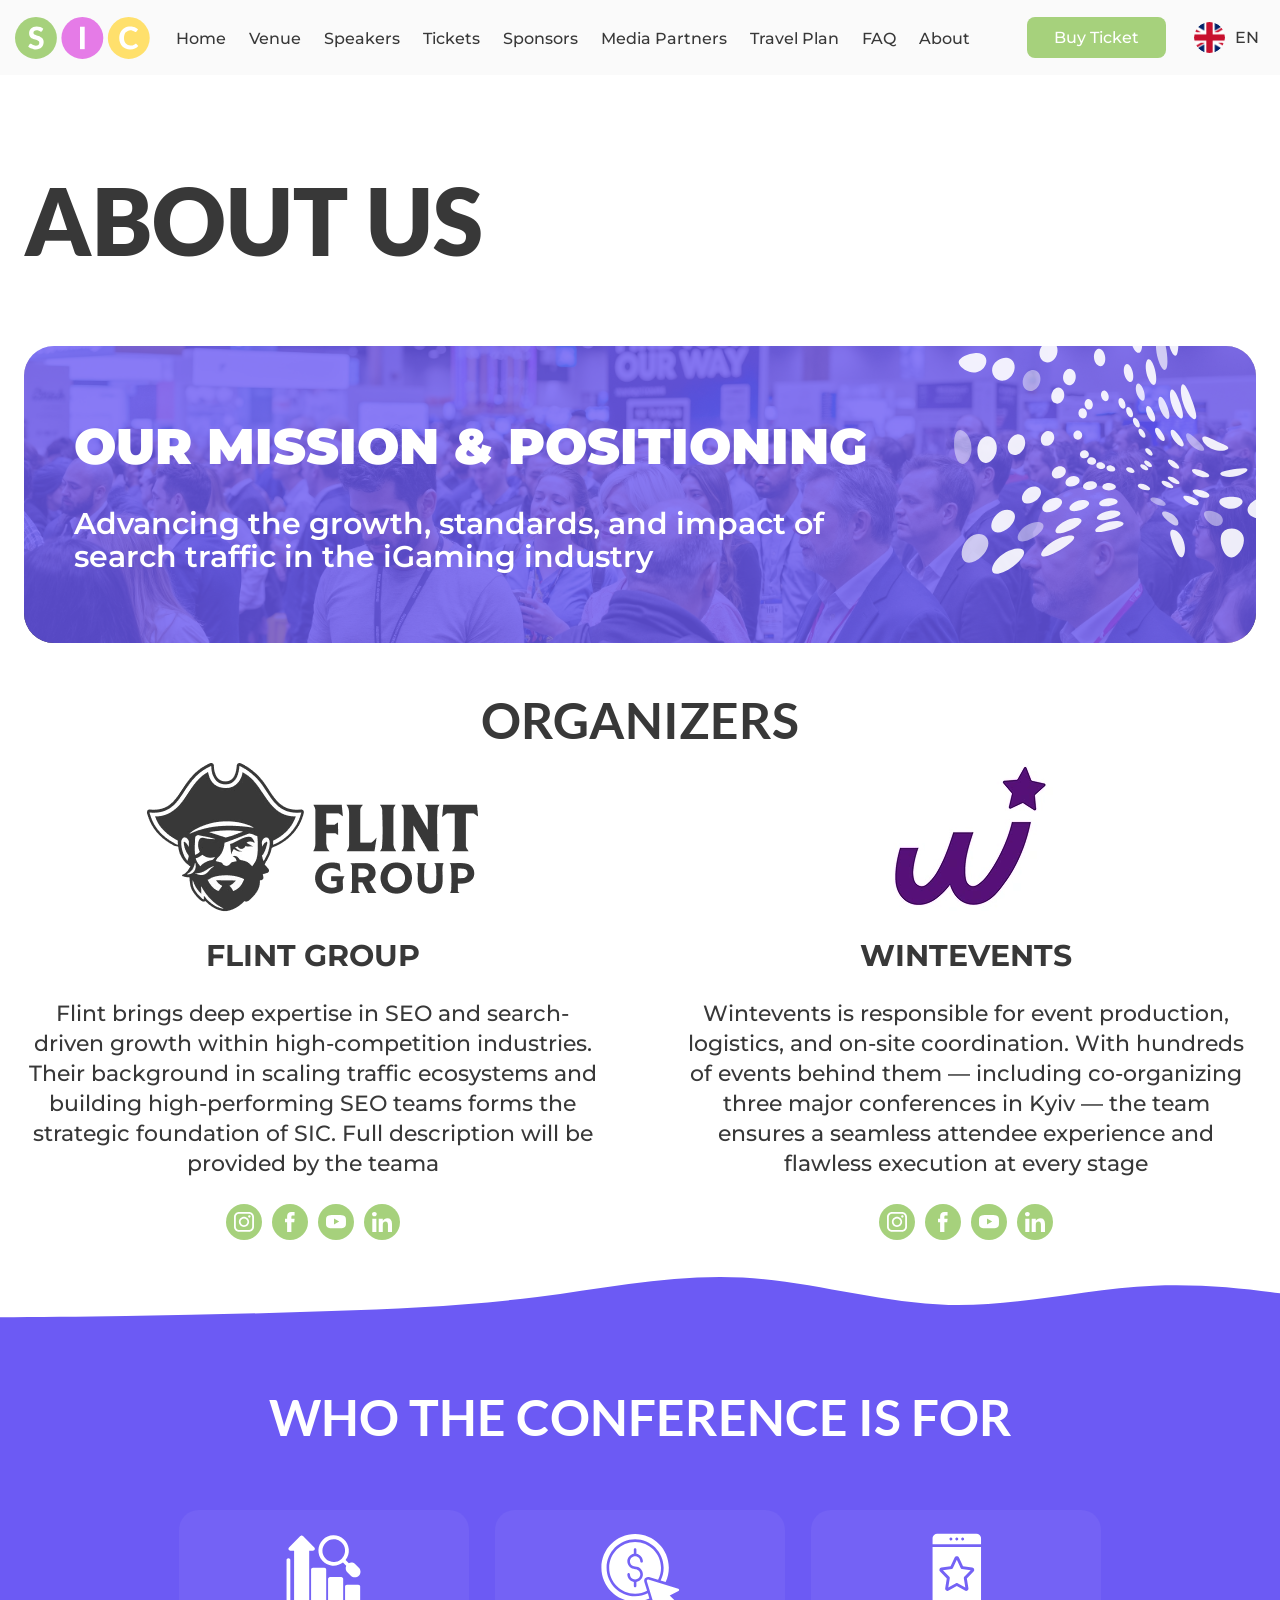
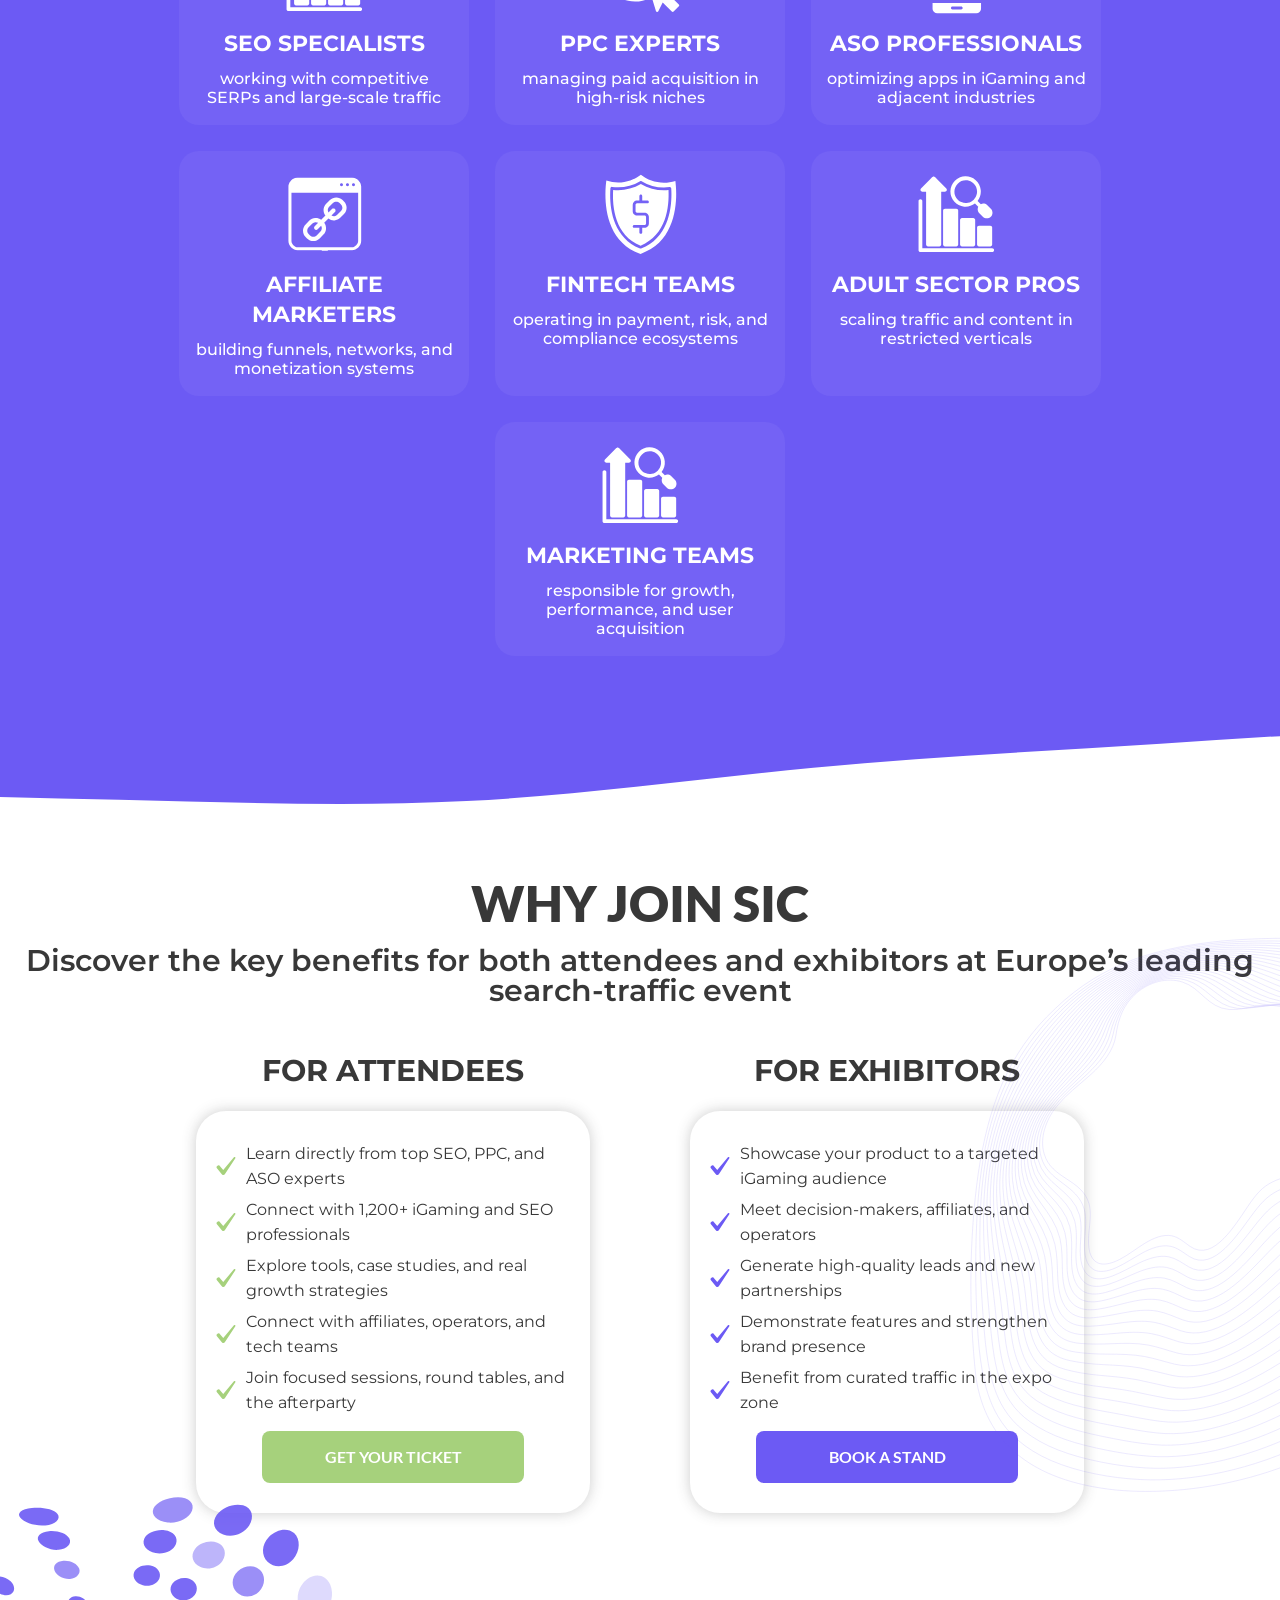
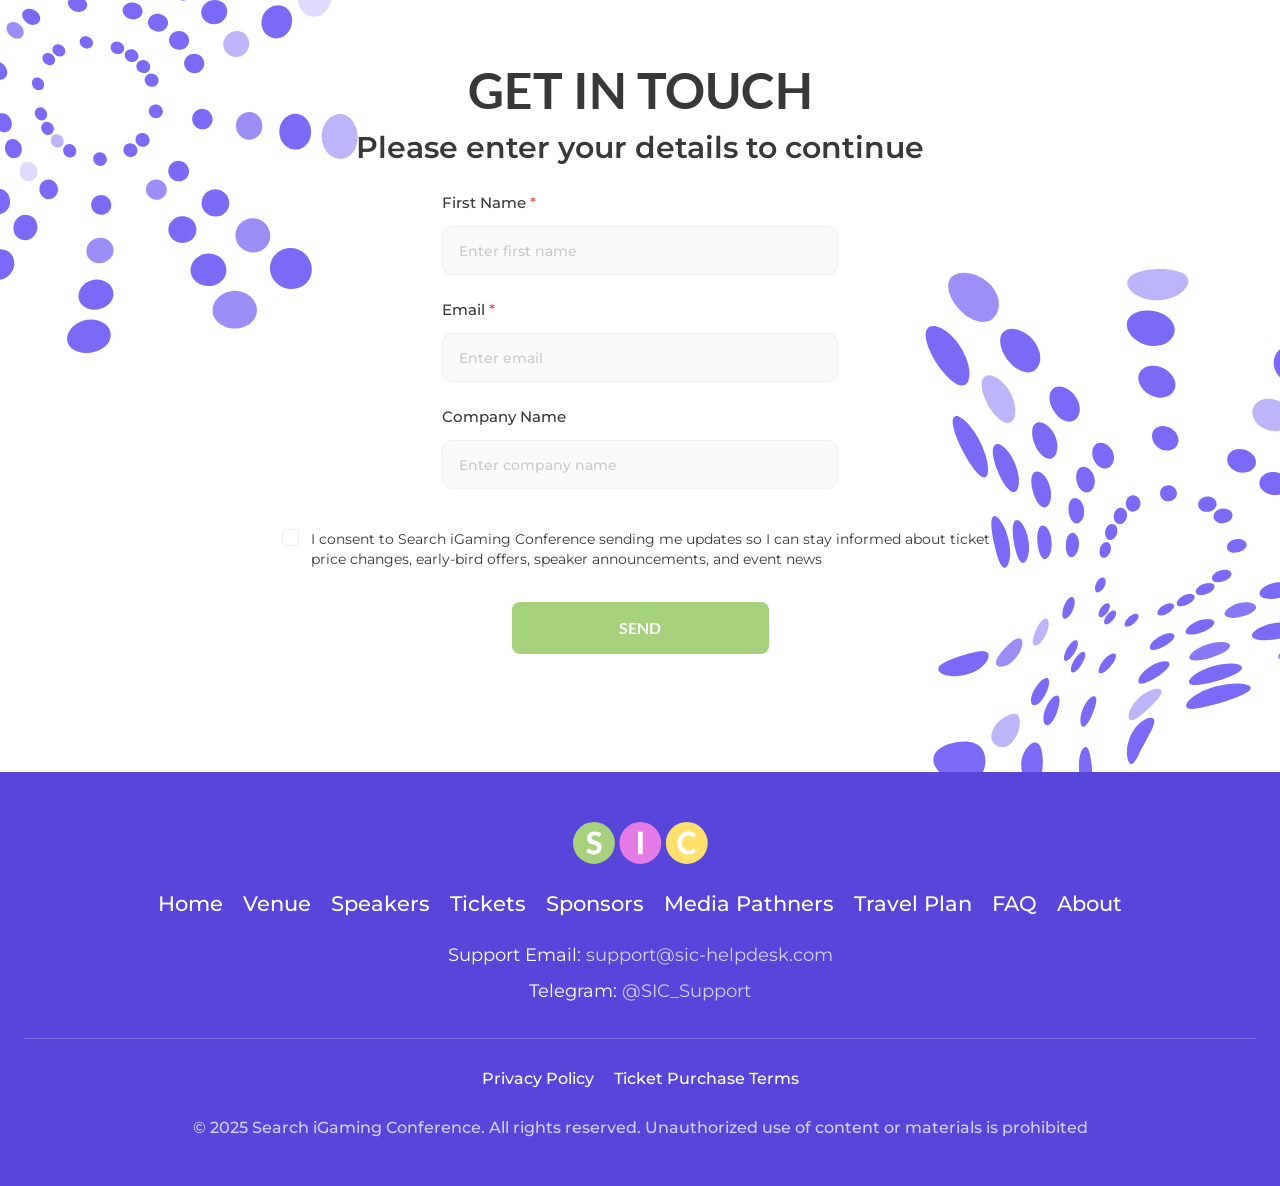
<file: about-us.html>
<!DOCTYPE html>
<html lang="en">

<head>
    <title>About Us - Conference-SIC</title>
    <meta charset="UTF-8">
    <meta name="keywords" content="">
    <meta name="description" content="">
    <meta name="viewport" content="width=device-width, initial-scale=1.0">
    <link href="css/style.css" rel="stylesheet">
    <link href="css/swiper-bundle.min.css" rel="stylesheet">
</head>

<body>
    <div class="page-content">
        <header class="top-line" id="main-bar">
            <div class="full-size">
                <a href="/" class="brand">
                    <img src="img/logo.svg" alt="">
                </a>
        
                <a href="" class="btn register mobileBtn">Buy Ticket</a>
                <div class="ml-auto">
                    <div class="overlap">
                        <ul id="menu-home-en" class="menu">
                            <li class="menu-item" bis_skin_checked="1">
                                <a href="/">Home</a>
                            </li>
                            <li class="menu-item" bis_skin_checked="1">
                                <a href="venue.html">Venue</a>
                            </li>
                            <li class="menu-item" bis_skin_checked="1">
                                <a href="speakers.html">Speakers</a>
                            </li>
                            <li class="menu-item" bis_skin_checked="1">
                                <a href="ticket.html">Tickets</a>
                            </li>
                            <li class="menu-item" bis_skin_checked="1">
                                <a href="sponsors.html">Sponsors</a>
                            </li>
                            <li class="menu-item" bis_skin_checked="1">
                                <a href="media-parthners.html">Media Partners</a>
                            </li>
                            <li class="menu-item" bis_skin_checked="1">
                                <a href="travel-plan.html">Travel Plan</a>
                            </li>
                            <li class="menu-item" bis_skin_checked="1">
                                <a href="faq.html">FAQ</a>
                            </li>
                            <li class="menu-item" bis_skin_checked="1">
                                <a href="about-us.html">About</a>
                            </li>
                        </ul>
                        <a href="ticket.html" class="btn register deskBtn">Buy Ticket</a>
        
                        <div class="scroll-is">
                            <div class="languages">
                                <span class="locale-but" id="option-choice"><img src="img/flag.svg" alt="flag">EN</span>
                                <ul>
                                    <li class="active"><a href="#"><img src="img/flag1.svg" alt="flag">UA</a></li>
                                </ul>
                            </div>
                        </div>
                    </div>
                    <div role="navigation" id="menu-toggle">
                        <div id="hamburger">
                            <span class="trait"></span>
                            <span class="trait"></span>
                            <span class="trait"></span>
                        </div>
                    </div>
                </div>
            </div>
        </header>
        <div class="primary-area">

            <section class="about-section">
                <div class="container">
                    <h1 class="mainTitle">About Us</h1>

                    <div class="bannerWrapper">
                        <img src="img/about-banner.webp" alt="banner" class="bannerImage">
                        <div class="bannerInner">
                            <div class="banner-title">Our Mission &amp; Positioning</div>
                            <p>
                                Advancing the growth, standards, and impact of search traffic in the iGaming industry
                            </p>
                        </div>
                    </div>
                </div>
            </section>

            <section class="organizers-section">
                <div class="container">
                    <h2 class="bigTitle">Organizers</h2>

                    <div class="organizers-grid">
                        <div class="teamBlock">
                            <img src="img/organizer-1.webp" alt="">
                            <div class="teamName">
                                Flint Group
                            </div>
                            <div class="description">
                                Flint brings deep expertise in SEO and search-driven growth within high-competition industries. Their background in
                                scaling traffic ecosystems and building high-performing SEO teams forms the strategic foundation of SIC. Full
                                description will be provided by the teama
                            </div>
                            <div class="socialsBlock">
                                <a href="#" target="_blank" title="Instagram">
                                    <img src="img/ico-instagram.svg" alt="Instagram">
                                </a>
                                <a href="#" target="_blank" title="Facebook">
                                    <img src="img/ico-facebook.svg" alt="Facebook">
                                </a>
                                <a href="#" target="_blank" title="YouTube">
                                    <img src="img/ico-youtube.svg" alt="YouTube">
                                </a>
                                <a href="#" target="_blank" title="LinkedIn">
                                    <img src="img/ico-linked.svg" alt="LinkedIn">
                                </a>
                            </div>
                        </div>
                        <div class="teamBlock">
                            <img src="img/organizer-2.webp" alt="">
                            <div class="teamName">
                                wintevents
                            </div>
                            <div class="description">
                                Wintevents is responsible for event production, logistics, and on-site coordination. With hundreds of events behind them
                                — including co-organizing three major conferences in Kyiv — the team ensures a seamless attendee experience and flawless
                                execution at every stage
                            </div>
                            <div class="socialsBlock">
                                <a href="#" target="_blank" title="Instagram">
                                    <img src="img/ico-instagram.svg" alt="Instagram">
                                </a>
                                <a href="#" target="_blank" title="Facebook">
                                    <img src="img/ico-facebook.svg" alt="Facebook">
                                </a>
                                <a href="#" target="_blank" title="YouTube">
                                    <img src="img/ico-youtube.svg" alt="YouTube">
                                </a>
                                <a href="#" target="_blank" title="LinkedIn">
                                    <img src="img/ico-linked.svg" alt="LinkedIn">
                                </a>
                            </div>
                        </div>
                    </div>
                </div>
            </section>

            <section class="conferenceBlock">
                <div class="container">
                    <h2 class="bigTitle">Who the Conference Is For</h2>
                    <div class="conferenceList">
                        <div class="conferenceItem">
                            <img src="img/ico-conf-1.svg" alt="ico-conf">
                            <div class="itemTitle">SEO Specialists</div>
                            <div class="itemText">working with competitive SERPs and large-scale traffic</div>
                        </div>
                        <div class="conferenceItem">
                            <img src="img/ico-conf-2.svg" alt="">
                            <div class="itemTitle">PPC Experts</div>
                            <div class="itemText">managing paid acquisition
                                in high-risk niches</div>
                        </div>
                        <div class="conferenceItem">
                            <img src="img/ico-conf-3.svg" alt="">
                            <div class="itemTitle">ASO Professionals</div>
                            <div class="itemText">optimizing apps in iGaming
                                and adjacent industries</div>
                        </div>
                        <div class="conferenceItem">
                            <img src="img/ico-conf-4.svg" alt="">
                            <div class="itemTitle">Affiliate Marketers</div>
                            <div class="itemText">building funnels, networks,
                                and monetization systems</div>
                        </div>
                        <div class="conferenceItem">
                            <img src="img/ico-conf-5.svg" alt="">
                            <div class="itemTitle">Fintech Teams</div>
                            <div class="itemText">operating in payment, risk,
                                and compliance ecosystems</div>
                        </div>
                        <div class="conferenceItem">
                            <img src="img/ico-conf-1.svg" alt="">
                            <div class="itemTitle">Adult Sector Pros</div>
                            <div class="itemText">scaling traffic and content
                                in restricted verticals</div>
                        </div>
                        <div class="conferenceItem">
                            <img src="img/ico-conf-1.svg" alt="">
                            <div class="itemTitle">Marketing Teams</div>
                            <div class="itemText">responsible for growth, performance, and user acquisition</div>
                        </div>
                    </div>
                </div>
            </section>

            <section class="joinBlock">
                <div class="container">
                    <h2 class="bigTitle">Why Join SIC</h2>
                    <div class="joinDescr">
                        Discover the key benefits for both attendees and exhibitors at Europe’s leading search-traffic event
                    </div>
                    <div class="joinWrapper">
                        <div class="joinInner">
                            <div class="joinTitle">For Attendees</div>
                            <div class="joinItem">
                                <ul class="joinList">
                                    <li><img src="img/check-green.svg" alt="check">Learn directly from top SEO, PPC, and ASO experts</li>
                                    <li><img src="img/check-green.svg" alt="check">Connect with 1,200+ iGaming and SEO professionals</li>
                                    <li><img src="img/check-green.svg" alt="check">Explore tools, case studies, and real growth strategies</li>
                                    <li><img src="img/check-green.svg" alt="check">Connect with affiliates, operators, and tech teams</li>
                                    <li><img src="img/check-green.svg" alt="check">Join focused sessions, round tables, and the afterparty</li>
                                </ul>
                                <a class="button bg-green" href="#">Get Your Ticket</a>
                            </div>
                        </div>
                        <div class="joinInner">
                            <div class="joinTitle">For Exhibitors</div>
                            <div class="joinItem">
                                <ul class="joinList">
                                    <li><img src="img/check-purple.svg" alt="check">Showcase your product to a targeted iGaming audience</li>
                                    <li><img src="img/check-purple.svg" alt="check">Meet decision-makers, affiliates, and operators</li>
                                    <li><img src="img/check-purple.svg" alt="check">Generate high-quality leads and new partnerships</li>
                                    <li><img src="img/check-purple.svg" alt="check">Demonstrate features and strengthen brand presence</li>
                                    <li><img src="img/check-purple.svg" alt="check">Benefit from curated traffic in the expo zone</li>
                                </ul>
                                <a class="button bg-purple" href="#">Book a stand</a>
                            </div>
                        </div>
                    </div>
                </div>
            </section>

            <section class="contactForm">
                <div class="container">
                    <h2 class="bigTitle">Get in Touch</h2>
                    <div class="subtitle">Please enter your details to continue</div>
                    <div class="formWrapper">
                        <form id="signupForm" class="formBlock" novalidate>
                            <div class="formField">
                                <label for="firstName">
                                    First Name <span class="required">*</span>
                                </label>
                                <input id="firstName" name="firstName" type="text" placeholder="Enter first name" required>
                                <div class="error" id="firstNameError"></div>
                            </div>
                            <div class="formField">
                                <label for="email">
                                    Email <span class="required">*</span>
                                </label>
                                <input id="email" name="email" type="email" placeholder="Enter email" required>
                                <div class="error" id="emailError"></div>
                            </div>
                            <div class="formField">
                                <label for="company">Company Name</label>
                                <input id="company" name="company" type="text" placeholder="Enter company name">
                            </div>
                            <div class="consent">
                                <input id="consent" name="consent" type="checkbox">
                                <p>
                                    <label for="consent">
                                        I consent to Search iGaming Conference sending me updates so I can stay informed about ticket price
                                        changes, early-bird offers, speaker announcements, and event news
                                    </label>
                                </p>
                            </div>
                            <div class="actions">
                                <button class="button bg-green" type="submit">SEND</button>
                            </div>
                            <div id="formMessage" class="success"></div>
                        </form>
                    </div>
                </div>
            </section>

        </div>
        <footer class="base-bottom">
            <div class="container">
                <div class="foot">
                    <div class="symbol">
                        <img src="img/logo.svg" alt="logo">
                    </div>
                    <ul class="end-navigation">
                        <li><a href="/">Home</a></li>
                        <li><a href="venue.html">Venue</a></li>
                        <li><a href="speakers.html">Speakers</a></li>
                        <li><a href="ticket.html">Tickets</a></li>
                        <li><a href="sponsors.html">Sponsors</a></li>
                        <li><a href="media-parthners.html">Media Pathners</a></li>
                        <li><a href="travel-plan.html">Travel Plan</a></li>
                        <li><a href="faq.html">FAQ</a></li>
                        <li><a href="about-us.html">About</a></li>
                    </ul>
                    <div class="contacts">
                        <p>Support Email: <a href="mailto:support@sic-helpdesk.com">support@sic-helpdesk.com</a></p>
                        <p>Telegram: <a href="https://t.me/SIC_Support">@SIC_Support</a></p>
                    </div>
                    <div class="footBottom">
                        <div class="footMenu">
                            <a href="privacy-policy.html">Privacy Policy</a>
                            <a href="/">Ticket Purchase Terms</a>
                        </div>
                        <div class="copyright">© 2025 Search iGaming Conference. All rights reserved. Unauthorized use of
                            content or
                            materials is prohibited</div>
                    </div>
                </div>
            </div>
        </footer>
    </div>

    <script src="js/jquery.min.js"></script>
    <script src="js/main.js"></script>
    <script src="js/swiper-bundle.min.js"></script>
</body>

</html>
</file>
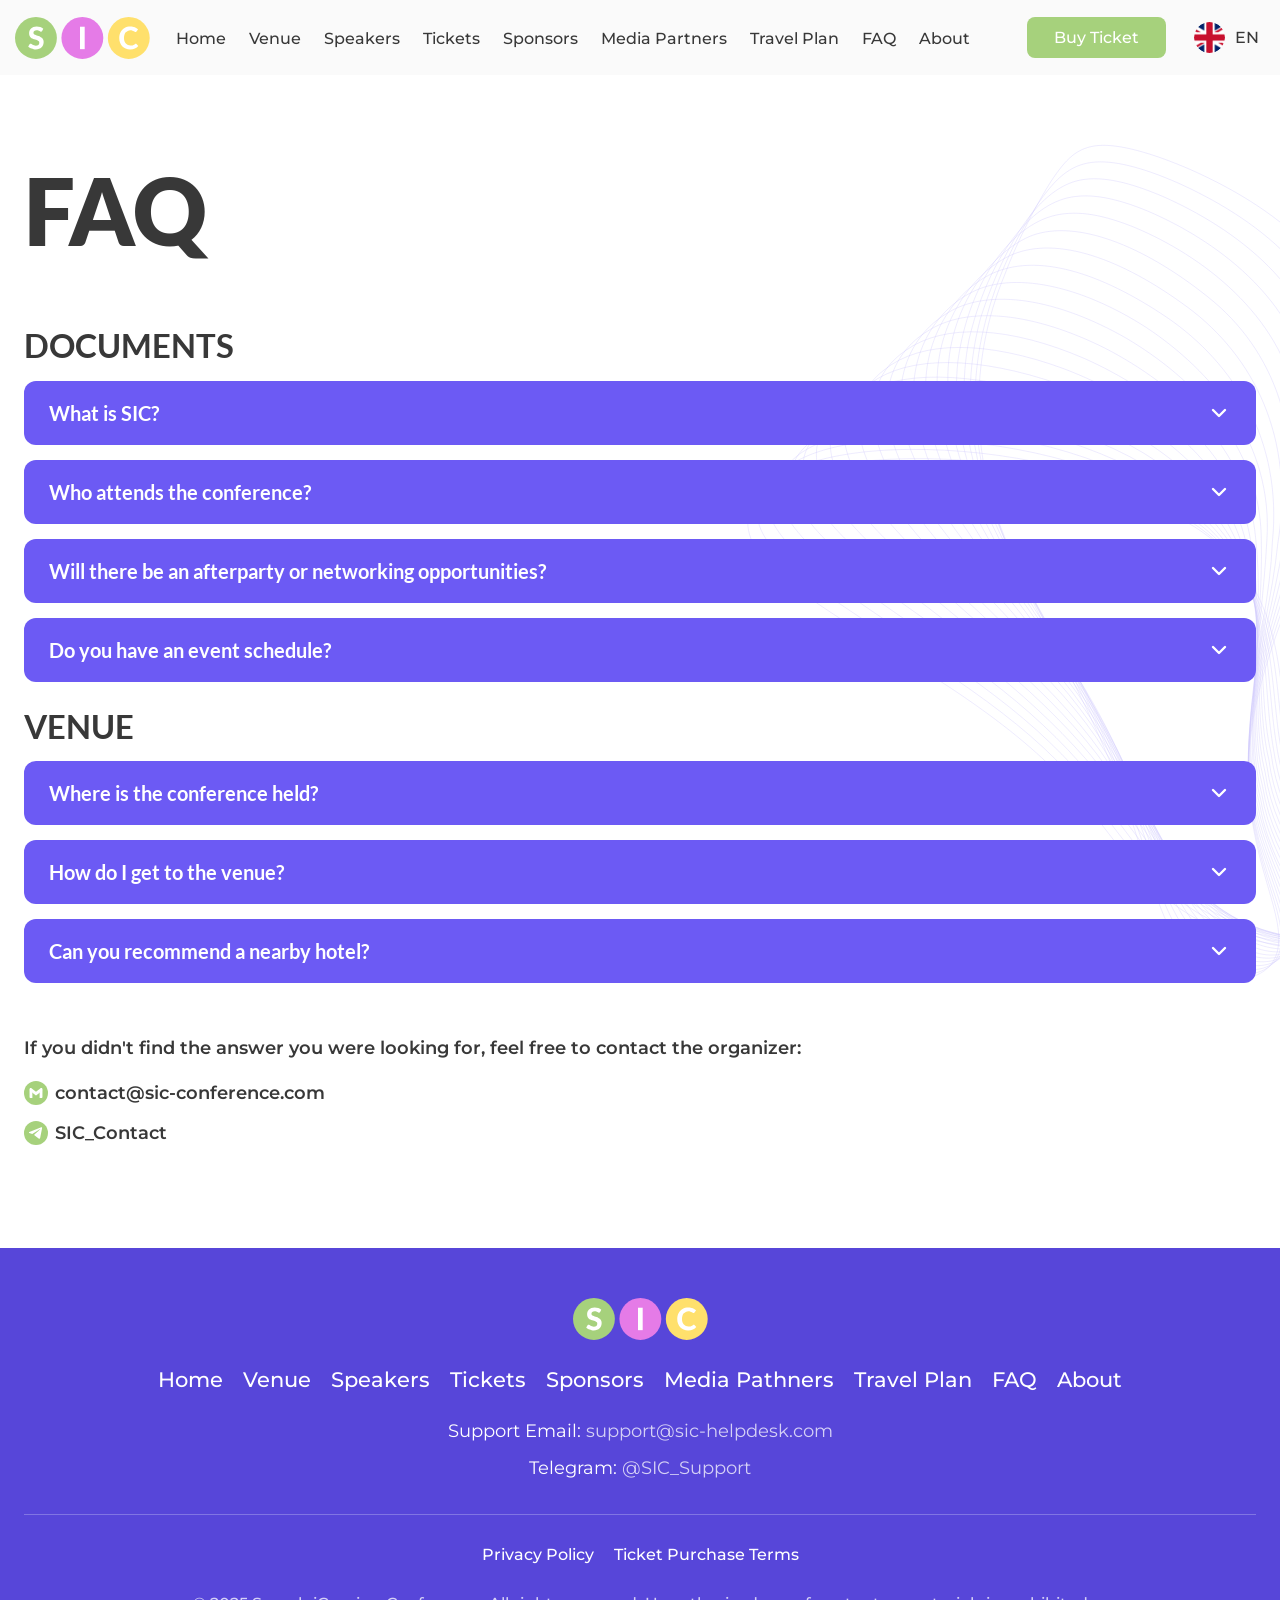
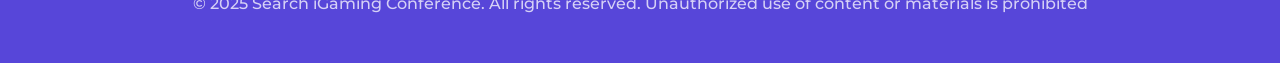
<file: faq.html>
<!DOCTYPE html>
<html lang="en">

<head>
    <title>FAQ - Conference-SIC</title>
    <meta charset="UTF-8">
    <meta name="keywords" content="">
    <meta name="description" content="">
    <meta name="viewport" content="width=device-width, initial-scale=1.0">
    <link href="css/style.css" rel="stylesheet">
    <link href="css/swiper-bundle.min.css" rel="stylesheet">
</head>

<body>
    <div class="page-content">
        <header class="top-line" id="main-bar">
            <div class="full-size">
                <a href="/" class="brand">
                    <img src="img/logo.svg" alt="">
                </a>
        
                <a href="" class="btn register mobileBtn">Buy Ticket</a>
                <div class="ml-auto">
                    <div class="overlap">
                        <ul id="menu-home-en" class="menu">
                            <li class="menu-item" bis_skin_checked="1">
                                <a href="/">Home</a>
                            </li>
                            <li class="menu-item" bis_skin_checked="1">
                                <a href="venue.html">Venue</a>
                            </li>
                            <li class="menu-item" bis_skin_checked="1">
                                <a href="speakers.html">Speakers</a>
                            </li>
                            <li class="menu-item" bis_skin_checked="1">
                                <a href="ticket.html">Tickets</a>
                            </li>
                            <li class="menu-item" bis_skin_checked="1">
                                <a href="sponsors.html">Sponsors</a>
                            </li>
                            <li class="menu-item" bis_skin_checked="1">
                                <a href="media-parthners.html">Media Partners</a>
                            </li>
                            <li class="menu-item" bis_skin_checked="1">
                                <a href="travel-plan.html">Travel Plan</a>
                            </li>
                            <li class="menu-item" bis_skin_checked="1">
                                <a href="faq.html">FAQ</a>
                            </li>
                            <li class="menu-item" bis_skin_checked="1">
                                <a href="about-us.html">About</a>
                            </li>
                        </ul>
                        <a href="ticket.html" class="btn register deskBtn">Buy Ticket</a>
        
                        <div class="scroll-is">
                            <div class="languages">
                                <span class="locale-but" id="option-choice"><img src="img/flag.svg" alt="flag">EN</span>
                                <ul>
                                    <li class="active"><a href="#"><img src="img/flag1.svg" alt="flag">UA</a></li>
                                </ul>
                            </div>
                        </div>
                    </div>
                    <div role="navigation" id="menu-toggle">
                        <div id="hamburger">
                            <span class="trait"></span>
                            <span class="trait"></span>
                            <span class="trait"></span>
                        </div>
                    </div>
                </div>
            </div>
        </header>
        <div class="primary-area">
            <section class="faq-section">
                <div class="container">
                    <h1 class="mainTitle">FAQ</h1>

                    <div class="faq-content">
                        <div class="faq-category">
                            <h2 class="faq-category-title">DOCUMENTS</h2>
                            <div class="faq-items">
                                <div class="faq-item">
                                    <button class="faq-question" type="button">
                                        <span>What is SIC?</span>
                                        <span class="faq-icon">
                                            <svg width="20" height="20" viewBox="0 0 20 20" fill="none" xmlns="http://www.w3.org/2000/svg">
                                                <path d="M5 7.5L10 12.5L15 7.5" stroke="currentColor" stroke-width="2" stroke-linecap="round" stroke-linejoin="round"/>
                                            </svg>
                                        </span>
                                    </button>
                                    <div class="faq-answer">
                                        <p>SIC (Search iGaming Conference) is a premier conference focused on SEO, traffic, content monetization, and affiliate strategies for the iGaming industry.</p>
                                    </div>
                                </div>

                                <div class="faq-item">
                                    <button class="faq-question" type="button">
                                        <span>Who attends the conference?</span>
                                        <span class="faq-icon">
                                            <svg width="20" height="20" viewBox="0 0 20 20" fill="none" xmlns="http://www.w3.org/2000/svg">
                                                <path d="M5 7.5L10 12.5L15 7.5" stroke="currentColor" stroke-width="2" stroke-linecap="round" stroke-linejoin="round"/>
                                            </svg>
                                        </span>
                                    </button>
                                    <div class="faq-answer">
                                        <p>The conference attracts over 1,200+ iGaming &amp; SEO professionals, including marketers, affiliate managers, content creators, and industry leaders.</p>
                                    </div>
                                </div>

                                <div class="faq-item">
                                    <button class="faq-question" type="button">
                                        <span>Will there be an afterparty or networking opportunities?</span>
                                        <span class="faq-icon">
                                            <svg width="20" height="20" viewBox="0 0 20 20" fill="none" xmlns="http://www.w3.org/2000/svg">
                                                <path d="M5 7.5L10 12.5L15 7.5" stroke="currentColor" stroke-width="2" stroke-linecap="round" stroke-linejoin="round"/>
                                            </svg>
                                        </span>
                                    </button>
                                    <div class="faq-answer">
                                        <p>Yes! The conference includes networking events and an afterparty where attendees can connect, share ideas, and build valuable business relationships.</p>
                                    </div>
                                </div>

                                <div class="faq-item">
                                    <button class="faq-question" type="button">
                                        <span>Do you have an event schedule?</span>
                                        <span class="faq-icon">
                                            <svg width="20" height="20" viewBox="0 0 20 20" fill="none" xmlns="http://www.w3.org/2000/svg">
                                                <path d="M5 7.5L10 12.5L15 7.5" stroke="currentColor" stroke-width="2" stroke-linecap="round" stroke-linejoin="round"/>
                                            </svg>
                                        </span>
                                    </button>
                                    <div class="faq-answer">
                                        <p>The detailed event schedule will be available closer to the conference date. Registered attendees will receive the schedule via email.</p>
                                    </div>
                                </div>
                            </div>
                        </div>

                        <div class="faq-category">
                            <h2 class="faq-category-title">VENUE</h2>
                            <div class="faq-items">
                                <div class="faq-item">
                                    <button class="faq-question" type="button">
                                        <span>Where is the conference held?</span>
                                        <span class="faq-icon">
                                            <svg width="20" height="20" viewBox="0 0 20 20" fill="none" xmlns="http://www.w3.org/2000/svg">
                                                <path d="M5 7.5L10 12.5L15 7.5" stroke="currentColor" stroke-width="2" stroke-linecap="round" stroke-linejoin="round"/>
                                            </svg>
                                        </span>
                                    </button>
                                    <div class="faq-answer">
                                        <p>The conference is held in Cyprus. The exact venue details will be provided to registered attendees.</p>
                                    </div>
                                </div>

                                <div class="faq-item">
                                    <button class="faq-question" type="button">
                                        <span>How do I get to the venue?</span>
                                        <span class="faq-icon">
                                            <svg width="20" height="20" viewBox="0 0 20 20" fill="none" xmlns="http://www.w3.org/2000/svg">
                                                <path d="M5 7.5L10 12.5L15 7.5" stroke="currentColor" stroke-width="2" stroke-linecap="round" stroke-linejoin="round"/>
                                            </svg>
                                        </span>
                                    </button>
                                    <div class="faq-answer">
                                        <p>Detailed transportation information, including airport transfers and local directions, will be provided in your registration confirmation email.</p>
                                    </div>
                                </div>

                                <div class="faq-item">
                                    <button class="faq-question" type="button">
                                        <span>Can you recommend a nearby hotel?</span>
                                        <span class="faq-icon">
                                            <svg width="20" height="20" viewBox="0 0 20 20" fill="none" xmlns="http://www.w3.org/2000/svg">
                                                <path d="M5 7.5L10 12.5L15 7.5" stroke="currentColor" stroke-width="2" stroke-linecap="round" stroke-linejoin="round"/>
                                            </svg>
                                        </span>
                                    </button>
                                    <div class="faq-answer">
                                        <p>We have partnered with several hotels near the venue. Check the Travel Plan section for recommended accommodations and special rates for conference attendees.</p>
                                    </div>
                                </div>
                            </div>
                        </div>
                    </div>

                    <div class="faq-contact">
                        <p class="faq-contact-text">If you didn't find the answer you were looking for, feel free to contact the organizer:</p>
                        <div class="faq-contact-items">
                            <a href="mailto:contact@sic-conference.com" class="faq-contact-item">
                                <img class="faq-contact-icon" src="img/faq-email.svg" alt="">
                                <span>contact@sic-conference.com</span>
                            </a>
                            <a href="https://t.me/SIC_Contact" class="faq-contact-item">
                                <img class="faq-contact-icon" src="img/faq-telegram.svg" alt="">
                                <span>SIC_Contact</span>
                            </a>
                        </div>
                    </div>
                </div>
            </section>
        </div>
        <footer class="base-bottom">
            <div class="container">
                <div class="foot">
                    <div class="symbol">
                        <img src="img/logo.svg" alt="logo">
                    </div>
                    <ul class="end-navigation">
                        <li><a href="/">Home</a></li>
                        <li><a href="venue.html">Venue</a></li>
                        <li><a href="speakers.html">Speakers</a></li>
                        <li><a href="ticket.html">Tickets</a></li>
                        <li><a href="sponsors.html">Sponsors</a></li>
                        <li><a href="media-parthners.html">Media Pathners</a></li>
                        <li><a href="travel-plan.html">Travel Plan</a></li>
                        <li><a href="faq.html">FAQ</a></li>
                        <li><a href="about-us.html">About</a></li>
                    </ul>
                    <div class="contacts">
                        <p>Support Email: <a href="mailto:support@sic-helpdesk.com">support@sic-helpdesk.com</a></p>
                        <p>Telegram: <a href="https://t.me/SIC_Support">@SIC_Support</a></p>
                    </div>
                    <div class="footBottom">
                        <div class="footMenu">
                            <a href="privacy-policy.html">Privacy Policy</a>
                            <a href="/">Ticket Purchase Terms</a>
                        </div>
                        <div class="copyright">© 2025 Search iGaming Conference. All rights reserved. Unauthorized use of
                            content or
                            materials is prohibited</div>
                    </div>
                </div>
            </div>
        </footer>
    </div>

    <script src="js/jquery.min.js"></script>
    <script src="js/main.js"></script>
    <script src="js/swiper-bundle.min.js"></script>
</body>

</html>
</file>
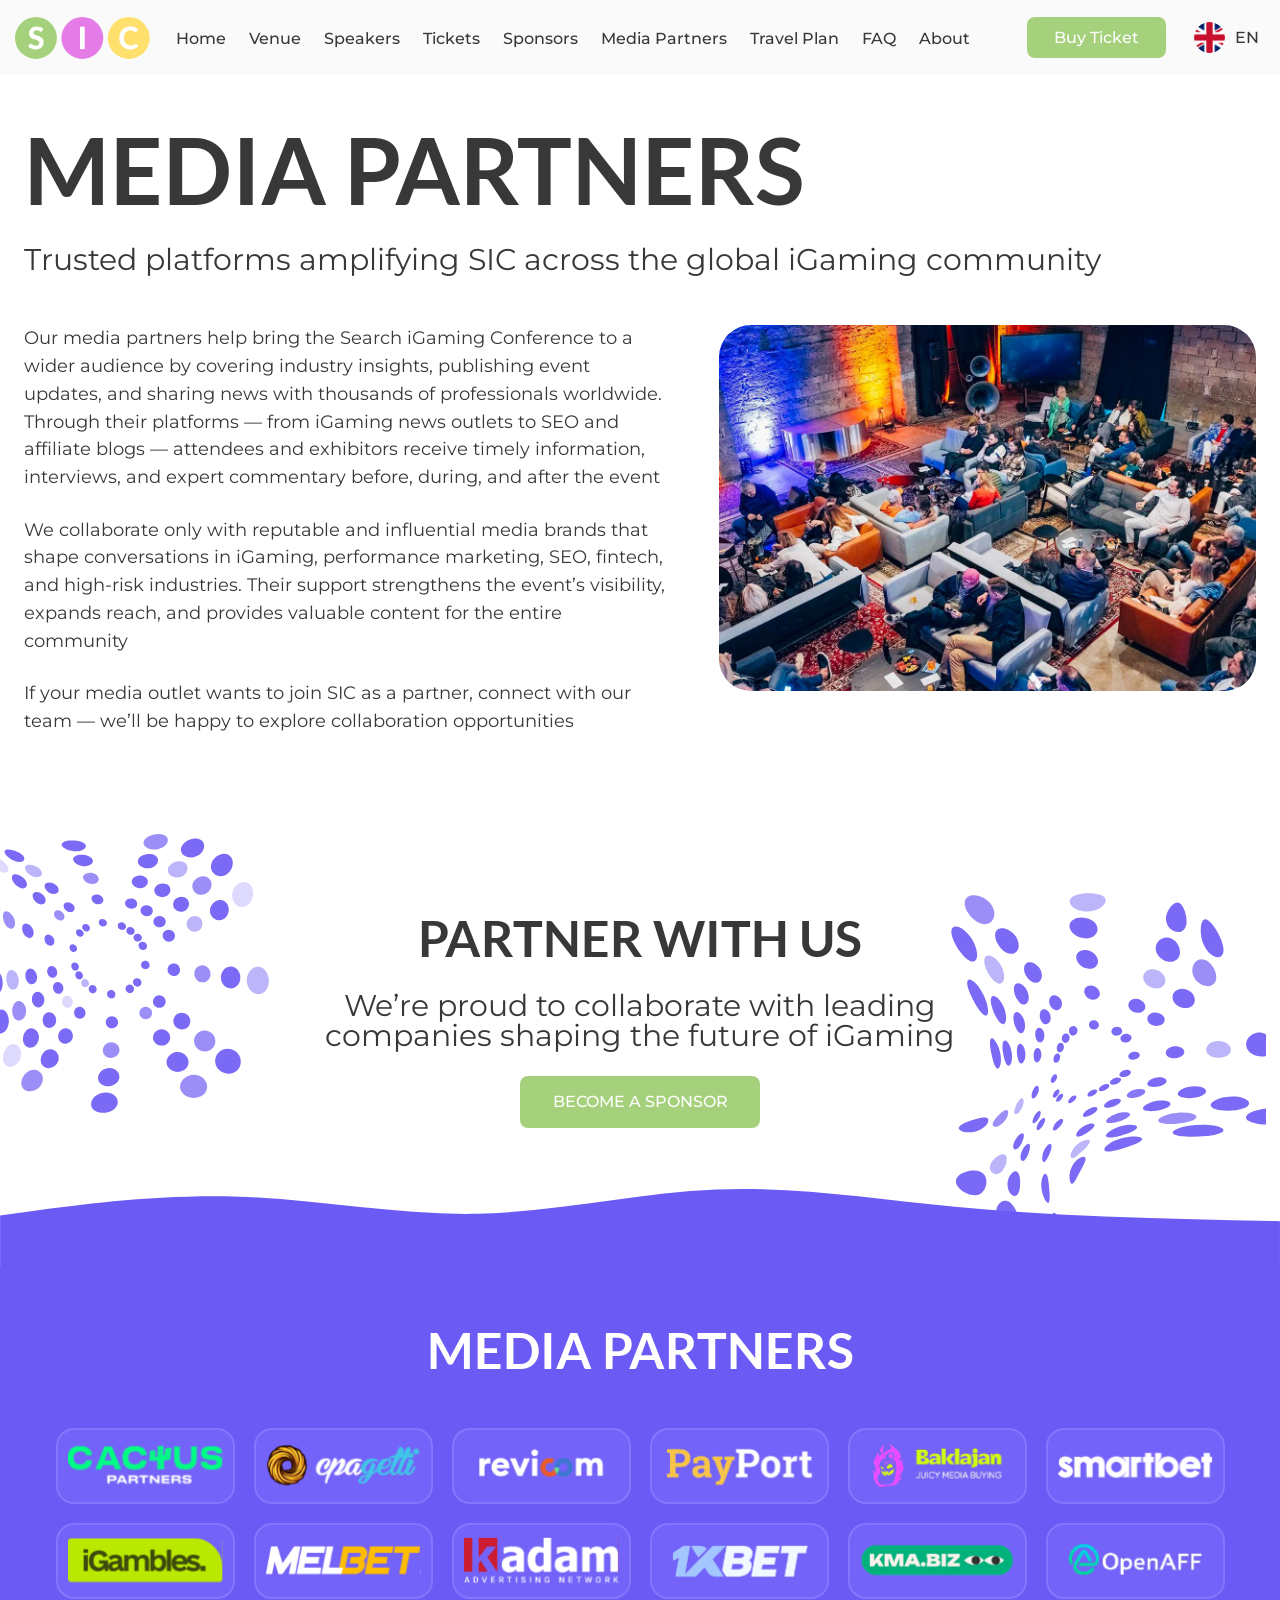
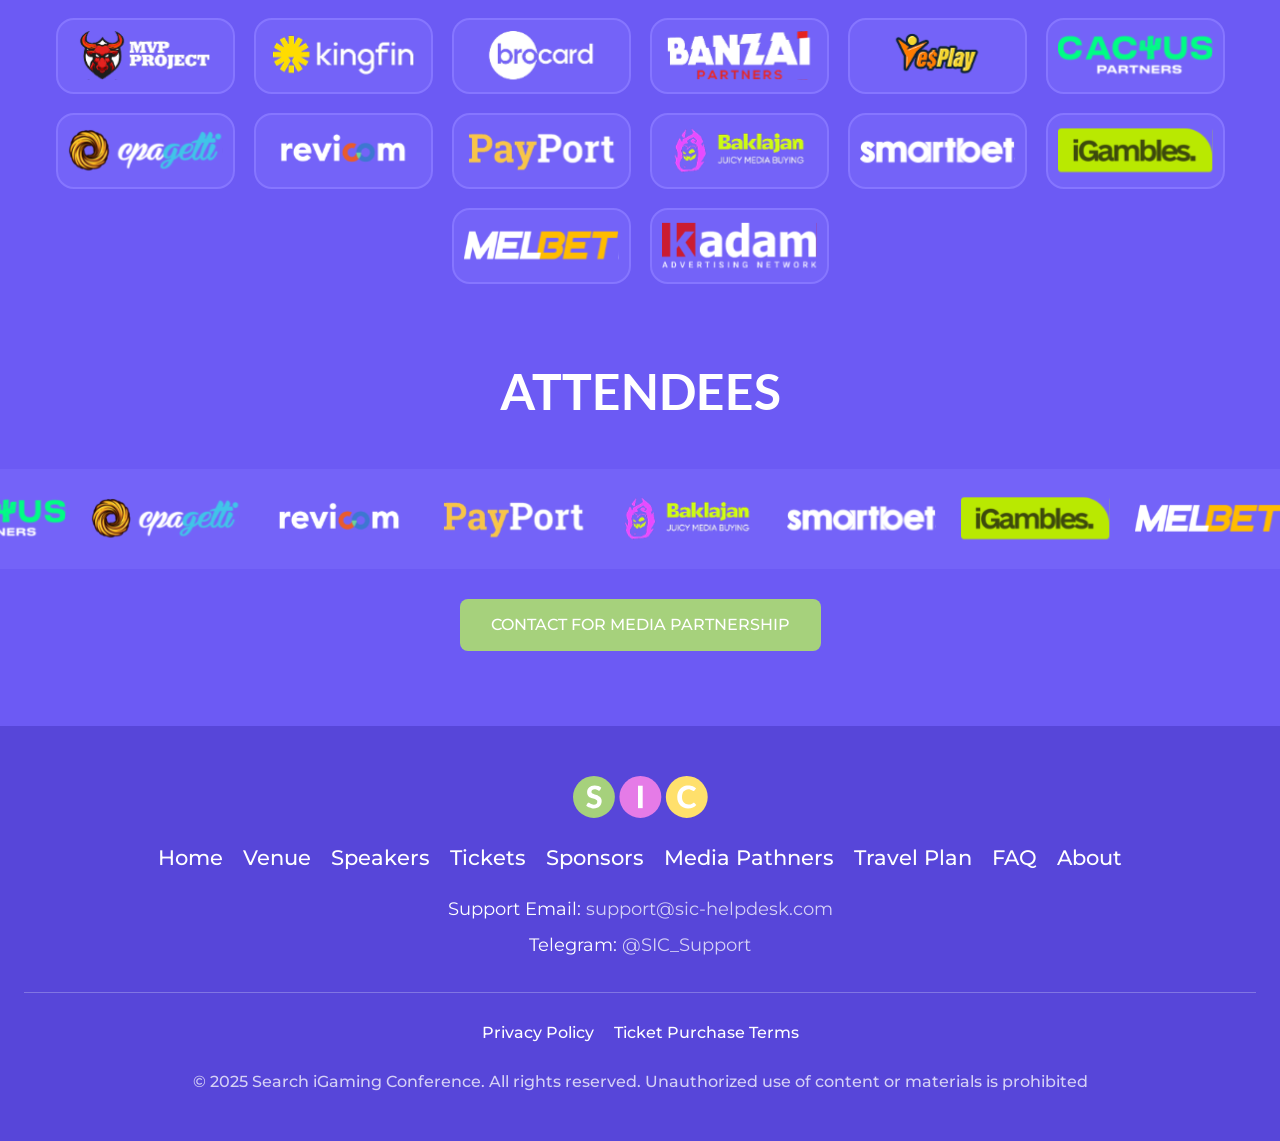
<file: media-parthners.html>
<!DOCTYPE html>
<html lang="en">

<head>
  <title>Media Parthners</title>
  <meta charset="UTF-8">
  <meta name="keywords" content="">
  <meta name="description" content="">
  <meta name="viewport" content="width=device-width, initial-scale=1.0">
  <link href="css/style.css" rel="stylesheet">
  <link href="css/swiper-bundle.min.css" rel="stylesheet">
</head>

<body>
  <div class="page-content">
    <header class="top-line" id="main-bar">
      <div class="full-size">
        <a href="/" class="brand">
          <img src="img/logo.svg" alt="">
        </a>

        <a href="" class="btn register mobileBtn">Buy Ticket</a>
        <div class="ml-auto">
          <div class="overlap">
            <ul id="menu-home-en" class="menu">
              <li class="menu-item" bis_skin_checked="1">
                <a href="/">Home</a>
              </li>
              <li class="menu-item" bis_skin_checked="1">
                <a href="venue.html">Venue</a>
              </li>
              <li class="menu-item" bis_skin_checked="1">
                <a href="speakers.html">Speakers</a>
              </li>
              <li class="menu-item" bis_skin_checked="1">
                <a href="ticket.html">Tickets</a>
              </li>
              <li class="menu-item" bis_skin_checked="1">
                <a href="sponsors.html">Sponsors</a>
              </li>
              <li class="menu-item" bis_skin_checked="1">
                <a href="media-parthners.html">Media Partners</a>
              </li>
              <li class="menu-item" bis_skin_checked="1">
                <a href="travel-plan.html">Travel Plan</a>
              </li>
              <li class="menu-item" bis_skin_checked="1">
                <a href="faq.html">FAQ</a>
              </li>
              <li class="menu-item" bis_skin_checked="1">
                <a href="about-us.html">About</a>
              </li>
            </ul>
            <a href="ticket.html" class="btn register deskBtn">Buy Ticket</a>

            <div class="scroll-is">
              <div class="languages">
                <span class="locale-but" id="option-choice"><img src="img/flag.svg" alt="flag">EN</span>
                <ul>
                  <li class="active"><a href="#"><img src="img/flag1.svg" alt="flag">UA</a></li>
                </ul>
              </div>
            </div>
          </div>
          <div role="navigation" id="menu-toggle">
            <div id="hamburger">
              <span class="trait"></span>
              <span class="trait"></span>
              <span class="trait"></span>
            </div>
          </div>
        </div>
      </div>
    </header>
    <div class="primary-area">
      <div class="container">
      <h1>Media Partners</h1>
      <div class="subTitle fullWidth">Trusted platforms amplifying SIC across the global iGaming community</div>
      </div>
      <section class="mediaSection">
        <div class="container">
          <div class="mediaWrap">
            <div class="mediaLeft">
            <p>Our media partners help bring the Search iGaming Conference to a wider audience by covering industry insights, publishing event updates, and sharing news with thousands of professionals worldwide. Through their platforms — from iGaming news outlets to SEO and affiliate blogs — attendees and exhibitors receive timely information, interviews, and expert commentary before, during, and after the event</p>
            <p>We collaborate only with reputable and influential media brands that shape conversations in iGaming, performance marketing, SEO, fintech, and high-risk industries. Their support strengthens the event’s visibility, expands reach, and provides valuable content for the entire community</p>
            <p>If your media outlet wants to join SIC as a partner, connect with our team — we’ll be happy to explore collaboration opportunities</p>
           </div>
           <div class="mediaRight">
            <img src="img/media.webp" alt="">
          </div>
          </div>
        </div>
      </section>
      <section class="contactSection">
        <div class="container">
        <div class="contactUs">
        <h2 class="bigTitle">Partner With Us</h2>
        <div class="subTitle">We’re proud to collaborate with leading companies shaping the future of iGaming</div>
        <a href="sponsors.html" class="expoBtn greenBt contBt">Become a Sponsor</a>
       </div>
       </div>
      </section>
      <section class="sponsors">
        <div class="innerContainer">
          <div class="partnersWrap">
            <div class="bigTitle">Media Partners</div>
            <div class="sponsorsGrid">
              <div class="sponsorItem">
                <img src="img/partner.svg" alt="">
              </div>
              <div class="sponsorItem">
                <img src="img/partner1.svg" alt="">
              </div>
              <div class="sponsorItem">
                <img src="img/partner2.svg" alt="">
              </div>
              <div class="sponsorItem">
                <img src="img/partner3.svg" alt="">
              </div>
              <div class="sponsorItem">
                <img src="img/partner4.svg" alt="">
              </div>
              <div class="sponsorItem">
                <img src="img/partner5.svg" alt="">
              </div>
              <div class="sponsorItem">
                <img src="img/partner6.svg" alt="">
              </div>
              <div class="sponsorItem">
                <img src="img/partner7.svg" alt="">
              </div>
              <div class="sponsorItem">
                <img src="img/partner8.svg" alt="">
              </div>
              <div class="sponsorItem">
                <img src="img/partner9.svg" alt="">
              </div>
              <div class="sponsorItem">
                <img src="img/partner10.svg" alt="">
              </div>
              <div class="sponsorItem">
                <img src="img/partner11.svg" alt="">
              </div>
              <div class="sponsorItem">
                <img src="img/partner12.svg" alt="">
              </div>
              <div class="sponsorItem">
                <img src="img/partner13.svg" alt="">
              </div>
              <div class="sponsorItem">
                <img src="img/partner14.svg" alt="">
              </div>
              <div class="sponsorItem">
                <img src="img/partner15.svg" alt="">
              </div>
              <div class="sponsorItem">
                <img src="img/partner16.svg" alt="">
              </div>
              <div class="sponsorItem">
                <img src="img/partner.svg" alt="">
              </div>
              <div class="sponsorItem">
                <img src="img/partner1.svg" alt="">
              </div>
              <div class="sponsorItem">
                <img src="img/partner2.svg" alt="">
              </div>
              <div class="sponsorItem">
                <img src="img/partner3.svg" alt="">
              </div>
              <div class="sponsorItem">
                <img src="img/partner4.svg" alt="">
              </div>
              <div class="sponsorItem">
                <img src="img/partner5.svg" alt="">
              </div>
              <div class="sponsorItem">
                <img src="img/partner6.svg" alt="">
              </div>
              <div class="sponsorItem">
                <img src="img/partner7.svg" alt="">
              </div>
              <div class="sponsorItem">
                <img src="img/partner8.svg" alt="">
              </div>
            </div>
          </div>
        </div>
      
        <div class="attendeesWrap">
          <div class="bigTitle">Attendees</div>
          <div class="partnersMarquee">
            <div class="marqueeWrapper">
              <div class="marqueeContent">
                <img src="img/partner.svg" alt="">
                <img src="img/partner1.svg" alt="">
                <img src="img/partner2.svg" alt="">
                <img src="img/partner3.svg" alt="">
                <img src="img/partner4.svg" alt="">
                <img src="img/partner5.svg" alt="">
                <img src="img/partner6.svg" alt="">
                <img src="img/partner7.svg" alt="">
                <img src="img/partner8.svg" alt="">
                <img src="img/partner9.svg" alt="">
              </div>
            </div>
          </div>
        </div>
          <a href="sponsors.html" class="expoBtn greenBt thickBtn">Contact for Media Partnership</a>
      </section>

    </div>
    <footer class="base-bottom">
      <div class="container">
        <div class="foot">
          <div class="symbol">
            <img src="img/logo.svg" alt="logo">
          </div>
          <ul class="end-navigation">
            <li><a href="/">Home</a></li>
            <li><a href="venue.html">Venue</a></li>
            <li><a href="speakers.html">Speakers</a></li>
            <li><a href="ticket.html">Tickets</a></li>
            <li><a href="sponsors.html">Sponsors</a></li>
            <li><a href="media-parthners.html">Media Pathners</a></li>
            <li><a href="travel-plan.html">Travel Plan</a></li>
            <li><a href="faq.html">FAQ</a></li>
            <li><a href="about-us.html">About</a></li>
          </ul>
          <div class="contacts">
            <p>Support Email: <a href="mailto:support@sic-helpdesk.com">support@sic-helpdesk.com</a></p>
            <p>Telegram: <a href="https://t.me/SIC_Support">@SIC_Support</a></p>
          </div>
          <div class="footBottom">
            <div class="footMenu">
              <a href="privacy-policy.html">Privacy Policy</a>
              <a href="/">Ticket Purchase Terms</a>
            </div>
            <div class="copyright">© 2025 Search iGaming Conference. All rights reserved. Unauthorized use of content or
              materials is prohibited</div>
          </div>
        </div>
      </div>
    </footer>
  </div>

  <script src="js/jquery.min.js"></script>
  <script src="js/main.js"></script>
  <script src="js/swiper-bundle.min.js"></script>
</body>

</html>
</file>
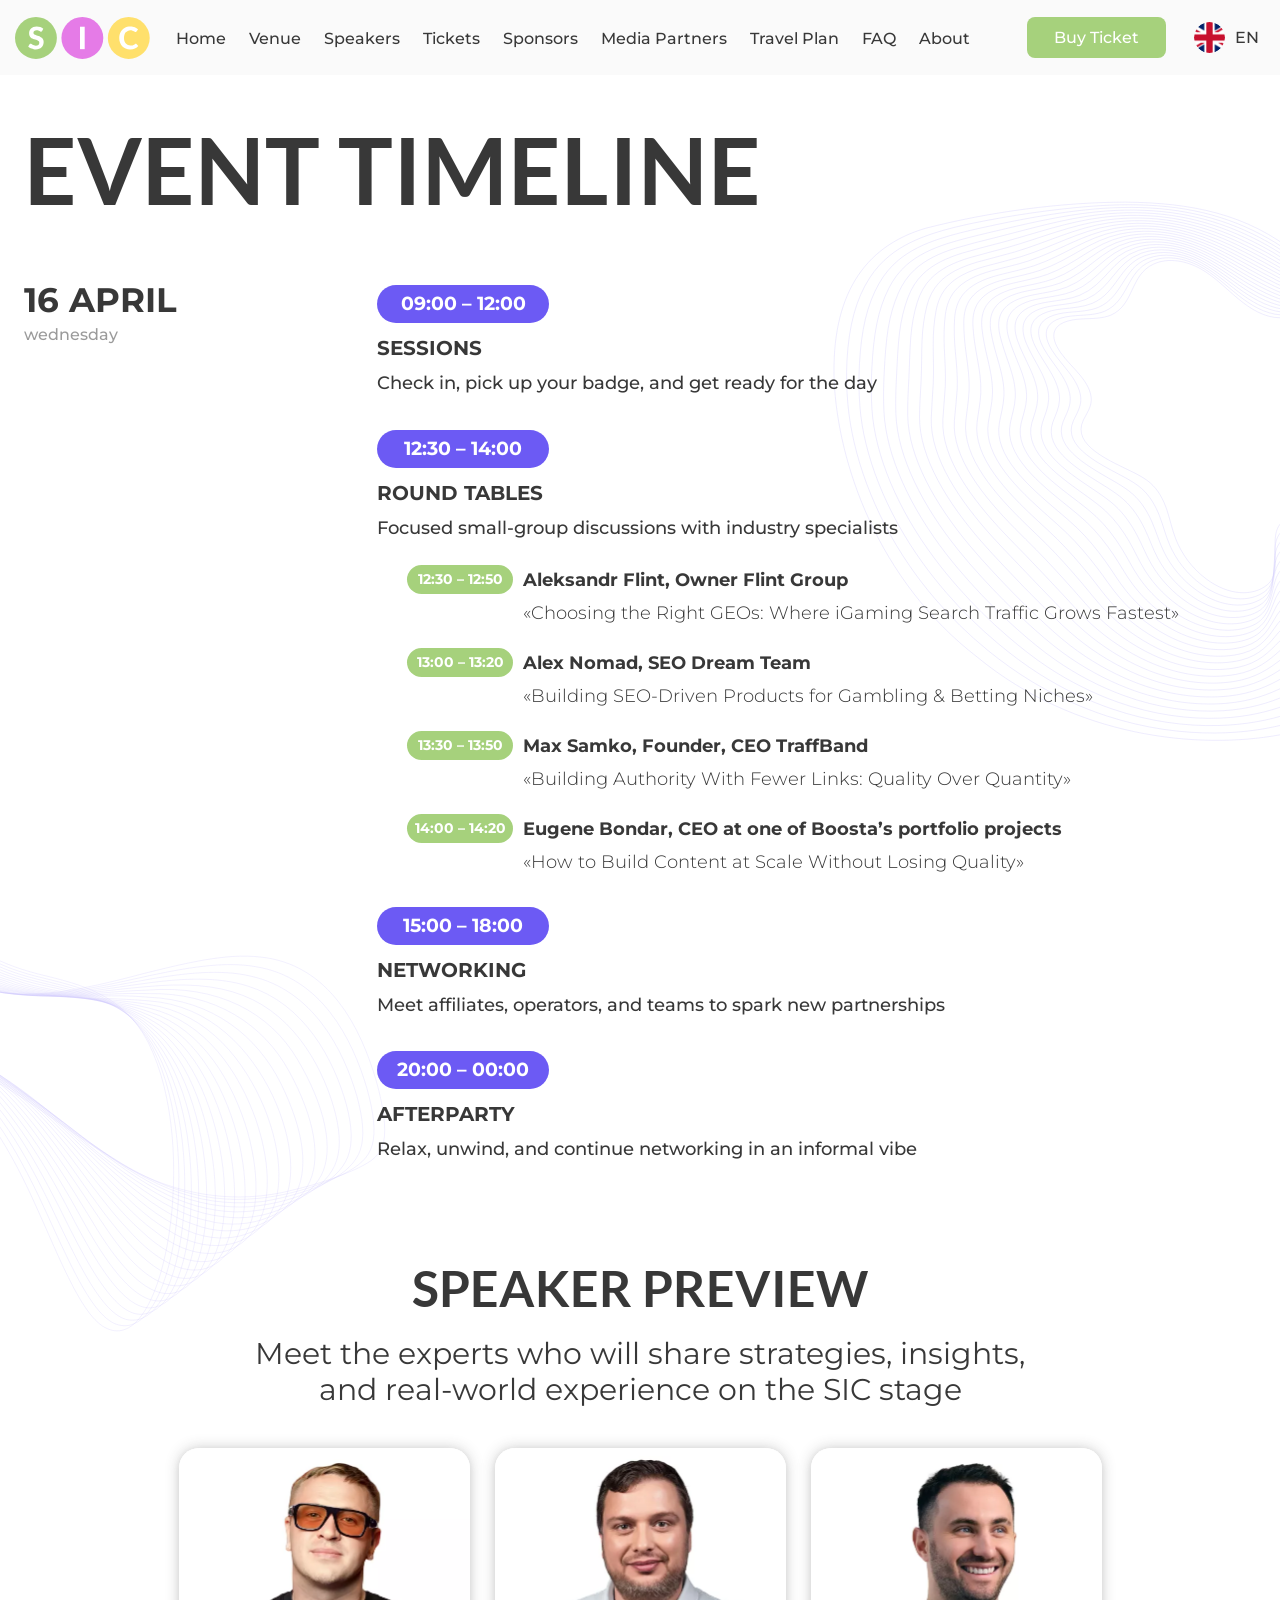
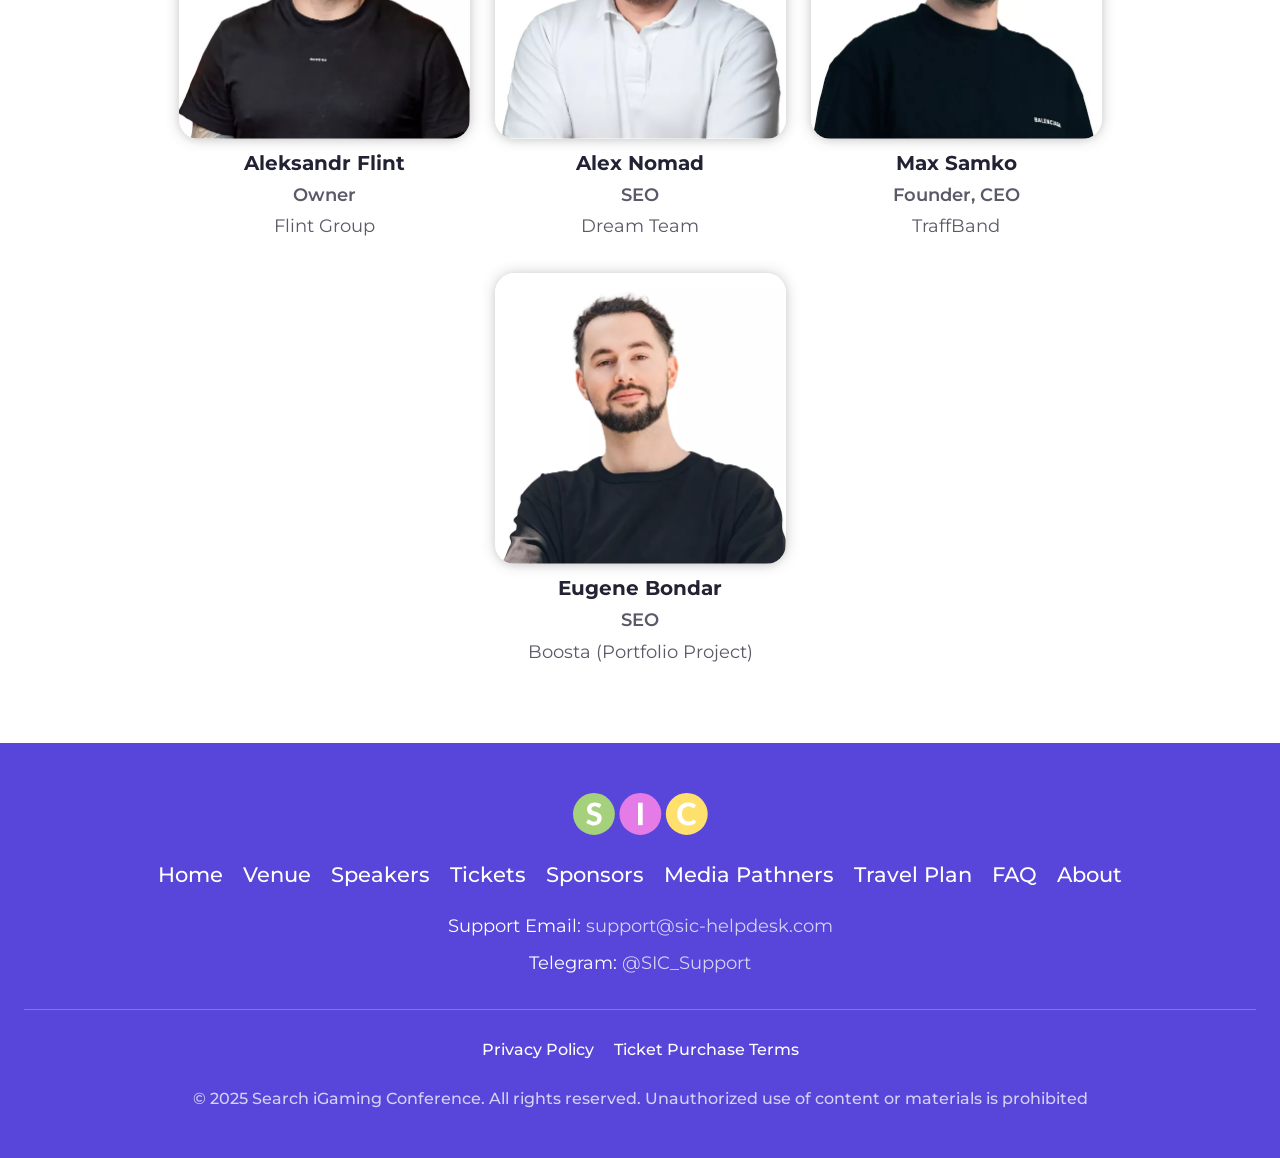
<file: speakers.html>
<!DOCTYPE html>
<html lang="en">
<head>
  <title>Speakers</title>
  <meta charset="UTF-8">
  <meta name="keywords" content="">
  <meta name="description" content="">
  <meta name="viewport" content="width=device-width, initial-scale=1.0">
  <link href="css/style.css" rel="stylesheet">
  <link href="css/swiper-bundle.min.css" rel="stylesheet">
</head>
<body>
<div class="page-content">
   <header class="top-line" id="main-bar">
      <div class="full-size">
        <a href="/" class="brand">
          <img src="img/logo.svg" alt="">
        </a>

        <a href="" class="btn register mobileBtn">Buy Ticket</a>
        <div class="ml-auto">
          <div class="overlap">
            <ul id="menu-home-en" class="menu">
              <li class="menu-item" bis_skin_checked="1">
                <a href="/">Home</a>
              </li>
              <li class="menu-item" bis_skin_checked="1">
                <a href="venue.html">Venue</a>
              </li>
              <li class="menu-item" bis_skin_checked="1">
                <a href="speakers.html">Speakers</a>
              </li>
              <li class="menu-item" bis_skin_checked="1">
                <a href="ticket.html">Tickets</a>
              </li>
              <li class="menu-item" bis_skin_checked="1">
                <a href="sponsors.html">Sponsors</a>
              </li>
              <li class="menu-item" bis_skin_checked="1">
                <a href="media-parthners.html">Media Partners</a>
              </li>
              <li class="menu-item" bis_skin_checked="1">
                <a href="travel-plan.html">Travel Plan</a>
              </li>
              <li class="menu-item" bis_skin_checked="1">
                <a href="faq.html">FAQ</a>
              </li>
              <li class="menu-item" bis_skin_checked="1">
                <a href="about-us.html">About</a>
              </li>
            </ul>
            <a href="ticket.html" class="btn register deskBtn">Buy Ticket</a>

            <div class="scroll-is">
              <div class="languages">
                <span class="locale-but" id="option-choice"><img src="img/flag.svg" alt="flag">EN</span>
                <ul>
                  <li class="active"><a href="#"><img src="img/flag1.svg" alt="flag">UA</a></li>
                </ul>
              </div>
            </div>
          </div>
          <div role="navigation" id="menu-toggle">
            <div id="hamburger">
              <span class="trait"></span>
              <span class="trait"></span>
              <span class="trait"></span>
            </div>
          </div>
        </div>
      </div>
    </header>
  <div class="primary-area">
  <div class="container"><h1>Event Timeline</h1></div>

  <section class="timeline">
  <div class="container">
    <div class="timelineWrap">
      <div class="timelineLeft">
        <div class="dayBig">16 APRIL</div>
        <div class="daySmall">wednesday</div>
      </div>
      <div class="timelineRight">
        <div class="timeWrap">
        <div class="timeBlock purple">09:00 – 12:00</div>
        <div class="timelineTitle">SESSIONS</div>
        <p class="timelineText">
          Check in, pick up your badge, and get ready for the day
        </p>
        </div>
        <div class="timeWrap">
        <div class="timeBlock purple">12:30 – 14:00</div>
        <div class="timelineTitle">ROUND TABLES</div>
        <p class="timelineText">Focused small-group discussions with industry specialists</p>
        <div class="timeWrapInside">
        <div class="speechItem">
          <div class="speechTime green">12:30 – 12:50</div>
          <div>
          <div class="speechName">Aleksandr Flint, Owner Flint Group</div>
          <div class="speechDesc">«Choosing the Right GEOs: Where iGaming Search Traffic Grows Fastest»</div>
        </div>
        </div>
        <div class="speechItem">
          <div class="speechTime green">13:00 – 13:20</div>
          <div>
          <div class="speechName">Alex Nomad, SEO Dream Team</div>
          <div class="speechDesc">«Building SEO-Driven Products for Gambling & Betting Niches»</div>
        </div>
        </div>
        <div class="speechItem">
          <div class="speechTime green">13:30 – 13:50</div>
          <div>
          <div class="speechName">Max Samko, Founder, CEO TraffBand</div>
          <div class="speechDesc">«Building Authority With Fewer Links: Quality Over Quantity»</div>
        </div>
        </div>
        <div class="speechItem">
          <div class="speechTime green">14:00 – 14:20</div>
          <div>
          <div class="speechName">Eugene Bondar, CEO at one of Boosta’s portfolio projects</div>
          <div class="speechDesc">«How to Build Content at Scale Without Losing Quality»</div>
        </div>
        </div>
      </div>
    </div>  
      <div class="timeWrap">
        <div class="timeBlock purple">15:00 – 18:00</div>
        <div class="timelineTitle">NETWORKING</div>
        <p class="timelineText">Meet affiliates, operators, and teams to spark new partnerships</p>
      </div>
      <div class="timeWrap">
        <div class="timeBlock purple">20:00 – 00:00</div>
        <div class="timelineTitle">AFTERPARTY</div>
        <p class="timelineText">Relax, unwind, and continue networking in an informal vibe</p>
     </div>
     </div>
    </div>
  </div>
</section>

  <section class="speakerPreview">
        <div class="container">
          <div class="bigTitle">SPEAKER PREVIEW</div>
          <p class="subTitle">
            Meet the experts who will share strategies, insights,<br>
            and real-world experience on the SIC stage
          </p>
          <div class="speakerCards">
            <div class="speakerCard">
              <div class="speakerImageWrapper">
                <img class="speakerPhoto" src="img/speaker.webp" alt="">
                <div class="speach btnPopup1">more info</div>
              </div>
              <p class="speakerName">Aleksandr Flint</p>
              <p class="speakerPosition">Owner</p>
              <p class="speakerCompany">Flint Group</p>
            </div>

            <div class="speakerCard">
              <div class="speakerImageWrapper">
                <img class="speakerPhoto" src="img/speaker1.webp" alt="">
                <div class="speach btnPopup2">more info</div>
              </div>
              <p class="speakerName">Alex Nomad</p>
              <p class="speakerPosition">SEO</p>
              <p class="speakerCompany">Dream Team</p>
            </div>

            <div class="speakerCard">
              <div class="speakerImageWrapper">
                <img class="speakerPhoto" src="img/speaker2.webp" alt="">
                <div class="speach btnPopup3">more info</div>
              </div>
              <p class="speakerName">Max Samko</p>
              <p class="speakerPosition">Founder, CEO</p>
              <p class="speakerCompany">TraffBand</p>
            </div>

            <div class="speakerCard">
              <div class="speakerImageWrapper">
                <img class="speakerPhoto" src="img/speaker3.webp" alt="">
                <div class="speach btnPopup4">more info</div>
              </div>
              <p class="speakerName">Eugene Bondar</p>
              <p class="speakerPosition">SEO</p>
              <p class="speakerCompany">Boosta (Portfolio Project)</p>
            </div>
          </div>
        </div>
      </section>

  </div>
  <footer class="base-bottom">
      <div class="container">
        <div class="foot">
          <div class="symbol">
            <img src="img/logo.svg" alt="logo">
          </div>
          <ul class="end-navigation">
            <li><a href="/">Home</a></li>
            <li><a href="venue.html">Venue</a></li>
            <li><a href="speakers.html">Speakers</a></li>
            <li><a href="ticket.html">Tickets</a></li>
            <li><a href="sponsors.html">Sponsors</a></li>
            <li><a href="media-parthners.html">Media Pathners</a></li>
            <li><a href="travel-plan.html">Travel Plan</a></li>
            <li><a href="faq.html">FAQ</a></li>
            <li><a href="about-us.html">About</a></li>
          </ul>
          <div class="contacts">
            <p>Support Email: <a href="mailto:support@sic-helpdesk.com">support@sic-helpdesk.com</a></p>
            <p>Telegram: <a href="https://t.me/SIC_Support">@SIC_Support</a></p>
          </div>
          <div class="footBottom">
            <div class="footMenu">
              <a href="privacy-policy.html">Privacy Policy</a>
              <a href="/">Ticket Purchase Terms</a>
            </div>
            <div class="copyright">© 2025 Search iGaming Conference. All rights reserved. Unauthorized use of content or
              materials is prohibited</div>
          </div>
        </div>
      </div>
    </footer>
</div>

<!-- POPUP 1 -->
<div class="popupOverlay popup1">
    <div class="popupWrap">
        <div class="popupCard">
            <div class="popupClose"><img src="img/close.svg" alt=""></div>
            <img class="popupImg" src="img/aleksandr_flint.webp" alt="speaker">
            <div class="popupContent">
                <div class="popupName">ALEKSANDR FLINT,<br>OWNER FLINT GROUP</div>
                <div class="popupTimeBox">
                    <span class="speechTime green">12:30 – 12:50</span>
                    <p class="popupTitle">CHOOSING THE RIGHT GEOS: WHERE IGAMING SEARCH TRAFFIC GROWS FASTEST</p>
                </div>
                <div class="popupAboutTitle">ABOUT</div>
                <p class="popupAboutText">
                    We are Flint Group, a team of SEO specialists in the Gambling, Adult, PDL, and Crypto niches.
                    We explain how SEO really works behind the scenes.
                </p>
                <div class="popupIcons">
                    <a href="#"><img src="img/youtube.svg" alt=""></a>
                    <a href="#"><img src="img/inst.svg" alt=""></a>
                    <a href="#"><img src="img/linkedin.svg" alt=""></a>
                    <a href="#"><img src="img/tg.svg" alt=""></a>
                </div>
            </div>
        </div>
    </div>
</div>

<!-- POPUP 2 -->
<div class="popupOverlay popup2">
    <div class="popupWrap">
       <div class="popupCard">
            <div class="popupClose"><img src="img/close.svg" alt=""></div>
            <img class="popupImg" src="img/speaker1.webp" alt="speaker">
            <div class="popupContent">
                <div class="popupName">Alex Nomad,<br>SEO Dream Team</div>
                <!-- <div class="popupTimeBox">
                    <span class="speechTime green"></span>
                    <p class="popupTitle"></p>
                </div>
                <div class="popupAboutTitle"></div>
                <p class="popupAboutText">
                    
                </p> -->
                <div class="popupIcons">
                    <a href="#"><img src="img/youtube.svg" alt=""></a>
                    <a href="#"><img src="img/inst.svg" alt=""></a>
                    <a href="#"><img src="img/linkedin.svg" alt=""></a>
                    <a href="#"><img src="img/tg.svg" alt=""></a>
                </div>
            </div>
        </div>
    </div>
</div>

<!-- POPUP 3 -->
<div class="popupOverlay popup3">
    <div class="popupWrap">
       <div class="popupCard">
            <div class="popupClose"><img src="img/close.svg" alt=""></div>
            <img class="popupImg" src="img/speaker2.webp" alt="speaker">
            <div class="popupContent">
                <div class="popupName">Max Samko,<br>Founder, CEOTraffBand</div>
                <!-- <div class="popupTimeBox">
                    <span class="speechTime green"></span>
                    <p class="popupTitle"></p>
                </div>
                <div class="popupAboutTitle"></div>
                <p class="popupAboutText">
                   
                </p> -->
                <div class="popupIcons">
                    <a href="#"><img src="img/youtube.svg" alt=""></a>
                    <a href="#"><img src="img/inst.svg" alt=""></a>
                    <a href="#"><img src="img/linkedin.svg" alt=""></a>
                    <a href="#"><img src="img/tg.svg" alt=""></a>
                </div>
            </div>
        </div>
    </div>
</div>

<!-- POPUP 4 -->
<div class="popupOverlay popup4">
    <div class="popupWrap">
        <div class="popupCard">
            <div class="popupClose"><img src="img/close.svg" alt=""></div>
            <img class="popupImg" src="img/speaker3.webp" alt="speaker">
            <div class="popupContent">
                <div class="popupName">Eugene Bondar,<br>SEO Boosta (Portfolio Project)</div>
              <!--   <div class="popupTimeBox">
                    <span class="speechTime green"></span>
                    <p class="popupTitle"></p>
                </div>
                <div class="popupAboutTitle"></div>
                <p class="popupAboutText">
                    
                </p> -->
                <div class="popupIcons">
                    <a href="#"><img src="img/youtube.svg" alt=""></a>
                    <a href="#"><img src="img/inst.svg" alt=""></a>
                    <a href="#"><img src="img/linkedin.svg" alt=""></a>
                    <a href="#"><img src="img/tg.svg" alt=""></a>
                </div>
            </div>
        </div>
    </div>
</div>

<script src="js/jquery.min.js"></script>
<script src="js/main.js"></script>
<script src="js/swiper-bundle.min.js"></script>
</body>
</html>
</file>
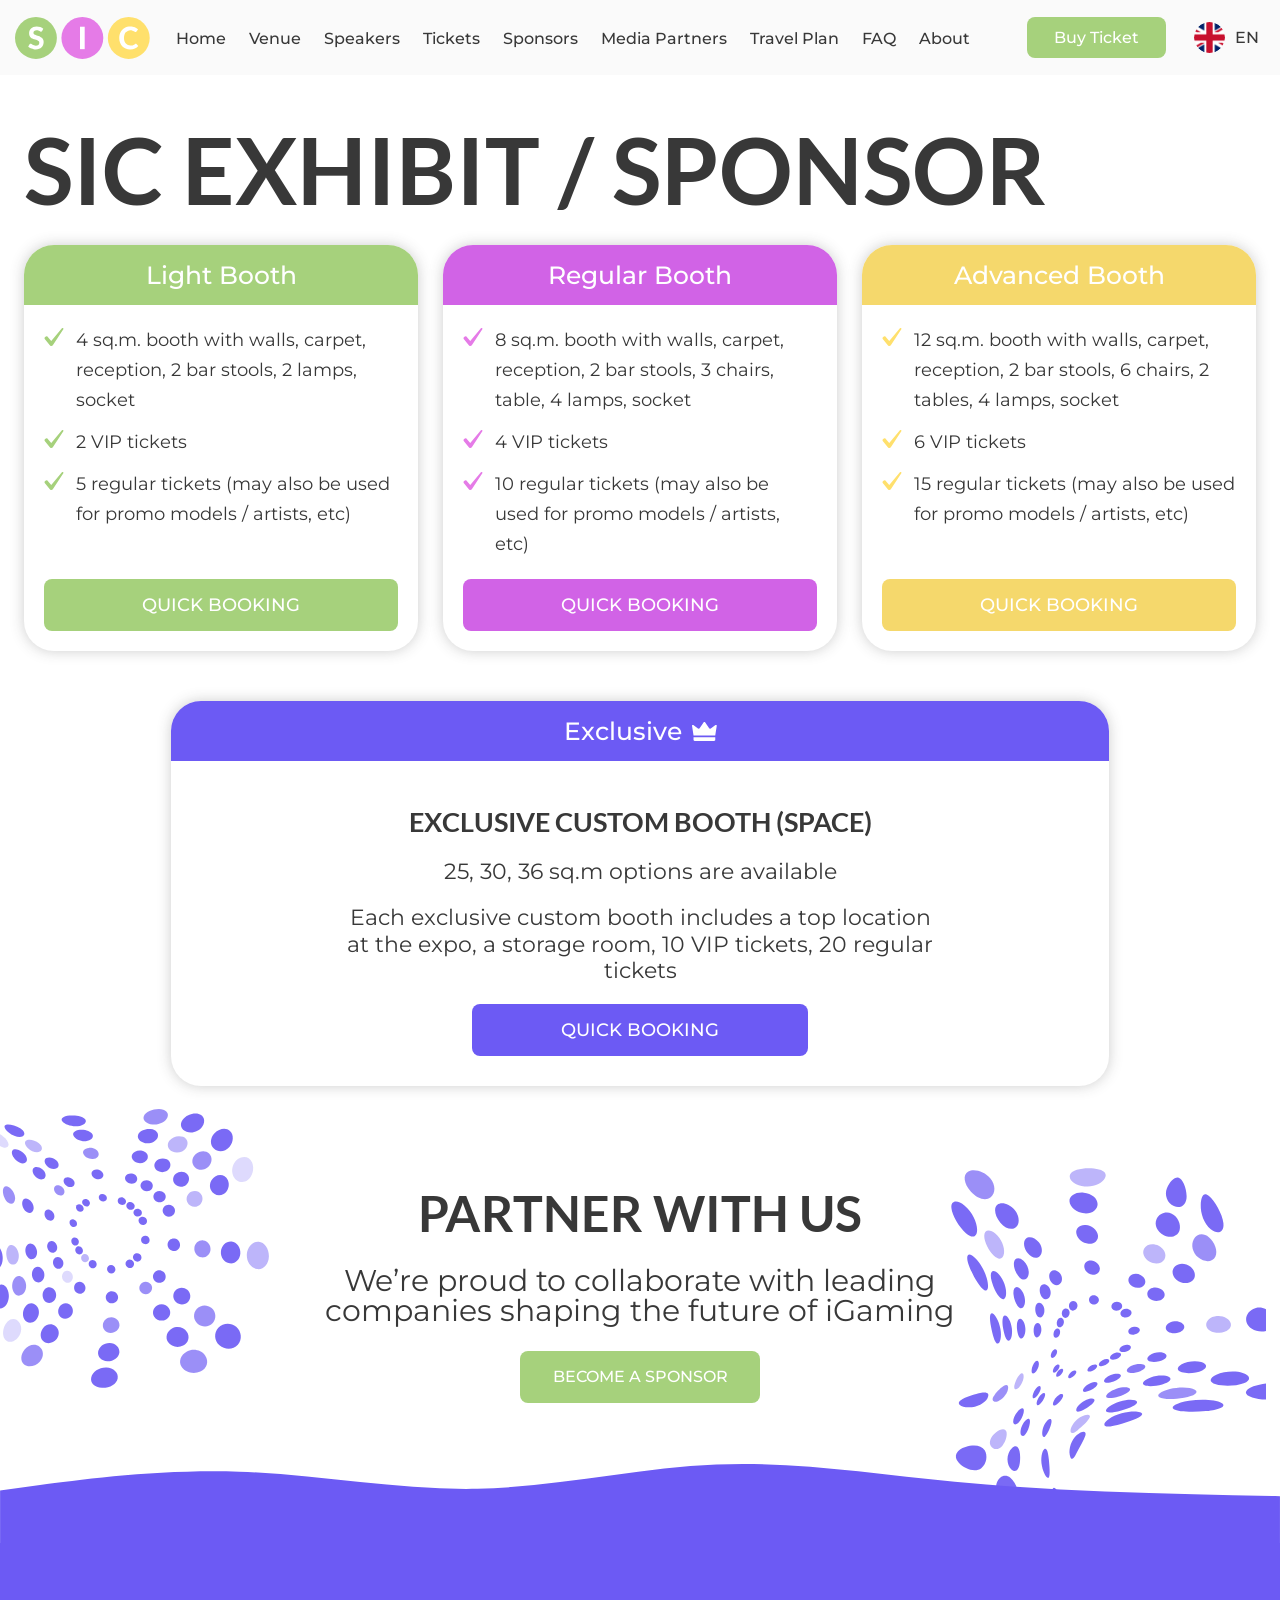
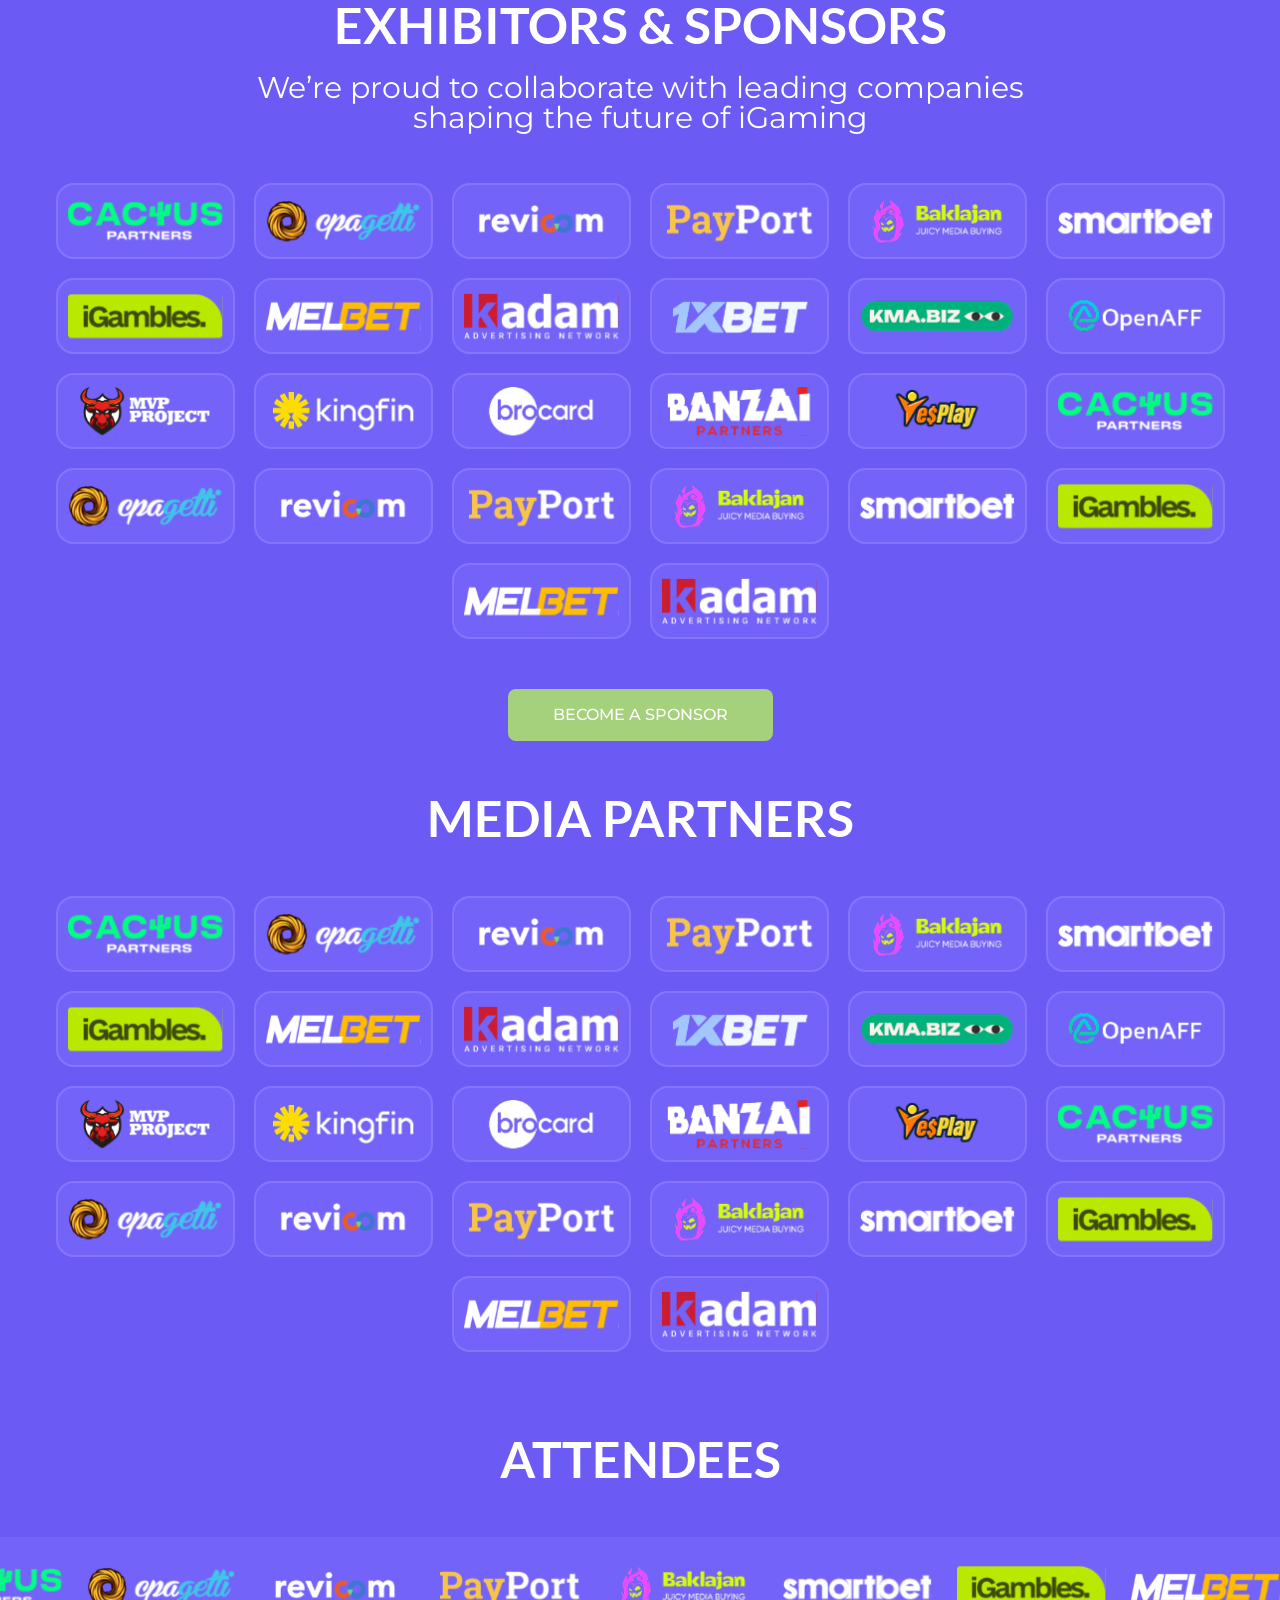
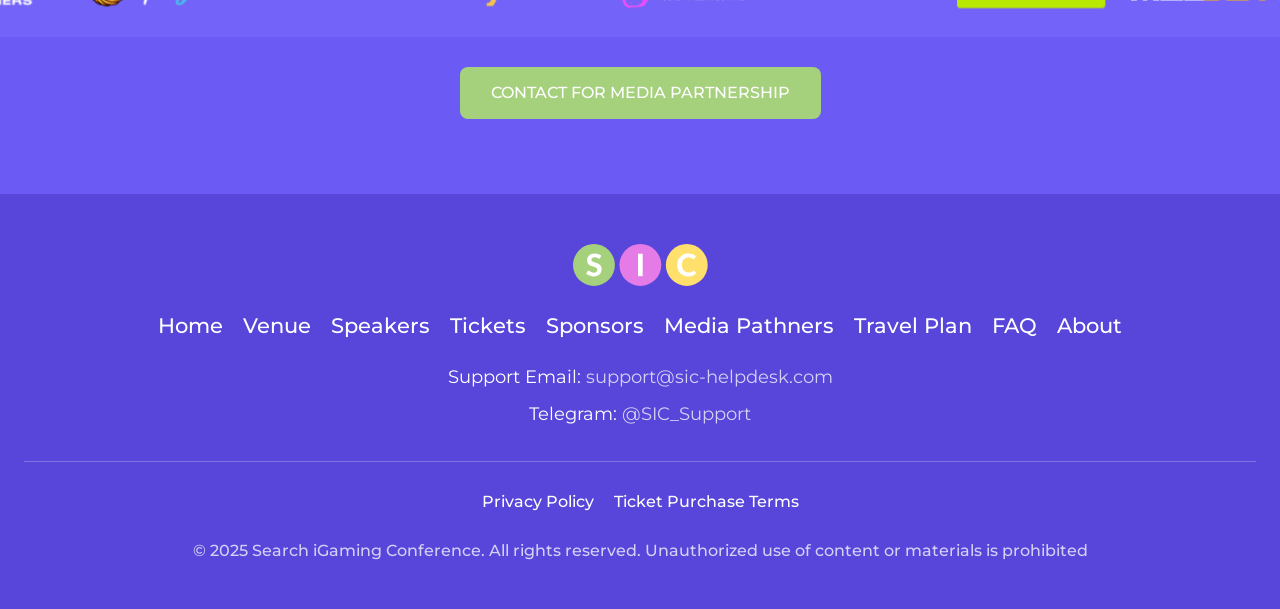
<file: sponsors.html>
<!DOCTYPE html>
<html lang="en">

<head>
  <title>Sponsors</title>
  <meta charset="UTF-8">
  <meta name="keywords" content="">
  <meta name="description" content="">
  <meta name="viewport" content="width=device-width, initial-scale=1.0">
  <link href="css/style.css" rel="stylesheet">
  <link href="css/swiper-bundle.min.css" rel="stylesheet">
</head>

<body>
  <div class="page-content">
     <header class="top-line" id="main-bar">
      <div class="full-size">
        <a href="/" class="brand">
          <img src="img/logo.svg" alt="">
        </a>

        <a href="" class="btn register mobileBtn">Buy Ticket</a>
        <div class="ml-auto">
          <div class="overlap">
            <ul id="menu-home-en" class="menu">
              <li class="menu-item" bis_skin_checked="1">
                <a href="/">Home</a>
              </li>
              <li class="menu-item" bis_skin_checked="1">
                <a href="venue.html">Venue</a>
              </li>
              <li class="menu-item" bis_skin_checked="1">
                <a href="speakers.html">Speakers</a>
              </li>
              <li class="menu-item" bis_skin_checked="1">
                <a href="ticket.html">Tickets</a>
              </li>
              <li class="menu-item" bis_skin_checked="1">
                <a href="sponsors.html">Sponsors</a>
              </li>
              <li class="menu-item" bis_skin_checked="1">
                <a href="media-parthners.html">Media Partners</a>
              </li>
              <li class="menu-item" bis_skin_checked="1">
                <a href="travel-plan.html">Travel Plan</a>
              </li>
              <li class="menu-item" bis_skin_checked="1">
                <a href="faq.html">FAQ</a>
              </li>
              <li class="menu-item" bis_skin_checked="1">
                <a href="about-us.html">About</a>
              </li>
            </ul>
            <a href="ticket.html" class="btn register deskBtn">Buy Ticket</a>

            <div class="scroll-is">
              <div class="languages">
                <span class="locale-but" id="option-choice"><img src="img/flag.svg" alt="flag">EN</span>
                <ul>
                  <li class="active"><a href="#"><img src="img/flag1.svg" alt="flag">UA</a></li>
                </ul>
              </div>
            </div>
          </div>
          <div role="navigation" id="menu-toggle">
            <div id="hamburger">
              <span class="trait"></span>
              <span class="trait"></span>
              <span class="trait"></span>
            </div>
          </div>
        </div>
      </div>
    </header>
    <div class="primary-area">
      <div class="container">
      <h1>SIC EXHIBIT / SPONSOR</h1>
      </div>
      <section class="exhibit">
        <div class="container">
          <div class="booths">
  <div class="booth light">
    <div class="top-bar">Light Booth</div>
    <div class="content">
      <ul>
        <li>4 sq.m. booth with walls, carpet, reception, 2 bar stools, 2 lamps, socket</li>
        <li>2 VIP tickets</li>
        <li>5 regular tickets (may also be used for promo models / artists, etc)</li>
      </ul>
      <a href="venue.html" class="boothBtn">QUICK BOOKING</a>
    </div>
  </div>

  <div class="booth regular">
    <div class="top-bar">Regular Booth</div>
    <div class="content">
      <ul>
        <li>8 sq.m. booth with walls, carpet, reception, 2 bar stools, 3 chairs, table, 4 lamps, socket</li>
        <li>4 VIP tickets</li>
        <li>10 regular tickets (may also be used for promo models / artists, etc)</li>
      </ul>
      <a href="venue.html" class="boothBtn">QUICK BOOKING</a>
    </div>
  </div>

  <div class="booth advanced">
    <div class="top-bar">Advanced Booth</div>
    <div class="content">
      <ul>
        <li>12 sq.m. booth with walls, carpet, reception, 2 bar stools, 6 chairs, 2 tables, 4 lamps, socket</li>
        <li>6 VIP tickets</li>
        <li>15 regular tickets (may also be used for promo models / artists, etc)</li>
      </ul>
      <a href="venue.html" class="boothBtn">QUICK BOOKING</a>
    </div>
  </div>

  <div class="booth exclusive">
    <div class="top-bar">Exclusive<img src="img/crown.svg" alt=""></div>
    <div class="content">
      <h3>EXCLUSIVE CUSTOM BOOTH (SPACE)</h3>
      <p>25, 30, 36 sq.m options are available</p>
      <p>Each exclusive custom booth includes a top location at the expo, a storage room,
         10 VIP tickets, 20 regular tickets</p>
      <a href="venue.html" class="boothBtn btn-small">QUICK BOOKING</a>
    </div>
  </div>
</div>

        </div>
      </section>
      <section class="contactSection">
        <div class="container">
        <div class="contactUs">
        <h2 class="bigTitle">Partner With Us</h2>
        <div class="subTitle">We’re proud to collaborate with leading companies shaping the future of iGaming</div>
        <a href="#" class="expoBtn greenBt contBt">Become a Sponsor</a>
       </div>
       </div>
      </section>
     <section class="sponsors">
        <div class="innerContainer">
          <div class="sponsorsWrap">
            <div class="bigTitle">Exhibitors &amp; Sponsors</div>
            <div class="subTitle">We’re proud to collaborate with leading companies shaping the future of iGaming</div>
            <div class="sponsorsGrid">
              <div class="sponsorItem">
                <img src="img/partner.svg" alt="">
              </div>
              <div class="sponsorItem">
                <img src="img/partner1.svg" alt="">
              </div>
              <div class="sponsorItem">
                <img src="img/partner2.svg" alt="">
              </div>
              <div class="sponsorItem">
                <img src="img/partner3.svg" alt="">
              </div>
              <div class="sponsorItem">
                <img src="img/partner4.svg" alt="">
              </div>
              <div class="sponsorItem">
                <img src="img/partner5.svg" alt="">
              </div>
              <div class="sponsorItem">
                <img src="img/partner6.svg" alt="">
              </div>
              <div class="sponsorItem">
                <img src="img/partner7.svg" alt="">
              </div>
              <div class="sponsorItem">
                <img src="img/partner8.svg" alt="">
              </div>
              <div class="sponsorItem">
                <img src="img/partner9.svg" alt="">
              </div>
              <div class="sponsorItem">
                <img src="img/partner10.svg" alt="">
              </div>
              <div class="sponsorItem">
                <img src="img/partner11.svg" alt="">
              </div>
              <div class="sponsorItem">
                <img src="img/partner12.svg" alt="">
              </div>
              <div class="sponsorItem">
                <img src="img/partner13.svg" alt="">
              </div>
              <div class="sponsorItem">
                <img src="img/partner14.svg" alt="">
              </div>
              <div class="sponsorItem">
                <img src="img/partner15.svg" alt="">
              </div>
              <div class="sponsorItem">
                <img src="img/partner16.svg" alt="">
              </div>
              <div class="sponsorItem">
                <img src="img/partner.svg" alt="">
              </div>
              <div class="sponsorItem">
                <img src="img/partner1.svg" alt="">
              </div>
              <div class="sponsorItem">
                <img src="img/partner2.svg" alt="">
              </div>
              <div class="sponsorItem">
                <img src="img/partner3.svg" alt="">
              </div>
              <div class="sponsorItem">
                <img src="img/partner4.svg" alt="">
              </div>
              <div class="sponsorItem">
                <img src="img/partner5.svg" alt="">
              </div>
              <div class="sponsorItem">
                <img src="img/partner6.svg" alt="">
              </div>
              <div class="sponsorItem">
                <img src="img/partner7.svg" alt="">
              </div>
              <div class="sponsorItem">
                <img src="img/partner8.svg" alt="">
              </div>
            </div>
            <a href="#" class="expoBtn greenBt">Become a Sponsor</a>
          </div>
          <div class="partnersWrap">
            <div class="bigTitle">Media Partners</div>
            <div class="sponsorsGrid">
              <div class="sponsorItem">
                <img src="img/partner.svg" alt="">
              </div>
              <div class="sponsorItem">
                <img src="img/partner1.svg" alt="">
              </div>
              <div class="sponsorItem">
                <img src="img/partner2.svg" alt="">
              </div>
              <div class="sponsorItem">
                <img src="img/partner3.svg" alt="">
              </div>
              <div class="sponsorItem">
                <img src="img/partner4.svg" alt="">
              </div>
              <div class="sponsorItem">
                <img src="img/partner5.svg" alt="">
              </div>
              <div class="sponsorItem">
                <img src="img/partner6.svg" alt="">
              </div>
              <div class="sponsorItem">
                <img src="img/partner7.svg" alt="">
              </div>
              <div class="sponsorItem">
                <img src="img/partner8.svg" alt="">
              </div>
              <div class="sponsorItem">
                <img src="img/partner9.svg" alt="">
              </div>
              <div class="sponsorItem">
                <img src="img/partner10.svg" alt="">
              </div>
              <div class="sponsorItem">
                <img src="img/partner11.svg" alt="">
              </div>
              <div class="sponsorItem">
                <img src="img/partner12.svg" alt="">
              </div>
              <div class="sponsorItem">
                <img src="img/partner13.svg" alt="">
              </div>
              <div class="sponsorItem">
                <img src="img/partner14.svg" alt="">
              </div>
              <div class="sponsorItem">
                <img src="img/partner15.svg" alt="">
              </div>
              <div class="sponsorItem">
                <img src="img/partner16.svg" alt="">
              </div>
              <div class="sponsorItem">
                <img src="img/partner.svg" alt="">
              </div>
              <div class="sponsorItem">
                <img src="img/partner1.svg" alt="">
              </div>
              <div class="sponsorItem">
                <img src="img/partner2.svg" alt="">
              </div>
              <div class="sponsorItem">
                <img src="img/partner3.svg" alt="">
              </div>
              <div class="sponsorItem">
                <img src="img/partner4.svg" alt="">
              </div>
              <div class="sponsorItem">
                <img src="img/partner5.svg" alt="">
              </div>
              <div class="sponsorItem">
                <img src="img/partner6.svg" alt="">
              </div>
              <div class="sponsorItem">
                <img src="img/partner7.svg" alt="">
              </div>
              <div class="sponsorItem">
                <img src="img/partner8.svg" alt="">
              </div>
            </div>
          </div>
        </div>
        <div class="attendeesWrap">
          <div class="bigTitle">Attendees</div>
          <div class="partnersMarquee">
            <div class="marqueeWrapper">
              <div class="marqueeContent" style="transform: translateX(-520px);">
                <img src="img/partner.svg" alt="">
                <img src="img/partner1.svg" alt="">
                <img src="img/partner2.svg" alt="">
                <img src="img/partner3.svg" alt="">
                <img src="img/partner4.svg" alt="">
                <img src="img/partner5.svg" alt="">
                <img src="img/partner6.svg" alt="">
                <img src="img/partner7.svg" alt="">
                <img src="img/partner8.svg" alt="">
                <img src="img/partner9.svg" alt="">         
                <img src="img/partner.svg" alt="">
                <img src="img/partner1.svg" alt="">
                <img src="img/partner2.svg" alt="">
                <img src="img/partner3.svg" alt="">
                <img src="img/partner4.svg" alt="">
                <img src="img/partner5.svg" alt="">
                <img src="img/partner6.svg" alt="">
                <img src="img/partner7.svg" alt="">
                <img src="img/partner8.svg" alt="">
                <img src="img/partner9.svg" alt="">
              </div>
            </div>
          </div>
        </div>
        <a href="#" class="expoBtn greenBt thickBtn">Contact for Media Partnership</a>
      </section>
    </div>
    <footer class="base-bottom">
      <div class="container">
        <div class="foot">
          <div class="symbol">
            <img src="img/logo.svg" alt="logo">
          </div>
          <ul class="end-navigation">
            <li><a href="/">Home</a></li>
            <li><a href="venue.html">Venue</a></li>
            <li><a href="speakers.html">Speakers</a></li>
            <li><a href="ticket.html">Tickets</a></li>
            <li><a href="sponsors.html">Sponsors</a></li>
            <li><a href="media-parthners.html">Media Pathners</a></li>
            <li><a href="travel-plan.html">Travel Plan</a></li>
            <li><a href="faq.html">FAQ</a></li>
            <li><a href="about-us.html">About</a></li>
          </ul>
          <div class="contacts">
            <p>Support Email: <a href="mailto:support@sic-helpdesk.com">support@sic-helpdesk.com</a></p>
            <p>Telegram: <a href="https://t.me/SIC_Support">@SIC_Support</a></p>
          </div>
          <div class="footBottom">
            <div class="footMenu">
              <a href="privacy-policy.html">Privacy Policy</a>
              <a href="/">Ticket Purchase Terms</a>
            </div>
            <div class="copyright">© 2025 Search iGaming Conference. All rights reserved. Unauthorized use of content or
              materials is prohibited</div>
          </div>
        </div>
      </div>
    </footer>
  </div>

  <script src="js/jquery.min.js"></script>
  <script src="js/main.js"></script>
  <script src="js/swiper-bundle.min.js"></script>
</body>

</html>
</file>
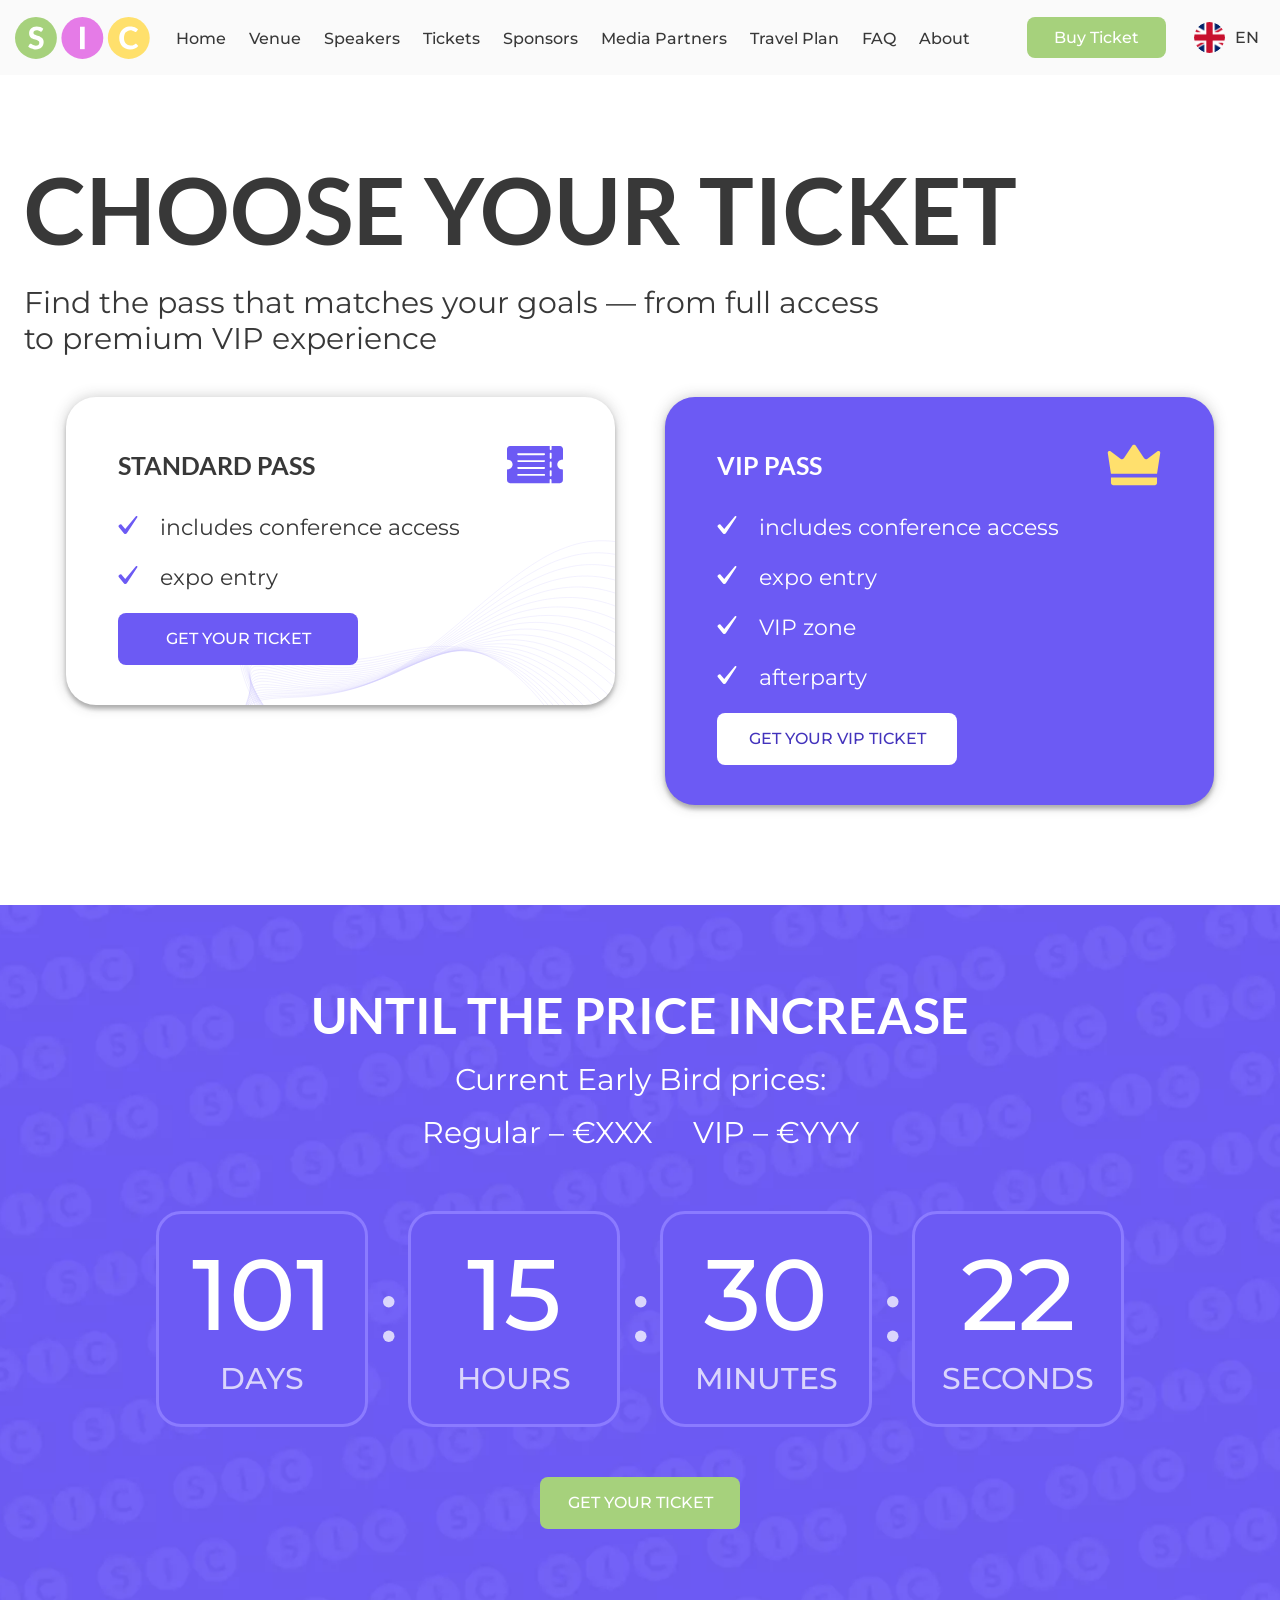
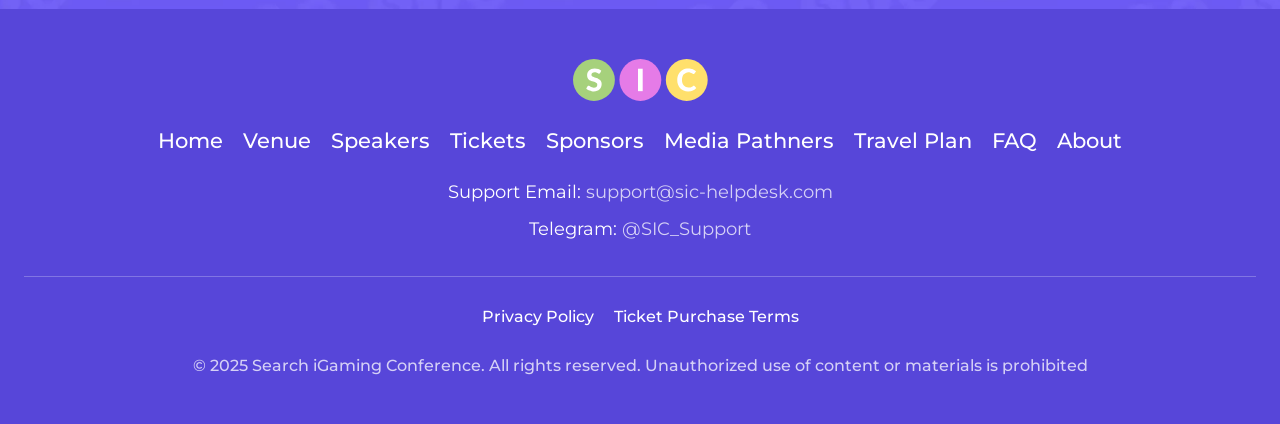
<file: ticket.html>
<!DOCTYPE html>
<html lang="en">

<head>
  <title>Ticket</title>
  <meta charset="UTF-8">
  <meta name="keywords" content="">
  <meta name="description" content="">
  <meta name="viewport" content="width=device-width, initial-scale=1.0">
  <link href="css/style.css" rel="stylesheet">
  <link href="css/swiper-bundle.min.css" rel="stylesheet">
</head>

<body>
  <div class="page-content">
     <header class="top-line" id="main-bar">
      <div class="full-size">
        <a href="/" class="brand">
          <img src="img/logo.svg" alt="">
        </a>

        <a href="" class="btn register mobileBtn">Buy Ticket</a>
        <div class="ml-auto">
          <div class="overlap">
            <ul id="menu-home-en" class="menu">
              <li class="menu-item" bis_skin_checked="1">
                <a href="/">Home</a>
              </li>
              <li class="menu-item" bis_skin_checked="1">
                <a href="venue.html">Venue</a>
              </li>
              <li class="menu-item" bis_skin_checked="1">
                <a href="speakers.html">Speakers</a>
              </li>
              <li class="menu-item" bis_skin_checked="1">
                <a href="ticket.html">Tickets</a>
              </li>
              <li class="menu-item" bis_skin_checked="1">
                <a href="sponsors.html">Sponsors</a>
              </li>
              <li class="menu-item" bis_skin_checked="1">
                <a href="media-parthners.html">Media Partners</a>
              </li>
              <li class="menu-item" bis_skin_checked="1">
                <a href="travel-plan.html">Travel Plan</a>
              </li>
              <li class="menu-item" bis_skin_checked="1">
                <a href="faq.html">FAQ</a>
              </li>
              <li class="menu-item" bis_skin_checked="1">
                <a href="about-us.html">About</a>
              </li>
            </ul>
            <a href="ticket.html" class="btn register deskBtn">Buy Ticket</a>

            <div class="scroll-is">
              <div class="languages">
                <span class="locale-but" id="option-choice"><img src="img/flag.svg" alt="flag">EN</span>
                <ul>
                  <li class="active"><a href="#"><img src="img/flag1.svg" alt="flag">UA</a></li>
                </ul>
              </div>
            </div>
          </div>
          <div role="navigation" id="menu-toggle">
            <div id="hamburger">
              <span class="trait"></span>
              <span class="trait"></span>
              <span class="trait"></span>
            </div>
          </div>
        </div>
      </div>
    </header>
    <div class="primary-area">

      <section class="ticketSection">
         <div class="container">
          <h1>Choose Your Ticket</h1>
          <p class="subTitle">Find the pass that matches your goals — from full access to premium VIP experience</p>
    <div class="ticketsWrap">
      <div class="ticketItem ticketLeft">
        <div class="ticketHeader">
          <h3>STANDARD PASS</h3>
          <img src="img/ticket.svg" alt="" class="ticketIcon">
        </div>
        <ul class="ticketList">
          <li>includes conference access</li>
          <li>expo entry</li>
        </ul>
        <a href="#" class="contBt ticketBtnLeft">GET YOUR TICKET</a>
      </div>
      <div class="ticketItem ticketRight">
        <div class="ticketHeader">
          <h3>VIP PASS</h3>
          <img src="img/ticket1.svg" alt="" class="ticketIcon">
        </div>
        <ul class="ticketList">
          <li>includes conference access</li>
          <li>expo entry</li>
          <li>VIP zone</li>
          <li>afterparty</li>
        </ul>
        <a href="#" class="contBt ticketBtnRight">GET YOUR VIP TICKET</a>
      </div>
    </div>
         </div>
      </section>

      <section class="promotion">
        <div class="container">
          <div class="promWrap">
            <div class="bigTitle promTitle">Until the price increase</div>
            <div class="subTitle promSubTitle">Current Early Bird prices:</div>
            <div class="price">
              <p>Regular – €XXX</p>
              <p>VIP – €YYY</p>
            </div>
            <div class="promDate">
              <div class="dateItem">
                <div class="number">101</div>
                <div class="dateSign">days</div>
              </div>

              <div class="dateItem">
                <div class="number">15</div>
                <div class="dateSign">hours</div>
              </div>

              <div class="dateItem">
                <div class="number">30</div>
                <div class="dateSign">minutes</div>
              </div>

              <div class="dateItem">
                <div class="number">22</div>
                <div class="dateSign">seconds</div>
              </div>
            </div>
            <a href="#" class="expoBtn greenBt">Get Your Ticket</a>
          </div>
        </div>
      </section>

    </div>
    <footer class="base-bottom">
      <div class="container">
        <div class="foot">
          <div class="symbol">
            <img src="img/logo.svg" alt="logo">
          </div>
          <ul class="end-navigation">
            <li><a href="/">Home</a></li>
            <li><a href="venue.html">Venue</a></li>
            <li><a href="speakers.html">Speakers</a></li>
            <li><a href="ticket.html">Tickets</a></li>
            <li><a href="sponsors.html">Sponsors</a></li>
            <li><a href="media-parthners.html">Media Pathners</a></li>
            <li><a href="travel-plan.html">Travel Plan</a></li>
            <li><a href="faq.html">FAQ</a></li>
            <li><a href="about-us.html">About</a></li>
          </ul>
          <div class="contacts">
            <p>Support Email: <a href="mailto:support@sic-helpdesk.com">support@sic-helpdesk.com</a></p>
            <p>Telegram: <a href="https://t.me/SIC_Support">@SIC_Support</a></p>
          </div>
          <div class="footBottom">
            <div class="footMenu">
              <a href="privacy-policy.html">Privacy Policy</a>
              <a href="/">Ticket Purchase Terms</a>
            </div>
            <div class="copyright">© 2025 Search iGaming Conference. All rights reserved. Unauthorized use of content or
              materials is prohibited</div>
          </div>
        </div>
      </div>
    </footer>
  </div>

  <script src="js/jquery.min.js"></script>
  <script src="js/main.js"></script>
  <script src="js/swiper-bundle.min.js"></script>
</body>

</html>
</file>
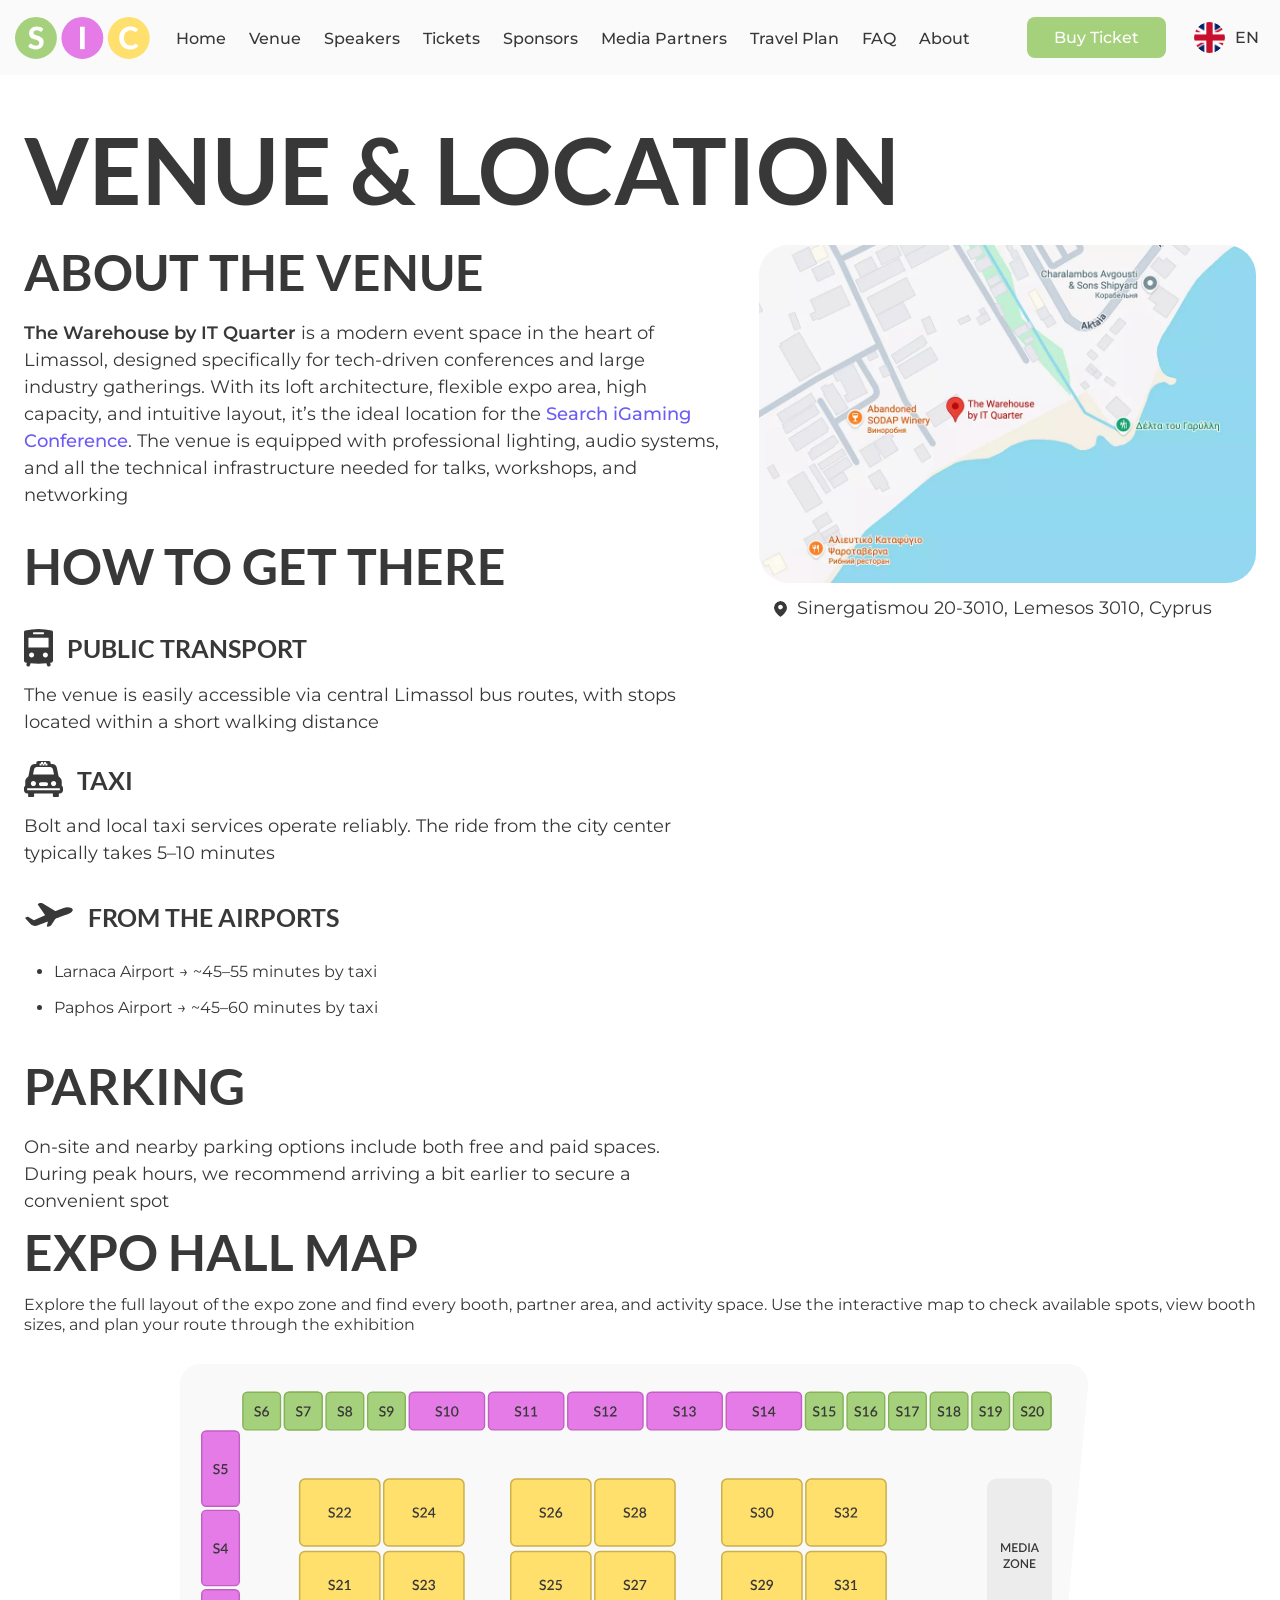
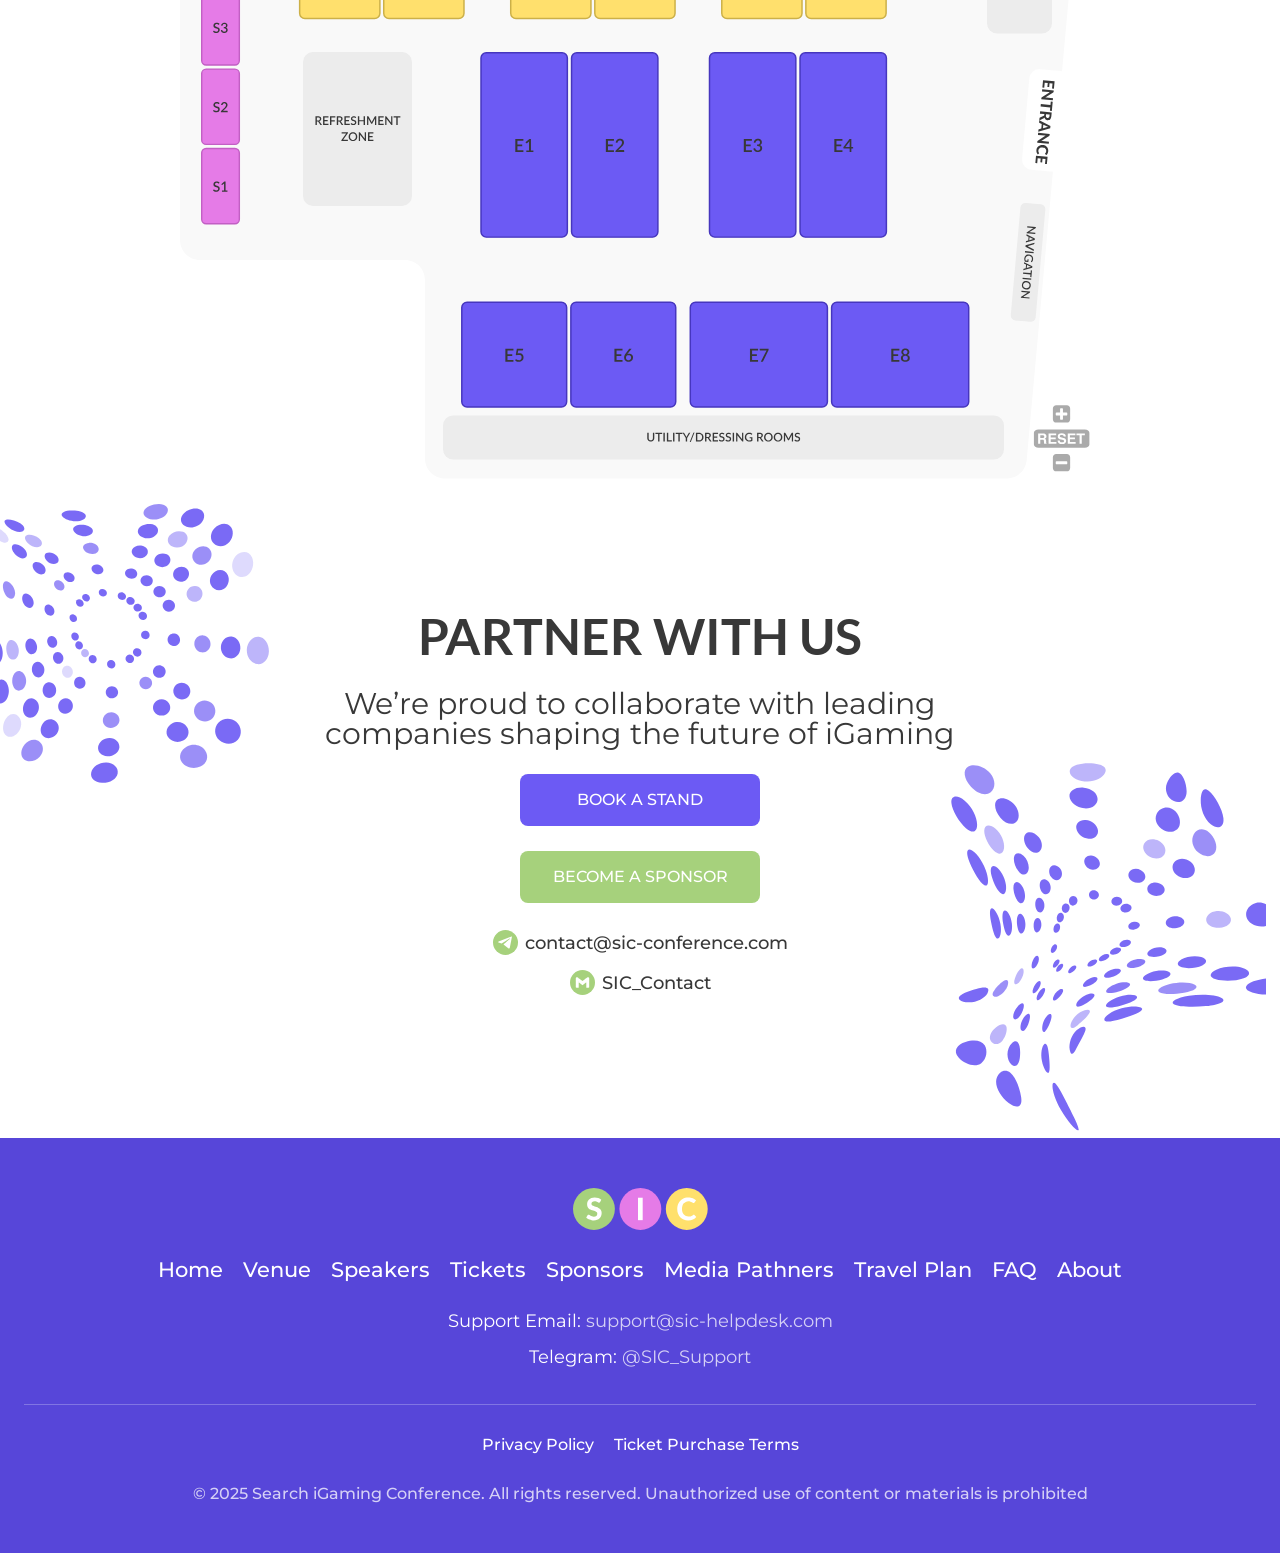
<file: venue.html>
<!DOCTYPE html>
<html lang="en">
<head>
  <title>Venue</title>
  <meta charset="UTF-8">
  <meta name="keywords" content="">
  <meta name="description" content="">
  <meta name="viewport" content="width=device-width, initial-scale=1.0">
  <link href="css/style.css" rel="stylesheet">
  <link href="css/swiper-bundle.min.css" rel="stylesheet">
</head>
<body>
<div class="page-content">
   <header class="top-line" id="main-bar">
      <div class="full-size">
        <a href="/" class="brand">
          <img src="img/logo.svg" alt="">
        </a>

        <a href="" class="btn register mobileBtn">Buy Ticket</a>
        <div class="ml-auto">
          <div class="overlap">
            <ul id="menu-home-en" class="menu">
              <li class="menu-item" bis_skin_checked="1">
                <a href="/">Home</a>
              </li>
              <li class="menu-item" bis_skin_checked="1">
                <a href="venue.html">Venue</a>
              </li>
              <li class="menu-item" bis_skin_checked="1">
                <a href="speakers.html">Speakers</a>
              </li>
              <li class="menu-item" bis_skin_checked="1">
                <a href="ticket.html">Tickets</a>
              </li>
              <li class="menu-item" bis_skin_checked="1">
                <a href="sponsors.html">Sponsors</a>
              </li>
              <li class="menu-item" bis_skin_checked="1">
                <a href="media-parthners.html">Media Partners</a>
              </li>
              <li class="menu-item" bis_skin_checked="1">
                <a href="travel-plan.html">Travel Plan</a>
              </li>
              <li class="menu-item" bis_skin_checked="1">
                <a href="faq.html">FAQ</a>
              </li>
              <li class="menu-item" bis_skin_checked="1">
                <a href="about-us.html">About</a>
              </li>
            </ul>
            <a href="ticket.html" class="btn register deskBtn">Buy Ticket</a>

            <div class="scroll-is">
              <div class="languages">
                <span class="locale-but" id="option-choice"><img src="img/flag.svg" alt="flag">EN</span>
                <ul>
                  <li class="active"><a href="#"><img src="img/flag1.svg" alt="flag">UA</a></li>
                </ul>
              </div>
            </div>
          </div>
          <div role="navigation" id="menu-toggle">
            <div id="hamburger">
              <span class="trait"></span>
              <span class="trait"></span>
              <span class="trait"></span>
            </div>
          </div>
        </div>
      </div>
    </header>
  <div class="primary-area">
  <div class="container"><h1>Venue & Location</h1></div>
  <section class="location">
    <div class="container">
    <div class="locWrap">
      <div class="locImage">
        <img src="img/map2.webp" alt="">
        <p class="signMap"><img src="img/nav.svg" alt="">Sinergatismou 20-3010, Lemesos 3010, Cyprus</p>
      </div>
      <div class="locText">
      <h2 class="bigTitle">About the Venue</h2>
      <p><span class="thick">The Warehouse by IT Quarter</span> is a modern event space in the heart of Limassol, designed specifically for tech-driven conferences and large industry gatherings. With its loft architecture, flexible expo area, high capacity, and intuitive layout, it’s the ideal location for the <span class="purpleText">Search iGaming Conference</span>. The venue is equipped with professional lighting, audio systems, and all the technical infrastructure needed for talks, workshops, and networking</p>
      <h2 class="bigTitle">How to get there</h2>
      <h3><img src="img/bus.svg" alt=""> Public Transport</h3>
      <p>The venue is easily accessible via central Limassol bus routes, with stops located within a short walking distance</p>
      <h3><img src="img/car.svg" alt=""> TAXI</h3>
      <p>Bolt and local taxi services operate reliably. The ride from the city center typically takes 5–10 minutes</p>
      <h3><img src="img/plane.svg" alt=""> From the Airports</h3>
      <ul>
        <li>Larnaca Airport → ~45–55 minutes by taxi</li>
        <li>Paphos Airport → ~45–60 minutes by taxi</li>
      </ul>
      <h2 class="bigTitle">Parking</h2>
      <p>On-site and nearby parking options include both free and paid spaces. During peak hours, we recommend arriving a bit earlier to secure a convenient spot</p>
      </div>
    </div>
    </div>
  </section>

<section class="map">
  <div class="container">
  <h2 class="bigTitle">Expo Hall Map</h2>
  <p> Explore the full layout of the expo zone and find every booth, partner area, and activity space. Use the interactive map to check available spots, view booth sizes, and plan your route through the exhibition</p>

<div class="mapWrap">
<svg id="mapSVG" width="920" height="715" viewBox="0 0 920 715" fill="none" xmlns="http://www.w3.org/2000/svg">
<path d="M245 516V694.5C245 705.546 253.954 714.5 265 714.5H826.737C837.08 714.5 845.717 706.613 846.655 696.312L908.016 21.812C909.081 10.0992 899.859 0 888.098 0H20C8.95431 0 0 8.95432 0 20V476C0 487.046 8.95431 496 20 496H225C236.046 496 245 504.954 245 516Z" fill="#F9F9F9"/>
<rect x="62.8642" y="28.1872" width="37.64" height="37.64" rx="4.445" fill="#A6D17C" id="s6"/>
<rect x="62.8642" y="28.1872" width="37.64" height="37.64" rx="4.445" stroke="#85B357" stroke-width="1.39"/>
<path d="M80.2704 44.1493C80.2191 44.2333 80.1654 44.2963 80.1094 44.3383C80.0534 44.3757 79.9834 44.3943 79.8994 44.3943C79.8107 44.3943 79.7104 44.357 79.5984 44.2823C79.4911 44.2077 79.3557 44.126 79.1924 44.0373C79.0337 43.944 78.8447 43.86 78.6254 43.7853C78.4061 43.706 78.1447 43.6663 77.8414 43.6663C77.5614 43.6663 77.3141 43.7013 77.0994 43.7713C76.8894 43.8413 76.7121 43.9393 76.5674 44.0653C76.4227 44.1913 76.3131 44.3407 76.2384 44.5133C76.1684 44.6813 76.1334 44.8657 76.1334 45.0663C76.1334 45.323 76.2011 45.5377 76.3364 45.7103C76.4717 45.8783 76.6491 46.023 76.8684 46.1443C77.0924 46.2657 77.3467 46.373 77.6314 46.4663C77.9161 46.555 78.2054 46.6507 78.4994 46.7533C78.7981 46.856 79.0897 46.9727 79.3744 47.1033C79.6591 47.234 79.9111 47.3997 80.1304 47.6003C80.3544 47.801 80.5341 48.046 80.6694 48.3353C80.8047 48.6247 80.8724 48.977 80.8724 49.3923C80.8724 49.8403 80.7954 50.2603 80.6414 50.6523C80.4874 51.0443 80.2634 51.3873 79.9694 51.6813C79.6801 51.9707 79.3207 52.1993 78.8914 52.3673C78.4667 52.5353 77.9814 52.6193 77.4354 52.6193C77.1134 52.6193 76.7984 52.5867 76.4904 52.5213C76.1871 52.4607 75.8954 52.3743 75.6154 52.2623C75.3401 52.1457 75.0811 52.0057 74.8384 51.8423C74.5957 51.679 74.3787 51.497 74.1874 51.2963L74.6634 50.5123C74.7054 50.447 74.7591 50.3957 74.8244 50.3583C74.8897 50.321 74.9621 50.3023 75.0414 50.3023C75.1487 50.3023 75.2677 50.3537 75.3984 50.4563C75.5291 50.5543 75.6854 50.664 75.8674 50.7853C76.0541 50.902 76.2781 51.0117 76.5394 51.1143C76.8007 51.2123 77.1134 51.2613 77.4774 51.2613C78.0701 51.2613 78.5274 51.1167 78.8494 50.8273C79.1761 50.538 79.3394 50.139 79.3394 49.6303C79.3394 49.3457 79.2717 49.1147 79.1364 48.9373C79.0011 48.7553 78.8214 48.6037 78.5974 48.4823C78.3781 48.361 78.1261 48.2583 77.8414 48.1743C77.5567 48.0903 77.2674 48.0017 76.9734 47.9083C76.6794 47.8103 76.3901 47.6983 76.1054 47.5723C75.8207 47.4417 75.5664 47.2737 75.3424 47.0683C75.1231 46.8583 74.9457 46.6017 74.8104 46.2983C74.6751 45.9903 74.6074 45.6077 74.6074 45.1503C74.6074 44.7863 74.6774 44.434 74.8174 44.0933C74.9621 43.7527 75.1697 43.4517 75.4404 43.1903C75.7157 42.9243 76.0541 42.712 76.4554 42.5533C76.8567 42.3947 77.3141 42.3153 77.8274 42.3153C78.4061 42.3153 78.9357 42.4063 79.4164 42.5883C79.9017 42.7703 80.3194 43.0293 80.6694 43.3653L80.2704 44.1493ZM85.491 51.3733C85.7943 51.3733 86.072 51.3243 86.324 51.2263C86.576 51.1237 86.7906 50.9837 86.968 50.8063C87.15 50.629 87.29 50.419 87.388 50.1763C87.486 49.9337 87.535 49.67 87.535 49.3853C87.535 49.0773 87.486 48.802 87.388 48.5593C87.2946 48.312 87.1593 48.1043 86.982 47.9363C86.8093 47.7683 86.5993 47.64 86.352 47.5513C86.1093 47.458 85.841 47.4113 85.547 47.4113C85.2436 47.4113 84.9683 47.4627 84.721 47.5653C84.4783 47.668 84.2706 47.808 84.098 47.9853C83.9253 48.1627 83.7923 48.3703 83.699 48.6083C83.6056 48.8463 83.559 49.0983 83.559 49.3643C83.559 49.663 83.601 49.936 83.685 50.1833C83.769 50.4307 83.8926 50.643 84.056 50.8203C84.2193 50.993 84.42 51.1283 84.658 51.2263C84.9006 51.3243 85.1783 51.3733 85.491 51.3733ZM84.938 46.1373C84.8633 46.2307 84.791 46.3193 84.721 46.4033C84.6556 46.4873 84.5903 46.5713 84.525 46.6553C84.7396 46.534 84.9753 46.4383 85.232 46.3683C85.4886 46.2983 85.764 46.2633 86.058 46.2633C86.45 46.2633 86.8256 46.3287 87.185 46.4593C87.5443 46.5853 87.8593 46.7767 88.13 47.0333C88.4053 47.2853 88.6246 47.6003 88.788 47.9783C88.9513 48.3517 89.033 48.7833 89.033 49.2733C89.033 49.74 88.9466 50.1763 88.774 50.5823C88.606 50.9883 88.368 51.343 88.06 51.6463C87.752 51.945 87.381 52.183 86.947 52.3603C86.5176 52.533 86.0416 52.6193 85.519 52.6193C84.9963 52.6193 84.525 52.5353 84.105 52.3673C83.685 52.1993 83.3256 51.9637 83.027 51.6603C82.733 51.3523 82.5066 50.9837 82.348 50.5543C82.1893 50.125 82.11 49.6467 82.11 49.1193C82.11 48.662 82.208 48.1837 82.404 47.6843C82.6 47.185 82.9033 46.66 83.314 46.1093L85.792 42.7843C85.8666 42.6863 85.974 42.6023 86.114 42.5323C86.2586 42.4623 86.4196 42.4273 86.597 42.4273H87.927L84.938 46.1373Z" fill="#383838"/>
<rect x="104.464" y="28.1892" width="37.6399" height="37.6399" rx="4.43901" fill="#A6D17C"/>
<rect x="104.464" y="28.1892" width="37.6399" height="37.6399" rx="4.43901" stroke="#85B357" stroke-width="1.39407"/>
<rect x="104.464" y="28.1891" width="37.64" height="37.64" rx="4.445" fill="#A6D17C" id="s7"/>
<rect x="104.464" y="28.1891" width="37.64" height="37.64" rx="4.445" stroke="#85B357" stroke-width="1.39"/>
<path d="M121.87 44.1513C121.819 44.2353 121.765 44.2983 121.709 44.3403C121.653 44.3776 121.583 44.3963 121.499 44.3963C121.411 44.3963 121.31 44.3589 121.198 44.2843C121.091 44.2096 120.956 44.1279 120.792 44.0393C120.634 43.9459 120.445 43.8619 120.225 43.7873C120.006 43.7079 119.745 43.6683 119.441 43.6683C119.161 43.6683 118.914 43.7033 118.699 43.7733C118.489 43.8433 118.312 43.9413 118.167 44.0673C118.023 44.1933 117.913 44.3426 117.838 44.5153C117.768 44.6833 117.733 44.8676 117.733 45.0683C117.733 45.3249 117.801 45.5396 117.936 45.7123C118.072 45.8803 118.249 46.0249 118.468 46.1463C118.692 46.2676 118.947 46.3749 119.231 46.4683C119.516 46.5569 119.805 46.6526 120.099 46.7553C120.398 46.8579 120.69 46.9746 120.974 47.1053C121.259 47.2359 121.511 47.4016 121.73 47.6023C121.954 47.8029 122.134 48.0479 122.269 48.3373C122.405 48.6266 122.472 48.9789 122.472 49.3943C122.472 49.8423 122.395 50.2623 122.241 50.6543C122.087 51.0463 121.863 51.3893 121.569 51.6833C121.28 51.9726 120.921 52.2013 120.491 52.3693C120.067 52.5373 119.581 52.6213 119.035 52.6213C118.713 52.6213 118.398 52.5886 118.09 52.5233C117.787 52.4626 117.495 52.3763 117.215 52.2643C116.94 52.1476 116.681 52.0076 116.438 51.8443C116.196 51.6809 115.979 51.4989 115.787 51.2983L116.263 50.5143C116.305 50.4489 116.359 50.3976 116.424 50.3603C116.49 50.3229 116.562 50.3043 116.641 50.3043C116.749 50.3043 116.868 50.3556 116.998 50.4583C117.129 50.5563 117.285 50.6659 117.467 50.7873C117.654 50.9039 117.878 51.0136 118.139 51.1163C118.401 51.2143 118.713 51.2633 119.077 51.2633C119.67 51.2633 120.127 51.1186 120.449 50.8293C120.776 50.5399 120.939 50.1409 120.939 49.6323C120.939 49.3476 120.872 49.1166 120.736 48.9393C120.601 48.7573 120.421 48.6056 120.197 48.4843C119.978 48.3629 119.726 48.2603 119.441 48.1763C119.157 48.0923 118.867 48.0036 118.573 47.9103C118.279 47.8123 117.99 47.7003 117.705 47.5743C117.421 47.4436 117.166 47.2756 116.942 47.0703C116.723 46.8603 116.546 46.6036 116.41 46.3003C116.275 45.9923 116.207 45.6096 116.207 45.1523C116.207 44.7883 116.277 44.4359 116.417 44.0953C116.562 43.7546 116.77 43.4536 117.04 43.1923C117.316 42.9263 117.654 42.7139 118.055 42.5553C118.457 42.3966 118.914 42.3173 119.427 42.3173C120.006 42.3173 120.536 42.4083 121.016 42.5903C121.502 42.7723 121.919 43.0313 122.269 43.3673L121.87 44.1513ZM130.654 42.4293V43.0943C130.654 43.2903 130.633 43.4489 130.591 43.5703C130.549 43.6916 130.507 43.7943 130.465 43.8783L126.482 51.9843C126.412 52.1336 126.312 52.2596 126.181 52.3623C126.055 52.4603 125.887 52.5093 125.677 52.5093H124.592L128.652 44.5363C128.727 44.3916 128.801 44.2609 128.876 44.1443C128.951 44.0276 129.035 43.9156 129.128 43.8083H124.095C124.002 43.8083 123.92 43.7733 123.85 43.7033C123.78 43.6286 123.745 43.5446 123.745 43.4513V42.4293H130.654Z" fill="#383838"/>
<rect x="146.064" y="28.1872" width="37.64" height="37.64" rx="4.445" fill="#A6D17C" id="s8"/>
<rect x="146.064" y="28.1872" width="37.64" height="37.64" rx="4.445" stroke="#85B357" stroke-width="1.39"/>
<path d="M163.47 44.1493C163.419 44.2333 163.365 44.2963 163.309 44.3383C163.253 44.3757 163.183 44.3943 163.099 44.3943C163.011 44.3943 162.91 44.357 162.798 44.2823C162.691 44.2077 162.556 44.126 162.392 44.0373C162.234 43.944 162.045 43.86 161.825 43.7853C161.606 43.706 161.345 43.6663 161.041 43.6663C160.761 43.6663 160.514 43.7013 160.299 43.7713C160.089 43.8413 159.912 43.9393 159.767 44.0653C159.623 44.1913 159.513 44.3407 159.438 44.5133C159.368 44.6813 159.333 44.8657 159.333 45.0663C159.333 45.323 159.401 45.5377 159.536 45.7103C159.672 45.8783 159.849 46.023 160.068 46.1443C160.292 46.2657 160.547 46.373 160.831 46.4663C161.116 46.555 161.405 46.6507 161.699 46.7533C161.998 46.856 162.29 46.9727 162.574 47.1033C162.859 47.234 163.111 47.3997 163.33 47.6003C163.554 47.801 163.734 48.046 163.869 48.3353C164.005 48.6247 164.072 48.977 164.072 49.3923C164.072 49.8403 163.995 50.2603 163.841 50.6523C163.687 51.0443 163.463 51.3873 163.169 51.6813C162.88 51.9707 162.521 52.1993 162.091 52.3673C161.667 52.5353 161.181 52.6193 160.635 52.6193C160.313 52.6193 159.998 52.5867 159.69 52.5213C159.387 52.4607 159.095 52.3743 158.815 52.2623C158.54 52.1457 158.281 52.0057 158.038 51.8423C157.796 51.679 157.579 51.497 157.387 51.2963L157.863 50.5123C157.905 50.447 157.959 50.3957 158.024 50.3583C158.09 50.321 158.162 50.3023 158.241 50.3023C158.349 50.3023 158.468 50.3537 158.598 50.4563C158.729 50.5543 158.885 50.664 159.067 50.7853C159.254 50.902 159.478 51.0117 159.739 51.1143C160.001 51.2123 160.313 51.2613 160.677 51.2613C161.27 51.2613 161.727 51.1167 162.049 50.8273C162.376 50.538 162.539 50.139 162.539 49.6303C162.539 49.3457 162.472 49.1147 162.336 48.9373C162.201 48.7553 162.021 48.6037 161.797 48.4823C161.578 48.361 161.326 48.2583 161.041 48.1743C160.757 48.0903 160.467 48.0017 160.173 47.9083C159.879 47.8103 159.59 47.6983 159.305 47.5723C159.021 47.4417 158.766 47.2737 158.542 47.0683C158.323 46.8583 158.146 46.6017 158.01 46.2983C157.875 45.9903 157.807 45.6077 157.807 45.1503C157.807 44.7863 157.877 44.434 158.017 44.0933C158.162 43.7527 158.37 43.4517 158.64 43.1903C158.916 42.9243 159.254 42.712 159.655 42.5533C160.057 42.3947 160.514 42.3153 161.027 42.3153C161.606 42.3153 162.136 42.4063 162.616 42.5883C163.102 42.7703 163.519 43.0293 163.869 43.3653L163.47 44.1493ZM168.705 51.4293C169.008 51.4293 169.279 51.3873 169.517 51.3033C169.755 51.2147 169.953 51.0933 170.112 50.9393C170.275 50.7807 170.399 50.594 170.483 50.3793C170.567 50.1647 170.609 49.9313 170.609 49.6793C170.609 49.3713 170.56 49.1053 170.462 48.8813C170.369 48.6573 170.236 48.473 170.063 48.3283C169.895 48.179 169.694 48.0693 169.461 47.9993C169.228 47.9247 168.976 47.8873 168.705 47.8873C168.434 47.8873 168.182 47.9247 167.949 47.9993C167.716 48.0693 167.513 48.179 167.34 48.3283C167.172 48.473 167.039 48.6573 166.941 48.8813C166.848 49.1053 166.801 49.3713 166.801 49.6793C166.801 49.9313 166.843 50.1647 166.927 50.3793C167.011 50.594 167.132 50.7807 167.291 50.9393C167.454 51.0933 167.655 51.2147 167.893 51.3033C168.131 51.3873 168.402 51.4293 168.705 51.4293ZM168.705 43.4703C168.43 43.4703 168.187 43.5123 167.977 43.5963C167.772 43.6803 167.601 43.7923 167.466 43.9323C167.331 44.0723 167.228 44.238 167.158 44.4293C167.093 44.616 167.06 44.8143 167.06 45.0243C167.06 45.2343 167.088 45.4397 167.144 45.6403C167.205 45.841 167.298 46.0207 167.424 46.1793C167.555 46.3333 167.725 46.457 167.935 46.5503C168.145 46.6437 168.402 46.6903 168.705 46.6903C169.008 46.6903 169.265 46.6437 169.475 46.5503C169.685 46.457 169.853 46.3333 169.979 46.1793C170.11 46.0207 170.203 45.841 170.259 45.6403C170.32 45.4397 170.35 45.2343 170.35 45.0243C170.35 44.8143 170.315 44.616 170.245 44.4293C170.18 44.238 170.077 44.0723 169.937 43.9323C169.802 43.7923 169.631 43.6803 169.426 43.5963C169.221 43.5123 168.98 43.4703 168.705 43.4703ZM170.294 47.2503C170.915 47.4417 171.379 47.745 171.687 48.1603C172 48.5757 172.156 49.0913 172.156 49.7073C172.156 50.1507 172.072 50.552 171.904 50.9113C171.736 51.2707 171.5 51.5763 171.197 51.8283C170.894 52.0803 170.53 52.2763 170.105 52.4163C169.685 52.5517 169.218 52.6193 168.705 52.6193C168.192 52.6193 167.723 52.5517 167.298 52.4163C166.878 52.2763 166.516 52.0803 166.213 51.8283C165.91 51.5763 165.674 51.2707 165.506 50.9113C165.338 50.552 165.254 50.1507 165.254 49.7073C165.254 49.0913 165.408 48.5757 165.716 48.1603C166.029 47.745 166.495 47.4417 167.116 47.2503C166.612 47.0497 166.232 46.758 165.975 46.3753C165.723 45.9927 165.597 45.533 165.597 44.9963C165.597 44.6183 165.672 44.266 165.821 43.9393C165.97 43.6127 166.18 43.3303 166.451 43.0923C166.726 42.8497 167.055 42.6607 167.438 42.5253C167.821 42.3853 168.243 42.3153 168.705 42.3153C169.167 42.3153 169.587 42.3853 169.965 42.5253C170.348 42.6607 170.674 42.8497 170.945 43.0923C171.22 43.3303 171.433 43.6127 171.582 43.9393C171.736 44.266 171.813 44.6183 171.813 44.9963C171.813 45.533 171.685 45.9927 171.428 46.3753C171.176 46.758 170.798 47.0497 170.294 47.2503Z" fill="#383838"/>
<rect x="187.662" y="28.1872" width="37.64" height="37.64" rx="4.445" fill="#A6D17C" id="s9"/>
<rect x="187.662" y="28.1872" width="37.64" height="37.64" rx="4.445" stroke="#85B357" stroke-width="1.39"/>
<path d="M205.068 44.1493C205.017 44.2333 204.963 44.2963 204.907 44.3383C204.851 44.3757 204.781 44.3943 204.697 44.3943C204.609 44.3943 204.508 44.357 204.396 44.2823C204.289 44.2077 204.154 44.126 203.99 44.0373C203.832 43.944 203.643 43.86 203.423 43.7853C203.204 43.706 202.943 43.6663 202.639 43.6663C202.359 43.6663 202.112 43.7013 201.897 43.7713C201.687 43.8413 201.51 43.9393 201.365 44.0653C201.221 44.1913 201.111 44.3407 201.036 44.5133C200.966 44.6813 200.931 44.8657 200.931 45.0663C200.931 45.323 200.999 45.5377 201.134 45.7103C201.27 45.8783 201.447 46.023 201.666 46.1443C201.89 46.2657 202.145 46.373 202.429 46.4663C202.714 46.555 203.003 46.6507 203.297 46.7533C203.596 46.856 203.888 46.9727 204.172 47.1033C204.457 47.234 204.709 47.3997 204.928 47.6003C205.152 47.801 205.332 48.046 205.467 48.3353C205.603 48.6247 205.67 48.977 205.67 49.3923C205.67 49.8403 205.593 50.2603 205.439 50.6523C205.285 51.0443 205.061 51.3873 204.767 51.6813C204.478 51.9707 204.119 52.1993 203.689 52.3673C203.265 52.5353 202.779 52.6193 202.233 52.6193C201.911 52.6193 201.596 52.5867 201.288 52.5213C200.985 52.4607 200.693 52.3743 200.413 52.2623C200.138 52.1457 199.879 52.0057 199.636 51.8423C199.394 51.679 199.177 51.497 198.985 51.2963L199.461 50.5123C199.503 50.447 199.557 50.3957 199.622 50.3583C199.688 50.321 199.76 50.3023 199.839 50.3023C199.947 50.3023 200.066 50.3537 200.196 50.4563C200.327 50.5543 200.483 50.664 200.665 50.7853C200.852 50.902 201.076 51.0117 201.337 51.1143C201.599 51.2123 201.911 51.2613 202.275 51.2613C202.868 51.2613 203.325 51.1167 203.647 50.8273C203.974 50.538 204.137 50.139 204.137 49.6303C204.137 49.3457 204.07 49.1147 203.934 48.9373C203.799 48.7553 203.619 48.6037 203.395 48.4823C203.176 48.361 202.924 48.2583 202.639 48.1743C202.355 48.0903 202.065 48.0017 201.771 47.9083C201.477 47.8103 201.188 47.6983 200.903 47.5723C200.619 47.4417 200.364 47.2737 200.14 47.0683C199.921 46.8583 199.744 46.6017 199.608 46.2983C199.473 45.9903 199.405 45.6077 199.405 45.1503C199.405 44.7863 199.475 44.434 199.615 44.0933C199.76 43.7527 199.968 43.4517 200.238 43.1903C200.514 42.9243 200.852 42.712 201.253 42.5533C201.655 42.3947 202.112 42.3153 202.625 42.3153C203.204 42.3153 203.734 42.4063 204.214 42.5883C204.7 42.7703 205.117 43.0293 205.467 43.3653L205.068 44.1493ZM208.399 45.4233C208.399 46.0207 208.558 46.4803 208.875 46.8023C209.197 47.1197 209.645 47.2783 210.219 47.2783C210.527 47.2783 210.798 47.2293 211.031 47.1313C211.269 47.0333 211.47 46.9027 211.633 46.7393C211.796 46.5713 211.92 46.3777 212.004 46.1583C212.088 45.9343 212.13 45.6963 212.13 45.4443C212.13 45.1503 212.083 44.889 211.99 44.6603C211.901 44.427 211.773 44.2287 211.605 44.0653C211.442 43.902 211.246 43.7783 211.017 43.6943C210.788 43.6057 210.539 43.5613 210.268 43.5613C209.983 43.5613 209.727 43.608 209.498 43.7013C209.269 43.7947 209.073 43.9253 208.91 44.0933C208.747 44.2567 208.621 44.4527 208.532 44.6813C208.443 44.9053 208.399 45.1527 208.399 45.4233ZM210.982 48.5523C211.075 48.4357 211.162 48.326 211.241 48.2233C211.32 48.116 211.395 48.0087 211.465 47.9013C211.222 48.074 210.952 48.207 210.653 48.3003C210.354 48.389 210.037 48.4333 209.701 48.4333C209.337 48.4333 208.987 48.3727 208.651 48.2513C208.315 48.1253 208.016 47.941 207.755 47.6983C207.494 47.451 207.284 47.1477 207.125 46.7883C206.971 46.4243 206.894 46.0067 206.894 45.5353C206.894 45.092 206.976 44.6743 207.139 44.2823C207.307 43.8903 207.54 43.5497 207.839 43.2603C208.138 42.9663 208.495 42.7353 208.91 42.5673C209.325 42.3993 209.785 42.3153 210.289 42.3153C210.788 42.3153 211.241 42.397 211.647 42.5603C212.053 42.719 212.398 42.9453 212.683 43.2393C212.968 43.5287 213.187 43.8763 213.341 44.2823C213.495 44.6837 213.572 45.127 213.572 45.6123C213.572 45.9157 213.544 46.2027 213.488 46.4733C213.437 46.744 213.36 47.0077 213.257 47.2643C213.159 47.5163 213.038 47.766 212.893 48.0133C212.753 48.256 212.594 48.5033 212.417 48.7553L210.044 52.1573C209.974 52.26 209.869 52.344 209.729 52.4093C209.594 52.4747 209.44 52.5073 209.267 52.5073H207.888L210.982 48.5523Z" fill="#383838"/>
<rect x="229.262" y="28.1892" width="75.2798" height="37.6399" rx="4.43901" fill="#E57BE7" id="s10"/>
<rect x="229.262" y="28.1892" width="75.2798" height="37.6399" rx="4.43901" stroke="#C25FC4" stroke-width="1.39407"/>
<path d="M261.428 44.1513C261.377 44.2353 261.323 44.2983 261.267 44.3403C261.211 44.3776 261.141 44.3963 261.057 44.3963C260.968 44.3963 260.868 44.3589 260.756 44.2843C260.649 44.2096 260.513 44.1279 260.35 44.0393C260.191 43.9459 260.002 43.8619 259.783 43.7873C259.564 43.7079 259.302 43.6683 258.999 43.6683C258.719 43.6683 258.472 43.7033 258.257 43.7733C258.047 43.8433 257.87 43.9413 257.725 44.0673C257.58 44.1933 257.471 44.3426 257.396 44.5153C257.326 44.6833 257.291 44.8676 257.291 45.0683C257.291 45.3249 257.359 45.5396 257.494 45.7123C257.629 45.8803 257.807 46.0249 258.026 46.1463C258.25 46.2676 258.504 46.3749 258.789 46.4683C259.074 46.5569 259.363 46.6526 259.657 46.7553C259.956 46.8579 260.247 46.9746 260.532 47.1053C260.817 47.2359 261.069 47.4016 261.288 47.6023C261.512 47.8029 261.692 48.0479 261.827 48.3373C261.962 48.6266 262.03 48.9789 262.03 49.3943C262.03 49.8423 261.953 50.2623 261.799 50.6543C261.645 51.0463 261.421 51.3893 261.127 51.6833C260.838 51.9726 260.478 52.2013 260.049 52.3693C259.624 52.5373 259.139 52.6213 258.593 52.6213C258.271 52.6213 257.956 52.5886 257.648 52.5233C257.345 52.4626 257.053 52.3763 256.773 52.2643C256.498 52.1476 256.239 52.0076 255.996 51.8443C255.753 51.6809 255.536 51.4989 255.345 51.2983L255.821 50.5143C255.863 50.4489 255.917 50.3976 255.982 50.3603C256.047 50.3229 256.12 50.3043 256.199 50.3043C256.306 50.3043 256.425 50.3556 256.556 50.4583C256.687 50.5563 256.843 50.6659 257.025 50.7873C257.212 50.9039 257.436 51.0136 257.697 51.1163C257.958 51.2143 258.271 51.2633 258.635 51.2633C259.228 51.2633 259.685 51.1186 260.007 50.8293C260.334 50.5399 260.497 50.1409 260.497 49.6323C260.497 49.3476 260.429 49.1166 260.294 48.9393C260.159 48.7573 259.979 48.6056 259.755 48.4843C259.536 48.3629 259.284 48.2603 258.999 48.1763C258.714 48.0923 258.425 48.0036 258.131 47.9103C257.837 47.8123 257.548 47.7003 257.263 47.5743C256.978 47.4436 256.724 47.2756 256.5 47.0703C256.281 46.8603 256.103 46.6036 255.968 46.3003C255.833 45.9923 255.765 45.6096 255.765 45.1523C255.765 44.7883 255.835 44.4359 255.975 44.0953C256.12 43.7546 256.327 43.4536 256.598 43.1923C256.873 42.9263 257.212 42.7139 257.613 42.5553C258.014 42.3966 258.472 42.3173 258.985 42.3173C259.564 42.3173 260.093 42.4083 260.574 42.5903C261.059 42.7723 261.477 43.0313 261.827 43.3673L261.428 44.1513ZM269.791 51.3683V52.5093H264.296V51.3683H266.396V45.0543C266.396 44.8303 266.403 44.6016 266.417 44.3683L264.8 45.7333C264.73 45.7893 264.658 45.8266 264.583 45.8453C264.513 45.8593 264.446 45.8593 264.38 45.8453C264.32 45.8313 264.264 45.8103 264.212 45.7823C264.166 45.7496 264.128 45.7146 264.1 45.6773L263.631 45.0193L266.669 42.4083H267.894V51.3683H269.791ZM278.459 47.4693C278.459 48.3513 278.363 49.1143 278.172 49.7583C277.985 50.4023 277.726 50.9366 277.395 51.3613C277.063 51.7859 276.674 52.1009 276.226 52.3063C275.778 52.5116 275.295 52.6143 274.777 52.6143C274.259 52.6143 273.776 52.5116 273.328 52.3063C272.88 52.1009 272.49 51.7859 272.159 51.3613C271.832 50.9366 271.575 50.4023 271.389 49.7583C271.202 49.1143 271.109 48.3513 271.109 47.4693C271.109 46.5873 271.202 45.8243 271.389 45.1803C271.575 44.5316 271.832 43.9973 272.159 43.5773C272.49 43.1526 272.88 42.8376 273.328 42.6323C273.776 42.4223 274.259 42.3173 274.777 42.3173C275.295 42.3173 275.778 42.4223 276.226 42.6323C276.674 42.8376 277.063 43.1526 277.395 43.5773C277.726 43.9973 277.985 44.5316 278.172 45.1803C278.363 45.8243 278.459 46.5873 278.459 47.4693ZM276.905 47.4693C276.905 46.7226 276.844 46.1019 276.723 45.6073C276.606 45.1079 276.45 44.7089 276.254 44.4103C276.058 44.1116 275.831 43.8993 275.575 43.7733C275.318 43.6473 275.052 43.5843 274.777 43.5843C274.497 43.5843 274.228 43.6473 273.972 43.7733C273.72 43.8993 273.496 44.1116 273.3 44.4103C273.104 44.7089 272.947 45.1079 272.831 45.6073C272.714 46.1019 272.656 46.7226 272.656 47.4693C272.656 48.2159 272.714 48.8389 272.831 49.3383C272.947 49.8329 273.104 50.2296 273.3 50.5283C273.496 50.8269 273.72 51.0393 273.972 51.1653C274.228 51.2913 274.497 51.3543 274.777 51.3543C275.052 51.3543 275.318 51.2913 275.575 51.1653C275.831 51.0393 276.058 50.8269 276.254 50.5283C276.45 50.2296 276.606 49.8329 276.723 49.3383C276.844 48.8389 276.905 48.2159 276.905 47.4693Z" fill="#383838"/>
<rect x="308.504" y="28.1892" width="75.2798" height="37.6399" rx="4.43901" fill="#E57BE7" id="s11"/>
<rect x="308.504" y="28.1892" width="75.2798" height="37.6399" rx="4.43901" stroke="#C25FC4" stroke-width="1.39407"/>
<path d="M340.67 44.1513C340.618 44.2353 340.565 44.2983 340.509 44.3403C340.453 44.3776 340.383 44.3963 340.299 44.3963C340.21 44.3963 340.11 44.3589 339.998 44.2843C339.89 44.2096 339.755 44.1279 339.592 44.0393C339.433 43.9459 339.244 43.8619 339.025 43.7873C338.805 43.7079 338.544 43.6683 338.241 43.6683C337.961 43.6683 337.713 43.7033 337.499 43.7733C337.289 43.8433 337.111 43.9413 336.967 44.0673C336.822 44.1933 336.712 44.3426 336.638 44.5153C336.568 44.6833 336.533 44.8676 336.533 45.0683C336.533 45.3249 336.6 45.5396 336.736 45.7123C336.871 45.8803 337.048 46.0249 337.268 46.1463C337.492 46.2676 337.746 46.3749 338.031 46.4683C338.315 46.5569 338.605 46.6526 338.899 46.7553C339.197 46.8579 339.489 46.9746 339.774 47.1053C340.058 47.2359 340.31 47.4016 340.53 47.6023C340.754 47.8029 340.933 48.0479 341.069 48.3373C341.204 48.6266 341.272 48.9789 341.272 49.3943C341.272 49.8423 341.195 50.2623 341.041 50.6543C340.887 51.0463 340.663 51.3893 340.369 51.6833C340.079 51.9726 339.72 52.2013 339.291 52.3693C338.866 52.5373 338.381 52.6213 337.835 52.6213C337.513 52.6213 337.198 52.5886 336.89 52.5233C336.586 52.4626 336.295 52.3763 336.015 52.2643C335.739 52.1476 335.48 52.0076 335.238 51.8443C334.995 51.6809 334.778 51.4989 334.587 51.2983L335.063 50.5143C335.105 50.4489 335.158 50.3976 335.224 50.3603C335.289 50.3229 335.361 50.3043 335.441 50.3043C335.548 50.3043 335.667 50.3556 335.798 50.4583C335.928 50.5563 336.085 50.6659 336.267 50.7873C336.453 50.9039 336.677 51.0136 336.939 51.1163C337.2 51.2143 337.513 51.2633 337.877 51.2633C338.469 51.2633 338.927 51.1186 339.249 50.8293C339.575 50.5399 339.739 50.1409 339.739 49.6323C339.739 49.3476 339.671 49.1166 339.536 48.9393C339.4 48.7573 339.221 48.6056 338.997 48.4843C338.777 48.3629 338.525 48.2603 338.241 48.1763C337.956 48.0923 337.667 48.0036 337.373 47.9103C337.079 47.8123 336.789 47.7003 336.505 47.5743C336.22 47.4436 335.966 47.2756 335.742 47.0703C335.522 46.8603 335.345 46.6036 335.21 46.3003C335.074 45.9923 335.007 45.6096 335.007 45.1523C335.007 44.7883 335.077 44.4359 335.217 44.0953C335.361 43.7546 335.569 43.4536 335.84 43.1923C336.115 42.9263 336.453 42.7139 336.855 42.5553C337.256 42.3966 337.713 42.3173 338.227 42.3173C338.805 42.3173 339.335 42.4083 339.816 42.5903C340.301 42.7723 340.719 43.0313 341.069 43.3673L340.67 44.1513ZM349.033 51.3683V52.5093H343.538V51.3683H345.638V45.0543C345.638 44.8303 345.645 44.6016 345.659 44.3683L344.042 45.7333C343.972 45.7893 343.9 45.8266 343.825 45.8453C343.755 45.8593 343.688 45.8593 343.622 45.8453C343.562 45.8313 343.506 45.8103 343.454 45.7823C343.408 45.7496 343.37 45.7146 343.342 45.6773L342.873 45.0193L345.911 42.4083H347.136V51.3683H349.033ZM357.154 51.3683V52.5093H351.659V51.3683H353.759V45.0543C353.759 44.8303 353.766 44.6016 353.78 44.3683L352.163 45.7333C352.093 45.7893 352.021 45.8266 351.946 45.8453C351.876 45.8593 351.809 45.8593 351.743 45.8453C351.683 45.8313 351.627 45.8103 351.575 45.7823C351.529 45.7496 351.491 45.7146 351.463 45.6773L350.994 45.0193L354.032 42.4083H355.257V51.3683H357.154Z" fill="#383838"/>
<rect x="387.746" y="28.1892" width="75.2798" height="37.6399" rx="4.43901" fill="#E57BE7" id="s12"/>
<rect x="387.746" y="28.1892" width="75.2798" height="37.6399" rx="4.43901" stroke="#C25FC4" stroke-width="1.39407"/>
<path d="M419.912 44.1513C419.86 44.2353 419.807 44.2983 419.751 44.3403C419.695 44.3776 419.625 44.3963 419.541 44.3963C419.452 44.3963 419.352 44.3589 419.24 44.2843C419.132 44.2096 418.997 44.1279 418.834 44.0393C418.675 43.9459 418.486 43.8619 418.267 43.7873C418.047 43.7079 417.786 43.6683 417.483 43.6683C417.203 43.6683 416.955 43.7033 416.741 43.7733C416.531 43.8433 416.353 43.9413 416.209 44.0673C416.064 44.1933 415.954 44.3426 415.88 44.5153C415.81 44.6833 415.775 44.8676 415.775 45.0683C415.775 45.3249 415.842 45.5396 415.978 45.7123C416.113 45.8803 416.29 46.0249 416.51 46.1463C416.734 46.2676 416.988 46.3749 417.273 46.4683C417.557 46.5569 417.847 46.6526 418.141 46.7553C418.439 46.8579 418.731 46.9746 419.016 47.1053C419.3 47.2359 419.552 47.4016 419.772 47.6023C419.996 47.8029 420.175 48.0479 420.311 48.3373C420.446 48.6266 420.514 48.9789 420.514 49.3943C420.514 49.8423 420.437 50.2623 420.283 50.6543C420.129 51.0463 419.905 51.3893 419.611 51.6833C419.321 51.9726 418.962 52.2013 418.533 52.3693C418.108 52.5373 417.623 52.6213 417.077 52.6213C416.755 52.6213 416.44 52.5886 416.132 52.5233C415.828 52.4626 415.537 52.3763 415.257 52.2643C414.981 52.1476 414.722 52.0076 414.48 51.8443C414.237 51.6809 414.02 51.4989 413.829 51.2983L414.305 50.5143C414.347 50.4489 414.4 50.3976 414.466 50.3603C414.531 50.3229 414.603 50.3043 414.683 50.3043C414.79 50.3043 414.909 50.3556 415.04 50.4583C415.17 50.5563 415.327 50.6659 415.509 50.7873C415.695 50.9039 415.919 51.0136 416.181 51.1163C416.442 51.2143 416.755 51.2633 417.119 51.2633C417.711 51.2633 418.169 51.1186 418.491 50.8293C418.817 50.5399 418.981 50.1409 418.981 49.6323C418.981 49.3476 418.913 49.1166 418.778 48.9393C418.642 48.7573 418.463 48.6056 418.239 48.4843C418.019 48.3629 417.767 48.2603 417.483 48.1763C417.198 48.0923 416.909 48.0036 416.615 47.9103C416.321 47.8123 416.031 47.7003 415.747 47.5743C415.462 47.4436 415.208 47.2756 414.984 47.0703C414.764 46.8603 414.587 46.6036 414.452 46.3003C414.316 45.9923 414.249 45.6096 414.249 45.1523C414.249 44.7883 414.319 44.4359 414.459 44.0953C414.603 43.7546 414.811 43.4536 415.082 43.1923C415.357 42.9263 415.695 42.7139 416.097 42.5553C416.498 42.3966 416.955 42.3173 417.469 42.3173C418.047 42.3173 418.577 42.4083 419.058 42.5903C419.543 42.7723 419.961 43.0313 420.311 43.3673L419.912 44.1513ZM428.275 51.3683V52.5093H422.78V51.3683H424.88V45.0543C424.88 44.8303 424.887 44.6016 424.901 44.3683L423.284 45.7333C423.214 45.7893 423.142 45.8266 423.067 45.8453C422.997 45.8593 422.93 45.8593 422.864 45.8453C422.804 45.8313 422.748 45.8103 422.696 45.7823C422.65 45.7496 422.612 45.7146 422.584 45.6773L422.115 45.0193L425.153 42.4083H426.378V51.3683H428.275ZM436.095 51.0883C436.259 51.0883 436.387 51.1373 436.48 51.2353C436.574 51.3286 436.62 51.4499 436.62 51.5993V52.5093H429.802V51.9983C429.802 51.8956 429.823 51.7883 429.865 51.6763C429.907 51.5643 429.975 51.4616 430.068 51.3683L433.204 48.2253C433.47 47.9593 433.706 47.7049 433.911 47.4623C434.121 47.2196 434.299 46.9769 434.443 46.7343C434.593 46.4916 434.705 46.2466 434.779 45.9993C434.859 45.7473 434.898 45.4836 434.898 45.2083C434.898 44.9423 434.856 44.7089 434.772 44.5083C434.693 44.3029 434.581 44.1349 434.436 44.0043C434.296 43.8689 434.126 43.7686 433.925 43.7033C433.729 43.6333 433.512 43.5983 433.274 43.5983C433.046 43.5983 432.833 43.6309 432.637 43.6963C432.446 43.7616 432.273 43.8526 432.119 43.9693C431.97 44.0859 431.844 44.2259 431.741 44.3893C431.643 44.5479 431.571 44.7229 431.524 44.9143C431.454 45.1056 431.363 45.2339 431.251 45.2993C431.144 45.3646 430.985 45.3786 430.775 45.3413L429.984 45.2013C430.054 44.7253 430.185 44.3076 430.376 43.9483C430.572 43.5889 430.817 43.2903 431.111 43.0523C431.405 42.8096 431.741 42.6276 432.119 42.5063C432.502 42.3803 432.915 42.3173 433.358 42.3173C433.806 42.3173 434.217 42.3849 434.59 42.5203C434.968 42.6509 435.293 42.8399 435.563 43.0873C435.839 43.3299 436.053 43.6263 436.207 43.9763C436.361 44.3263 436.438 44.7206 436.438 45.1593C436.438 45.5326 436.382 45.8779 436.27 46.1953C436.163 46.5126 436.016 46.8159 435.829 47.1053C435.643 47.3946 435.423 47.6769 435.171 47.9523C434.924 48.2229 434.663 48.4983 434.387 48.7783L431.951 51.2703C432.152 51.2143 432.353 51.1699 432.553 51.1373C432.759 51.1046 432.952 51.0883 433.134 51.0883H436.095Z" fill="#383838"/>
<rect x="466.988" y="28.1892" width="75.2798" height="37.6399" rx="4.43901" fill="#E57BE7" id="s13"/>
<rect x="466.988" y="28.1892" width="75.2798" height="37.6399" rx="4.43901" stroke="#C25FC4" stroke-width="1.39407"/>
<path d="M499.154 44.1513C499.102 44.2353 499.049 44.2983 498.993 44.3403C498.937 44.3776 498.867 44.3963 498.783 44.3963C498.694 44.3963 498.594 44.3589 498.482 44.2843C498.374 44.2096 498.239 44.1279 498.076 44.0393C497.917 43.9459 497.728 43.8619 497.509 43.7873C497.289 43.7079 497.028 43.6683 496.725 43.6683C496.445 43.6683 496.197 43.7033 495.983 43.7733C495.773 43.8433 495.595 43.9413 495.451 44.0673C495.306 44.1933 495.196 44.3426 495.122 44.5153C495.052 44.6833 495.017 44.8676 495.017 45.0683C495.017 45.3249 495.084 45.5396 495.22 45.7123C495.355 45.8803 495.532 46.0249 495.752 46.1463C495.976 46.2676 496.23 46.3749 496.515 46.4683C496.799 46.5569 497.089 46.6526 497.383 46.7553C497.681 46.8579 497.973 46.9746 498.258 47.1053C498.542 47.2359 498.794 47.4016 499.014 47.6023C499.238 47.8029 499.417 48.0479 499.553 48.3373C499.688 48.6266 499.756 48.9789 499.756 49.3943C499.756 49.8423 499.679 50.2623 499.525 50.6543C499.371 51.0463 499.147 51.3893 498.853 51.6833C498.563 51.9726 498.204 52.2013 497.775 52.3693C497.35 52.5373 496.865 52.6213 496.319 52.6213C495.997 52.6213 495.682 52.5886 495.374 52.5233C495.07 52.4626 494.779 52.3763 494.499 52.2643C494.223 52.1476 493.964 52.0076 493.722 51.8443C493.479 51.6809 493.262 51.4989 493.071 51.2983L493.547 50.5143C493.589 50.4489 493.642 50.3976 493.708 50.3603C493.773 50.3229 493.845 50.3043 493.925 50.3043C494.032 50.3043 494.151 50.3556 494.282 50.4583C494.412 50.5563 494.569 50.6659 494.751 50.7873C494.937 50.9039 495.161 51.0136 495.423 51.1163C495.684 51.2143 495.997 51.2633 496.361 51.2633C496.953 51.2633 497.411 51.1186 497.733 50.8293C498.059 50.5399 498.223 50.1409 498.223 49.6323C498.223 49.3476 498.155 49.1166 498.02 48.9393C497.884 48.7573 497.705 48.6056 497.481 48.4843C497.261 48.3629 497.009 48.2603 496.725 48.1763C496.44 48.0923 496.151 48.0036 495.857 47.9103C495.563 47.8123 495.273 47.7003 494.989 47.5743C494.704 47.4436 494.45 47.2756 494.226 47.0703C494.006 46.8603 493.829 46.6036 493.694 46.3003C493.558 45.9923 493.491 45.6096 493.491 45.1523C493.491 44.7883 493.561 44.4359 493.701 44.0953C493.845 43.7546 494.053 43.4536 494.324 43.1923C494.599 42.9263 494.937 42.7139 495.339 42.5553C495.74 42.3966 496.197 42.3173 496.711 42.3173C497.289 42.3173 497.819 42.4083 498.3 42.5903C498.785 42.7723 499.203 43.0313 499.553 43.3673L499.154 44.1513ZM507.517 51.3683V52.5093H502.022V51.3683H504.122V45.0543C504.122 44.8303 504.129 44.6016 504.143 44.3683L502.526 45.7333C502.456 45.7893 502.384 45.8266 502.309 45.8453C502.239 45.8593 502.171 45.8593 502.106 45.8453C502.045 45.8313 501.989 45.8103 501.938 45.7823C501.891 45.7496 501.854 45.7146 501.826 45.6773L501.357 45.0193L504.395 42.4083H505.62V51.3683H507.517ZM509.275 45.2013C509.345 44.7253 509.476 44.3076 509.667 43.9483C509.863 43.5889 510.108 43.2903 510.402 43.0523C510.696 42.8096 511.032 42.6276 511.41 42.5063C511.793 42.3803 512.206 42.3173 512.649 42.3173C513.097 42.3173 513.503 42.3826 513.867 42.5133C514.236 42.6393 514.551 42.8166 514.812 43.0453C515.078 43.2739 515.281 43.5469 515.421 43.8643C515.566 44.1816 515.638 44.5293 515.638 44.9073C515.638 45.2293 515.599 45.5139 515.519 45.7613C515.445 46.0039 515.335 46.2186 515.19 46.4053C515.05 46.5919 514.878 46.7483 514.672 46.8743C514.467 47.0003 514.236 47.1053 513.979 47.1893C514.605 47.3713 515.074 47.6629 515.386 48.0643C515.699 48.4609 515.855 48.9603 515.855 49.5623C515.855 50.0476 515.764 50.4793 515.582 50.8573C515.4 51.2353 515.153 51.5549 514.84 51.8163C514.532 52.0776 514.171 52.2783 513.755 52.4183C513.345 52.5536 512.908 52.6213 512.446 52.6213C511.928 52.6213 511.48 52.5606 511.102 52.4393C510.724 52.3133 510.398 52.1359 510.122 51.9073C509.852 51.6739 509.625 51.3939 509.443 51.0673C509.261 50.7406 509.107 50.3743 508.981 49.9683L509.632 49.6953C509.805 49.6206 509.968 49.5996 510.122 49.6323C510.281 49.6649 510.395 49.7513 510.465 49.8913C510.54 50.0406 510.624 50.2016 510.717 50.3743C510.811 50.5423 510.93 50.6986 511.074 50.8433C511.224 50.9833 511.406 51.1023 511.62 51.2003C511.84 51.2936 512.108 51.3403 512.425 51.3403C512.747 51.3403 513.027 51.2889 513.265 51.1863C513.508 51.0789 513.709 50.9436 513.867 50.7803C514.031 50.6123 514.152 50.4256 514.231 50.2203C514.311 50.0149 514.35 49.8119 514.35 49.6113C514.35 49.3593 514.32 49.1283 514.259 48.9183C514.199 48.7036 514.08 48.5216 513.902 48.3723C513.73 48.2229 513.482 48.1063 513.16 48.0223C512.843 47.9336 512.425 47.8893 511.907 47.8893V46.8043C512.332 46.7996 512.689 46.7576 512.978 46.6783C513.272 46.5943 513.506 46.4823 513.678 46.3423C513.856 46.1976 513.982 46.0249 514.056 45.8243C514.136 45.6236 514.175 45.4043 514.175 45.1663C514.175 44.9096 514.136 44.6833 514.056 44.4873C513.977 44.2913 513.865 44.1279 513.72 43.9973C513.58 43.8619 513.412 43.7616 513.216 43.6963C513.02 43.6309 512.803 43.5983 512.565 43.5983C512.337 43.5983 512.124 43.6309 511.928 43.6963C511.737 43.7616 511.564 43.8526 511.41 43.9693C511.261 44.0859 511.135 44.2259 511.032 44.3893C510.93 44.5479 510.855 44.7229 510.808 44.9143C510.743 45.1056 510.654 45.2339 510.542 45.2993C510.435 45.3646 510.276 45.3786 510.066 45.3413L509.275 45.2013Z" fill="#383838"/>
<rect x="546.23" y="28.1892" width="75.2798" height="37.6399" rx="4.43901" fill="#E57BE7" id="s14"/>
<rect x="546.23" y="28.1892" width="75.2798" height="37.6399" rx="4.43901" stroke="#C25FC4" stroke-width="1.39407"/>
<path d="M578.395 44.1513C578.344 44.2353 578.29 44.2983 578.234 44.3403C578.178 44.3776 578.108 44.3963 578.024 44.3963C577.936 44.3963 577.835 44.3589 577.723 44.2843C577.616 44.2096 577.481 44.1279 577.317 44.0393C577.159 43.9459 576.97 43.8619 576.75 43.7873C576.531 43.7079 576.27 43.6683 575.966 43.6683C575.686 43.6683 575.439 43.7033 575.224 43.7733C575.014 43.8433 574.837 43.9413 574.692 44.0673C574.548 44.1933 574.438 44.3426 574.363 44.5153C574.293 44.6833 574.258 44.8676 574.258 45.0683C574.258 45.3249 574.326 45.5396 574.461 45.7123C574.597 45.8803 574.774 46.0249 574.993 46.1463C575.217 46.2676 575.472 46.3749 575.756 46.4683C576.041 46.5569 576.33 46.6526 576.624 46.7553C576.923 46.8579 577.215 46.9746 577.499 47.1053C577.784 47.2359 578.036 47.4016 578.255 47.6023C578.479 47.8029 578.659 48.0479 578.794 48.3373C578.93 48.6266 578.997 48.9789 578.997 49.3943C578.997 49.8423 578.92 50.2623 578.766 50.6543C578.612 51.0463 578.388 51.3893 578.094 51.6833C577.805 51.9726 577.446 52.2013 577.016 52.3693C576.592 52.5373 576.106 52.6213 575.56 52.6213C575.238 52.6213 574.923 52.5886 574.615 52.5233C574.312 52.4626 574.02 52.3763 573.74 52.2643C573.465 52.1476 573.206 52.0076 572.963 51.8443C572.721 51.6809 572.504 51.4989 572.312 51.2983L572.788 50.5143C572.83 50.4489 572.884 50.3976 572.949 50.3603C573.015 50.3229 573.087 50.3043 573.166 50.3043C573.274 50.3043 573.393 50.3556 573.523 50.4583C573.654 50.5563 573.81 50.6659 573.992 50.7873C574.179 50.9039 574.403 51.0136 574.664 51.1163C574.926 51.2143 575.238 51.2633 575.602 51.2633C576.195 51.2633 576.652 51.1186 576.974 50.8293C577.301 50.5399 577.464 50.1409 577.464 49.6323C577.464 49.3476 577.397 49.1166 577.261 48.9393C577.126 48.7573 576.946 48.6056 576.722 48.4843C576.503 48.3629 576.251 48.2603 575.966 48.1763C575.682 48.0923 575.392 48.0036 575.098 47.9103C574.804 47.8123 574.515 47.7003 574.23 47.5743C573.946 47.4436 573.691 47.2756 573.467 47.0703C573.248 46.8603 573.071 46.6036 572.935 46.3003C572.8 45.9923 572.732 45.6096 572.732 45.1523C572.732 44.7883 572.802 44.4359 572.942 44.0953C573.087 43.7546 573.295 43.4536 573.565 43.1923C573.841 42.9263 574.179 42.7139 574.58 42.5553C574.982 42.3966 575.439 42.3173 575.952 42.3173C576.531 42.3173 577.061 42.4083 577.541 42.5903C578.027 42.7723 578.444 43.0313 578.794 43.3673L578.395 44.1513ZM586.759 51.3683V52.5093H581.264V51.3683H583.364V45.0543C583.364 44.8303 583.371 44.6016 583.385 44.3683L581.768 45.7333C581.698 45.7893 581.626 45.8266 581.551 45.8453C581.481 45.8593 581.413 45.8593 581.348 45.8453C581.287 45.8313 581.231 45.8103 581.18 45.7823C581.133 45.7496 581.096 45.7146 581.068 45.6773L580.599 45.0193L583.637 42.4083H584.862V51.3683H586.759ZM592.738 48.7853V45.1033C592.738 44.8093 592.759 44.4873 592.801 44.1373L589.413 48.7853H592.738ZM595.44 48.7853V49.6533C595.44 49.7373 595.412 49.8096 595.356 49.8703C595.305 49.9309 595.225 49.9613 595.118 49.9613H594.047V52.5093H592.738V49.9613H588.377C588.27 49.9613 588.176 49.9309 588.097 49.8703C588.022 49.8049 587.973 49.7256 587.95 49.6323L587.796 48.8623L592.633 42.4223H594.047V48.7853H595.44Z" fill="#383838"/>
<rect x="625.47" y="28.1872" width="37.64" height="37.64" rx="4.445" fill="#A6D17C" id="s15"/>
<rect x="625.47" y="28.1872" width="37.64" height="37.64" rx="4.445" stroke="#85B357" stroke-width="1.39"/>
<path d="M638.815 44.1493C638.764 44.2333 638.71 44.2963 638.654 44.3383C638.598 44.3757 638.528 44.3943 638.444 44.3943C638.356 44.3943 638.255 44.357 638.143 44.2823C638.036 44.2077 637.901 44.126 637.737 44.0373C637.579 43.944 637.39 43.86 637.17 43.7853C636.951 43.706 636.69 43.6663 636.386 43.6663C636.106 43.6663 635.859 43.7013 635.644 43.7713C635.434 43.8413 635.257 43.9393 635.112 44.0653C634.968 44.1913 634.858 44.3407 634.783 44.5133C634.713 44.6813 634.678 44.8657 634.678 45.0663C634.678 45.323 634.746 45.5377 634.881 45.7103C635.017 45.8783 635.194 46.023 635.413 46.1443C635.637 46.2657 635.892 46.373 636.176 46.4663C636.461 46.555 636.75 46.6507 637.044 46.7533C637.343 46.856 637.635 46.9727 637.919 47.1033C638.204 47.234 638.456 47.3997 638.675 47.6003C638.899 47.801 639.079 48.046 639.214 48.3353C639.35 48.6247 639.417 48.977 639.417 49.3923C639.417 49.8403 639.34 50.2603 639.186 50.6523C639.032 51.0443 638.808 51.3873 638.514 51.6813C638.225 51.9707 637.866 52.1993 637.436 52.3673C637.012 52.5353 636.526 52.6193 635.98 52.6193C635.658 52.6193 635.343 52.5867 635.035 52.5213C634.732 52.4607 634.44 52.3743 634.16 52.2623C633.885 52.1457 633.626 52.0057 633.383 51.8423C633.141 51.679 632.924 51.497 632.732 51.2963L633.208 50.5123C633.25 50.447 633.304 50.3957 633.369 50.3583C633.435 50.321 633.507 50.3023 633.586 50.3023C633.694 50.3023 633.813 50.3537 633.943 50.4563C634.074 50.5543 634.23 50.664 634.412 50.7853C634.599 50.902 634.823 51.0117 635.084 51.1143C635.346 51.2123 635.658 51.2613 636.022 51.2613C636.615 51.2613 637.072 51.1167 637.394 50.8273C637.721 50.538 637.884 50.139 637.884 49.6303C637.884 49.3457 637.817 49.1147 637.681 48.9373C637.546 48.7553 637.366 48.6037 637.142 48.4823C636.923 48.361 636.671 48.2583 636.386 48.1743C636.102 48.0903 635.812 48.0017 635.518 47.9083C635.224 47.8103 634.935 47.6983 634.65 47.5723C634.366 47.4417 634.111 47.2737 633.887 47.0683C633.668 46.8583 633.491 46.6017 633.355 46.2983C633.22 45.9903 633.152 45.6077 633.152 45.1503C633.152 44.7863 633.222 44.434 633.362 44.0933C633.507 43.7527 633.715 43.4517 633.985 43.1903C634.261 42.9243 634.599 42.712 635 42.5533C635.402 42.3947 635.859 42.3153 636.372 42.3153C636.951 42.3153 637.481 42.4063 637.961 42.5883C638.447 42.7703 638.864 43.0293 639.214 43.3653L638.815 44.1493ZM647.179 51.3663V52.5073H641.684V51.3663H643.784V45.0523C643.784 44.8283 643.791 44.5997 643.805 44.3663L642.188 45.7313C642.118 45.7873 642.046 45.8247 641.971 45.8433C641.901 45.8573 641.833 45.8573 641.768 45.8433C641.707 45.8293 641.651 45.8083 641.6 45.7803C641.553 45.7477 641.516 45.7127 641.488 45.6753L641.019 45.0173L644.057 42.4063H645.282V51.3663H647.179ZM650.806 46.1513C651.049 46.1 651.28 46.0627 651.499 46.0393C651.723 46.016 651.938 46.0043 652.143 46.0043C652.67 46.0043 653.135 46.0837 653.536 46.2423C653.942 46.3963 654.28 46.611 654.551 46.8863C654.826 47.1617 655.032 47.486 655.167 47.8593C655.307 48.228 655.377 48.6293 655.377 49.0633C655.377 49.6 655.284 50.0877 655.097 50.5263C654.91 50.965 654.651 51.3407 654.32 51.6533C653.989 51.9613 653.597 52.1993 653.144 52.3673C652.696 52.5353 652.211 52.6193 651.688 52.6193C651.38 52.6193 651.086 52.589 650.806 52.5283C650.531 52.4677 650.272 52.386 650.029 52.2833C649.786 52.176 649.562 52.0547 649.357 51.9193C649.152 51.7793 648.967 51.6347 648.804 51.4853L649.266 50.8413C649.364 50.7013 649.495 50.6313 649.658 50.6313C649.761 50.6313 649.873 50.6687 649.994 50.7433C650.115 50.818 650.255 50.8997 650.414 50.9883C650.577 51.0723 650.769 51.1517 650.988 51.2263C651.207 51.301 651.469 51.3383 651.772 51.3383C652.103 51.3383 652.4 51.2847 652.661 51.1773C652.922 51.07 653.142 50.9207 653.319 50.7293C653.501 50.5333 653.639 50.3 653.732 50.0293C653.825 49.7587 653.872 49.4623 653.872 49.1403C653.872 48.8463 653.828 48.5827 653.739 48.3493C653.655 48.116 653.527 47.9177 653.354 47.7543C653.186 47.591 652.974 47.4673 652.717 47.3833C652.46 47.2947 652.164 47.2503 651.828 47.2503C651.581 47.2503 651.326 47.2713 651.065 47.3133C650.808 47.3553 650.547 47.4207 650.281 47.5093L649.343 47.2433L650.169 42.4273H655.048V43.0783C655.048 43.293 654.98 43.468 654.845 43.6033C654.71 43.7387 654.483 43.8063 654.166 43.8063H651.212L650.806 46.1513Z" fill="#383838"/>
<rect x="667.068" y="28.1872" width="37.64" height="37.64" rx="4.445" fill="#A6D17C" id="s16"/>
<rect x="667.068" y="28.1872" width="37.64" height="37.64" rx="4.445" stroke="#85B357" stroke-width="1.39"/>
<path d="M680.413 44.1493C680.362 44.2333 680.308 44.2963 680.252 44.3383C680.196 44.3757 680.126 44.3943 680.042 44.3943C679.954 44.3943 679.853 44.357 679.741 44.2823C679.634 44.2077 679.499 44.126 679.335 44.0373C679.177 43.944 678.988 43.86 678.768 43.7853C678.549 43.706 678.288 43.6663 677.984 43.6663C677.704 43.6663 677.457 43.7013 677.242 43.7713C677.032 43.8413 676.855 43.9393 676.71 44.0653C676.566 44.1913 676.456 44.3407 676.381 44.5133C676.311 44.6813 676.276 44.8657 676.276 45.0663C676.276 45.323 676.344 45.5377 676.479 45.7103C676.615 45.8783 676.792 46.023 677.011 46.1443C677.235 46.2657 677.49 46.373 677.774 46.4663C678.059 46.555 678.348 46.6507 678.642 46.7533C678.941 46.856 679.233 46.9727 679.517 47.1033C679.802 47.234 680.054 47.3997 680.273 47.6003C680.497 47.801 680.677 48.046 680.812 48.3353C680.948 48.6247 681.015 48.977 681.015 49.3923C681.015 49.8403 680.938 50.2603 680.784 50.6523C680.63 51.0443 680.406 51.3873 680.112 51.6813C679.823 51.9707 679.464 52.1993 679.034 52.3673C678.61 52.5353 678.124 52.6193 677.578 52.6193C677.256 52.6193 676.941 52.5867 676.633 52.5213C676.33 52.4607 676.038 52.3743 675.758 52.2623C675.483 52.1457 675.224 52.0057 674.981 51.8423C674.739 51.679 674.522 51.497 674.33 51.2963L674.806 50.5123C674.848 50.447 674.902 50.3957 674.967 50.3583C675.033 50.321 675.105 50.3023 675.184 50.3023C675.292 50.3023 675.411 50.3537 675.541 50.4563C675.672 50.5543 675.828 50.664 676.01 50.7853C676.197 50.902 676.421 51.0117 676.682 51.1143C676.944 51.2123 677.256 51.2613 677.62 51.2613C678.213 51.2613 678.67 51.1167 678.992 50.8273C679.319 50.538 679.482 50.139 679.482 49.6303C679.482 49.3457 679.415 49.1147 679.279 48.9373C679.144 48.7553 678.964 48.6037 678.74 48.4823C678.521 48.361 678.269 48.2583 677.984 48.1743C677.7 48.0903 677.41 48.0017 677.116 47.9083C676.822 47.8103 676.533 47.6983 676.248 47.5723C675.964 47.4417 675.709 47.2737 675.485 47.0683C675.266 46.8583 675.089 46.6017 674.953 46.2983C674.818 45.9903 674.75 45.6077 674.75 45.1503C674.75 44.7863 674.82 44.434 674.96 44.0933C675.105 43.7527 675.313 43.4517 675.583 43.1903C675.859 42.9243 676.197 42.712 676.598 42.5533C677 42.3947 677.457 42.3153 677.97 42.3153C678.549 42.3153 679.079 42.4063 679.559 42.5883C680.045 42.7703 680.462 43.0293 680.812 43.3653L680.413 44.1493ZM688.777 51.3663V52.5073H683.282V51.3663H685.382V45.0523C685.382 44.8283 685.389 44.5997 685.403 44.3663L683.786 45.7313C683.716 45.7873 683.644 45.8247 683.569 45.8433C683.499 45.8573 683.431 45.8573 683.366 45.8433C683.305 45.8293 683.249 45.8083 683.198 45.7803C683.151 45.7477 683.114 45.7127 683.086 45.6753L682.617 45.0173L685.655 42.4063H686.88V51.3663H688.777ZM693.755 51.3733C694.059 51.3733 694.336 51.3243 694.588 51.2263C694.84 51.1237 695.055 50.9837 695.232 50.8063C695.414 50.629 695.554 50.419 695.652 50.1763C695.75 49.9337 695.799 49.67 695.799 49.3853C695.799 49.0773 695.75 48.802 695.652 48.5593C695.559 48.312 695.424 48.1043 695.246 47.9363C695.074 47.7683 694.864 47.64 694.616 47.5513C694.374 47.458 694.105 47.4113 693.811 47.4113C693.508 47.4113 693.233 47.4627 692.985 47.5653C692.743 47.668 692.535 47.808 692.362 47.9853C692.19 48.1627 692.057 48.3703 691.963 48.6083C691.87 48.8463 691.823 49.0983 691.823 49.3643C691.823 49.663 691.865 49.936 691.949 50.1833C692.033 50.4307 692.157 50.643 692.32 50.8203C692.484 50.993 692.684 51.1283 692.922 51.2263C693.165 51.3243 693.443 51.3733 693.755 51.3733ZM693.202 46.1373C693.128 46.2307 693.055 46.3193 692.985 46.4033C692.92 46.4873 692.855 46.5713 692.789 46.6553C693.004 46.534 693.24 46.4383 693.496 46.3683C693.753 46.2983 694.028 46.2633 694.322 46.2633C694.714 46.2633 695.09 46.3287 695.449 46.4593C695.809 46.5853 696.124 46.7767 696.394 47.0333C696.67 47.2853 696.889 47.6003 697.052 47.9783C697.216 48.3517 697.297 48.7833 697.297 49.2733C697.297 49.74 697.211 50.1763 697.038 50.5823C696.87 50.9883 696.632 51.343 696.324 51.6463C696.016 51.945 695.645 52.183 695.211 52.3603C694.782 52.533 694.306 52.6193 693.783 52.6193C693.261 52.6193 692.789 52.5353 692.369 52.3673C691.949 52.1993 691.59 51.9637 691.291 51.6603C690.997 51.3523 690.771 50.9837 690.612 50.5543C690.454 50.125 690.374 49.6467 690.374 49.1193C690.374 48.662 690.472 48.1837 690.668 47.6843C690.864 47.185 691.168 46.66 691.578 46.1093L694.056 42.7843C694.131 42.6863 694.238 42.6023 694.378 42.5323C694.523 42.4623 694.684 42.4273 694.861 42.4273H696.191L693.202 46.1373Z" fill="#383838"/>
<rect x="708.666" y="28.1872" width="37.64" height="37.64" rx="4.445" fill="#A6D17C" id="s17"/>
<rect x="708.666" y="28.1872" width="37.64" height="37.64" rx="4.445" stroke="#85B357" stroke-width="1.39"/>
<path d="M722.012 44.1493C721.96 44.2333 721.907 44.2963 721.851 44.3383C721.795 44.3757 721.725 44.3943 721.641 44.3943C721.552 44.3943 721.452 44.357 721.34 44.2823C721.232 44.2077 721.097 44.126 720.934 44.0373C720.775 43.944 720.586 43.86 720.367 43.7853C720.147 43.706 719.886 43.6663 719.583 43.6663C719.303 43.6663 719.055 43.7013 718.841 43.7713C718.631 43.8413 718.453 43.9393 718.309 44.0653C718.164 44.1913 718.054 44.3407 717.98 44.5133C717.91 44.6813 717.875 44.8657 717.875 45.0663C717.875 45.323 717.942 45.5377 718.078 45.7103C718.213 45.8783 718.39 46.023 718.61 46.1443C718.834 46.2657 719.088 46.373 719.373 46.4663C719.657 46.555 719.947 46.6507 720.241 46.7533C720.539 46.856 720.831 46.9727 721.116 47.1033C721.4 47.234 721.652 47.3997 721.872 47.6003C722.096 47.801 722.275 48.046 722.411 48.3353C722.546 48.6247 722.614 48.977 722.614 49.3923C722.614 49.8403 722.537 50.2603 722.383 50.6523C722.229 51.0443 722.005 51.3873 721.711 51.6813C721.421 51.9707 721.062 52.1993 720.633 52.3673C720.208 52.5353 719.723 52.6193 719.177 52.6193C718.855 52.6193 718.54 52.5867 718.232 52.5213C717.928 52.4607 717.637 52.3743 717.357 52.2623C717.081 52.1457 716.822 52.0057 716.58 51.8423C716.337 51.679 716.12 51.497 715.929 51.2963L716.405 50.5123C716.447 50.447 716.5 50.3957 716.566 50.3583C716.631 50.321 716.703 50.3023 716.783 50.3023C716.89 50.3023 717.009 50.3537 717.14 50.4563C717.27 50.5543 717.427 50.664 717.609 50.7853C717.795 50.902 718.019 51.0117 718.281 51.1143C718.542 51.2123 718.855 51.2613 719.219 51.2613C719.811 51.2613 720.269 51.1167 720.591 50.8273C720.917 50.538 721.081 50.139 721.081 49.6303C721.081 49.3457 721.013 49.1147 720.878 48.9373C720.742 48.7553 720.563 48.6037 720.339 48.4823C720.119 48.361 719.867 48.2583 719.583 48.1743C719.298 48.0903 719.009 48.0017 718.715 47.9083C718.421 47.8103 718.131 47.6983 717.847 47.5723C717.562 47.4417 717.308 47.2737 717.084 47.0683C716.864 46.8583 716.687 46.6017 716.552 46.2983C716.416 45.9903 716.349 45.6077 716.349 45.1503C716.349 44.7863 716.419 44.434 716.559 44.0933C716.703 43.7527 716.911 43.4517 717.182 43.1903C717.457 42.9243 717.795 42.712 718.197 42.5533C718.598 42.3947 719.055 42.3153 719.569 42.3153C720.147 42.3153 720.677 42.4063 721.158 42.5883C721.643 42.7703 722.061 43.0293 722.411 43.3653L722.012 44.1493ZM730.375 51.3663V52.5073H724.88V51.3663H726.98V45.0523C726.98 44.8283 726.987 44.5997 727.001 44.3663L725.384 45.7313C725.314 45.7873 725.242 45.8247 725.167 45.8433C725.097 45.8573 725.029 45.8573 724.964 45.8433C724.903 45.8293 724.847 45.8083 724.796 45.7803C724.749 45.7477 724.712 45.7127 724.684 45.6753L724.215 45.0173L727.253 42.4063H728.478V51.3663H730.375ZM738.916 42.4273V43.0923C738.916 43.2883 738.895 43.447 738.853 43.5683C738.811 43.6897 738.769 43.7923 738.727 43.8763L734.744 51.9823C734.674 52.1317 734.574 52.2577 734.443 52.3603C734.317 52.4583 734.149 52.5073 733.939 52.5073H732.854L736.914 44.5343C736.989 44.3897 737.064 44.259 737.138 44.1423C737.213 44.0257 737.297 43.9137 737.39 43.8063H732.357C732.264 43.8063 732.182 43.7713 732.112 43.7013C732.042 43.6267 732.007 43.5427 732.007 43.4493V42.4273H738.916Z" fill="#383838"/>
<rect x="750.264" y="28.1872" width="37.64" height="37.64" rx="4.445" fill="#A6D17C" id="s18"/>
<rect x="750.264" y="28.1872" width="37.64" height="37.64" rx="4.445" stroke="#85B357" stroke-width="1.39"/>
<path d="M763.61 44.1493C763.558 44.2333 763.505 44.2963 763.449 44.3383C763.393 44.3757 763.323 44.3943 763.239 44.3943C763.15 44.3943 763.05 44.357 762.938 44.2823C762.83 44.2077 762.695 44.126 762.532 44.0373C762.373 43.944 762.184 43.86 761.965 43.7853C761.745 43.706 761.484 43.6663 761.181 43.6663C760.901 43.6663 760.653 43.7013 760.439 43.7713C760.229 43.8413 760.051 43.9393 759.907 44.0653C759.762 44.1913 759.652 44.3407 759.578 44.5133C759.508 44.6813 759.473 44.8657 759.473 45.0663C759.473 45.323 759.54 45.5377 759.676 45.7103C759.811 45.8783 759.988 46.023 760.208 46.1443C760.432 46.2657 760.686 46.373 760.971 46.4663C761.255 46.555 761.545 46.6507 761.839 46.7533C762.137 46.856 762.429 46.9727 762.714 47.1033C762.998 47.234 763.25 47.3997 763.47 47.6003C763.694 47.801 763.873 48.046 764.009 48.3353C764.144 48.6247 764.212 48.977 764.212 49.3923C764.212 49.8403 764.135 50.2603 763.981 50.6523C763.827 51.0443 763.603 51.3873 763.309 51.6813C763.019 51.9707 762.66 52.1993 762.231 52.3673C761.806 52.5353 761.321 52.6193 760.775 52.6193C760.453 52.6193 760.138 52.5867 759.83 52.5213C759.526 52.4607 759.235 52.3743 758.955 52.2623C758.679 52.1457 758.42 52.0057 758.178 51.8423C757.935 51.679 757.718 51.497 757.527 51.2963L758.003 50.5123C758.045 50.447 758.098 50.3957 758.164 50.3583C758.229 50.321 758.301 50.3023 758.381 50.3023C758.488 50.3023 758.607 50.3537 758.738 50.4563C758.868 50.5543 759.025 50.664 759.207 50.7853C759.393 50.902 759.617 51.0117 759.879 51.1143C760.14 51.2123 760.453 51.2613 760.817 51.2613C761.409 51.2613 761.867 51.1167 762.189 50.8273C762.515 50.538 762.679 50.139 762.679 49.6303C762.679 49.3457 762.611 49.1147 762.476 48.9373C762.34 48.7553 762.161 48.6037 761.937 48.4823C761.717 48.361 761.465 48.2583 761.181 48.1743C760.896 48.0903 760.607 48.0017 760.313 47.9083C760.019 47.8103 759.729 47.6983 759.445 47.5723C759.16 47.4417 758.906 47.2737 758.682 47.0683C758.462 46.8583 758.285 46.6017 758.15 46.2983C758.014 45.9903 757.947 45.6077 757.947 45.1503C757.947 44.7863 758.017 44.434 758.157 44.0933C758.301 43.7527 758.509 43.4517 758.78 43.1903C759.055 42.9243 759.393 42.712 759.795 42.5533C760.196 42.3947 760.653 42.3153 761.167 42.3153C761.745 42.3153 762.275 42.4063 762.756 42.5883C763.241 42.7703 763.659 43.0293 764.009 43.3653L763.61 44.1493ZM771.973 51.3663V52.5073H766.478V51.3663H768.578V45.0523C768.578 44.8283 768.585 44.5997 768.599 44.3663L766.982 45.7313C766.912 45.7873 766.84 45.8247 766.765 45.8433C766.695 45.8573 766.627 45.8573 766.562 45.8433C766.501 45.8293 766.445 45.8083 766.394 45.7803C766.347 45.7477 766.31 45.7127 766.282 45.6753L765.813 45.0173L768.851 42.4063H770.076V51.3663H771.973ZM776.965 51.4293C777.269 51.4293 777.539 51.3873 777.777 51.3033C778.015 51.2147 778.214 51.0933 778.372 50.9393C778.536 50.7807 778.659 50.594 778.743 50.3793C778.827 50.1647 778.869 49.9313 778.869 49.6793C778.869 49.3713 778.82 49.1053 778.722 48.8813C778.629 48.6573 778.496 48.473 778.323 48.3283C778.155 48.179 777.955 48.0693 777.721 47.9993C777.488 47.9247 777.236 47.8873 776.965 47.8873C776.695 47.8873 776.443 47.9247 776.209 47.9993C775.976 48.0693 775.773 48.179 775.6 48.3283C775.432 48.473 775.299 48.6573 775.201 48.8813C775.108 49.1053 775.061 49.3713 775.061 49.6793C775.061 49.9313 775.103 50.1647 775.187 50.3793C775.271 50.594 775.393 50.7807 775.551 50.9393C775.715 51.0933 775.915 51.2147 776.153 51.3033C776.391 51.3873 776.662 51.4293 776.965 51.4293ZM776.965 43.4703C776.69 43.4703 776.447 43.5123 776.237 43.5963C776.032 43.6803 775.862 43.7923 775.726 43.9323C775.591 44.0723 775.488 44.238 775.418 44.4293C775.353 44.616 775.32 44.8143 775.32 45.0243C775.32 45.2343 775.348 45.4397 775.404 45.6403C775.465 45.841 775.558 46.0207 775.684 46.1793C775.815 46.3333 775.985 46.457 776.195 46.5503C776.405 46.6437 776.662 46.6903 776.965 46.6903C777.269 46.6903 777.525 46.6437 777.735 46.5503C777.945 46.457 778.113 46.3333 778.239 46.1793C778.37 46.0207 778.463 45.841 778.519 45.6403C778.58 45.4397 778.61 45.2343 778.61 45.0243C778.61 44.8143 778.575 44.616 778.505 44.4293C778.44 44.238 778.337 44.0723 778.197 43.9323C778.062 43.7923 777.892 43.6803 777.686 43.5963C777.481 43.5123 777.241 43.4703 776.965 43.4703ZM778.554 47.2503C779.175 47.4417 779.639 47.745 779.947 48.1603C780.26 48.5757 780.416 49.0913 780.416 49.7073C780.416 50.1507 780.332 50.552 780.164 50.9113C779.996 51.2707 779.761 51.5763 779.457 51.8283C779.154 52.0803 778.79 52.2763 778.365 52.4163C777.945 52.5517 777.479 52.6193 776.965 52.6193C776.452 52.6193 775.983 52.5517 775.558 52.4163C775.138 52.2763 774.777 52.0803 774.473 51.8283C774.17 51.5763 773.934 51.2707 773.766 50.9113C773.598 50.552 773.514 50.1507 773.514 49.7073C773.514 49.0913 773.668 48.5757 773.976 48.1603C774.289 47.745 774.756 47.4417 775.376 47.2503C774.872 47.0497 774.492 46.758 774.235 46.3753C773.983 45.9927 773.857 45.533 773.857 44.9963C773.857 44.6183 773.932 44.266 774.081 43.9393C774.231 43.6127 774.441 43.3303 774.711 43.0923C774.987 42.8497 775.316 42.6607 775.698 42.5253C776.081 42.3853 776.503 42.3153 776.965 42.3153C777.427 42.3153 777.847 42.3853 778.225 42.5253C778.608 42.6607 778.935 42.8497 779.205 43.0923C779.481 43.3303 779.693 43.6127 779.842 43.9393C779.996 44.266 780.073 44.6183 780.073 44.9963C780.073 45.533 779.945 45.9927 779.688 46.3753C779.436 46.758 779.058 47.0497 778.554 47.2503Z" fill="#383838"/>
<rect x="791.862" y="28.1872" width="37.64" height="37.64" rx="4.445" fill="#A6D17C" id="s19"/>
<rect x="791.862" y="28.1872" width="37.64" height="37.64" rx="4.445" stroke="#85B357" stroke-width="1.39"/>
<path d="M805.208 44.1493C805.156 44.2333 805.103 44.2963 805.047 44.3383C804.991 44.3757 804.921 44.3943 804.837 44.3943C804.748 44.3943 804.648 44.357 804.536 44.2823C804.428 44.2077 804.293 44.126 804.13 44.0373C803.971 43.944 803.782 43.86 803.563 43.7853C803.343 43.706 803.082 43.6663 802.779 43.6663C802.499 43.6663 802.251 43.7013 802.037 43.7713C801.827 43.8413 801.649 43.9393 801.505 44.0653C801.36 44.1913 801.25 44.3407 801.176 44.5133C801.106 44.6813 801.071 44.8657 801.071 45.0663C801.071 45.323 801.138 45.5377 801.274 45.7103C801.409 45.8783 801.586 46.023 801.806 46.1443C802.03 46.2657 802.284 46.373 802.569 46.4663C802.853 46.555 803.143 46.6507 803.437 46.7533C803.735 46.856 804.027 46.9727 804.312 47.1033C804.596 47.234 804.848 47.3997 805.068 47.6003C805.292 47.801 805.471 48.046 805.607 48.3353C805.742 48.6247 805.81 48.977 805.81 49.3923C805.81 49.8403 805.733 50.2603 805.579 50.6523C805.425 51.0443 805.201 51.3873 804.907 51.6813C804.617 51.9707 804.258 52.1993 803.829 52.3673C803.404 52.5353 802.919 52.6193 802.373 52.6193C802.051 52.6193 801.736 52.5867 801.428 52.5213C801.124 52.4607 800.833 52.3743 800.553 52.2623C800.277 52.1457 800.018 52.0057 799.776 51.8423C799.533 51.679 799.316 51.497 799.125 51.2963L799.601 50.5123C799.643 50.447 799.696 50.3957 799.762 50.3583C799.827 50.321 799.899 50.3023 799.979 50.3023C800.086 50.3023 800.205 50.3537 800.336 50.4563C800.466 50.5543 800.623 50.664 800.805 50.7853C800.991 50.902 801.215 51.0117 801.477 51.1143C801.738 51.2123 802.051 51.2613 802.415 51.2613C803.007 51.2613 803.465 51.1167 803.787 50.8273C804.113 50.538 804.277 50.139 804.277 49.6303C804.277 49.3457 804.209 49.1147 804.074 48.9373C803.938 48.7553 803.759 48.6037 803.535 48.4823C803.315 48.361 803.063 48.2583 802.779 48.1743C802.494 48.0903 802.205 48.0017 801.911 47.9083C801.617 47.8103 801.327 47.6983 801.043 47.5723C800.758 47.4417 800.504 47.2737 800.28 47.0683C800.06 46.8583 799.883 46.6017 799.748 46.2983C799.612 45.9903 799.545 45.6077 799.545 45.1503C799.545 44.7863 799.615 44.434 799.755 44.0933C799.899 43.7527 800.107 43.4517 800.378 43.1903C800.653 42.9243 800.991 42.712 801.393 42.5533C801.794 42.3947 802.251 42.3153 802.765 42.3153C803.343 42.3153 803.873 42.4063 804.354 42.5883C804.839 42.7703 805.257 43.0293 805.607 43.3653L805.208 44.1493ZM813.571 51.3663V52.5073H808.076V51.3663H810.176V45.0523C810.176 44.8283 810.183 44.5997 810.197 44.3663L808.58 45.7313C808.51 45.7873 808.438 45.8247 808.363 45.8433C808.293 45.8573 808.225 45.8573 808.16 45.8433C808.099 45.8293 808.043 45.8083 807.992 45.7803C807.945 45.7477 807.908 45.7127 807.88 45.6753L807.411 45.0173L810.449 42.4063H811.674V51.3663H813.571ZM816.659 45.4233C816.659 46.0207 816.818 46.4803 817.135 46.8023C817.457 47.1197 817.905 47.2783 818.479 47.2783C818.787 47.2783 819.058 47.2293 819.291 47.1313C819.529 47.0333 819.73 46.9027 819.893 46.7393C820.057 46.5713 820.18 46.3777 820.264 46.1583C820.348 45.9343 820.39 45.6963 820.39 45.4443C820.39 45.1503 820.344 44.889 820.25 44.6603C820.162 44.427 820.033 44.2287 819.865 44.0653C819.702 43.902 819.506 43.7783 819.277 43.6943C819.049 43.6057 818.799 43.5613 818.528 43.5613C818.244 43.5613 817.987 43.608 817.758 43.7013C817.53 43.7947 817.334 43.9253 817.17 44.0933C817.007 44.2567 816.881 44.4527 816.792 44.6813C816.704 44.9053 816.659 45.1527 816.659 45.4233ZM819.242 48.5523C819.336 48.4357 819.422 48.326 819.501 48.2233C819.581 48.116 819.655 48.0087 819.725 47.9013C819.483 48.074 819.212 48.207 818.913 48.3003C818.615 48.389 818.297 48.4333 817.961 48.4333C817.597 48.4333 817.247 48.3727 816.911 48.2513C816.575 48.1253 816.277 47.941 816.015 47.6983C815.754 47.451 815.544 47.1477 815.385 46.7883C815.231 46.4243 815.154 46.0067 815.154 45.5353C815.154 45.092 815.236 44.6743 815.399 44.2823C815.567 43.8903 815.801 43.5497 816.099 43.2603C816.398 42.9663 816.755 42.7353 817.17 42.5673C817.586 42.3993 818.045 42.3153 818.549 42.3153C819.049 42.3153 819.501 42.397 819.907 42.5603C820.313 42.719 820.659 42.9453 820.943 43.2393C821.228 43.5287 821.447 43.8763 821.601 44.2823C821.755 44.6837 821.832 45.127 821.832 45.6123C821.832 45.9157 821.804 46.2027 821.748 46.4733C821.697 46.744 821.62 47.0077 821.517 47.2643C821.419 47.5163 821.298 47.766 821.153 48.0133C821.013 48.256 820.855 48.5033 820.677 48.7553L818.304 52.1573C818.234 52.26 818.129 52.344 817.989 52.4093C817.854 52.4747 817.7 52.5073 817.527 52.5073H816.148L819.242 48.5523Z" fill="#383838"/>
<rect x="833.46" y="28.1872" width="37.64" height="37.64" rx="4.445" fill="#A6D17C" id="s20"/>
<rect x="833.46" y="28.1872" width="37.64" height="37.64" rx="4.445" stroke="#85B357" stroke-width="1.39"/>
<path d="M846.806 44.1493C846.754 44.2333 846.701 44.2963 846.645 44.3383C846.589 44.3757 846.519 44.3943 846.435 44.3943C846.346 44.3943 846.246 44.357 846.134 44.2823C846.026 44.2077 845.891 44.126 845.728 44.0373C845.569 43.944 845.38 43.86 845.161 43.7853C844.941 43.706 844.68 43.6663 844.377 43.6663C844.097 43.6663 843.849 43.7013 843.635 43.7713C843.425 43.8413 843.247 43.9393 843.103 44.0653C842.958 44.1913 842.848 44.3407 842.774 44.5133C842.704 44.6813 842.669 44.8657 842.669 45.0663C842.669 45.323 842.736 45.5377 842.872 45.7103C843.007 45.8783 843.184 46.023 843.404 46.1443C843.628 46.2657 843.882 46.373 844.167 46.4663C844.451 46.555 844.741 46.6507 845.035 46.7533C845.333 46.856 845.625 46.9727 845.91 47.1033C846.194 47.234 846.446 47.3997 846.666 47.6003C846.89 47.801 847.069 48.046 847.205 48.3353C847.34 48.6247 847.408 48.977 847.408 49.3923C847.408 49.8403 847.331 50.2603 847.177 50.6523C847.023 51.0443 846.799 51.3873 846.505 51.6813C846.215 51.9707 845.856 52.1993 845.427 52.3673C845.002 52.5353 844.517 52.6193 843.971 52.6193C843.649 52.6193 843.334 52.5867 843.026 52.5213C842.722 52.4607 842.431 52.3743 842.151 52.2623C841.875 52.1457 841.616 52.0057 841.374 51.8423C841.131 51.679 840.914 51.497 840.723 51.2963L841.199 50.5123C841.241 50.447 841.294 50.3957 841.36 50.3583C841.425 50.321 841.497 50.3023 841.577 50.3023C841.684 50.3023 841.803 50.3537 841.934 50.4563C842.064 50.5543 842.221 50.664 842.403 50.7853C842.589 50.902 842.813 51.0117 843.075 51.1143C843.336 51.2123 843.649 51.2613 844.013 51.2613C844.605 51.2613 845.063 51.1167 845.385 50.8273C845.711 50.538 845.875 50.139 845.875 49.6303C845.875 49.3457 845.807 49.1147 845.672 48.9373C845.536 48.7553 845.357 48.6037 845.133 48.4823C844.913 48.361 844.661 48.2583 844.377 48.1743C844.092 48.0903 843.803 48.0017 843.509 47.9083C843.215 47.8103 842.925 47.6983 842.641 47.5723C842.356 47.4417 842.102 47.2737 841.878 47.0683C841.658 46.8583 841.481 46.6017 841.346 46.2983C841.21 45.9903 841.143 45.6077 841.143 45.1503C841.143 44.7863 841.213 44.434 841.353 44.0933C841.497 43.7527 841.705 43.4517 841.976 43.1903C842.251 42.9243 842.589 42.712 842.991 42.5533C843.392 42.3947 843.849 42.3153 844.363 42.3153C844.941 42.3153 845.471 42.4063 845.952 42.5883C846.437 42.7703 846.855 43.0293 847.205 43.3653L846.806 44.1493ZM854.868 51.0863C855.031 51.0863 855.16 51.1353 855.253 51.2333C855.346 51.3267 855.393 51.448 855.393 51.5973V52.5073H848.575V51.9963C848.575 51.8937 848.596 51.7863 848.638 51.6743C848.68 51.5623 848.748 51.4597 848.841 51.3663L851.977 48.2233C852.243 47.9573 852.479 47.703 852.684 47.4603C852.894 47.2177 853.071 46.975 853.216 46.7323C853.365 46.4897 853.477 46.2447 853.552 45.9973C853.631 45.7453 853.671 45.4817 853.671 45.2063C853.671 44.9403 853.629 44.707 853.545 44.5063C853.466 44.301 853.354 44.133 853.209 44.0023C853.069 43.867 852.899 43.7667 852.698 43.7013C852.502 43.6313 852.285 43.5963 852.047 43.5963C851.818 43.5963 851.606 43.629 851.41 43.6943C851.219 43.7597 851.046 43.8507 850.892 43.9673C850.743 44.084 850.617 44.224 850.514 44.3873C850.416 44.546 850.344 44.721 850.297 44.9123C850.227 45.1037 850.136 45.232 850.024 45.2973C849.917 45.3627 849.758 45.3767 849.548 45.3393L848.757 45.1993C848.827 44.7233 848.958 44.3057 849.149 43.9463C849.345 43.587 849.59 43.2883 849.884 43.0503C850.178 42.8077 850.514 42.6257 850.892 42.5043C851.275 42.3783 851.688 42.3153 852.131 42.3153C852.579 42.3153 852.99 42.383 853.363 42.5183C853.741 42.649 854.065 42.838 854.336 43.0853C854.611 43.328 854.826 43.6243 854.98 43.9743C855.134 44.3243 855.211 44.7187 855.211 45.1573C855.211 45.5307 855.155 45.876 855.043 46.1933C854.936 46.5107 854.789 46.814 854.602 47.1033C854.415 47.3927 854.196 47.675 853.944 47.9503C853.697 48.221 853.435 48.4963 853.16 48.7763L850.724 51.2683C850.925 51.2123 851.125 51.168 851.326 51.1353C851.531 51.1027 851.725 51.0863 851.907 51.0863H854.868ZM863.836 47.4673C863.836 48.3493 863.741 49.1123 863.549 49.7563C863.363 50.4003 863.104 50.9347 862.772 51.3593C862.441 51.784 862.051 52.099 861.603 52.3043C861.155 52.5097 860.672 52.6123 860.154 52.6123C859.636 52.6123 859.153 52.5097 858.705 52.3043C858.257 52.099 857.868 51.784 857.536 51.3593C857.21 50.9347 856.953 50.4003 856.766 49.7563C856.58 49.1123 856.486 48.3493 856.486 47.4673C856.486 46.5853 856.58 45.8223 856.766 45.1783C856.953 44.5297 857.21 43.9953 857.536 43.5753C857.868 43.1507 858.257 42.8357 858.705 42.6303C859.153 42.4203 859.636 42.3153 860.154 42.3153C860.672 42.3153 861.155 42.4203 861.603 42.6303C862.051 42.8357 862.441 43.1507 862.772 43.5753C863.104 43.9953 863.363 44.5297 863.549 45.1783C863.741 45.8223 863.836 46.5853 863.836 47.4673ZM862.282 47.4673C862.282 46.7207 862.222 46.1 862.1 45.6053C861.984 45.106 861.827 44.707 861.631 44.4083C861.435 44.1097 861.209 43.8973 860.952 43.7713C860.696 43.6453 860.43 43.5823 860.154 43.5823C859.874 43.5823 859.606 43.6453 859.349 43.7713C859.097 43.8973 858.873 44.1097 858.677 44.4083C858.481 44.707 858.325 45.106 858.208 45.6053C858.092 46.1 858.033 46.7207 858.033 47.4673C858.033 48.214 858.092 48.837 858.208 49.3363C858.325 49.831 858.481 50.2277 858.677 50.5263C858.873 50.825 859.097 51.0373 859.349 51.1633C859.606 51.2893 859.874 51.3523 860.154 51.3523C860.43 51.3523 860.696 51.2893 860.952 51.1633C861.209 51.0373 861.435 50.825 861.631 50.5263C861.827 50.2277 861.984 49.831 862.1 49.3363C862.222 48.837 862.282 48.214 862.282 47.4673Z" fill="#383838"/>
<rect x="21.6971" y="142.276" width="75.2823" height="37.6412" rx="4.43916" transform="rotate(-90 21.6971 142.276)" fill="#E57BE7" id="s5"/>
<rect x="21.6971" y="142.276" width="75.2823" height="37.6412" rx="4.43916" transform="rotate(-90 21.6971 142.276)" stroke="#C25FC4" stroke-width="1.39412"/>
<path d="M39.1038 101.777C39.0525 101.861 38.9988 101.924 38.9428 101.966C38.8868 102.003 38.8168 102.022 38.7328 102.022C38.6442 102.022 38.5438 101.984 38.4318 101.91C38.3245 101.835 38.1892 101.753 38.0258 101.665C37.8672 101.571 37.6782 101.487 37.4588 101.413C37.2395 101.333 36.9782 101.294 36.6748 101.294C36.3948 101.294 36.1475 101.329 35.9328 101.399C35.7228 101.469 35.5455 101.567 35.4008 101.693C35.2562 101.819 35.1465 101.968 35.0718 102.141C35.0018 102.309 34.9668 102.493 34.9668 102.694C34.9668 102.95 35.0345 103.165 35.1698 103.338C35.3052 103.506 35.4825 103.65 35.7018 103.772C35.9258 103.893 36.1802 104 36.4648 104.094C36.7495 104.182 37.0388 104.278 37.3328 104.381C37.6315 104.483 37.9232 104.6 38.2078 104.731C38.4925 104.861 38.7445 105.027 38.9638 105.228C39.1878 105.428 39.3675 105.673 39.5028 105.963C39.6382 106.252 39.7058 106.604 39.7058 107.02C39.7058 107.468 39.6288 107.888 39.4748 108.28C39.3208 108.672 39.0968 109.015 38.8028 109.309C38.5135 109.598 38.1542 109.827 37.7248 109.995C37.3002 110.163 36.8148 110.247 36.2688 110.247C35.9468 110.247 35.6318 110.214 35.3238 110.149C35.0205 110.088 34.7288 110.002 34.4488 109.89C34.1735 109.773 33.9145 109.633 33.6718 109.47C33.4292 109.306 33.2122 109.124 33.0208 108.924L33.4968 108.14C33.5388 108.074 33.5925 108.023 33.6578 107.986C33.7232 107.948 33.7955 107.93 33.8748 107.93C33.9822 107.93 34.1012 107.981 34.2318 108.084C34.3625 108.182 34.5188 108.291 34.7008 108.413C34.8875 108.529 35.1115 108.639 35.3728 108.742C35.6342 108.84 35.9468 108.889 36.3108 108.889C36.9035 108.889 37.3608 108.744 37.6828 108.455C38.0095 108.165 38.1728 107.766 38.1728 107.258C38.1728 106.973 38.1052 106.742 37.9698 106.565C37.8345 106.383 37.6548 106.231 37.4308 106.11C37.2115 105.988 36.9595 105.886 36.6748 105.802C36.3902 105.718 36.1008 105.629 35.8068 105.536C35.5128 105.438 35.2235 105.326 34.9388 105.2C34.6542 105.069 34.3998 104.901 34.1758 104.696C33.9565 104.486 33.7792 104.229 33.6438 103.926C33.5085 103.618 33.4408 103.235 33.4408 102.778C33.4408 102.414 33.5108 102.061 33.6508 101.721C33.7955 101.38 34.0032 101.079 34.2738 100.818C34.5492 100.552 34.8875 100.339 35.2888 100.181C35.6902 100.022 36.1475 99.9428 36.6608 99.9428C37.2395 99.9428 37.7692 100.034 38.2498 100.216C38.7352 100.398 39.1528 100.657 39.5028 100.993L39.1038 101.777ZM42.9734 103.779C43.2161 103.727 43.4471 103.69 43.6664 103.667C43.8904 103.643 44.1051 103.632 44.3104 103.632C44.8377 103.632 45.3021 103.711 45.7034 103.87C46.1094 104.024 46.4477 104.238 46.7184 104.514C46.9937 104.789 47.1991 105.113 47.3344 105.487C47.4744 105.855 47.5444 106.257 47.5444 106.691C47.5444 107.227 47.4511 107.715 47.2644 108.154C47.0777 108.592 46.8187 108.968 46.4874 109.281C46.1561 109.589 45.7641 109.827 45.3114 109.995C44.8634 110.163 44.3781 110.247 43.8554 110.247C43.5474 110.247 43.2534 110.216 42.9734 110.156C42.6981 110.095 42.4391 110.013 42.1964 109.911C41.9537 109.803 41.7297 109.682 41.5244 109.547C41.3191 109.407 41.1347 109.262 40.9714 109.113L41.4334 108.469C41.5314 108.329 41.6621 108.259 41.8254 108.259C41.9281 108.259 42.0401 108.296 42.1614 108.371C42.2827 108.445 42.4227 108.527 42.5814 108.616C42.7447 108.7 42.9361 108.779 43.1554 108.854C43.3747 108.928 43.6361 108.966 43.9394 108.966C44.2707 108.966 44.5671 108.912 44.8284 108.805C45.0897 108.697 45.3091 108.548 45.4864 108.357C45.6684 108.161 45.8061 107.927 45.8994 107.657C45.9927 107.386 46.0394 107.09 46.0394 106.768C46.0394 106.474 45.9951 106.21 45.9064 105.977C45.8224 105.743 45.6941 105.545 45.5214 105.382C45.3534 105.218 45.1411 105.095 44.8844 105.011C44.6277 104.922 44.3314 104.878 43.9954 104.878C43.7481 104.878 43.4937 104.899 43.2324 104.941C42.9757 104.983 42.7144 105.048 42.4484 105.137L41.5104 104.871L42.3364 100.055H47.2154V100.706C47.2154 100.92 47.1477 101.095 47.0124 101.231C46.8771 101.366 46.6507 101.434 46.3334 101.434H43.3794L42.9734 103.779Z" fill="#383838"/>
<rect x="21.6971" y="221.649" width="75.2823" height="37.6412" rx="4.43916" transform="rotate(-90 21.6971 221.649)" fill="#E57BE7" id="s4"/>
<rect x="21.6971" y="221.649" width="75.2823" height="37.6412" rx="4.43916" transform="rotate(-90 21.6971 221.649)" stroke="#C25FC4" stroke-width="1.39412"/>
<path d="M39.1038 181.15C39.0525 181.234 38.9988 181.297 38.9428 181.339C38.8868 181.376 38.8168 181.395 38.7328 181.395C38.6442 181.395 38.5438 181.357 38.4318 181.283C38.3245 181.208 38.1892 181.126 38.0258 181.038C37.8672 180.944 37.6782 180.86 37.4588 180.786C37.2395 180.706 36.9782 180.667 36.6748 180.667C36.3948 180.667 36.1475 180.702 35.9328 180.772C35.7228 180.842 35.5455 180.94 35.4008 181.066C35.2562 181.192 35.1465 181.341 35.0718 181.514C35.0018 181.682 34.9668 181.866 34.9668 182.067C34.9668 182.323 35.0345 182.538 35.1698 182.711C35.3052 182.879 35.4825 183.023 35.7018 183.145C35.9258 183.266 36.1802 183.373 36.4648 183.467C36.7495 183.555 37.0388 183.651 37.3328 183.754C37.6315 183.856 37.9232 183.973 38.2078 184.104C38.4925 184.234 38.7445 184.4 38.9638 184.601C39.1878 184.801 39.3675 185.046 39.5028 185.336C39.6382 185.625 39.7058 185.977 39.7058 186.393C39.7058 186.841 39.6288 187.261 39.4748 187.653C39.3208 188.045 39.0968 188.388 38.8028 188.682C38.5135 188.971 38.1542 189.2 37.7248 189.368C37.3002 189.536 36.8148 189.62 36.2688 189.62C35.9468 189.62 35.6318 189.587 35.3238 189.522C35.0205 189.461 34.7288 189.375 34.4488 189.263C34.1735 189.146 33.9145 189.006 33.6718 188.843C33.4292 188.679 33.2122 188.497 33.0208 188.297L33.4968 187.513C33.5388 187.447 33.5925 187.396 33.6578 187.359C33.7232 187.321 33.7955 187.303 33.8748 187.303C33.9822 187.303 34.1012 187.354 34.2318 187.457C34.3625 187.555 34.5188 187.664 34.7008 187.786C34.8875 187.902 35.1115 188.012 35.3728 188.115C35.6342 188.213 35.9468 188.262 36.3108 188.262C36.9035 188.262 37.3608 188.117 37.6828 187.828C38.0095 187.538 38.1728 187.139 38.1728 186.631C38.1728 186.346 38.1052 186.115 37.9698 185.938C37.8345 185.756 37.6548 185.604 37.4308 185.483C37.2115 185.361 36.9595 185.259 36.6748 185.175C36.3902 185.091 36.1008 185.002 35.8068 184.909C35.5128 184.811 35.2235 184.699 34.9388 184.573C34.6542 184.442 34.3998 184.274 34.1758 184.069C33.9565 183.859 33.7792 183.602 33.6438 183.299C33.5085 182.991 33.4408 182.608 33.4408 182.151C33.4408 181.787 33.5108 181.434 33.6508 181.094C33.7955 180.753 34.0032 180.452 34.2738 180.191C34.5492 179.925 34.8875 179.712 35.2888 179.554C35.6902 179.395 36.1475 179.316 36.6608 179.316C37.2395 179.316 37.7692 179.407 38.2498 179.589C38.7352 179.771 39.1528 180.03 39.5028 180.366L39.1038 181.15ZM45.3254 185.784V182.102C45.3254 181.808 45.3464 181.486 45.3884 181.136L42.0004 185.784H45.3254ZM48.0274 185.784V186.652C48.0274 186.736 47.9994 186.808 47.9434 186.869C47.8921 186.929 47.8127 186.96 47.7054 186.96H46.6344V189.508H45.3254V186.96H40.9644C40.8571 186.96 40.7637 186.929 40.6844 186.869C40.6097 186.803 40.5607 186.724 40.5374 186.631L40.3834 185.861L45.2204 179.421H46.6344V185.784H48.0274Z" fill="#383838"/>
<rect x="21.6971" y="301.022" width="75.2823" height="37.6412" rx="4.43916" transform="rotate(-90 21.6971 301.022)" fill="#E57BE7" id="s3"/>
<rect x="21.6971" y="301.022" width="75.2823" height="37.6412" rx="4.43916" transform="rotate(-90 21.6971 301.022)" stroke="#C25FC4" stroke-width="1.39412"/>
<path d="M39.1038 260.523C39.0525 260.607 38.9988 260.67 38.9428 260.712C38.8868 260.749 38.8168 260.768 38.7328 260.768C38.6442 260.768 38.5438 260.731 38.4318 260.656C38.3245 260.581 38.1892 260.5 38.0258 260.411C37.8672 260.318 37.6782 260.234 37.4588 260.159C37.2395 260.08 36.9782 260.04 36.6748 260.04C36.3948 260.04 36.1475 260.075 35.9328 260.145C35.7228 260.215 35.5455 260.313 35.4008 260.439C35.2562 260.565 35.1465 260.714 35.0718 260.887C35.0018 261.055 34.9668 261.239 34.9668 261.44C34.9668 261.697 35.0345 261.911 35.1698 262.084C35.3052 262.252 35.4825 262.397 35.7018 262.518C35.9258 262.639 36.1802 262.747 36.4648 262.84C36.7495 262.929 37.0388 263.024 37.3328 263.127C37.6315 263.23 37.9232 263.346 38.2078 263.477C38.4925 263.608 38.7445 263.773 38.9638 263.974C39.1878 264.175 39.3675 264.42 39.5028 264.709C39.6382 264.998 39.7058 265.351 39.7058 265.766C39.7058 266.214 39.6288 266.634 39.4748 267.026C39.3208 267.418 39.0968 267.761 38.8028 268.055C38.5135 268.344 38.1542 268.573 37.7248 268.741C37.3002 268.909 36.8148 268.993 36.2688 268.993C35.9468 268.993 35.6318 268.96 35.3238 268.895C35.0205 268.834 34.7288 268.748 34.4488 268.636C34.1735 268.519 33.9145 268.379 33.6718 268.216C33.4292 268.053 33.2122 267.871 33.0208 267.67L33.4968 266.886C33.5388 266.821 33.5925 266.769 33.6578 266.732C33.7232 266.695 33.7955 266.676 33.8748 266.676C33.9822 266.676 34.1012 266.727 34.2318 266.83C34.3625 266.928 34.5188 267.038 34.7008 267.159C34.8875 267.276 35.1115 267.385 35.3728 267.488C35.6342 267.586 35.9468 267.635 36.3108 267.635C36.9035 267.635 37.3608 267.49 37.6828 267.201C38.0095 266.912 38.1728 266.513 38.1728 266.004C38.1728 265.719 38.1052 265.488 37.9698 265.311C37.8345 265.129 37.6548 264.977 37.4308 264.856C37.2115 264.735 36.9595 264.632 36.6748 264.548C36.3902 264.464 36.1008 264.375 35.8068 264.282C35.5128 264.184 35.2235 264.072 34.9388 263.946C34.6542 263.815 34.3998 263.647 34.1758 263.442C33.9565 263.232 33.7792 262.975 33.6438 262.672C33.5085 262.364 33.4408 261.981 33.4408 261.524C33.4408 261.16 33.5108 260.808 33.6508 260.467C33.7955 260.126 34.0032 259.825 34.2738 259.564C34.5492 259.298 34.8875 259.086 35.2888 258.927C35.6902 258.768 36.1475 258.689 36.6608 258.689C37.2395 258.689 37.7692 258.78 38.2498 258.962C38.7352 259.144 39.1528 259.403 39.5028 259.739L39.1038 260.523ZM41.1044 261.573C41.1744 261.097 41.3051 260.679 41.4964 260.32C41.6924 259.961 41.9374 259.662 42.2314 259.424C42.5254 259.181 42.8614 258.999 43.2394 258.878C43.6221 258.752 44.0351 258.689 44.4784 258.689C44.9264 258.689 45.3324 258.754 45.6964 258.885C46.0651 259.011 46.3801 259.188 46.6414 259.417C46.9074 259.646 47.1104 259.919 47.2504 260.236C47.3951 260.553 47.4674 260.901 47.4674 261.279C47.4674 261.601 47.4277 261.886 47.3484 262.133C47.2737 262.376 47.1641 262.59 47.0194 262.777C46.8794 262.964 46.7067 263.12 46.5014 263.246C46.2961 263.372 46.0651 263.477 45.8084 263.561C46.4337 263.743 46.9027 264.035 47.2154 264.436C47.5281 264.833 47.6844 265.332 47.6844 265.934C47.6844 266.419 47.5934 266.851 47.4114 267.229C47.2294 267.607 46.9821 267.927 46.6694 268.188C46.3614 268.449 45.9997 268.65 45.5844 268.79C45.1737 268.925 44.7374 268.993 44.2754 268.993C43.7574 268.993 43.3094 268.932 42.9314 268.811C42.5534 268.685 42.2267 268.508 41.9514 268.279C41.6807 268.046 41.4544 267.766 41.2724 267.439C41.0904 267.112 40.9364 266.746 40.8104 266.34L41.4614 266.067C41.6341 265.992 41.7974 265.971 41.9514 266.004C42.1101 266.037 42.2244 266.123 42.2944 266.263C42.3691 266.412 42.4531 266.573 42.5464 266.746C42.6397 266.914 42.7587 267.07 42.9034 267.215C43.0527 267.355 43.2347 267.474 43.4494 267.572C43.6687 267.665 43.9371 267.712 44.2544 267.712C44.5764 267.712 44.8564 267.661 45.0944 267.558C45.3371 267.451 45.5377 267.315 45.6964 267.152C45.8597 266.984 45.9811 266.797 46.0604 266.592C46.1397 266.387 46.1794 266.184 46.1794 265.983C46.1794 265.731 46.1491 265.5 46.0884 265.29C46.0277 265.075 45.9087 264.893 45.7314 264.744C45.5587 264.595 45.3114 264.478 44.9894 264.394C44.6721 264.305 44.2544 264.261 43.7364 264.261V263.176C44.1611 263.171 44.5181 263.129 44.8074 263.05C45.1014 262.966 45.3347 262.854 45.5074 262.714C45.6847 262.569 45.8107 262.397 45.8854 262.196C45.9647 261.995 46.0044 261.776 46.0044 261.538C46.0044 261.281 45.9647 261.055 45.8854 260.859C45.8061 260.663 45.6941 260.5 45.5494 260.369C45.4094 260.234 45.2414 260.133 45.0454 260.068C44.8494 260.003 44.6324 259.97 44.3944 259.97C44.1657 259.97 43.9534 260.003 43.7574 260.068C43.5661 260.133 43.3934 260.224 43.2394 260.341C43.0901 260.458 42.9641 260.598 42.8614 260.761C42.7587 260.92 42.6841 261.095 42.6374 261.286C42.5721 261.477 42.4834 261.606 42.3714 261.671C42.2641 261.736 42.1054 261.75 41.8954 261.713L41.1044 261.573Z" fill="#383838"/>
<rect x="21.6971" y="380.395" width="75.2823" height="37.6412" rx="4.43916" transform="rotate(-90 21.6971 380.395)" fill="#E57BE7" id="s2"/>
<rect x="21.6971" y="380.395" width="75.2823" height="37.6412" rx="4.43916" transform="rotate(-90 21.6971 380.395)" stroke="#C25FC4" stroke-width="1.39412"/>
<path d="M39.1038 339.896C39.0525 339.98 38.9988 340.043 38.9428 340.085C38.8868 340.122 38.8168 340.141 38.7328 340.141C38.6442 340.141 38.5438 340.104 38.4318 340.029C38.3245 339.954 38.1892 339.873 38.0258 339.784C37.8672 339.691 37.6782 339.607 37.4588 339.532C37.2395 339.453 36.9782 339.413 36.6748 339.413C36.3948 339.413 36.1475 339.448 35.9328 339.518C35.7228 339.588 35.5455 339.686 35.4008 339.812C35.2562 339.938 35.1465 340.087 35.0718 340.26C35.0018 340.428 34.9668 340.612 34.9668 340.813C34.9668 341.07 35.0345 341.284 35.1698 341.457C35.3052 341.625 35.4825 341.77 35.7018 341.891C35.9258 342.012 36.1802 342.12 36.4648 342.213C36.7495 342.302 37.0388 342.397 37.3328 342.5C37.6315 342.603 37.9232 342.719 38.2078 342.85C38.4925 342.981 38.7445 343.146 38.9638 343.347C39.1878 343.548 39.3675 343.793 39.5028 344.082C39.6382 344.371 39.7058 344.724 39.7058 345.139C39.7058 345.587 39.6288 346.007 39.4748 346.399C39.3208 346.791 39.0968 347.134 38.8028 347.428C38.5135 347.717 38.1542 347.946 37.7248 348.114C37.3002 348.282 36.8148 348.366 36.2688 348.366C35.9468 348.366 35.6318 348.333 35.3238 348.268C35.0205 348.207 34.7288 348.121 34.4488 348.009C34.1735 347.892 33.9145 347.752 33.6718 347.589C33.4292 347.426 33.2122 347.244 33.0208 347.043L33.4968 346.259C33.5388 346.194 33.5925 346.142 33.6578 346.105C33.7232 346.068 33.7955 346.049 33.8748 346.049C33.9822 346.049 34.1012 346.1 34.2318 346.203C34.3625 346.301 34.5188 346.411 34.7008 346.532C34.8875 346.649 35.1115 346.758 35.3728 346.861C35.6342 346.959 35.9468 347.008 36.3108 347.008C36.9035 347.008 37.3608 346.863 37.6828 346.574C38.0095 346.285 38.1728 345.886 38.1728 345.377C38.1728 345.092 38.1052 344.861 37.9698 344.684C37.8345 344.502 37.6548 344.35 37.4308 344.229C37.2115 344.108 36.9595 344.005 36.6748 343.921C36.3902 343.837 36.1008 343.748 35.8068 343.655C35.5128 343.557 35.2235 343.445 34.9388 343.319C34.6542 343.188 34.3998 343.02 34.1758 342.815C33.9565 342.605 33.7792 342.348 33.6438 342.045C33.5085 341.737 33.4408 341.354 33.4408 340.897C33.4408 340.533 33.5108 340.181 33.6508 339.84C33.7955 339.499 34.0032 339.198 34.2738 338.937C34.5492 338.671 34.8875 338.459 35.2888 338.3C35.6902 338.141 36.1475 338.062 36.6608 338.062C37.2395 338.062 37.7692 338.153 38.2498 338.335C38.7352 338.517 39.1528 338.776 39.5028 339.112L39.1038 339.896ZM47.1664 346.833C47.3297 346.833 47.4581 346.882 47.5514 346.98C47.6447 347.073 47.6914 347.195 47.6914 347.344V348.254H40.8734V347.743C40.8734 347.64 40.8944 347.533 40.9364 347.421C40.9784 347.309 41.0461 347.206 41.1394 347.113L44.2754 343.97C44.5414 343.704 44.7771 343.45 44.9824 343.207C45.1924 342.964 45.3697 342.722 45.5144 342.479C45.6637 342.236 45.7757 341.991 45.8504 341.744C45.9297 341.492 45.9694 341.228 45.9694 340.953C45.9694 340.687 45.9274 340.454 45.8434 340.253C45.7641 340.048 45.6521 339.88 45.5074 339.749C45.3674 339.614 45.1971 339.513 44.9964 339.448C44.8004 339.378 44.5834 339.343 44.3454 339.343C44.1167 339.343 43.9044 339.376 43.7084 339.441C43.5171 339.506 43.3444 339.597 43.1904 339.714C43.0411 339.831 42.9151 339.971 42.8124 340.134C42.7144 340.293 42.6421 340.468 42.5954 340.659C42.5254 340.85 42.4344 340.979 42.3224 341.044C42.2151 341.109 42.0564 341.123 41.8464 341.086L41.0554 340.946C41.1254 340.47 41.2561 340.052 41.4474 339.693C41.6434 339.334 41.8884 339.035 42.1824 338.797C42.4764 338.554 42.8124 338.372 43.1904 338.251C43.5731 338.125 43.9861 338.062 44.4294 338.062C44.8774 338.062 45.2881 338.13 45.6614 338.265C46.0394 338.396 46.3637 338.585 46.6344 338.832C46.9097 339.075 47.1244 339.371 47.2784 339.721C47.4324 340.071 47.5094 340.465 47.5094 340.904C47.5094 341.277 47.4534 341.623 47.3414 341.94C47.2341 342.257 47.0871 342.561 46.9004 342.85C46.7137 343.139 46.4944 343.422 46.2424 343.697C45.9951 343.968 45.7337 344.243 45.4584 344.523L43.0224 347.015C43.2231 346.959 43.4237 346.915 43.6244 346.882C43.8297 346.849 44.0234 346.833 44.2054 346.833H47.1664Z" fill="#383838"/>
<rect x="21.6971" y="459.768" width="75.2823" height="37.6412" rx="4.43916" transform="rotate(-90 21.6971 459.768)" fill="#E57BE7" id="s1"/>
<rect x="21.6971" y="459.768" width="75.2823" height="37.6412" rx="4.43916" transform="rotate(-90 21.6971 459.768)" stroke="#C25FC4" stroke-width="1.39412"/>
<path d="M39.1038 419.269C39.0525 419.353 38.9988 419.416 38.9428 419.458C38.8868 419.495 38.8168 419.514 38.7328 419.514C38.6442 419.514 38.5438 419.477 38.4318 419.402C38.3245 419.327 38.1892 419.246 38.0258 419.157C37.8672 419.064 37.6782 418.98 37.4588 418.905C37.2395 418.826 36.9782 418.786 36.6748 418.786C36.3948 418.786 36.1475 418.821 35.9328 418.891C35.7228 418.961 35.5455 419.059 35.4008 419.185C35.2562 419.311 35.1465 419.46 35.0718 419.633C35.0018 419.801 34.9668 419.985 34.9668 420.186C34.9668 420.443 35.0345 420.657 35.1698 420.83C35.3052 420.998 35.4825 421.143 35.7018 421.264C35.9258 421.385 36.1802 421.493 36.4648 421.586C36.7495 421.675 37.0388 421.77 37.3328 421.873C37.6315 421.976 37.9232 422.092 38.2078 422.223C38.4925 422.354 38.7445 422.519 38.9638 422.72C39.1878 422.921 39.3675 423.166 39.5028 423.455C39.6382 423.744 39.7058 424.097 39.7058 424.512C39.7058 424.96 39.6288 425.38 39.4748 425.772C39.3208 426.164 39.0968 426.507 38.8028 426.801C38.5135 427.09 38.1542 427.319 37.7248 427.487C37.3002 427.655 36.8148 427.739 36.2688 427.739C35.9468 427.739 35.6318 427.706 35.3238 427.641C35.0205 427.58 34.7288 427.494 34.4488 427.382C34.1735 427.265 33.9145 427.125 33.6718 426.962C33.4292 426.799 33.2122 426.617 33.0208 426.416L33.4968 425.632C33.5388 425.567 33.5925 425.515 33.6578 425.478C33.7232 425.441 33.7955 425.422 33.8748 425.422C33.9822 425.422 34.1012 425.473 34.2318 425.576C34.3625 425.674 34.5188 425.784 34.7008 425.905C34.8875 426.022 35.1115 426.131 35.3728 426.234C35.6342 426.332 35.9468 426.381 36.3108 426.381C36.9035 426.381 37.3608 426.236 37.6828 425.947C38.0095 425.658 38.1728 425.259 38.1728 424.75C38.1728 424.465 38.1052 424.234 37.9698 424.057C37.8345 423.875 37.6548 423.723 37.4308 423.602C37.2115 423.481 36.9595 423.378 36.6748 423.294C36.3902 423.21 36.1008 423.121 35.8068 423.028C35.5128 422.93 35.2235 422.818 34.9388 422.692C34.6542 422.561 34.3998 422.393 34.1758 422.188C33.9565 421.978 33.7792 421.721 33.6438 421.418C33.5085 421.11 33.4408 420.727 33.4408 420.27C33.4408 419.906 33.5108 419.554 33.6508 419.213C33.7955 418.872 34.0032 418.571 34.2738 418.31C34.5492 418.044 34.8875 417.832 35.2888 417.673C35.6902 417.514 36.1475 417.435 36.6608 417.435C37.2395 417.435 37.7692 417.526 38.2498 417.708C38.7352 417.89 39.1528 418.149 39.5028 418.485L39.1038 419.269ZM47.4674 426.486V427.627H41.9724V426.486H44.0724V420.172C44.0724 419.948 44.0794 419.719 44.0934 419.486L42.4764 420.851C42.4064 420.907 42.3341 420.944 42.2594 420.963C42.1894 420.977 42.1217 420.977 42.0564 420.963C41.9957 420.949 41.9397 420.928 41.8884 420.9C41.8417 420.867 41.8044 420.832 41.7764 420.795L41.3074 420.137L44.3454 417.526H45.5704V426.486H47.4674Z" fill="#383838"/>
<rect x="119.649" y="115.071" width="80.242" height="67.0213" rx="5.26643" fill="#FFE06D" id="s22"/>
<rect x="119.649" y="115.071" width="80.242" height="67.0213" rx="5.26643" stroke="#CCB048" stroke-width="1.48596"/>
<path d="M154.295 145.223C154.244 145.307 154.19 145.37 154.134 145.412C154.078 145.449 154.008 145.468 153.924 145.468C153.836 145.468 153.735 145.431 153.623 145.356C153.516 145.281 153.381 145.2 153.217 145.111C153.059 145.018 152.87 144.934 152.65 144.859C152.431 144.78 152.17 144.74 151.866 144.74C151.586 144.74 151.339 144.775 151.124 144.845C150.914 144.915 150.737 145.013 150.592 145.139C150.448 145.265 150.338 145.414 150.263 145.587C150.193 145.755 150.158 145.939 150.158 146.14C150.158 146.397 150.226 146.611 150.361 146.784C150.497 146.952 150.674 147.097 150.893 147.218C151.117 147.339 151.372 147.447 151.656 147.54C151.941 147.629 152.23 147.724 152.524 147.827C152.823 147.93 153.115 148.046 153.399 148.177C153.684 148.308 153.936 148.473 154.155 148.674C154.379 148.875 154.559 149.12 154.694 149.409C154.83 149.698 154.897 150.051 154.897 150.466C154.897 150.914 154.82 151.334 154.666 151.726C154.512 152.118 154.288 152.461 153.994 152.755C153.705 153.044 153.346 153.273 152.916 153.441C152.492 153.609 152.006 153.693 151.46 153.693C151.138 153.693 150.823 153.66 150.515 153.595C150.212 153.534 149.92 153.448 149.64 153.336C149.365 153.219 149.106 153.079 148.863 152.916C148.621 152.753 148.404 152.571 148.212 152.37L148.688 151.586C148.73 151.521 148.784 151.469 148.849 151.432C148.915 151.395 148.987 151.376 149.066 151.376C149.174 151.376 149.293 151.427 149.423 151.53C149.554 151.628 149.71 151.738 149.892 151.859C150.079 151.976 150.303 152.085 150.564 152.188C150.826 152.286 151.138 152.335 151.502 152.335C152.095 152.335 152.552 152.19 152.874 151.901C153.201 151.612 153.364 151.213 153.364 150.704C153.364 150.419 153.297 150.188 153.161 150.011C153.026 149.829 152.846 149.677 152.622 149.556C152.403 149.435 152.151 149.332 151.866 149.248C151.582 149.164 151.292 149.075 150.998 148.982C150.704 148.884 150.415 148.772 150.13 148.646C149.846 148.515 149.591 148.347 149.367 148.142C149.148 147.932 148.971 147.675 148.835 147.372C148.7 147.064 148.632 146.681 148.632 146.224C148.632 145.86 148.702 145.508 148.842 145.167C148.987 144.826 149.195 144.525 149.465 144.264C149.741 143.998 150.079 143.786 150.48 143.627C150.882 143.468 151.339 143.389 151.852 143.389C152.431 143.389 152.961 143.48 153.441 143.662C153.927 143.844 154.344 144.103 154.694 144.439L154.295 145.223ZM162.358 152.16C162.521 152.16 162.65 152.209 162.743 152.307C162.836 152.4 162.883 152.522 162.883 152.671V153.581H156.065V153.07C156.065 152.967 156.086 152.86 156.128 152.748C156.17 152.636 156.238 152.533 156.331 152.44L159.467 149.297C159.733 149.031 159.969 148.777 160.174 148.534C160.384 148.291 160.561 148.049 160.706 147.806C160.855 147.563 160.967 147.318 161.042 147.071C161.121 146.819 161.161 146.555 161.161 146.28C161.161 146.014 161.119 145.781 161.035 145.58C160.956 145.375 160.844 145.207 160.699 145.076C160.559 144.941 160.389 144.84 160.188 144.775C159.992 144.705 159.775 144.67 159.537 144.67C159.308 144.67 159.096 144.703 158.9 144.768C158.709 144.833 158.536 144.924 158.382 145.041C158.233 145.158 158.107 145.298 158.004 145.461C157.906 145.62 157.834 145.795 157.787 145.986C157.717 146.177 157.626 146.306 157.514 146.371C157.407 146.436 157.248 146.45 157.038 146.413L156.247 146.273C156.317 145.797 156.448 145.379 156.639 145.02C156.835 144.661 157.08 144.362 157.374 144.124C157.668 143.881 158.004 143.699 158.382 143.578C158.765 143.452 159.178 143.389 159.621 143.389C160.069 143.389 160.48 143.457 160.853 143.592C161.231 143.723 161.555 143.912 161.826 144.159C162.101 144.402 162.316 144.698 162.47 145.048C162.624 145.398 162.701 145.792 162.701 146.231C162.701 146.604 162.645 146.95 162.533 147.267C162.426 147.584 162.279 147.888 162.092 148.177C161.905 148.466 161.686 148.749 161.434 149.024C161.187 149.295 160.925 149.57 160.65 149.85L158.214 152.342C158.415 152.286 158.615 152.242 158.816 152.209C159.021 152.176 159.215 152.16 159.397 152.16H162.358ZM170.479 152.16C170.642 152.16 170.771 152.209 170.864 152.307C170.957 152.4 171.004 152.522 171.004 152.671V153.581H164.186V153.07C164.186 152.967 164.207 152.86 164.249 152.748C164.291 152.636 164.359 152.533 164.452 152.44L167.588 149.297C167.854 149.031 168.09 148.777 168.295 148.534C168.505 148.291 168.682 148.049 168.827 147.806C168.976 147.563 169.088 147.318 169.163 147.071C169.242 146.819 169.282 146.555 169.282 146.28C169.282 146.014 169.24 145.781 169.156 145.58C169.077 145.375 168.965 145.207 168.82 145.076C168.68 144.941 168.51 144.84 168.309 144.775C168.113 144.705 167.896 144.67 167.658 144.67C167.429 144.67 167.217 144.703 167.021 144.768C166.83 144.833 166.657 144.924 166.503 145.041C166.354 145.158 166.228 145.298 166.125 145.461C166.027 145.62 165.955 145.795 165.908 145.986C165.838 146.177 165.747 146.306 165.635 146.371C165.528 146.436 165.369 146.45 165.159 146.413L164.368 146.273C164.438 145.797 164.569 145.379 164.76 145.02C164.956 144.661 165.201 144.362 165.495 144.124C165.789 143.881 166.125 143.699 166.503 143.578C166.886 143.452 167.299 143.389 167.742 143.389C168.19 143.389 168.601 143.457 168.974 143.592C169.352 143.723 169.676 143.912 169.947 144.159C170.222 144.402 170.437 144.698 170.591 145.048C170.745 145.398 170.822 145.792 170.822 146.231C170.822 146.604 170.766 146.95 170.654 147.267C170.547 147.584 170.4 147.888 170.213 148.177C170.026 148.466 169.807 148.749 169.555 149.024C169.308 149.295 169.046 149.57 168.771 149.85L166.335 152.342C166.536 152.286 166.736 152.242 166.937 152.209C167.142 152.176 167.336 152.16 167.518 152.16H170.479Z" fill="#383838"/>
<rect x="203.739" y="115.071" width="80.242" height="67.0213" rx="5.26643" fill="#FFE06D" id="s24"/>
<rect x="203.739" y="115.071" width="80.242" height="67.0213" rx="5.26643" stroke="#CCB048" stroke-width="1.48596"/>
<path d="M238.385 145.223C238.334 145.307 238.28 145.37 238.224 145.412C238.168 145.449 238.098 145.468 238.014 145.468C237.926 145.468 237.825 145.431 237.713 145.356C237.606 145.281 237.471 145.2 237.307 145.111C237.149 145.018 236.96 144.934 236.74 144.859C236.521 144.78 236.26 144.74 235.956 144.74C235.676 144.74 235.429 144.775 235.214 144.845C235.004 144.915 234.827 145.013 234.682 145.139C234.538 145.265 234.428 145.414 234.353 145.587C234.283 145.755 234.248 145.939 234.248 146.14C234.248 146.397 234.316 146.611 234.451 146.784C234.587 146.952 234.764 147.097 234.983 147.218C235.207 147.339 235.462 147.447 235.746 147.54C236.031 147.629 236.32 147.724 236.614 147.827C236.913 147.93 237.205 148.046 237.489 148.177C237.774 148.308 238.026 148.473 238.245 148.674C238.469 148.875 238.649 149.12 238.784 149.409C238.92 149.698 238.987 150.051 238.987 150.466C238.987 150.914 238.91 151.334 238.756 151.726C238.602 152.118 238.378 152.461 238.084 152.755C237.795 153.044 237.436 153.273 237.006 153.441C236.582 153.609 236.096 153.693 235.55 153.693C235.228 153.693 234.913 153.66 234.605 153.595C234.302 153.534 234.01 153.448 233.73 153.336C233.455 153.219 233.196 153.079 232.953 152.916C232.711 152.753 232.494 152.571 232.302 152.37L232.778 151.586C232.82 151.521 232.874 151.469 232.939 151.432C233.005 151.395 233.077 151.376 233.156 151.376C233.264 151.376 233.383 151.427 233.513 151.53C233.644 151.628 233.8 151.738 233.982 151.859C234.169 151.976 234.393 152.085 234.654 152.188C234.916 152.286 235.228 152.335 235.592 152.335C236.185 152.335 236.642 152.19 236.964 151.901C237.291 151.612 237.454 151.213 237.454 150.704C237.454 150.419 237.387 150.188 237.251 150.011C237.116 149.829 236.936 149.677 236.712 149.556C236.493 149.435 236.241 149.332 235.956 149.248C235.672 149.164 235.382 149.075 235.088 148.982C234.794 148.884 234.505 148.772 234.22 148.646C233.936 148.515 233.681 148.347 233.457 148.142C233.238 147.932 233.061 147.675 232.925 147.372C232.79 147.064 232.722 146.681 232.722 146.224C232.722 145.86 232.792 145.508 232.932 145.167C233.077 144.826 233.285 144.525 233.555 144.264C233.831 143.998 234.169 143.786 234.57 143.627C234.972 143.468 235.429 143.389 235.942 143.389C236.521 143.389 237.051 143.48 237.531 143.662C238.017 143.844 238.434 144.103 238.784 144.439L238.385 145.223ZM246.448 152.16C246.611 152.16 246.739 152.209 246.833 152.307C246.926 152.4 246.973 152.522 246.973 152.671V153.581H240.155V153.07C240.155 152.967 240.176 152.86 240.218 152.748C240.26 152.636 240.327 152.533 240.421 152.44L243.557 149.297C243.823 149.031 244.058 148.777 244.264 148.534C244.474 148.291 244.651 148.049 244.796 147.806C244.945 147.563 245.057 147.318 245.132 147.071C245.211 146.819 245.251 146.555 245.251 146.28C245.251 146.014 245.209 145.781 245.125 145.58C245.045 145.375 244.933 145.207 244.789 145.076C244.649 144.941 244.478 144.84 244.278 144.775C244.082 144.705 243.865 144.67 243.627 144.67C243.398 144.67 243.186 144.703 242.99 144.768C242.798 144.833 242.626 144.924 242.472 145.041C242.322 145.158 242.196 145.298 242.094 145.461C241.996 145.62 241.923 145.795 241.877 145.986C241.807 146.177 241.716 146.306 241.604 146.371C241.496 146.436 241.338 146.45 241.128 146.413L240.337 146.273C240.407 145.797 240.537 145.379 240.729 145.02C240.925 144.661 241.17 144.362 241.464 144.124C241.758 143.881 242.094 143.699 242.472 143.578C242.854 143.452 243.267 143.389 243.711 143.389C244.159 143.389 244.569 143.457 244.943 143.592C245.321 143.723 245.645 143.912 245.916 144.159C246.191 144.402 246.406 144.698 246.56 145.048C246.714 145.398 246.791 145.792 246.791 146.231C246.791 146.604 246.735 146.95 246.623 147.267C246.515 147.584 246.368 147.888 246.182 148.177C245.995 148.466 245.776 148.749 245.524 149.024C245.276 149.295 245.015 149.57 244.74 149.85L242.304 152.342C242.504 152.286 242.705 152.242 242.906 152.209C243.111 152.176 243.305 152.16 243.487 152.16H246.448ZM252.728 149.857V146.175C252.728 145.881 252.749 145.559 252.791 145.209L249.403 149.857H252.728ZM255.43 149.857V150.725C255.43 150.809 255.402 150.881 255.346 150.942C255.295 151.003 255.215 151.033 255.108 151.033H254.037V153.581H252.728V151.033H248.367C248.26 151.033 248.166 151.003 248.087 150.942C248.012 150.877 247.963 150.797 247.94 150.704L247.786 149.934L252.623 143.494H254.037V149.857H255.43Z" fill="#383838"/>
<rect x="119.649" y="187.508" width="80.242" height="67.0213" rx="5.26643" fill="#FFE06D" id="s21"/>
<rect x="119.649" y="187.508" width="80.242" height="67.0213" rx="5.26643" stroke="#CCB048" stroke-width="1.48596"/>
<path d="M154.295 217.661C154.244 217.745 154.19 217.808 154.134 217.85C154.078 217.887 154.008 217.906 153.924 217.906C153.836 217.906 153.735 217.868 153.623 217.794C153.516 217.719 153.381 217.637 153.217 217.549C153.059 217.455 152.87 217.371 152.65 217.297C152.431 217.217 152.17 217.178 151.866 217.178C151.586 217.178 151.339 217.213 151.124 217.283C150.914 217.353 150.737 217.451 150.592 217.577C150.448 217.703 150.338 217.852 150.263 218.025C150.193 218.193 150.158 218.377 150.158 218.578C150.158 218.834 150.226 219.049 150.361 219.222C150.497 219.39 150.674 219.534 150.893 219.656C151.117 219.777 151.372 219.884 151.656 219.978C151.941 220.066 152.23 220.162 152.524 220.265C152.823 220.367 153.115 220.484 153.399 220.615C153.684 220.745 153.936 220.911 154.155 221.112C154.379 221.312 154.559 221.557 154.694 221.847C154.83 222.136 154.897 222.488 154.897 222.904C154.897 223.352 154.82 223.772 154.666 224.164C154.512 224.556 154.288 224.899 153.994 225.193C153.705 225.482 153.346 225.711 152.916 225.879C152.492 226.047 152.006 226.131 151.46 226.131C151.138 226.131 150.823 226.098 150.515 226.033C150.212 225.972 149.92 225.886 149.64 225.774C149.365 225.657 149.106 225.517 148.863 225.354C148.621 225.19 148.404 225.008 148.212 224.808L148.688 224.024C148.73 223.958 148.784 223.907 148.849 223.87C148.915 223.832 148.987 223.814 149.066 223.814C149.174 223.814 149.293 223.865 149.423 223.968C149.554 224.066 149.71 224.175 149.892 224.297C150.079 224.413 150.303 224.523 150.564 224.626C150.826 224.724 151.138 224.773 151.502 224.773C152.095 224.773 152.552 224.628 152.874 224.339C153.201 224.049 153.364 223.65 153.364 223.142C153.364 222.857 153.297 222.626 153.161 222.449C153.026 222.267 152.846 222.115 152.622 221.994C152.403 221.872 152.151 221.77 151.866 221.686C151.582 221.602 151.292 221.513 150.998 221.42C150.704 221.322 150.415 221.21 150.13 221.084C149.846 220.953 149.591 220.785 149.367 220.58C149.148 220.37 148.971 220.113 148.835 219.81C148.7 219.502 148.632 219.119 148.632 218.662C148.632 218.298 148.702 217.945 148.842 217.605C148.987 217.264 149.195 216.963 149.465 216.702C149.741 216.436 150.079 216.223 150.48 216.065C150.882 215.906 151.339 215.827 151.852 215.827C152.431 215.827 152.961 215.918 153.441 216.1C153.927 216.282 154.344 216.541 154.694 216.877L154.295 217.661ZM162.358 224.598C162.521 224.598 162.65 224.647 162.743 224.745C162.836 224.838 162.883 224.959 162.883 225.109V226.019H156.065V225.508C156.065 225.405 156.086 225.298 156.128 225.186C156.17 225.074 156.238 224.971 156.331 224.878L159.467 221.735C159.733 221.469 159.969 221.214 160.174 220.972C160.384 220.729 160.561 220.486 160.706 220.244C160.855 220.001 160.967 219.756 161.042 219.509C161.121 219.257 161.161 218.993 161.161 218.718C161.161 218.452 161.119 218.218 161.035 218.018C160.956 217.812 160.844 217.644 160.699 217.514C160.559 217.378 160.389 217.278 160.188 217.213C159.992 217.143 159.775 217.108 159.537 217.108C159.308 217.108 159.096 217.14 158.9 217.206C158.709 217.271 158.536 217.362 158.382 217.479C158.233 217.595 158.107 217.735 158.004 217.899C157.906 218.057 157.834 218.232 157.787 218.424C157.717 218.615 157.626 218.743 157.514 218.809C157.407 218.874 157.248 218.888 157.038 218.851L156.247 218.711C156.317 218.235 156.448 217.817 156.639 217.458C156.835 217.098 157.08 216.8 157.374 216.562C157.668 216.319 158.004 216.137 158.382 216.016C158.765 215.89 159.178 215.827 159.621 215.827C160.069 215.827 160.48 215.894 160.853 216.03C161.231 216.16 161.555 216.349 161.826 216.597C162.101 216.839 162.316 217.136 162.47 217.486C162.624 217.836 162.701 218.23 162.701 218.669C162.701 219.042 162.645 219.387 162.533 219.705C162.426 220.022 162.279 220.325 162.092 220.615C161.905 220.904 161.686 221.186 161.434 221.462C161.187 221.732 160.925 222.008 160.65 222.288L158.214 224.78C158.415 224.724 158.615 224.679 158.816 224.647C159.021 224.614 159.215 224.598 159.397 224.598H162.358ZM170.78 224.878V226.019H165.285V224.878H167.385V218.564C167.385 218.34 167.392 218.111 167.406 217.878L165.789 219.243C165.719 219.299 165.647 219.336 165.572 219.355C165.502 219.369 165.434 219.369 165.369 219.355C165.308 219.341 165.252 219.32 165.201 219.292C165.154 219.259 165.117 219.224 165.089 219.187L164.62 218.529L167.658 215.918H168.883V224.878H170.78Z" fill="#383838"/>
<rect x="203.739" y="187.508" width="80.242" height="67.0213" rx="5.26643" fill="#FFE06D" id="s23"/>
<rect x="203.739" y="187.508" width="80.242" height="67.0213" rx="5.26643" stroke="#CCB048" stroke-width="1.48596"/>
<path d="M238.385 217.661C238.334 217.745 238.28 217.808 238.224 217.85C238.168 217.887 238.098 217.906 238.014 217.906C237.926 217.906 237.825 217.868 237.713 217.794C237.606 217.719 237.471 217.637 237.307 217.549C237.149 217.455 236.96 217.371 236.74 217.297C236.521 217.217 236.26 217.178 235.956 217.178C235.676 217.178 235.429 217.213 235.214 217.283C235.004 217.353 234.827 217.451 234.682 217.577C234.538 217.703 234.428 217.852 234.353 218.025C234.283 218.193 234.248 218.377 234.248 218.578C234.248 218.834 234.316 219.049 234.451 219.222C234.587 219.39 234.764 219.534 234.983 219.656C235.207 219.777 235.462 219.884 235.746 219.978C236.031 220.066 236.32 220.162 236.614 220.265C236.913 220.367 237.205 220.484 237.489 220.615C237.774 220.745 238.026 220.911 238.245 221.112C238.469 221.312 238.649 221.557 238.784 221.847C238.92 222.136 238.987 222.488 238.987 222.904C238.987 223.352 238.91 223.772 238.756 224.164C238.602 224.556 238.378 224.899 238.084 225.193C237.795 225.482 237.436 225.711 237.006 225.879C236.582 226.047 236.096 226.131 235.55 226.131C235.228 226.131 234.913 226.098 234.605 226.033C234.302 225.972 234.01 225.886 233.73 225.774C233.455 225.657 233.196 225.517 232.953 225.354C232.711 225.19 232.494 225.008 232.302 224.808L232.778 224.024C232.82 223.958 232.874 223.907 232.939 223.87C233.005 223.832 233.077 223.814 233.156 223.814C233.264 223.814 233.383 223.865 233.513 223.968C233.644 224.066 233.8 224.175 233.982 224.297C234.169 224.413 234.393 224.523 234.654 224.626C234.916 224.724 235.228 224.773 235.592 224.773C236.185 224.773 236.642 224.628 236.964 224.339C237.291 224.049 237.454 223.65 237.454 223.142C237.454 222.857 237.387 222.626 237.251 222.449C237.116 222.267 236.936 222.115 236.712 221.994C236.493 221.872 236.241 221.77 235.956 221.686C235.672 221.602 235.382 221.513 235.088 221.42C234.794 221.322 234.505 221.21 234.22 221.084C233.936 220.953 233.681 220.785 233.457 220.58C233.238 220.37 233.061 220.113 232.925 219.81C232.79 219.502 232.722 219.119 232.722 218.662C232.722 218.298 232.792 217.945 232.932 217.605C233.077 217.264 233.285 216.963 233.555 216.702C233.831 216.436 234.169 216.223 234.57 216.065C234.972 215.906 235.429 215.827 235.942 215.827C236.521 215.827 237.051 215.918 237.531 216.1C238.017 216.282 238.434 216.541 238.784 216.877L238.385 217.661ZM246.448 224.598C246.611 224.598 246.739 224.647 246.833 224.745C246.926 224.838 246.973 224.959 246.973 225.109V226.019H240.155V225.508C240.155 225.405 240.176 225.298 240.218 225.186C240.26 225.074 240.327 224.971 240.421 224.878L243.557 221.735C243.823 221.469 244.058 221.214 244.264 220.972C244.474 220.729 244.651 220.486 244.796 220.244C244.945 220.001 245.057 219.756 245.132 219.509C245.211 219.257 245.251 218.993 245.251 218.718C245.251 218.452 245.209 218.218 245.125 218.018C245.045 217.812 244.933 217.644 244.789 217.514C244.649 217.378 244.478 217.278 244.278 217.213C244.082 217.143 243.865 217.108 243.627 217.108C243.398 217.108 243.186 217.14 242.99 217.206C242.798 217.271 242.626 217.362 242.472 217.479C242.322 217.595 242.196 217.735 242.094 217.899C241.996 218.057 241.923 218.232 241.877 218.424C241.807 218.615 241.716 218.743 241.604 218.809C241.496 218.874 241.338 218.888 241.128 218.851L240.337 218.711C240.407 218.235 240.537 217.817 240.729 217.458C240.925 217.098 241.17 216.8 241.464 216.562C241.758 216.319 242.094 216.137 242.472 216.016C242.854 215.89 243.267 215.827 243.711 215.827C244.159 215.827 244.569 215.894 244.943 216.03C245.321 216.16 245.645 216.349 245.916 216.597C246.191 216.839 246.406 217.136 246.56 217.486C246.714 217.836 246.791 218.23 246.791 218.669C246.791 219.042 246.735 219.387 246.623 219.705C246.515 220.022 246.368 220.325 246.182 220.615C245.995 220.904 245.776 221.186 245.524 221.462C245.276 221.732 245.015 222.008 244.74 222.288L242.304 224.78C242.504 224.724 242.705 224.679 242.906 224.647C243.111 224.614 243.305 224.598 243.487 224.598H246.448ZM248.507 218.711C248.577 218.235 248.708 217.817 248.899 217.458C249.095 217.098 249.34 216.8 249.634 216.562C249.928 216.319 250.264 216.137 250.642 216.016C251.025 215.89 251.438 215.827 251.881 215.827C252.329 215.827 252.735 215.892 253.099 216.023C253.468 216.149 253.783 216.326 254.044 216.555C254.31 216.783 254.513 217.056 254.653 217.374C254.798 217.691 254.87 218.039 254.87 218.417C254.87 218.739 254.83 219.023 254.751 219.271C254.676 219.513 254.567 219.728 254.422 219.915C254.282 220.101 254.109 220.258 253.904 220.384C253.699 220.51 253.468 220.615 253.211 220.699C253.836 220.881 254.305 221.172 254.618 221.574C254.931 221.97 255.087 222.47 255.087 223.072C255.087 223.557 254.996 223.989 254.814 224.367C254.632 224.745 254.385 225.064 254.072 225.326C253.764 225.587 253.402 225.788 252.987 225.928C252.576 226.063 252.14 226.131 251.678 226.131C251.16 226.131 250.712 226.07 250.334 225.949C249.956 225.823 249.629 225.645 249.354 225.417C249.083 225.183 248.857 224.903 248.675 224.577C248.493 224.25 248.339 223.884 248.213 223.478L248.864 223.205C249.037 223.13 249.2 223.109 249.354 223.142C249.513 223.174 249.627 223.261 249.697 223.401C249.772 223.55 249.856 223.711 249.949 223.884C250.042 224.052 250.161 224.208 250.306 224.353C250.455 224.493 250.637 224.612 250.852 224.71C251.071 224.803 251.34 224.85 251.657 224.85C251.979 224.85 252.259 224.798 252.497 224.696C252.74 224.588 252.94 224.453 253.099 224.29C253.262 224.122 253.384 223.935 253.463 223.73C253.542 223.524 253.582 223.321 253.582 223.121C253.582 222.869 253.552 222.638 253.491 222.428C253.43 222.213 253.311 222.031 253.134 221.882C252.961 221.732 252.714 221.616 252.392 221.532C252.075 221.443 251.657 221.399 251.139 221.399V220.314C251.564 220.309 251.921 220.267 252.21 220.188C252.504 220.104 252.737 219.992 252.91 219.852C253.087 219.707 253.213 219.534 253.288 219.334C253.367 219.133 253.407 218.914 253.407 218.676C253.407 218.419 253.367 218.193 253.288 217.997C253.209 217.801 253.097 217.637 252.952 217.507C252.812 217.371 252.644 217.271 252.448 217.206C252.252 217.14 252.035 217.108 251.797 217.108C251.568 217.108 251.356 217.14 251.16 217.206C250.969 217.271 250.796 217.362 250.642 217.479C250.493 217.595 250.367 217.735 250.264 217.899C250.161 218.057 250.087 218.232 250.04 218.424C249.975 218.615 249.886 218.743 249.774 218.809C249.667 218.874 249.508 218.888 249.298 218.851L248.507 218.711Z" fill="#383838"/>
<rect x="301.008" y="288.668" width="86.3417" height="184.462" rx="5.26643" fill="#6C5AF4" id="e1"/>
<rect x="301.008" y="288.668" width="86.3417" height="184.462" rx="5.26643" stroke="#4636BE" stroke-width="1.48596"/>
<path d="M343.402 386.197L343.393 387.898H335.311V374.938H343.393V376.639H337.426V380.545H342.196V382.192H337.426V386.197H343.402ZM353.386 386.431V387.898H346.321V386.431H349.021V378.313C349.021 378.025 349.03 377.731 349.048 377.431L346.969 379.186C346.879 379.258 346.786 379.306 346.69 379.33C346.6 379.348 346.513 379.348 346.429 379.33C346.351 379.312 346.279 379.285 346.213 379.249C346.153 379.207 346.105 379.162 346.069 379.114L345.466 378.268L349.372 374.911H350.947V386.431H353.386Z" fill="#383838"/>
<rect x="391.552" y="288.668" width="86.3417" height="184.462" rx="5.26643" fill="#6C5AF4" id="e2"/>
<rect x="391.552" y="288.668" width="86.3417" height="184.462" rx="5.26643" stroke="#4636BE" stroke-width="1.48596"/>
<path d="M433.947 386.197L433.938 387.898H425.856V374.938H433.938V376.639H427.971V380.545H432.741V382.192H427.971V386.197H433.947ZM443.544 386.071C443.754 386.071 443.919 386.134 444.039 386.26C444.159 386.38 444.219 386.536 444.219 386.728V387.898H435.453V387.241C435.453 387.109 435.48 386.971 435.534 386.827C435.588 386.683 435.675 386.551 435.795 386.431L439.827 382.39C440.169 382.048 440.472 381.721 440.736 381.409C441.006 381.097 441.234 380.785 441.42 380.473C441.612 380.161 441.756 379.846 441.852 379.528C441.954 379.204 442.005 378.865 442.005 378.511C442.005 378.169 441.951 377.869 441.843 377.611C441.741 377.347 441.597 377.131 441.411 376.963C441.231 376.789 441.012 376.66 440.754 376.576C440.502 376.486 440.223 376.441 439.917 376.441C439.623 376.441 439.35 376.483 439.098 376.567C438.852 376.651 438.63 376.768 438.432 376.918C438.24 377.068 438.078 377.248 437.946 377.458C437.82 377.662 437.727 377.887 437.667 378.133C437.577 378.379 437.46 378.544 437.316 378.628C437.178 378.712 436.974 378.73 436.704 378.682L435.687 378.502C435.777 377.89 435.945 377.353 436.191 376.891C436.443 376.429 436.758 376.045 437.136 375.739C437.514 375.427 437.946 375.193 438.432 375.037C438.924 374.875 439.455 374.794 440.025 374.794C440.601 374.794 441.129 374.881 441.609 375.055C442.095 375.223 442.512 375.466 442.86 375.784C443.214 376.096 443.49 376.477 443.688 376.927C443.886 377.377 443.985 377.884 443.985 378.448C443.985 378.928 443.913 379.372 443.769 379.78C443.631 380.188 443.442 380.578 443.202 380.95C442.962 381.322 442.68 381.685 442.356 382.039C442.038 382.387 441.702 382.741 441.348 383.101L438.216 386.305C438.474 386.233 438.732 386.176 438.99 386.134C439.254 386.092 439.503 386.071 439.737 386.071H443.544Z" fill="#383838"/>
<rect x="281.795" y="538.243" width="104.868" height="104.868" rx="5.26643" fill="#6C5AF4" id="e5"/>
<rect x="281.795" y="538.243" width="104.868" height="104.868" rx="5.26643" stroke="#4636BE" stroke-width="1.48596"/>
<path d="M333.453 595.976L333.444 597.677H325.362V584.717H333.444V586.418H327.477V590.324H332.247V591.971H327.477V595.976H333.453ZM337.659 589.505C337.971 589.439 338.268 589.391 338.55 589.361C338.838 589.331 339.114 589.316 339.378 589.316C340.056 589.316 340.653 589.418 341.169 589.622C341.691 589.82 342.126 590.096 342.474 590.45C342.828 590.804 343.092 591.221 343.266 591.701C343.446 592.175 343.536 592.691 343.536 593.249C343.536 593.939 343.416 594.566 343.176 595.13C342.936 595.694 342.603 596.177 342.177 596.579C341.751 596.975 341.247 597.281 340.665 597.497C340.089 597.713 339.465 597.821 338.793 597.821C338.397 597.821 338.019 597.782 337.659 597.704C337.305 597.626 336.972 597.521 336.66 597.389C336.348 597.251 336.06 597.095 335.796 596.921C335.532 596.741 335.295 596.555 335.085 596.363L335.679 595.535C335.805 595.355 335.973 595.265 336.183 595.265C336.315 595.265 336.459 595.313 336.615 595.409C336.771 595.505 336.951 595.61 337.155 595.724C337.365 595.832 337.611 595.934 337.893 596.03C338.175 596.126 338.511 596.174 338.901 596.174C339.327 596.174 339.708 596.105 340.044 595.967C340.38 595.829 340.662 595.637 340.89 595.391C341.124 595.139 341.301 594.839 341.421 594.491C341.541 594.143 341.601 593.762 341.601 593.348C341.601 592.97 341.544 592.631 341.43 592.331C341.322 592.031 341.157 591.776 340.935 591.566C340.719 591.356 340.446 591.197 340.116 591.089C339.786 590.975 339.405 590.918 338.973 590.918C338.655 590.918 338.328 590.945 337.992 590.999C337.662 591.053 337.326 591.137 336.984 591.251L335.778 590.909L336.84 584.717H343.113V585.554C343.113 585.83 343.026 586.055 342.852 586.229C342.678 586.403 342.387 586.49 341.979 586.49H338.181L337.659 589.505Z" fill="#383838"/>
<rect x="390.866" y="538.243" width="104.868" height="104.868" rx="5.26643" fill="#6C5AF4" id="e6"/>
<rect x="390.866" y="538.243" width="104.868" height="104.868" rx="5.26643" stroke="#4636BE" stroke-width="1.48596"/>
<path d="M442.524 595.976L442.515 597.677H434.433V584.717H442.515V586.418H436.548V590.324H441.318V591.971H436.548V595.976H442.524ZM448.467 596.219C448.857 596.219 449.214 596.156 449.538 596.03C449.862 595.898 450.138 595.718 450.366 595.49C450.6 595.262 450.78 594.992 450.906 594.68C451.032 594.368 451.095 594.029 451.095 593.663C451.095 593.267 451.032 592.913 450.906 592.601C450.786 592.283 450.612 592.016 450.384 591.8C450.162 591.584 449.892 591.419 449.574 591.305C449.262 591.185 448.917 591.125 448.539 591.125C448.149 591.125 447.795 591.191 447.477 591.323C447.165 591.455 446.898 591.635 446.676 591.863C446.454 592.091 446.283 592.358 446.163 592.664C446.043 592.97 445.983 593.294 445.983 593.636C445.983 594.02 446.037 594.371 446.145 594.689C446.253 595.007 446.412 595.28 446.622 595.508C446.832 595.73 447.09 595.904 447.396 596.03C447.708 596.156 448.065 596.219 448.467 596.219ZM447.756 589.487C447.66 589.607 447.567 589.721 447.477 589.829C447.393 589.937 447.309 590.045 447.225 590.153C447.501 589.997 447.804 589.874 448.134 589.784C448.464 589.694 448.818 589.649 449.196 589.649C449.7 589.649 450.183 589.733 450.645 589.901C451.107 590.063 451.512 590.309 451.86 590.639C452.214 590.963 452.496 591.368 452.706 591.854C452.916 592.334 453.021 592.889 453.021 593.519C453.021 594.119 452.91 594.68 452.688 595.202C452.472 595.724 452.166 596.18 451.77 596.57C451.374 596.954 450.897 597.26 450.339 597.488C449.787 597.71 449.175 597.821 448.503 597.821C447.831 597.821 447.225 597.713 446.685 597.497C446.145 597.281 445.683 596.978 445.299 596.588C444.921 596.192 444.63 595.718 444.426 595.166C444.222 594.614 444.12 593.999 444.12 593.321C444.12 592.733 444.246 592.118 444.498 591.476C444.75 590.834 445.14 590.159 445.668 589.451L448.854 585.176C448.95 585.05 449.088 584.942 449.268 584.852C449.454 584.762 449.661 584.717 449.889 584.717H451.599L447.756 589.487Z" fill="#383838"/>
<rect x="510.284" y="538.243" width="137.114" height="104.868" rx="5.26643" fill="#6C5AF4" id="e7"/>
<rect x="510.284" y="538.243" width="137.114" height="104.868" rx="5.26643" stroke="#4636BE" stroke-width="1.48596"/>
<path d="M578.065 595.976L578.056 597.677H569.974V584.717H578.056V586.418H572.089V590.324H576.859V591.971H572.089V595.976H578.065ZM588.589 584.717V585.572C588.589 585.824 588.562 586.028 588.508 586.184C588.454 586.34 588.4 586.472 588.346 586.58L583.225 597.002C583.135 597.194 583.006 597.356 582.838 597.488C582.676 597.614 582.46 597.677 582.19 597.677H580.795L586.015 587.426C586.111 587.24 586.207 587.072 586.303 586.922C586.399 586.772 586.507 586.628 586.627 586.49H580.156C580.036 586.49 579.931 586.445 579.841 586.355C579.751 586.259 579.706 586.151 579.706 586.031V584.717H588.589Z" fill="#383838"/>
<rect x="651.602" y="538.243" width="137.114" height="104.868" rx="5.26643" fill="#6C5AF4" id="e8"/>
<rect x="651.602" y="538.243" width="137.114" height="104.868" rx="5.26643" stroke="#4636BE" stroke-width="1.48596"/>
<path d="M719.382 595.976L719.373 597.677H711.291V584.717H719.373V586.418H713.406V590.324H718.176V591.971H713.406V595.976H719.382ZM725.343 596.291C725.733 596.291 726.081 596.237 726.387 596.129C726.693 596.015 726.948 595.859 727.152 595.661C727.362 595.457 727.521 595.217 727.629 594.941C727.737 594.665 727.791 594.365 727.791 594.041C727.791 593.645 727.728 593.303 727.602 593.015C727.482 592.727 727.311 592.49 727.089 592.304C726.873 592.112 726.615 591.971 726.315 591.881C726.015 591.785 725.691 591.737 725.343 591.737C724.995 591.737 724.671 591.785 724.371 591.881C724.071 591.971 723.81 592.112 723.588 592.304C723.372 592.49 723.201 592.727 723.075 593.015C722.955 593.303 722.895 593.645 722.895 594.041C722.895 594.365 722.949 594.665 723.057 594.941C723.165 595.217 723.321 595.457 723.525 595.661C723.735 595.859 723.993 596.015 724.299 596.129C724.605 596.237 724.953 596.291 725.343 596.291ZM725.343 586.058C724.989 586.058 724.677 586.112 724.407 586.22C724.143 586.328 723.924 586.472 723.75 586.652C723.576 586.832 723.444 587.045 723.354 587.291C723.27 587.531 723.228 587.786 723.228 588.056C723.228 588.326 723.264 588.59 723.336 588.848C723.414 589.106 723.534 589.337 723.696 589.541C723.864 589.739 724.083 589.898 724.353 590.018C724.623 590.138 724.953 590.198 725.343 590.198C725.733 590.198 726.063 590.138 726.333 590.018C726.603 589.898 726.819 589.739 726.981 589.541C727.149 589.337 727.269 589.106 727.341 588.848C727.419 588.59 727.458 588.326 727.458 588.056C727.458 587.786 727.413 587.531 727.323 587.291C727.239 587.045 727.107 586.832 726.927 586.652C726.753 586.472 726.534 586.328 726.27 586.22C726.006 586.112 725.697 586.058 725.343 586.058ZM727.386 590.918C728.184 591.164 728.781 591.554 729.177 592.088C729.579 592.622 729.78 593.285 729.78 594.077C729.78 594.647 729.672 595.163 729.456 595.625C729.24 596.087 728.937 596.48 728.547 596.804C728.157 597.128 727.689 597.38 727.143 597.56C726.603 597.734 726.003 597.821 725.343 597.821C724.683 597.821 724.08 597.734 723.534 597.56C722.994 597.38 722.529 597.128 722.139 596.804C721.749 596.48 721.446 596.087 721.23 595.625C721.014 595.163 720.906 594.647 720.906 594.077C720.906 593.285 721.104 592.622 721.5 592.088C721.902 591.554 722.502 591.164 723.3 590.918C722.652 590.66 722.163 590.285 721.833 589.793C721.509 589.301 721.347 588.71 721.347 588.02C721.347 587.534 721.443 587.081 721.635 586.661C721.827 586.241 722.097 585.878 722.445 585.572C722.799 585.26 723.222 585.017 723.714 584.843C724.206 584.663 724.749 584.573 725.343 584.573C725.937 584.573 726.477 584.663 726.963 584.843C727.455 585.017 727.875 585.26 728.223 585.572C728.577 585.878 728.85 586.241 729.042 586.661C729.24 587.081 729.339 587.534 729.339 588.02C729.339 588.71 729.174 589.301 728.844 589.793C728.52 590.285 728.034 590.66 727.386 590.918Z" fill="#383838"/>
<rect x="529.497" y="288.668" width="86.3417" height="184.462" rx="5.26643" fill="#6C5AF4" id="e3"/>
<rect x="529.497" y="288.668" width="86.3417" height="184.462" rx="5.26643" stroke="#4636BE" stroke-width="1.48596"/>
<path d="M571.891 386.197L571.882 387.898H563.8V374.938H571.882V376.639H565.915V380.545H570.685V382.192H565.915V386.197H571.891ZM573.695 378.502C573.785 377.89 573.953 377.353 574.199 376.891C574.451 376.429 574.766 376.045 575.144 375.739C575.522 375.427 575.954 375.193 576.44 375.037C576.932 374.875 577.463 374.794 578.033 374.794C578.609 374.794 579.131 374.878 579.599 375.046C580.073 375.208 580.478 375.436 580.814 375.73C581.156 376.024 581.417 376.375 581.597 376.783C581.783 377.191 581.876 377.638 581.876 378.124C581.876 378.538 581.825 378.904 581.723 379.222C581.627 379.534 581.486 379.81 581.3 380.05C581.12 380.29 580.898 380.491 580.634 380.653C580.37 380.815 580.073 380.95 579.743 381.058C580.547 381.292 581.15 381.667 581.552 382.183C581.954 382.693 582.155 383.335 582.155 384.109C582.155 384.733 582.038 385.288 581.804 385.774C581.57 386.26 581.252 386.671 580.85 387.007C580.454 387.343 579.989 387.601 579.455 387.781C578.927 387.955 578.366 388.042 577.772 388.042C577.106 388.042 576.53 387.964 576.044 387.808C575.558 387.646 575.138 387.418 574.784 387.124C574.436 386.824 574.145 386.464 573.911 386.044C573.677 385.624 573.479 385.153 573.317 384.631L574.154 384.28C574.376 384.184 574.586 384.157 574.784 384.199C574.988 384.241 575.135 384.352 575.225 384.532C575.321 384.724 575.429 384.931 575.549 385.153C575.669 385.369 575.822 385.57 576.008 385.756C576.2 385.936 576.434 386.089 576.71 386.215C576.992 386.335 577.337 386.395 577.745 386.395C578.159 386.395 578.519 386.329 578.825 386.197C579.137 386.059 579.395 385.885 579.599 385.675C579.809 385.459 579.965 385.219 580.067 384.955C580.169 384.691 580.22 384.43 580.22 384.172C580.22 383.848 580.181 383.551 580.103 383.281C580.025 383.005 579.872 382.771 579.644 382.579C579.422 382.387 579.104 382.237 578.69 382.129C578.282 382.015 577.745 381.958 577.079 381.958V380.563C577.625 380.557 578.084 380.503 578.456 380.401C578.834 380.293 579.134 380.149 579.356 379.969C579.584 379.783 579.746 379.561 579.842 379.303C579.944 379.045 579.995 378.763 579.995 378.457C579.995 378.127 579.944 377.836 579.842 377.584C579.74 377.332 579.596 377.122 579.41 376.954C579.23 376.78 579.014 376.651 578.762 376.567C578.51 376.483 578.231 376.441 577.925 376.441C577.631 376.441 577.358 376.483 577.106 376.567C576.86 376.651 576.638 376.768 576.44 376.918C576.248 377.068 576.086 377.248 575.954 377.458C575.822 377.662 575.726 377.887 575.666 378.133C575.582 378.379 575.468 378.544 575.324 378.628C575.186 378.712 574.982 378.73 574.712 378.682L573.695 378.502Z" fill="#383838"/>
<rect x="620.042" y="288.668" width="86.3417" height="184.462" rx="5.26643" fill="#6C5AF4" id="e4"/>
<rect x="620.042" y="288.668" width="86.3417" height="184.462" rx="5.26643" stroke="#4636BE" stroke-width="1.48596"/>
<path d="M662.436 386.197L662.427 387.898H654.345V374.938H662.427V376.639H656.46V380.545H661.23V382.192H656.46V386.197H662.436ZM669.666 383.11V378.376C669.666 377.998 669.693 377.584 669.747 377.134L665.391 383.11H669.666ZM673.14 383.11V384.226C673.14 384.334 673.104 384.427 673.032 384.505C672.966 384.583 672.864 384.622 672.726 384.622H671.349V387.898H669.666V384.622H664.059C663.921 384.622 663.801 384.583 663.699 384.505C663.603 384.421 663.54 384.319 663.51 384.199L663.312 383.209L669.531 374.929H671.349V383.11H673.14Z" fill="#383838"/>
<rect x="330.712" y="115.071" width="80.242" height="67.0213" rx="5.26643" fill="#FFE06D" id="s26"/>
<rect x="330.712" y="115.071" width="80.242" height="67.0213" rx="5.26643" stroke="#CCB048" stroke-width="1.48596"/>
<path d="M365.358 145.223C365.307 145.307 365.253 145.37 365.197 145.412C365.141 145.449 365.071 145.468 364.987 145.468C364.899 145.468 364.798 145.431 364.686 145.356C364.579 145.281 364.444 145.2 364.28 145.111C364.122 145.018 363.933 144.934 363.713 144.859C363.494 144.78 363.233 144.74 362.929 144.74C362.649 144.74 362.402 144.775 362.187 144.845C361.977 144.915 361.8 145.013 361.655 145.139C361.511 145.265 361.401 145.414 361.326 145.587C361.256 145.755 361.221 145.939 361.221 146.14C361.221 146.397 361.289 146.611 361.424 146.784C361.56 146.952 361.737 147.097 361.956 147.218C362.18 147.339 362.435 147.447 362.719 147.54C363.004 147.629 363.293 147.724 363.587 147.827C363.886 147.93 364.178 148.046 364.462 148.177C364.747 148.308 364.999 148.473 365.218 148.674C365.442 148.875 365.622 149.12 365.757 149.409C365.893 149.698 365.96 150.051 365.96 150.466C365.96 150.914 365.883 151.334 365.729 151.726C365.575 152.118 365.351 152.461 365.057 152.755C364.768 153.044 364.409 153.273 363.979 153.441C363.555 153.609 363.069 153.693 362.523 153.693C362.201 153.693 361.886 153.66 361.578 153.595C361.275 153.534 360.983 153.448 360.703 153.336C360.428 153.219 360.169 153.079 359.926 152.916C359.684 152.753 359.467 152.571 359.275 152.37L359.751 151.586C359.793 151.521 359.847 151.469 359.912 151.432C359.978 151.395 360.05 151.376 360.129 151.376C360.237 151.376 360.356 151.427 360.486 151.53C360.617 151.628 360.773 151.738 360.955 151.859C361.142 151.976 361.366 152.085 361.627 152.188C361.889 152.286 362.201 152.335 362.565 152.335C363.158 152.335 363.615 152.19 363.937 151.901C364.264 151.612 364.427 151.213 364.427 150.704C364.427 150.419 364.36 150.188 364.224 150.011C364.089 149.829 363.909 149.677 363.685 149.556C363.466 149.435 363.214 149.332 362.929 149.248C362.645 149.164 362.355 149.075 362.061 148.982C361.767 148.884 361.478 148.772 361.193 148.646C360.909 148.515 360.654 148.347 360.43 148.142C360.211 147.932 360.034 147.675 359.898 147.372C359.763 147.064 359.695 146.681 359.695 146.224C359.695 145.86 359.765 145.508 359.905 145.167C360.05 144.826 360.258 144.525 360.528 144.264C360.804 143.998 361.142 143.786 361.543 143.627C361.945 143.468 362.402 143.389 362.915 143.389C363.494 143.389 364.024 143.48 364.504 143.662C364.99 143.844 365.407 144.103 365.757 144.439L365.358 145.223ZM373.421 152.16C373.584 152.16 373.713 152.209 373.806 152.307C373.899 152.4 373.946 152.522 373.946 152.671V153.581H367.128V153.07C367.128 152.967 367.149 152.86 367.191 152.748C367.233 152.636 367.301 152.533 367.394 152.44L370.53 149.297C370.796 149.031 371.032 148.777 371.237 148.534C371.447 148.291 371.624 148.049 371.769 147.806C371.918 147.563 372.03 147.318 372.105 147.071C372.184 146.819 372.224 146.555 372.224 146.28C372.224 146.014 372.182 145.781 372.098 145.58C372.019 145.375 371.907 145.207 371.762 145.076C371.622 144.941 371.452 144.84 371.251 144.775C371.055 144.705 370.838 144.67 370.6 144.67C370.371 144.67 370.159 144.703 369.963 144.768C369.772 144.833 369.599 144.924 369.445 145.041C369.296 145.158 369.17 145.298 369.067 145.461C368.969 145.62 368.897 145.795 368.85 145.986C368.78 146.177 368.689 146.306 368.577 146.371C368.47 146.436 368.311 146.45 368.101 146.413L367.31 146.273C367.38 145.797 367.511 145.379 367.702 145.02C367.898 144.661 368.143 144.362 368.437 144.124C368.731 143.881 369.067 143.699 369.445 143.578C369.828 143.452 370.241 143.389 370.684 143.389C371.132 143.389 371.543 143.457 371.916 143.592C372.294 143.723 372.618 143.912 372.889 144.159C373.164 144.402 373.379 144.698 373.533 145.048C373.687 145.398 373.764 145.792 373.764 146.231C373.764 146.604 373.708 146.95 373.596 147.267C373.489 147.584 373.342 147.888 373.155 148.177C372.968 148.466 372.749 148.749 372.497 149.024C372.25 149.295 371.988 149.57 371.713 149.85L369.277 152.342C369.478 152.286 369.678 152.242 369.879 152.209C370.084 152.176 370.278 152.16 370.46 152.16H373.421ZM378.7 152.447C379.003 152.447 379.281 152.398 379.533 152.3C379.785 152.197 380 152.057 380.177 151.88C380.359 151.703 380.499 151.493 380.597 151.25C380.695 151.007 380.744 150.744 380.744 150.459C380.744 150.151 380.695 149.876 380.597 149.633C380.504 149.386 380.368 149.178 380.191 149.01C380.018 148.842 379.808 148.714 379.561 148.625C379.318 148.532 379.05 148.485 378.756 148.485C378.453 148.485 378.177 148.536 377.93 148.639C377.687 148.742 377.48 148.882 377.307 149.059C377.134 149.236 377.001 149.444 376.908 149.682C376.815 149.92 376.768 150.172 376.768 150.438C376.768 150.737 376.81 151.01 376.894 151.257C376.978 151.504 377.102 151.717 377.265 151.894C377.428 152.067 377.629 152.202 377.867 152.3C378.11 152.398 378.387 152.447 378.7 152.447ZM378.147 147.211C378.072 147.304 378 147.393 377.93 147.477C377.865 147.561 377.799 147.645 377.734 147.729C377.949 147.608 378.184 147.512 378.441 147.442C378.698 147.372 378.973 147.337 379.267 147.337C379.659 147.337 380.035 147.402 380.394 147.533C380.753 147.659 381.068 147.85 381.339 148.107C381.614 148.359 381.834 148.674 381.997 149.052C382.16 149.425 382.242 149.857 382.242 150.347C382.242 150.814 382.156 151.25 381.983 151.656C381.815 152.062 381.577 152.417 381.269 152.72C380.961 153.019 380.59 153.257 380.156 153.434C379.727 153.607 379.251 153.693 378.728 153.693C378.205 153.693 377.734 153.609 377.314 153.441C376.894 153.273 376.535 153.037 376.236 152.734C375.942 152.426 375.716 152.057 375.557 151.628C375.398 151.199 375.319 150.72 375.319 150.193C375.319 149.736 375.417 149.257 375.613 148.758C375.809 148.259 376.112 147.734 376.523 147.183L379.001 143.858C379.076 143.76 379.183 143.676 379.323 143.606C379.468 143.536 379.629 143.501 379.806 143.501H381.136L378.147 147.211Z" fill="#383838"/>
<rect x="414.801" y="115.071" width="80.242" height="67.0213" rx="5.26643" fill="#FFE06D" id="s28"/>
<rect x="414.801" y="115.071" width="80.242" height="67.0213" rx="5.26643" stroke="#CCB048" stroke-width="1.48596"/>
<path d="M449.448 145.223C449.397 145.307 449.343 145.37 449.287 145.412C449.231 145.449 449.161 145.468 449.077 145.468C448.988 145.468 448.888 145.431 448.776 145.356C448.669 145.281 448.533 145.2 448.37 145.111C448.211 145.018 448.022 144.934 447.803 144.859C447.584 144.78 447.322 144.74 447.019 144.74C446.739 144.74 446.492 144.775 446.277 144.845C446.067 144.915 445.89 145.013 445.745 145.139C445.6 145.265 445.491 145.414 445.416 145.587C445.346 145.755 445.311 145.939 445.311 146.14C445.311 146.397 445.379 146.611 445.514 146.784C445.649 146.952 445.827 147.097 446.046 147.218C446.27 147.339 446.524 147.447 446.809 147.54C447.094 147.629 447.383 147.724 447.677 147.827C447.976 147.93 448.267 148.046 448.552 148.177C448.837 148.308 449.089 148.473 449.308 148.674C449.532 148.875 449.712 149.12 449.847 149.409C449.982 149.698 450.05 150.051 450.05 150.466C450.05 150.914 449.973 151.334 449.819 151.726C449.665 152.118 449.441 152.461 449.147 152.755C448.858 153.044 448.498 153.273 448.069 153.441C447.644 153.609 447.159 153.693 446.613 153.693C446.291 153.693 445.976 153.66 445.668 153.595C445.365 153.534 445.073 153.448 444.793 153.336C444.518 153.219 444.259 153.079 444.016 152.916C443.773 152.753 443.556 152.571 443.365 152.37L443.841 151.586C443.883 151.521 443.937 151.469 444.002 151.432C444.067 151.395 444.14 151.376 444.219 151.376C444.326 151.376 444.445 151.427 444.576 151.53C444.707 151.628 444.863 151.738 445.045 151.859C445.232 151.976 445.456 152.085 445.717 152.188C445.978 152.286 446.291 152.335 446.655 152.335C447.248 152.335 447.705 152.19 448.027 151.901C448.354 151.612 448.517 151.213 448.517 150.704C448.517 150.419 448.449 150.188 448.314 150.011C448.179 149.829 447.999 149.677 447.775 149.556C447.556 149.435 447.304 149.332 447.019 149.248C446.734 149.164 446.445 149.075 446.151 148.982C445.857 148.884 445.568 148.772 445.283 148.646C444.998 148.515 444.744 148.347 444.52 148.142C444.301 147.932 444.123 147.675 443.988 147.372C443.853 147.064 443.785 146.681 443.785 146.224C443.785 145.86 443.855 145.508 443.995 145.167C444.14 144.826 444.347 144.525 444.618 144.264C444.893 143.998 445.232 143.786 445.633 143.627C446.034 143.468 446.492 143.389 447.005 143.389C447.584 143.389 448.113 143.48 448.594 143.662C449.079 143.844 449.497 144.103 449.847 144.439L449.448 145.223ZM457.511 152.16C457.674 152.16 457.802 152.209 457.896 152.307C457.989 152.4 458.036 152.522 458.036 152.671V153.581H451.218V153.07C451.218 152.967 451.239 152.86 451.281 152.748C451.323 152.636 451.39 152.533 451.484 152.44L454.62 149.297C454.886 149.031 455.121 148.777 455.327 148.534C455.537 148.291 455.714 148.049 455.859 147.806C456.008 147.563 456.12 147.318 456.195 147.071C456.274 146.819 456.314 146.555 456.314 146.28C456.314 146.014 456.272 145.781 456.188 145.58C456.108 145.375 455.996 145.207 455.852 145.076C455.712 144.941 455.541 144.84 455.341 144.775C455.145 144.705 454.928 144.67 454.69 144.67C454.461 144.67 454.249 144.703 454.053 144.768C453.861 144.833 453.689 144.924 453.535 145.041C453.385 145.158 453.259 145.298 453.157 145.461C453.059 145.62 452.986 145.795 452.94 145.986C452.87 146.177 452.779 146.306 452.667 146.371C452.559 146.436 452.401 146.45 452.191 146.413L451.4 146.273C451.47 145.797 451.6 145.379 451.792 145.02C451.988 144.661 452.233 144.362 452.527 144.124C452.821 143.881 453.157 143.699 453.535 143.578C453.917 143.452 454.33 143.389 454.774 143.389C455.222 143.389 455.632 143.457 456.006 143.592C456.384 143.723 456.708 143.912 456.979 144.159C457.254 144.402 457.469 144.698 457.623 145.048C457.777 145.398 457.854 145.792 457.854 146.231C457.854 146.604 457.798 146.95 457.686 147.267C457.578 147.584 457.431 147.888 457.245 148.177C457.058 148.466 456.839 148.749 456.587 149.024C456.339 149.295 456.078 149.57 455.803 149.85L453.367 152.342C453.567 152.286 453.768 152.242 453.969 152.209C454.174 152.176 454.368 152.16 454.55 152.16H457.511ZM462.804 152.503C463.107 152.503 463.378 152.461 463.616 152.377C463.854 152.288 464.052 152.167 464.211 152.013C464.374 151.854 464.498 151.668 464.582 151.453C464.666 151.238 464.708 151.005 464.708 150.753C464.708 150.445 464.659 150.179 464.561 149.955C464.467 149.731 464.334 149.547 464.162 149.402C463.994 149.253 463.793 149.143 463.56 149.073C463.326 148.998 463.074 148.961 462.804 148.961C462.533 148.961 462.281 148.998 462.048 149.073C461.814 149.143 461.611 149.253 461.439 149.402C461.271 149.547 461.138 149.731 461.04 149.955C460.946 150.179 460.9 150.445 460.9 150.753C460.9 151.005 460.942 151.238 461.026 151.453C461.11 151.668 461.231 151.854 461.39 152.013C461.553 152.167 461.754 152.288 461.992 152.377C462.23 152.461 462.5 152.503 462.804 152.503ZM462.804 144.544C462.528 144.544 462.286 144.586 462.076 144.67C461.87 144.754 461.7 144.866 461.565 145.006C461.429 145.146 461.327 145.312 461.257 145.503C461.191 145.69 461.159 145.888 461.159 146.098C461.159 146.308 461.187 146.513 461.243 146.714C461.303 146.915 461.397 147.094 461.523 147.253C461.653 147.407 461.824 147.531 462.034 147.624C462.244 147.717 462.5 147.764 462.804 147.764C463.107 147.764 463.364 147.717 463.574 147.624C463.784 147.531 463.952 147.407 464.078 147.253C464.208 147.094 464.302 146.915 464.358 146.714C464.418 146.513 464.449 146.308 464.449 146.098C464.449 145.888 464.414 145.69 464.344 145.503C464.278 145.312 464.176 145.146 464.036 145.006C463.9 144.866 463.73 144.754 463.525 144.67C463.319 144.586 463.079 144.544 462.804 144.544ZM464.393 148.324C465.013 148.515 465.478 148.819 465.786 149.234C466.098 149.649 466.255 150.165 466.255 150.781C466.255 151.224 466.171 151.626 466.003 151.985C465.835 152.344 465.599 152.65 465.296 152.902C464.992 153.154 464.628 153.35 464.204 153.49C463.784 153.625 463.317 153.693 462.804 153.693C462.29 153.693 461.821 153.625 461.397 153.49C460.977 153.35 460.615 153.154 460.312 152.902C460.008 152.65 459.773 152.344 459.605 151.985C459.437 151.626 459.353 151.224 459.353 150.781C459.353 150.165 459.507 149.649 459.815 149.234C460.127 148.819 460.594 148.515 461.215 148.324C460.711 148.123 460.33 147.832 460.074 147.449C459.822 147.066 459.696 146.607 459.696 146.07C459.696 145.692 459.77 145.34 459.92 145.013C460.069 144.686 460.279 144.404 460.55 144.166C460.825 143.923 461.154 143.734 461.537 143.599C461.919 143.459 462.342 143.389 462.804 143.389C463.266 143.389 463.686 143.459 464.064 143.599C464.446 143.734 464.773 143.923 465.044 144.166C465.319 144.404 465.531 144.686 465.681 145.013C465.835 145.34 465.912 145.692 465.912 146.07C465.912 146.607 465.783 147.066 465.527 147.449C465.275 147.832 464.897 148.123 464.393 148.324Z" fill="#383838"/>
<rect x="330.712" y="187.508" width="80.242" height="67.0213" rx="5.26643" fill="#FFE06D" id="s25"/>
<rect x="330.712" y="187.508" width="80.242" height="67.0213" rx="5.26643" stroke="#CCB048" stroke-width="1.48596"/>
<path d="M365.358 217.661C365.307 217.745 365.253 217.808 365.197 217.85C365.141 217.887 365.071 217.906 364.987 217.906C364.899 217.906 364.798 217.868 364.686 217.794C364.579 217.719 364.444 217.637 364.28 217.549C364.122 217.455 363.933 217.371 363.713 217.297C363.494 217.217 363.233 217.178 362.929 217.178C362.649 217.178 362.402 217.213 362.187 217.283C361.977 217.353 361.8 217.451 361.655 217.577C361.511 217.703 361.401 217.852 361.326 218.025C361.256 218.193 361.221 218.377 361.221 218.578C361.221 218.834 361.289 219.049 361.424 219.222C361.56 219.39 361.737 219.534 361.956 219.656C362.18 219.777 362.435 219.884 362.719 219.978C363.004 220.066 363.293 220.162 363.587 220.265C363.886 220.367 364.178 220.484 364.462 220.615C364.747 220.745 364.999 220.911 365.218 221.112C365.442 221.312 365.622 221.557 365.757 221.847C365.893 222.136 365.96 222.488 365.96 222.904C365.96 223.352 365.883 223.772 365.729 224.164C365.575 224.556 365.351 224.899 365.057 225.193C364.768 225.482 364.409 225.711 363.979 225.879C363.555 226.047 363.069 226.131 362.523 226.131C362.201 226.131 361.886 226.098 361.578 226.033C361.275 225.972 360.983 225.886 360.703 225.774C360.428 225.657 360.169 225.517 359.926 225.354C359.684 225.19 359.467 225.008 359.275 224.808L359.751 224.024C359.793 223.958 359.847 223.907 359.912 223.87C359.978 223.832 360.05 223.814 360.129 223.814C360.237 223.814 360.356 223.865 360.486 223.968C360.617 224.066 360.773 224.175 360.955 224.297C361.142 224.413 361.366 224.523 361.627 224.626C361.889 224.724 362.201 224.773 362.565 224.773C363.158 224.773 363.615 224.628 363.937 224.339C364.264 224.049 364.427 223.65 364.427 223.142C364.427 222.857 364.36 222.626 364.224 222.449C364.089 222.267 363.909 222.115 363.685 221.994C363.466 221.872 363.214 221.77 362.929 221.686C362.645 221.602 362.355 221.513 362.061 221.42C361.767 221.322 361.478 221.21 361.193 221.084C360.909 220.953 360.654 220.785 360.43 220.58C360.211 220.37 360.034 220.113 359.898 219.81C359.763 219.502 359.695 219.119 359.695 218.662C359.695 218.298 359.765 217.945 359.905 217.605C360.05 217.264 360.258 216.963 360.528 216.702C360.804 216.436 361.142 216.223 361.543 216.065C361.945 215.906 362.402 215.827 362.915 215.827C363.494 215.827 364.024 215.918 364.504 216.1C364.99 216.282 365.407 216.541 365.757 216.877L365.358 217.661ZM373.421 224.598C373.584 224.598 373.713 224.647 373.806 224.745C373.899 224.838 373.946 224.959 373.946 225.109V226.019H367.128V225.508C367.128 225.405 367.149 225.298 367.191 225.186C367.233 225.074 367.301 224.971 367.394 224.878L370.53 221.735C370.796 221.469 371.032 221.214 371.237 220.972C371.447 220.729 371.624 220.486 371.769 220.244C371.918 220.001 372.03 219.756 372.105 219.509C372.184 219.257 372.224 218.993 372.224 218.718C372.224 218.452 372.182 218.218 372.098 218.018C372.019 217.812 371.907 217.644 371.762 217.514C371.622 217.378 371.452 217.278 371.251 217.213C371.055 217.143 370.838 217.108 370.6 217.108C370.371 217.108 370.159 217.14 369.963 217.206C369.772 217.271 369.599 217.362 369.445 217.479C369.296 217.595 369.17 217.735 369.067 217.899C368.969 218.057 368.897 218.232 368.85 218.424C368.78 218.615 368.689 218.743 368.577 218.809C368.47 218.874 368.311 218.888 368.101 218.851L367.31 218.711C367.38 218.235 367.511 217.817 367.702 217.458C367.898 217.098 368.143 216.8 368.437 216.562C368.731 216.319 369.067 216.137 369.445 216.016C369.828 215.89 370.241 215.827 370.684 215.827C371.132 215.827 371.543 215.894 371.916 216.03C372.294 216.16 372.618 216.349 372.889 216.597C373.164 216.839 373.379 217.136 373.533 217.486C373.687 217.836 373.764 218.23 373.764 218.669C373.764 219.042 373.708 219.387 373.596 219.705C373.489 220.022 373.342 220.325 373.155 220.615C372.968 220.904 372.749 221.186 372.497 221.462C372.25 221.732 371.988 222.008 371.713 222.288L369.277 224.78C369.478 224.724 369.678 224.679 369.879 224.647C370.084 224.614 370.278 224.598 370.46 224.598H373.421ZM377.349 219.663C377.592 219.611 377.823 219.574 378.042 219.551C378.266 219.527 378.481 219.516 378.686 219.516C379.213 219.516 379.678 219.595 380.079 219.754C380.485 219.908 380.823 220.122 381.094 220.398C381.369 220.673 381.575 220.997 381.71 221.371C381.85 221.739 381.92 222.141 381.92 222.575C381.92 223.111 381.827 223.599 381.64 224.038C381.453 224.476 381.194 224.852 380.863 225.165C380.532 225.473 380.14 225.711 379.687 225.879C379.239 226.047 378.754 226.131 378.231 226.131C377.923 226.131 377.629 226.1 377.349 226.04C377.074 225.979 376.815 225.897 376.572 225.795C376.329 225.687 376.105 225.566 375.9 225.431C375.695 225.291 375.51 225.146 375.347 224.997L375.809 224.353C375.907 224.213 376.038 224.143 376.201 224.143C376.304 224.143 376.416 224.18 376.537 224.255C376.658 224.329 376.798 224.411 376.957 224.5C377.12 224.584 377.312 224.663 377.531 224.738C377.75 224.812 378.012 224.85 378.315 224.85C378.646 224.85 378.943 224.796 379.204 224.689C379.465 224.581 379.685 224.432 379.862 224.241C380.044 224.045 380.182 223.811 380.275 223.541C380.368 223.27 380.415 222.974 380.415 222.652C380.415 222.358 380.371 222.094 380.282 221.861C380.198 221.627 380.07 221.429 379.897 221.266C379.729 221.102 379.517 220.979 379.26 220.895C379.003 220.806 378.707 220.762 378.371 220.762C378.124 220.762 377.869 220.783 377.608 220.825C377.351 220.867 377.09 220.932 376.824 221.021L375.886 220.755L376.712 215.939H381.591V216.59C381.591 216.804 381.523 216.979 381.388 217.115C381.253 217.25 381.026 217.318 380.709 217.318H377.755L377.349 219.663Z" fill="#383838"/>
<rect x="414.801" y="187.508" width="80.242" height="67.0213" rx="5.26643" fill="#FFE06D" id="s27"/>
<rect x="414.801" y="187.508" width="80.242" height="67.0213" rx="5.26643" stroke="#CCB048" stroke-width="1.48596"/>
<path d="M449.448 217.661C449.397 217.745 449.343 217.808 449.287 217.85C449.231 217.887 449.161 217.906 449.077 217.906C448.988 217.906 448.888 217.868 448.776 217.794C448.669 217.719 448.533 217.637 448.37 217.549C448.211 217.455 448.022 217.371 447.803 217.297C447.584 217.217 447.322 217.178 447.019 217.178C446.739 217.178 446.492 217.213 446.277 217.283C446.067 217.353 445.89 217.451 445.745 217.577C445.6 217.703 445.491 217.852 445.416 218.025C445.346 218.193 445.311 218.377 445.311 218.578C445.311 218.834 445.379 219.049 445.514 219.222C445.649 219.39 445.827 219.534 446.046 219.656C446.27 219.777 446.524 219.884 446.809 219.978C447.094 220.066 447.383 220.162 447.677 220.265C447.976 220.367 448.267 220.484 448.552 220.615C448.837 220.745 449.089 220.911 449.308 221.112C449.532 221.312 449.712 221.557 449.847 221.847C449.982 222.136 450.05 222.488 450.05 222.904C450.05 223.352 449.973 223.772 449.819 224.164C449.665 224.556 449.441 224.899 449.147 225.193C448.858 225.482 448.498 225.711 448.069 225.879C447.644 226.047 447.159 226.131 446.613 226.131C446.291 226.131 445.976 226.098 445.668 226.033C445.365 225.972 445.073 225.886 444.793 225.774C444.518 225.657 444.259 225.517 444.016 225.354C443.773 225.19 443.556 225.008 443.365 224.808L443.841 224.024C443.883 223.958 443.937 223.907 444.002 223.87C444.067 223.832 444.14 223.814 444.219 223.814C444.326 223.814 444.445 223.865 444.576 223.968C444.707 224.066 444.863 224.175 445.045 224.297C445.232 224.413 445.456 224.523 445.717 224.626C445.978 224.724 446.291 224.773 446.655 224.773C447.248 224.773 447.705 224.628 448.027 224.339C448.354 224.049 448.517 223.65 448.517 223.142C448.517 222.857 448.449 222.626 448.314 222.449C448.179 222.267 447.999 222.115 447.775 221.994C447.556 221.872 447.304 221.77 447.019 221.686C446.734 221.602 446.445 221.513 446.151 221.42C445.857 221.322 445.568 221.21 445.283 221.084C444.998 220.953 444.744 220.785 444.52 220.58C444.301 220.37 444.123 220.113 443.988 219.81C443.853 219.502 443.785 219.119 443.785 218.662C443.785 218.298 443.855 217.945 443.995 217.605C444.14 217.264 444.347 216.963 444.618 216.702C444.893 216.436 445.232 216.223 445.633 216.065C446.034 215.906 446.492 215.827 447.005 215.827C447.584 215.827 448.113 215.918 448.594 216.1C449.079 216.282 449.497 216.541 449.847 216.877L449.448 217.661ZM457.511 224.598C457.674 224.598 457.802 224.647 457.896 224.745C457.989 224.838 458.036 224.959 458.036 225.109V226.019H451.218V225.508C451.218 225.405 451.239 225.298 451.281 225.186C451.323 225.074 451.39 224.971 451.484 224.878L454.62 221.735C454.886 221.469 455.121 221.214 455.327 220.972C455.537 220.729 455.714 220.486 455.859 220.244C456.008 220.001 456.12 219.756 456.195 219.509C456.274 219.257 456.314 218.993 456.314 218.718C456.314 218.452 456.272 218.218 456.188 218.018C456.108 217.812 455.996 217.644 455.852 217.514C455.712 217.378 455.541 217.278 455.341 217.213C455.145 217.143 454.928 217.108 454.69 217.108C454.461 217.108 454.249 217.14 454.053 217.206C453.861 217.271 453.689 217.362 453.535 217.479C453.385 217.595 453.259 217.735 453.157 217.899C453.059 218.057 452.986 218.232 452.94 218.424C452.87 218.615 452.779 218.743 452.667 218.809C452.559 218.874 452.401 218.888 452.191 218.851L451.4 218.711C451.47 218.235 451.6 217.817 451.792 217.458C451.988 217.098 452.233 216.8 452.527 216.562C452.821 216.319 453.157 216.137 453.535 216.016C453.917 215.89 454.33 215.827 454.774 215.827C455.222 215.827 455.632 215.894 456.006 216.03C456.384 216.16 456.708 216.349 456.979 216.597C457.254 216.839 457.469 217.136 457.623 217.486C457.777 217.836 457.854 218.23 457.854 218.669C457.854 219.042 457.798 219.387 457.686 219.705C457.578 220.022 457.431 220.325 457.245 220.615C457.058 220.904 456.839 221.186 456.587 221.462C456.339 221.732 456.078 222.008 455.803 222.288L453.367 224.78C453.567 224.724 453.768 224.679 453.969 224.647C454.174 224.614 454.368 224.598 454.55 224.598H457.511ZM466.353 215.939V216.604C466.353 216.8 466.332 216.958 466.29 217.08C466.248 217.201 466.206 217.304 466.164 217.388L462.181 225.494C462.111 225.643 462.01 225.769 461.88 225.872C461.754 225.97 461.586 226.019 461.376 226.019H460.291L464.351 218.046C464.425 217.901 464.5 217.77 464.575 217.654C464.649 217.537 464.733 217.425 464.827 217.318H459.794C459.7 217.318 459.619 217.283 459.549 217.213C459.479 217.138 459.444 217.054 459.444 216.961V215.939H466.353Z" fill="#383838"/>
<rect x="541.775" y="115.071" width="80.242" height="67.0213" rx="5.26643" fill="#FFE06D" id="s30"/>
<rect x="541.775" y="115.071" width="80.242" height="67.0213" rx="5.26643" stroke="#CCB048" stroke-width="1.48596"/>
<path d="M576.421 145.223C576.37 145.307 576.316 145.37 576.26 145.412C576.204 145.449 576.134 145.468 576.05 145.468C575.962 145.468 575.861 145.431 575.749 145.356C575.642 145.281 575.507 145.2 575.343 145.111C575.185 145.018 574.996 144.934 574.776 144.859C574.557 144.78 574.296 144.74 573.992 144.74C573.712 144.74 573.465 144.775 573.25 144.845C573.04 144.915 572.863 145.013 572.718 145.139C572.574 145.265 572.464 145.414 572.389 145.587C572.319 145.755 572.284 145.939 572.284 146.14C572.284 146.397 572.352 146.611 572.487 146.784C572.623 146.952 572.8 147.097 573.019 147.218C573.243 147.339 573.498 147.447 573.782 147.54C574.067 147.629 574.356 147.724 574.65 147.827C574.949 147.93 575.241 148.046 575.525 148.177C575.81 148.308 576.062 148.473 576.281 148.674C576.505 148.875 576.685 149.12 576.82 149.409C576.956 149.698 577.023 150.051 577.023 150.466C577.023 150.914 576.946 151.334 576.792 151.726C576.638 152.118 576.414 152.461 576.12 152.755C575.831 153.044 575.472 153.273 575.042 153.441C574.618 153.609 574.132 153.693 573.586 153.693C573.264 153.693 572.949 153.66 572.641 153.595C572.338 153.534 572.046 153.448 571.766 153.336C571.491 153.219 571.232 153.079 570.989 152.916C570.747 152.753 570.53 152.571 570.338 152.37L570.814 151.586C570.856 151.521 570.91 151.469 570.975 151.432C571.041 151.395 571.113 151.376 571.192 151.376C571.3 151.376 571.419 151.427 571.549 151.53C571.68 151.628 571.836 151.738 572.018 151.859C572.205 151.976 572.429 152.085 572.69 152.188C572.952 152.286 573.264 152.335 573.628 152.335C574.221 152.335 574.678 152.19 575 151.901C575.327 151.612 575.49 151.213 575.49 150.704C575.49 150.419 575.423 150.188 575.287 150.011C575.152 149.829 574.972 149.677 574.748 149.556C574.529 149.435 574.277 149.332 573.992 149.248C573.708 149.164 573.418 149.075 573.124 148.982C572.83 148.884 572.541 148.772 572.256 148.646C571.972 148.515 571.717 148.347 571.493 148.142C571.274 147.932 571.097 147.675 570.961 147.372C570.826 147.064 570.758 146.681 570.758 146.224C570.758 145.86 570.828 145.508 570.968 145.167C571.113 144.826 571.321 144.525 571.591 144.264C571.867 143.998 572.205 143.786 572.606 143.627C573.008 143.468 573.465 143.389 573.978 143.389C574.557 143.389 575.087 143.48 575.567 143.662C576.053 143.844 576.47 144.103 576.82 144.439L576.421 145.223ZM578.422 146.273C578.492 145.797 578.622 145.379 578.814 145.02C579.01 144.661 579.255 144.362 579.549 144.124C579.843 143.881 580.179 143.699 580.557 143.578C580.939 143.452 581.352 143.389 581.796 143.389C582.244 143.389 582.65 143.454 583.014 143.585C583.382 143.711 583.697 143.888 583.959 144.117C584.225 144.346 584.428 144.619 584.568 144.936C584.712 145.253 584.785 145.601 584.785 145.979C584.785 146.301 584.745 146.586 584.666 146.833C584.591 147.076 584.481 147.29 584.337 147.477C584.197 147.664 584.024 147.82 583.819 147.946C583.613 148.072 583.382 148.177 583.126 148.261C583.751 148.443 584.22 148.735 584.533 149.136C584.845 149.533 585.002 150.032 585.002 150.634C585.002 151.119 584.911 151.551 584.729 151.929C584.547 152.307 584.299 152.627 583.987 152.888C583.679 153.149 583.317 153.35 582.902 153.49C582.491 153.625 582.055 153.693 581.593 153.693C581.075 153.693 580.627 153.632 580.249 153.511C579.871 153.385 579.544 153.208 579.269 152.979C578.998 152.746 578.772 152.466 578.59 152.139C578.408 151.812 578.254 151.446 578.128 151.04L578.779 150.767C578.951 150.692 579.115 150.671 579.269 150.704C579.427 150.737 579.542 150.823 579.612 150.963C579.686 151.112 579.77 151.273 579.864 151.446C579.957 151.614 580.076 151.77 580.221 151.915C580.37 152.055 580.552 152.174 580.767 152.272C580.986 152.365 581.254 152.412 581.572 152.412C581.894 152.412 582.174 152.361 582.412 152.258C582.654 152.151 582.855 152.015 583.014 151.852C583.177 151.684 583.298 151.497 583.378 151.292C583.457 151.087 583.497 150.884 583.497 150.683C583.497 150.431 583.466 150.2 583.406 149.99C583.345 149.775 583.226 149.593 583.049 149.444C582.876 149.295 582.629 149.178 582.307 149.094C581.989 149.005 581.572 148.961 581.054 148.961V147.876C581.478 147.871 581.835 147.829 582.125 147.75C582.419 147.666 582.652 147.554 582.825 147.414C583.002 147.269 583.128 147.097 583.203 146.896C583.282 146.695 583.322 146.476 583.322 146.238C583.322 145.981 583.282 145.755 583.203 145.559C583.123 145.363 583.011 145.2 582.867 145.069C582.727 144.934 582.559 144.833 582.363 144.768C582.167 144.703 581.95 144.67 581.712 144.67C581.483 144.67 581.271 144.703 581.075 144.768C580.883 144.833 580.711 144.924 580.557 145.041C580.407 145.158 580.281 145.298 580.179 145.461C580.076 145.62 580.001 145.795 579.955 145.986C579.889 146.177 579.801 146.306 579.689 146.371C579.581 146.436 579.423 146.45 579.213 146.413L578.422 146.273ZM593.452 148.541C593.452 149.423 593.356 150.186 593.165 150.83C592.978 151.474 592.719 152.008 592.388 152.433C592.057 152.858 591.667 153.173 591.219 153.378C590.771 153.583 590.288 153.686 589.77 153.686C589.252 153.686 588.769 153.583 588.321 153.378C587.873 153.173 587.483 152.858 587.152 152.433C586.825 152.008 586.569 151.474 586.382 150.83C586.195 150.186 586.102 149.423 586.102 148.541C586.102 147.659 586.195 146.896 586.382 146.252C586.569 145.603 586.825 145.069 587.152 144.649C587.483 144.224 587.873 143.909 588.321 143.704C588.769 143.494 589.252 143.389 589.77 143.389C590.288 143.389 590.771 143.494 591.219 143.704C591.667 143.909 592.057 144.224 592.388 144.649C592.719 145.069 592.978 145.603 593.165 146.252C593.356 146.896 593.452 147.659 593.452 148.541ZM591.898 148.541C591.898 147.794 591.837 147.174 591.716 146.679C591.599 146.18 591.443 145.781 591.247 145.482C591.051 145.183 590.825 144.971 590.568 144.845C590.311 144.719 590.045 144.656 589.77 144.656C589.49 144.656 589.222 144.719 588.965 144.845C588.713 144.971 588.489 145.183 588.293 145.482C588.097 145.781 587.941 146.18 587.824 146.679C587.707 147.174 587.649 147.794 587.649 148.541C587.649 149.288 587.707 149.911 587.824 150.41C587.941 150.905 588.097 151.301 588.293 151.6C588.489 151.899 588.713 152.111 588.965 152.237C589.222 152.363 589.49 152.426 589.77 152.426C590.045 152.426 590.311 152.363 590.568 152.237C590.825 152.111 591.051 151.899 591.247 151.6C591.443 151.301 591.599 150.905 591.716 150.41C591.837 149.911 591.898 149.288 591.898 148.541Z" fill="#383838"/>
<rect x="625.864" y="115.071" width="80.242" height="67.0213" rx="5.26643" fill="#FFE06D" id="s32"/>
<rect x="625.864" y="115.071" width="80.242" height="67.0213" rx="5.26643" stroke="#CCB048" stroke-width="1.48596"/>
<path d="M660.511 145.223C660.46 145.307 660.406 145.37 660.35 145.412C660.294 145.449 660.224 145.468 660.14 145.468C660.051 145.468 659.951 145.431 659.839 145.356C659.732 145.281 659.596 145.2 659.433 145.111C659.274 145.018 659.085 144.934 658.866 144.859C658.647 144.78 658.385 144.74 658.082 144.74C657.802 144.74 657.555 144.775 657.34 144.845C657.13 144.915 656.953 145.013 656.808 145.139C656.663 145.265 656.554 145.414 656.479 145.587C656.409 145.755 656.374 145.939 656.374 146.14C656.374 146.397 656.442 146.611 656.577 146.784C656.712 146.952 656.89 147.097 657.109 147.218C657.333 147.339 657.587 147.447 657.872 147.54C658.157 147.629 658.446 147.724 658.74 147.827C659.039 147.93 659.33 148.046 659.615 148.177C659.9 148.308 660.152 148.473 660.371 148.674C660.595 148.875 660.775 149.12 660.91 149.409C661.045 149.698 661.113 150.051 661.113 150.466C661.113 150.914 661.036 151.334 660.882 151.726C660.728 152.118 660.504 152.461 660.21 152.755C659.921 153.044 659.561 153.273 659.132 153.441C658.707 153.609 658.222 153.693 657.676 153.693C657.354 153.693 657.039 153.66 656.731 153.595C656.428 153.534 656.136 153.448 655.856 153.336C655.581 153.219 655.322 153.079 655.079 152.916C654.836 152.753 654.619 152.571 654.428 152.37L654.904 151.586C654.946 151.521 655 151.469 655.065 151.432C655.13 151.395 655.203 151.376 655.282 151.376C655.389 151.376 655.508 151.427 655.639 151.53C655.77 151.628 655.926 151.738 656.108 151.859C656.295 151.976 656.519 152.085 656.78 152.188C657.041 152.286 657.354 152.335 657.718 152.335C658.311 152.335 658.768 152.19 659.09 151.901C659.417 151.612 659.58 151.213 659.58 150.704C659.58 150.419 659.512 150.188 659.377 150.011C659.242 149.829 659.062 149.677 658.838 149.556C658.619 149.435 658.367 149.332 658.082 149.248C657.797 149.164 657.508 149.075 657.214 148.982C656.92 148.884 656.631 148.772 656.346 148.646C656.061 148.515 655.807 148.347 655.583 148.142C655.364 147.932 655.186 147.675 655.051 147.372C654.916 147.064 654.848 146.681 654.848 146.224C654.848 145.86 654.918 145.508 655.058 145.167C655.203 144.826 655.41 144.525 655.681 144.264C655.956 143.998 656.295 143.786 656.696 143.627C657.097 143.468 657.555 143.389 658.068 143.389C658.647 143.389 659.176 143.48 659.657 143.662C660.142 143.844 660.56 144.103 660.91 144.439L660.511 145.223ZM662.511 146.273C662.581 145.797 662.712 145.379 662.903 145.02C663.099 144.661 663.344 144.362 663.638 144.124C663.932 143.881 664.268 143.699 664.646 143.578C665.029 143.452 665.442 143.389 665.885 143.389C666.333 143.389 666.739 143.454 667.103 143.585C667.472 143.711 667.787 143.888 668.048 144.117C668.314 144.346 668.517 144.619 668.657 144.936C668.802 145.253 668.874 145.601 668.874 145.979C668.874 146.301 668.835 146.586 668.755 146.833C668.681 147.076 668.571 147.29 668.426 147.477C668.286 147.664 668.114 147.82 667.908 147.946C667.703 148.072 667.472 148.177 667.215 148.261C667.841 148.443 668.31 148.735 668.622 149.136C668.935 149.533 669.091 150.032 669.091 150.634C669.091 151.119 669 151.551 668.818 151.929C668.636 152.307 668.389 152.627 668.076 152.888C667.768 153.149 667.407 153.35 666.991 153.49C666.581 153.625 666.144 153.693 665.682 153.693C665.164 153.693 664.716 153.632 664.338 153.511C663.96 153.385 663.634 153.208 663.358 152.979C663.088 152.746 662.861 152.466 662.679 152.139C662.497 151.812 662.343 151.446 662.217 151.04L662.868 150.767C663.041 150.692 663.204 150.671 663.358 150.704C663.517 150.737 663.631 150.823 663.701 150.963C663.776 151.112 663.86 151.273 663.953 151.446C664.047 151.614 664.166 151.77 664.31 151.915C664.46 152.055 664.642 152.174 664.856 152.272C665.076 152.365 665.344 152.412 665.661 152.412C665.983 152.412 666.263 152.361 666.501 152.258C666.744 152.151 666.945 152.015 667.103 151.852C667.267 151.684 667.388 151.497 667.467 151.292C667.547 151.087 667.586 150.884 667.586 150.683C667.586 150.431 667.556 150.2 667.495 149.99C667.435 149.775 667.316 149.593 667.138 149.444C666.966 149.295 666.718 149.178 666.396 149.094C666.079 149.005 665.661 148.961 665.143 148.961V147.876C665.568 147.871 665.925 147.829 666.214 147.75C666.508 147.666 666.742 147.554 666.914 147.414C667.092 147.269 667.218 147.097 667.292 146.896C667.372 146.695 667.411 146.476 667.411 146.238C667.411 145.981 667.372 145.755 667.292 145.559C667.213 145.363 667.101 145.2 666.956 145.069C666.816 144.934 666.648 144.833 666.452 144.768C666.256 144.703 666.039 144.67 665.801 144.67C665.573 144.67 665.36 144.703 665.164 144.768C664.973 144.833 664.8 144.924 664.646 145.041C664.497 145.158 664.371 145.298 664.268 145.461C664.166 145.62 664.091 145.795 664.044 145.986C663.979 146.177 663.89 146.306 663.778 146.371C663.671 146.436 663.512 146.45 663.302 146.413L662.511 146.273ZM676.695 152.16C676.858 152.16 676.986 152.209 677.08 152.307C677.173 152.4 677.22 152.522 677.22 152.671V153.581H670.402V153.07C670.402 152.967 670.423 152.86 670.465 152.748C670.507 152.636 670.574 152.533 670.668 152.44L673.804 149.297C674.07 149.031 674.305 148.777 674.511 148.534C674.721 148.291 674.898 148.049 675.043 147.806C675.192 147.563 675.304 147.318 675.379 147.071C675.458 146.819 675.498 146.555 675.498 146.28C675.498 146.014 675.456 145.781 675.372 145.58C675.292 145.375 675.18 145.207 675.036 145.076C674.896 144.941 674.725 144.84 674.525 144.775C674.329 144.705 674.112 144.67 673.874 144.67C673.645 144.67 673.433 144.703 673.237 144.768C673.045 144.833 672.873 144.924 672.719 145.041C672.569 145.158 672.443 145.298 672.341 145.461C672.243 145.62 672.17 145.795 672.124 145.986C672.054 146.177 671.963 146.306 671.851 146.371C671.743 146.436 671.585 146.45 671.375 146.413L670.584 146.273C670.654 145.797 670.784 145.379 670.976 145.02C671.172 144.661 671.417 144.362 671.711 144.124C672.005 143.881 672.341 143.699 672.719 143.578C673.101 143.452 673.514 143.389 673.958 143.389C674.406 143.389 674.816 143.457 675.19 143.592C675.568 143.723 675.892 143.912 676.163 144.159C676.438 144.402 676.653 144.698 676.807 145.048C676.961 145.398 677.038 145.792 677.038 146.231C677.038 146.604 676.982 146.95 676.87 147.267C676.762 147.584 676.615 147.888 676.429 148.177C676.242 148.466 676.023 148.749 675.771 149.024C675.523 149.295 675.262 149.57 674.987 149.85L672.551 152.342C672.751 152.286 672.952 152.242 673.153 152.209C673.358 152.176 673.552 152.16 673.734 152.16H676.695Z" fill="#383838"/>
<rect x="541.775" y="187.508" width="80.242" height="67.0213" rx="5.26643" fill="#FFE06D" id="s29"/>
<rect x="541.775" y="187.508" width="80.242" height="67.0213" rx="5.26643" stroke="#CCB048" stroke-width="1.48596"/>
<path d="M576.421 217.661C576.37 217.745 576.316 217.808 576.26 217.85C576.204 217.887 576.134 217.906 576.05 217.906C575.962 217.906 575.861 217.868 575.749 217.794C575.642 217.719 575.507 217.637 575.343 217.549C575.185 217.455 574.996 217.371 574.776 217.297C574.557 217.217 574.296 217.178 573.992 217.178C573.712 217.178 573.465 217.213 573.25 217.283C573.04 217.353 572.863 217.451 572.718 217.577C572.574 217.703 572.464 217.852 572.389 218.025C572.319 218.193 572.284 218.377 572.284 218.578C572.284 218.834 572.352 219.049 572.487 219.222C572.623 219.39 572.8 219.534 573.019 219.656C573.243 219.777 573.498 219.884 573.782 219.978C574.067 220.066 574.356 220.162 574.65 220.265C574.949 220.367 575.241 220.484 575.525 220.615C575.81 220.745 576.062 220.911 576.281 221.112C576.505 221.312 576.685 221.557 576.82 221.847C576.956 222.136 577.023 222.488 577.023 222.904C577.023 223.352 576.946 223.772 576.792 224.164C576.638 224.556 576.414 224.899 576.12 225.193C575.831 225.482 575.472 225.711 575.042 225.879C574.618 226.047 574.132 226.131 573.586 226.131C573.264 226.131 572.949 226.098 572.641 226.033C572.338 225.972 572.046 225.886 571.766 225.774C571.491 225.657 571.232 225.517 570.989 225.354C570.747 225.19 570.53 225.008 570.338 224.808L570.814 224.024C570.856 223.958 570.91 223.907 570.975 223.87C571.041 223.832 571.113 223.814 571.192 223.814C571.3 223.814 571.419 223.865 571.549 223.968C571.68 224.066 571.836 224.175 572.018 224.297C572.205 224.413 572.429 224.523 572.69 224.626C572.952 224.724 573.264 224.773 573.628 224.773C574.221 224.773 574.678 224.628 575 224.339C575.327 224.049 575.49 223.65 575.49 223.142C575.49 222.857 575.423 222.626 575.287 222.449C575.152 222.267 574.972 222.115 574.748 221.994C574.529 221.872 574.277 221.77 573.992 221.686C573.708 221.602 573.418 221.513 573.124 221.42C572.83 221.322 572.541 221.21 572.256 221.084C571.972 220.953 571.717 220.785 571.493 220.58C571.274 220.37 571.097 220.113 570.961 219.81C570.826 219.502 570.758 219.119 570.758 218.662C570.758 218.298 570.828 217.945 570.968 217.605C571.113 217.264 571.321 216.963 571.591 216.702C571.867 216.436 572.205 216.223 572.606 216.065C573.008 215.906 573.465 215.827 573.978 215.827C574.557 215.827 575.087 215.918 575.567 216.1C576.053 216.282 576.47 216.541 576.82 216.877L576.421 217.661ZM584.484 224.598C584.647 224.598 584.775 224.647 584.869 224.745C584.962 224.838 585.009 224.959 585.009 225.109V226.019H578.191V225.508C578.191 225.405 578.212 225.298 578.254 225.186C578.296 225.074 578.363 224.971 578.457 224.878L581.593 221.735C581.859 221.469 582.094 221.214 582.3 220.972C582.51 220.729 582.687 220.486 582.832 220.244C582.981 220.001 583.093 219.756 583.168 219.509C583.247 219.257 583.287 218.993 583.287 218.718C583.287 218.452 583.245 218.218 583.161 218.018C583.081 217.812 582.969 217.644 582.825 217.514C582.685 217.378 582.514 217.278 582.314 217.213C582.118 217.143 581.901 217.108 581.663 217.108C581.434 217.108 581.222 217.14 581.026 217.206C580.834 217.271 580.662 217.362 580.508 217.479C580.358 217.595 580.232 217.735 580.13 217.899C580.032 218.057 579.959 218.232 579.913 218.424C579.843 218.615 579.752 218.743 579.64 218.809C579.532 218.874 579.374 218.888 579.164 218.851L578.373 218.711C578.443 218.235 578.573 217.817 578.765 217.458C578.961 217.098 579.206 216.8 579.5 216.562C579.794 216.319 580.13 216.137 580.508 216.016C580.89 215.89 581.303 215.827 581.747 215.827C582.195 215.827 582.605 215.894 582.979 216.03C583.357 216.16 583.681 216.349 583.952 216.597C584.227 216.839 584.442 217.136 584.596 217.486C584.75 217.836 584.827 218.23 584.827 218.669C584.827 219.042 584.771 219.387 584.659 219.705C584.551 220.022 584.404 220.325 584.218 220.615C584.031 220.904 583.812 221.186 583.56 221.462C583.312 221.732 583.051 222.008 582.776 222.288L580.34 224.78C580.54 224.724 580.741 224.679 580.942 224.647C581.147 224.614 581.341 224.598 581.523 224.598H584.484ZM587.873 218.935C587.873 219.532 588.032 219.992 588.349 220.314C588.671 220.631 589.119 220.79 589.693 220.79C590.001 220.79 590.272 220.741 590.505 220.643C590.743 220.545 590.944 220.414 591.107 220.251C591.27 220.083 591.394 219.889 591.478 219.67C591.562 219.446 591.604 219.208 591.604 218.956C591.604 218.662 591.557 218.4 591.464 218.172C591.375 217.938 591.247 217.74 591.079 217.577C590.916 217.413 590.72 217.29 590.491 217.206C590.262 217.117 590.013 217.073 589.742 217.073C589.457 217.073 589.201 217.119 588.972 217.213C588.743 217.306 588.547 217.437 588.384 217.605C588.221 217.768 588.095 217.964 588.006 218.193C587.917 218.417 587.873 218.664 587.873 218.935ZM590.456 222.064C590.549 221.947 590.636 221.837 590.715 221.735C590.794 221.627 590.869 221.52 590.939 221.413C590.696 221.585 590.426 221.718 590.127 221.812C589.828 221.9 589.511 221.945 589.175 221.945C588.811 221.945 588.461 221.884 588.125 221.763C587.789 221.637 587.49 221.452 587.229 221.21C586.968 220.962 586.758 220.659 586.599 220.3C586.445 219.936 586.368 219.518 586.368 219.047C586.368 218.603 586.45 218.186 586.613 217.794C586.781 217.402 587.014 217.061 587.313 216.772C587.612 216.478 587.969 216.247 588.384 216.079C588.799 215.911 589.259 215.827 589.763 215.827C590.262 215.827 590.715 215.908 591.121 216.072C591.527 216.23 591.872 216.457 592.157 216.751C592.442 217.04 592.661 217.388 592.815 217.794C592.969 218.195 593.046 218.638 593.046 219.124C593.046 219.427 593.018 219.714 592.962 219.985C592.911 220.255 592.834 220.519 592.731 220.776C592.633 221.028 592.512 221.277 592.367 221.525C592.227 221.767 592.068 222.015 591.891 222.267L589.518 225.669C589.448 225.771 589.343 225.855 589.203 225.921C589.068 225.986 588.914 226.019 588.741 226.019H587.362L590.456 222.064Z" fill="#383838"/>
<rect x="625.864" y="187.508" width="80.242" height="67.0213" rx="5.26643" fill="#FFE06D" id="s31"/>
<rect x="625.864" y="187.508" width="80.242" height="67.0213" rx="5.26643" stroke="#CCB048" stroke-width="1.48596"/>
<path d="M660.511 217.661C660.46 217.745 660.406 217.808 660.35 217.85C660.294 217.887 660.224 217.906 660.14 217.906C660.051 217.906 659.951 217.868 659.839 217.794C659.732 217.719 659.596 217.637 659.433 217.549C659.274 217.455 659.085 217.371 658.866 217.297C658.647 217.217 658.385 217.178 658.082 217.178C657.802 217.178 657.555 217.213 657.34 217.283C657.13 217.353 656.953 217.451 656.808 217.577C656.663 217.703 656.554 217.852 656.479 218.025C656.409 218.193 656.374 218.377 656.374 218.578C656.374 218.834 656.442 219.049 656.577 219.222C656.712 219.39 656.89 219.534 657.109 219.656C657.333 219.777 657.587 219.884 657.872 219.978C658.157 220.066 658.446 220.162 658.74 220.265C659.039 220.367 659.33 220.484 659.615 220.615C659.9 220.745 660.152 220.911 660.371 221.112C660.595 221.312 660.775 221.557 660.91 221.847C661.045 222.136 661.113 222.488 661.113 222.904C661.113 223.352 661.036 223.772 660.882 224.164C660.728 224.556 660.504 224.899 660.21 225.193C659.921 225.482 659.561 225.711 659.132 225.879C658.707 226.047 658.222 226.131 657.676 226.131C657.354 226.131 657.039 226.098 656.731 226.033C656.428 225.972 656.136 225.886 655.856 225.774C655.581 225.657 655.322 225.517 655.079 225.354C654.836 225.19 654.619 225.008 654.428 224.808L654.904 224.024C654.946 223.958 655 223.907 655.065 223.87C655.13 223.832 655.203 223.814 655.282 223.814C655.389 223.814 655.508 223.865 655.639 223.968C655.77 224.066 655.926 224.175 656.108 224.297C656.295 224.413 656.519 224.523 656.78 224.626C657.041 224.724 657.354 224.773 657.718 224.773C658.311 224.773 658.768 224.628 659.09 224.339C659.417 224.049 659.58 223.65 659.58 223.142C659.58 222.857 659.512 222.626 659.377 222.449C659.242 222.267 659.062 222.115 658.838 221.994C658.619 221.872 658.367 221.77 658.082 221.686C657.797 221.602 657.508 221.513 657.214 221.42C656.92 221.322 656.631 221.21 656.346 221.084C656.061 220.953 655.807 220.785 655.583 220.58C655.364 220.37 655.186 220.113 655.051 219.81C654.916 219.502 654.848 219.119 654.848 218.662C654.848 218.298 654.918 217.945 655.058 217.605C655.203 217.264 655.41 216.963 655.681 216.702C655.956 216.436 656.295 216.223 656.696 216.065C657.097 215.906 657.555 215.827 658.068 215.827C658.647 215.827 659.176 215.918 659.657 216.1C660.142 216.282 660.56 216.541 660.91 216.877L660.511 217.661ZM662.511 218.711C662.581 218.235 662.712 217.817 662.903 217.458C663.099 217.098 663.344 216.8 663.638 216.562C663.932 216.319 664.268 216.137 664.646 216.016C665.029 215.89 665.442 215.827 665.885 215.827C666.333 215.827 666.739 215.892 667.103 216.023C667.472 216.149 667.787 216.326 668.048 216.555C668.314 216.783 668.517 217.056 668.657 217.374C668.802 217.691 668.874 218.039 668.874 218.417C668.874 218.739 668.835 219.023 668.755 219.271C668.681 219.513 668.571 219.728 668.426 219.915C668.286 220.101 668.114 220.258 667.908 220.384C667.703 220.51 667.472 220.615 667.215 220.699C667.841 220.881 668.31 221.172 668.622 221.574C668.935 221.97 669.091 222.47 669.091 223.072C669.091 223.557 669 223.989 668.818 224.367C668.636 224.745 668.389 225.064 668.076 225.326C667.768 225.587 667.407 225.788 666.991 225.928C666.581 226.063 666.144 226.131 665.682 226.131C665.164 226.131 664.716 226.07 664.338 225.949C663.96 225.823 663.634 225.645 663.358 225.417C663.088 225.183 662.861 224.903 662.679 224.577C662.497 224.25 662.343 223.884 662.217 223.478L662.868 223.205C663.041 223.13 663.204 223.109 663.358 223.142C663.517 223.174 663.631 223.261 663.701 223.401C663.776 223.55 663.86 223.711 663.953 223.884C664.047 224.052 664.166 224.208 664.31 224.353C664.46 224.493 664.642 224.612 664.856 224.71C665.076 224.803 665.344 224.85 665.661 224.85C665.983 224.85 666.263 224.798 666.501 224.696C666.744 224.588 666.945 224.453 667.103 224.29C667.267 224.122 667.388 223.935 667.467 223.73C667.547 223.524 667.586 223.321 667.586 223.121C667.586 222.869 667.556 222.638 667.495 222.428C667.435 222.213 667.316 222.031 667.138 221.882C666.966 221.732 666.718 221.616 666.396 221.532C666.079 221.443 665.661 221.399 665.143 221.399V220.314C665.568 220.309 665.925 220.267 666.214 220.188C666.508 220.104 666.742 219.992 666.914 219.852C667.092 219.707 667.218 219.534 667.292 219.334C667.372 219.133 667.411 218.914 667.411 218.676C667.411 218.419 667.372 218.193 667.292 217.997C667.213 217.801 667.101 217.637 666.956 217.507C666.816 217.371 666.648 217.271 666.452 217.206C666.256 217.14 666.039 217.108 665.801 217.108C665.573 217.108 665.36 217.14 665.164 217.206C664.973 217.271 664.8 217.362 664.646 217.479C664.497 217.595 664.371 217.735 664.268 217.899C664.166 218.057 664.091 218.232 664.044 218.424C663.979 218.615 663.89 218.743 663.778 218.809C663.671 218.874 663.512 218.888 663.302 218.851L662.511 218.711ZM676.996 224.878V226.019H671.501V224.878H673.601V218.564C673.601 218.34 673.608 218.111 673.622 217.878L672.005 219.243C671.935 219.299 671.862 219.336 671.788 219.355C671.718 219.369 671.65 219.369 671.585 219.355C671.524 219.341 671.468 219.32 671.417 219.292C671.37 219.259 671.333 219.224 671.305 219.187L670.836 218.529L673.874 215.918H675.099V224.878H676.996Z" fill="#383838"/>
<rect x="123" y="442" width="154" height="109" rx="10" transform="rotate(-90 123 442)" fill="#ECECEC" id="refreshment-zone"/>
<path d="M137.973 356.5C138.293 356.5 138.573 356.462 138.813 356.386C139.053 356.306 139.253 356.196 139.413 356.056C139.573 355.916 139.693 355.75 139.773 355.558C139.853 355.362 139.893 355.146 139.893 354.91C139.893 354.438 139.737 354.078 139.425 353.83C139.113 353.582 138.641 353.458 138.009 353.458H136.869V356.5H137.973ZM142.041 361H140.787C140.539 361 140.359 360.904 140.247 360.712L138.231 357.802C138.163 357.702 138.089 357.63 138.009 357.586C137.929 357.542 137.809 357.52 137.649 357.52H136.869V361H135.465V352.36H138.009C138.577 352.36 139.065 352.418 139.473 352.534C139.885 352.65 140.223 352.816 140.487 353.032C140.751 353.244 140.945 353.5 141.069 353.8C141.197 354.1 141.261 354.434 141.261 354.802C141.261 355.102 141.215 355.382 141.123 355.642C141.035 355.902 140.905 356.138 140.733 356.35C140.565 356.562 140.357 356.746 140.109 356.902C139.861 357.058 139.579 357.18 139.263 357.268C139.435 357.372 139.583 357.518 139.707 357.706L142.041 361ZM148.477 359.866L148.471 361H143.083V352.36H148.471V353.494H144.493V356.098H147.673V357.196H144.493V359.866H148.477ZM151.407 353.494V356.26H154.785V357.394H151.407V361H149.997V352.36H155.385V353.494H151.407ZM159.29 356.5C159.61 356.5 159.89 356.462 160.13 356.386C160.37 356.306 160.57 356.196 160.73 356.056C160.89 355.916 161.01 355.75 161.09 355.558C161.17 355.362 161.21 355.146 161.21 354.91C161.21 354.438 161.054 354.078 160.742 353.83C160.43 353.582 159.958 353.458 159.326 353.458H158.186V356.5H159.29ZM163.358 361H162.104C161.856 361 161.676 360.904 161.564 360.712L159.548 357.802C159.48 357.702 159.406 357.63 159.326 357.586C159.246 357.542 159.126 357.52 158.966 357.52H158.186V361H156.782V352.36H159.326C159.894 352.36 160.382 352.418 160.79 352.534C161.202 352.65 161.54 352.816 161.804 353.032C162.068 353.244 162.262 353.5 162.386 353.8C162.514 354.1 162.578 354.434 162.578 354.802C162.578 355.102 162.532 355.382 162.44 355.642C162.352 355.902 162.222 356.138 162.05 356.35C161.882 356.562 161.674 356.746 161.426 356.902C161.178 357.058 160.896 357.18 160.58 357.268C160.752 357.372 160.9 357.518 161.024 357.706L163.358 361ZM169.793 359.866L169.787 361H164.399V352.36H169.787V353.494H165.809V356.098H168.989V357.196H165.809V359.866H169.793ZM175.831 353.836C175.787 353.908 175.741 353.962 175.693 353.998C175.645 354.03 175.585 354.046 175.513 354.046C175.437 354.046 175.351 354.014 175.255 353.95C175.163 353.886 175.047 353.816 174.907 353.74C174.771 353.66 174.609 353.588 174.421 353.524C174.233 353.456 174.009 353.422 173.749 353.422C173.509 353.422 173.297 353.452 173.113 353.512C172.933 353.572 172.781 353.656 172.657 353.764C172.533 353.872 172.439 354 172.375 354.148C172.315 354.292 172.285 354.45 172.285 354.622C172.285 354.842 172.343 355.026 172.459 355.174C172.575 355.318 172.727 355.442 172.915 355.546C173.107 355.65 173.325 355.742 173.569 355.822C173.813 355.898 174.061 355.98 174.313 356.068C174.569 356.156 174.819 356.256 175.063 356.368C175.307 356.48 175.523 356.622 175.711 356.794C175.903 356.966 176.057 357.176 176.173 357.424C176.289 357.672 176.347 357.974 176.347 358.33C176.347 358.714 176.281 359.074 176.149 359.41C176.017 359.746 175.825 360.04 175.573 360.292C175.325 360.54 175.017 360.736 174.649 360.88C174.285 361.024 173.869 361.096 173.401 361.096C173.125 361.096 172.855 361.068 172.591 361.012C172.331 360.96 172.081 360.886 171.841 360.79C171.605 360.69 171.383 360.57 171.175 360.43C170.967 360.29 170.781 360.134 170.617 359.962L171.025 359.29C171.061 359.234 171.107 359.19 171.163 359.158C171.219 359.126 171.281 359.11 171.349 359.11C171.441 359.11 171.543 359.154 171.655 359.242C171.767 359.326 171.901 359.42 172.057 359.524C172.217 359.624 172.409 359.718 172.633 359.806C172.857 359.89 173.125 359.932 173.437 359.932C173.945 359.932 174.337 359.808 174.613 359.56C174.893 359.312 175.033 358.97 175.033 358.534C175.033 358.29 174.975 358.092 174.859 357.94C174.743 357.784 174.589 357.654 174.397 357.55C174.209 357.446 173.993 357.358 173.749 357.286C173.505 357.214 173.257 357.138 173.005 357.058C172.753 356.974 172.505 356.878 172.261 356.77C172.017 356.658 171.799 356.514 171.607 356.338C171.419 356.158 171.267 355.938 171.151 355.678C171.035 355.414 170.977 355.086 170.977 354.694C170.977 354.382 171.037 354.08 171.157 353.788C171.281 353.496 171.459 353.238 171.691 353.014C171.927 352.786 172.217 352.604 172.561 352.468C172.905 352.332 173.297 352.264 173.737 352.264C174.233 352.264 174.687 352.342 175.099 352.498C175.515 352.654 175.873 352.876 176.173 353.164L175.831 353.836ZM185.016 352.36V361H183.612V357.154H179.274V361H177.864V352.36H179.274V356.14H183.612V352.36H185.016ZM196.267 352.36V361H195.031V355.078C195.031 354.982 195.033 354.878 195.037 354.766C195.045 354.65 195.055 354.534 195.067 354.418L192.289 359.548C192.181 359.76 192.015 359.866 191.791 359.866H191.593C191.365 359.866 191.199 359.76 191.095 359.548L188.275 354.406C188.287 354.522 188.295 354.638 188.299 354.754C188.307 354.87 188.311 354.978 188.311 355.078V361H187.075V352.36H188.125C188.249 352.36 188.345 352.372 188.413 352.396C188.481 352.416 188.543 352.482 188.599 352.594L191.371 357.616C191.431 357.732 191.487 357.852 191.539 357.976C191.595 358.096 191.645 358.22 191.689 358.348C191.737 358.22 191.787 358.094 191.839 357.97C191.895 357.842 191.953 357.72 192.013 357.604L194.743 352.594C194.799 352.482 194.861 352.416 194.929 352.396C194.997 352.372 195.093 352.36 195.217 352.36H196.267ZM203.707 359.866L203.701 361H198.313V352.36H203.701V353.494H199.723V356.098H202.903V357.196H199.723V359.866H203.707ZM212.379 352.36V361H211.665C211.557 361 211.465 360.982 211.389 360.946C211.313 360.906 211.241 360.842 211.173 360.754L206.427 354.658C206.439 354.774 206.447 354.89 206.451 355.006C206.459 355.118 206.463 355.222 206.463 355.318V361H205.227V352.36H205.959C206.019 352.36 206.069 352.364 206.109 352.372C206.153 352.376 206.193 352.386 206.229 352.402C206.265 352.418 206.299 352.442 206.331 352.474C206.363 352.506 206.397 352.546 206.433 352.594L211.185 358.696C211.173 358.572 211.163 358.45 211.155 358.33C211.151 358.21 211.149 358.098 211.149 357.994V352.36H212.379ZM220.384 353.53H217.69V361H216.292V353.53H213.592V352.36H220.384V353.53ZM167.976 368.882C167.976 368.962 167.962 369.04 167.934 369.116C167.91 369.192 167.876 369.264 167.832 369.332L163.194 375.866H167.886V377H161.358V376.448C161.358 376.372 161.37 376.302 161.394 376.238C161.418 376.17 161.45 376.106 161.49 376.046L166.146 369.494H161.616V368.36H167.976V368.882ZM177.281 372.68C177.281 373.32 177.177 373.91 176.969 374.45C176.761 374.99 176.467 375.456 176.087 375.848C175.711 376.236 175.257 376.54 174.725 376.76C174.197 376.98 173.609 377.09 172.961 377.09C172.317 377.09 171.729 376.98 171.197 376.76C170.669 376.54 170.215 376.236 169.835 375.848C169.455 375.456 169.161 374.99 168.953 374.45C168.745 373.91 168.641 373.32 168.641 372.68C168.641 372.04 168.745 371.45 168.953 370.91C169.161 370.37 169.455 369.904 169.835 369.512C170.215 369.12 170.669 368.814 171.197 368.594C171.729 368.374 172.317 368.264 172.961 368.264C173.609 368.264 174.197 368.374 174.725 368.594C175.257 368.814 175.711 369.12 176.087 369.512C176.467 369.904 176.761 370.37 176.969 370.91C177.177 371.45 177.281 372.04 177.281 372.68ZM175.847 372.68C175.847 372.184 175.779 371.738 175.643 371.342C175.511 370.946 175.319 370.61 175.067 370.334C174.819 370.058 174.517 369.846 174.161 369.698C173.805 369.55 173.405 369.476 172.961 369.476C172.521 369.476 172.123 369.55 171.767 369.698C171.411 369.846 171.107 370.058 170.855 370.334C170.603 370.61 170.409 370.946 170.273 371.342C170.137 371.738 170.069 372.184 170.069 372.68C170.069 373.18 170.137 373.628 170.273 374.024C170.409 374.42 170.603 374.756 170.855 375.032C171.107 375.304 171.411 375.514 171.767 375.662C172.123 375.806 172.521 375.878 172.961 375.878C173.405 375.878 173.805 375.806 174.161 375.662C174.517 375.514 174.819 375.304 175.067 375.032C175.319 374.756 175.511 374.42 175.643 374.024C175.779 373.628 175.847 373.18 175.847 372.68ZM185.971 368.36V377H185.257C185.149 377 185.057 376.982 184.981 376.946C184.905 376.906 184.833 376.842 184.765 376.754L180.019 370.658C180.031 370.774 180.039 370.89 180.043 371.006C180.051 371.118 180.055 371.222 180.055 371.318V377H178.819V368.36H179.551C179.611 368.36 179.661 368.364 179.701 368.372C179.745 368.376 179.785 368.386 179.821 368.402C179.857 368.418 179.891 368.442 179.923 368.474C179.955 368.506 179.989 368.546 180.025 368.594L184.777 374.696C184.765 374.572 184.755 374.45 184.747 374.33C184.743 374.21 184.741 374.098 184.741 373.994V368.36H185.971ZM193.424 375.866L193.418 377H188.03V368.36H193.418V369.494H189.44V372.098H192.62V373.196H189.44V375.866H193.424Z" fill="#383838"/>
<rect x="807" y="269.5" width="155" height="65" rx="10" transform="rotate(-90 807 269.5)" fill="#ECECEC" id="media-zone"/>
<path d="M830.23 179.36V188H828.994V182.078C828.994 181.982 828.996 181.878 829 181.766C829.008 181.65 829.018 181.534 829.03 181.418L826.252 186.548C826.144 186.76 825.978 186.866 825.754 186.866H825.556C825.328 186.866 825.162 186.76 825.058 186.548L822.238 181.406C822.25 181.522 822.258 181.638 822.262 181.754C822.27 181.87 822.274 181.978 822.274 182.078V188H821.038V179.36H822.088C822.212 179.36 822.308 179.372 822.376 179.396C822.444 179.416 822.506 179.482 822.562 179.594L825.334 184.616C825.394 184.732 825.45 184.852 825.502 184.976C825.558 185.096 825.608 185.22 825.652 185.348C825.7 185.22 825.75 185.094 825.802 184.97C825.858 184.842 825.916 184.72 825.976 184.604L828.706 179.594C828.762 179.482 828.824 179.416 828.892 179.396C828.96 179.372 829.056 179.36 829.18 179.36H830.23ZM837.67 186.866L837.664 188H832.276V179.36H837.664V180.494H833.686V183.098H836.866V184.196H833.686V186.866H837.67ZM846.774 183.68C846.774 184.32 846.67 184.906 846.462 185.438C846.254 185.966 845.96 186.42 845.58 186.8C845.204 187.18 844.75 187.476 844.218 187.688C843.69 187.896 843.102 188 842.454 188H839.19V179.36H842.454C843.102 179.36 843.69 179.466 844.218 179.678C844.75 179.886 845.204 180.18 845.58 180.56C845.96 180.94 846.254 181.396 846.462 181.928C846.67 182.456 846.774 183.04 846.774 183.68ZM845.34 183.68C845.34 183.184 845.272 182.738 845.136 182.342C845.004 181.946 844.812 181.612 844.56 181.34C844.312 181.068 844.01 180.86 843.654 180.716C843.298 180.568 842.898 180.494 842.454 180.494H840.6V186.866H842.454C842.898 186.866 843.298 186.794 843.654 186.65C844.01 186.506 844.312 186.298 844.56 186.026C844.812 185.75 845.004 185.416 845.136 185.024C845.272 184.628 845.34 184.18 845.34 183.68ZM849.729 188H848.319V179.36H849.729V188ZM856.348 184.76L855.16 181.604C855.064 181.36 854.966 181.05 854.866 180.674C854.822 180.862 854.774 181.036 854.722 181.196C854.67 181.352 854.622 181.49 854.578 181.61L853.39 184.76H856.348ZM859.006 188H857.92C857.796 188 857.696 187.97 857.62 187.91C857.544 187.846 857.486 187.768 857.446 187.676L856.726 185.768H853.006L852.286 187.676C852.254 187.756 852.198 187.83 852.118 187.898C852.038 187.966 851.938 188 851.818 188H850.732L854.158 179.36H855.58L859.006 188ZM829.976 195.882C829.976 195.962 829.962 196.04 829.934 196.116C829.91 196.192 829.876 196.264 829.832 196.332L825.194 202.866H829.886V204H823.358V203.448C823.358 203.372 823.37 203.302 823.394 203.238C823.418 203.17 823.45 203.106 823.49 203.046L828.146 196.494H823.616V195.36H829.976V195.882ZM839.281 199.68C839.281 200.32 839.177 200.91 838.969 201.45C838.761 201.99 838.467 202.456 838.087 202.848C837.711 203.236 837.257 203.54 836.725 203.76C836.197 203.98 835.609 204.09 834.961 204.09C834.317 204.09 833.729 203.98 833.197 203.76C832.669 203.54 832.215 203.236 831.835 202.848C831.455 202.456 831.161 201.99 830.953 201.45C830.745 200.91 830.641 200.32 830.641 199.68C830.641 199.04 830.745 198.45 830.953 197.91C831.161 197.37 831.455 196.904 831.835 196.512C832.215 196.12 832.669 195.814 833.197 195.594C833.729 195.374 834.317 195.264 834.961 195.264C835.609 195.264 836.197 195.374 836.725 195.594C837.257 195.814 837.711 196.12 838.087 196.512C838.467 196.904 838.761 197.37 838.969 197.91C839.177 198.45 839.281 199.04 839.281 199.68ZM837.847 199.68C837.847 199.184 837.779 198.738 837.643 198.342C837.511 197.946 837.319 197.61 837.067 197.334C836.819 197.058 836.517 196.846 836.161 196.698C835.805 196.55 835.405 196.476 834.961 196.476C834.521 196.476 834.123 196.55 833.767 196.698C833.411 196.846 833.107 197.058 832.855 197.334C832.603 197.61 832.409 197.946 832.273 198.342C832.137 198.738 832.069 199.184 832.069 199.68C832.069 200.18 832.137 200.628 832.273 201.024C832.409 201.42 832.603 201.756 832.855 202.032C833.107 202.304 833.411 202.514 833.767 202.662C834.123 202.806 834.521 202.878 834.961 202.878C835.405 202.878 835.805 202.806 836.161 202.662C836.517 202.514 836.819 202.304 837.067 202.032C837.319 201.756 837.511 201.42 837.643 201.024C837.779 200.628 837.847 200.18 837.847 199.68ZM847.971 195.36V204H847.257C847.149 204 847.057 203.982 846.981 203.946C846.905 203.906 846.833 203.842 846.765 203.754L842.019 197.658C842.031 197.774 842.039 197.89 842.043 198.006C842.051 198.118 842.055 198.222 842.055 198.318V204H840.819V195.36H841.551C841.611 195.36 841.661 195.364 841.701 195.372C841.745 195.376 841.785 195.386 841.821 195.402C841.857 195.418 841.891 195.442 841.923 195.474C841.955 195.506 841.989 195.546 842.025 195.594L846.777 201.696C846.765 201.572 846.755 201.45 846.747 201.33C846.743 201.21 846.741 201.098 846.741 200.994V195.36H847.971ZM855.424 202.866L855.418 204H850.03V195.36H855.418V196.494H851.44V199.098H854.62V200.196H851.44V202.866H855.424Z" fill="#383838"/>
<rect x="263" y="695.5" width="44" height="561" rx="10" transform="rotate(-90 263 695.5)" fill="#ECECEC" id="utility"/>
<path d="M470.784 676.366C471.116 676.366 471.412 676.31 471.672 676.198C471.936 676.086 472.158 675.93 472.338 675.73C472.522 675.53 472.662 675.29 472.758 675.01C472.854 674.726 472.902 674.412 472.902 674.068V668.86H474.3V674.068C474.3 674.576 474.218 675.046 474.054 675.478C473.894 675.91 473.662 676.284 473.358 676.6C473.054 676.912 472.684 677.158 472.248 677.338C471.816 677.514 471.328 677.602 470.784 677.602C470.24 677.602 469.75 677.514 469.314 677.338C468.882 677.158 468.514 676.912 468.21 676.6C467.906 676.284 467.672 675.91 467.508 675.478C467.348 675.046 467.268 674.576 467.268 674.068V668.86H468.672V674.062C468.672 674.406 468.72 674.72 468.816 675.004C468.912 675.284 469.05 675.526 469.23 675.73C469.41 675.93 469.63 676.086 469.89 676.198C470.154 676.31 470.452 676.366 470.784 676.366ZM482.193 670.03H479.499V677.5H478.101V670.03H475.401V668.86H482.193V670.03ZM484.805 677.5H483.395V668.86H484.805V677.5ZM491.844 676.324V677.5H486.852V668.86H488.256V676.324H491.844ZM494.461 677.5H493.051V668.86H494.461V677.5ZM502.454 670.03H499.76V677.5H498.362V670.03H495.662V668.86H502.454V670.03ZM507.149 674.116V677.5H505.751V674.116L502.595 668.86H503.825C503.949 668.86 504.047 668.89 504.119 668.95C504.191 669.01 504.251 669.086 504.299 669.178L506.069 672.274C506.149 672.43 506.221 672.578 506.285 672.718C506.353 672.858 506.413 672.996 506.465 673.132C506.509 672.992 506.563 672.854 506.627 672.718C506.691 672.578 506.763 672.43 506.843 672.274L508.601 669.178C508.641 669.098 508.699 669.026 508.775 668.962C508.851 668.894 508.949 668.86 509.069 668.86H510.305L507.149 674.116ZM510.977 677.566C510.917 677.73 510.821 677.852 510.689 677.932C510.557 678.016 510.423 678.058 510.287 678.058H509.741L513.293 669.082C513.349 668.934 513.435 668.82 513.551 668.74C513.671 668.66 513.807 668.62 513.959 668.62H514.505L510.977 677.566ZM523.499 673.18C523.499 673.82 523.395 674.406 523.187 674.938C522.979 675.466 522.685 675.92 522.305 676.3C521.929 676.68 521.475 676.976 520.943 677.188C520.415 677.396 519.827 677.5 519.179 677.5H515.915V668.86H519.179C519.827 668.86 520.415 668.966 520.943 669.178C521.475 669.386 521.929 669.68 522.305 670.06C522.685 670.44 522.979 670.896 523.187 671.428C523.395 671.956 523.499 672.54 523.499 673.18ZM522.065 673.18C522.065 672.684 521.997 672.238 521.861 671.842C521.729 671.446 521.537 671.112 521.285 670.84C521.037 670.568 520.735 670.36 520.379 670.216C520.023 670.068 519.623 669.994 519.179 669.994H517.325V676.366H519.179C519.623 676.366 520.023 676.294 520.379 676.15C520.735 676.006 521.037 675.798 521.285 675.526C521.537 675.25 521.729 674.916 521.861 674.524C521.997 674.128 522.065 673.68 522.065 673.18ZM527.552 673C527.872 673 528.152 672.962 528.392 672.886C528.632 672.806 528.832 672.696 528.992 672.556C529.152 672.416 529.272 672.25 529.352 672.058C529.432 671.862 529.472 671.646 529.472 671.41C529.472 670.938 529.316 670.578 529.004 670.33C528.692 670.082 528.22 669.958 527.588 669.958H526.448V673H527.552ZM531.62 677.5H530.366C530.118 677.5 529.938 677.404 529.826 677.212L527.81 674.302C527.742 674.202 527.668 674.13 527.588 674.086C527.508 674.042 527.388 674.02 527.228 674.02H526.448V677.5H525.044V668.86H527.588C528.156 668.86 528.644 668.918 529.052 669.034C529.464 669.15 529.802 669.316 530.066 669.532C530.33 669.744 530.524 670 530.648 670.3C530.776 670.6 530.84 670.934 530.84 671.302C530.84 671.602 530.794 671.882 530.702 672.142C530.614 672.402 530.484 672.638 530.312 672.85C530.144 673.062 529.936 673.246 529.688 673.402C529.44 673.558 529.158 673.68 528.842 673.768C529.014 673.872 529.162 674.018 529.286 674.206L531.62 677.5ZM538.055 676.366L538.049 677.5H532.661V668.86H538.049V669.994H534.071V672.598H537.251V673.696H534.071V676.366H538.055ZM544.093 670.336C544.049 670.408 544.003 670.462 543.955 670.498C543.907 670.53 543.847 670.546 543.775 670.546C543.699 670.546 543.613 670.514 543.517 670.45C543.425 670.386 543.309 670.316 543.169 670.24C543.033 670.16 542.871 670.088 542.683 670.024C542.495 669.956 542.271 669.922 542.011 669.922C541.771 669.922 541.559 669.952 541.375 670.012C541.195 670.072 541.043 670.156 540.919 670.264C540.795 670.372 540.701 670.5 540.637 670.648C540.577 670.792 540.547 670.95 540.547 671.122C540.547 671.342 540.605 671.526 540.721 671.674C540.837 671.818 540.989 671.942 541.177 672.046C541.369 672.15 541.587 672.242 541.831 672.322C542.075 672.398 542.323 672.48 542.575 672.568C542.831 672.656 543.081 672.756 543.325 672.868C543.569 672.98 543.785 673.122 543.973 673.294C544.165 673.466 544.319 673.676 544.435 673.924C544.551 674.172 544.609 674.474 544.609 674.83C544.609 675.214 544.543 675.574 544.411 675.91C544.279 676.246 544.087 676.54 543.835 676.792C543.587 677.04 543.279 677.236 542.911 677.38C542.547 677.524 542.131 677.596 541.663 677.596C541.387 677.596 541.117 677.568 540.853 677.512C540.593 677.46 540.343 677.386 540.103 677.29C539.867 677.19 539.645 677.07 539.437 676.93C539.229 676.79 539.043 676.634 538.879 676.462L539.287 675.79C539.323 675.734 539.369 675.69 539.425 675.658C539.481 675.626 539.543 675.61 539.611 675.61C539.703 675.61 539.805 675.654 539.917 675.742C540.029 675.826 540.163 675.92 540.319 676.024C540.479 676.124 540.671 676.218 540.895 676.306C541.119 676.39 541.387 676.432 541.699 676.432C542.207 676.432 542.599 676.308 542.875 676.06C543.155 675.812 543.295 675.47 543.295 675.034C543.295 674.79 543.237 674.592 543.121 674.44C543.005 674.284 542.851 674.154 542.659 674.05C542.471 673.946 542.255 673.858 542.011 673.786C541.767 673.714 541.519 673.638 541.267 673.558C541.015 673.474 540.767 673.378 540.523 673.27C540.279 673.158 540.061 673.014 539.869 672.838C539.681 672.658 539.529 672.438 539.413 672.178C539.297 671.914 539.239 671.586 539.239 671.194C539.239 670.882 539.299 670.58 539.419 670.288C539.543 669.996 539.721 669.738 539.953 669.514C540.189 669.286 540.479 669.104 540.823 668.968C541.167 668.832 541.559 668.764 541.999 668.764C542.495 668.764 542.949 668.842 543.361 668.998C543.777 669.154 544.135 669.376 544.435 669.664L544.093 670.336ZM550.644 670.336C550.6 670.408 550.554 670.462 550.506 670.498C550.458 670.53 550.398 670.546 550.326 670.546C550.25 670.546 550.164 670.514 550.068 670.45C549.976 670.386 549.86 670.316 549.72 670.24C549.584 670.16 549.422 670.088 549.234 670.024C549.046 669.956 548.822 669.922 548.562 669.922C548.322 669.922 548.11 669.952 547.926 670.012C547.746 670.072 547.594 670.156 547.47 670.264C547.346 670.372 547.252 670.5 547.188 670.648C547.128 670.792 547.098 670.95 547.098 671.122C547.098 671.342 547.156 671.526 547.272 671.674C547.388 671.818 547.54 671.942 547.728 672.046C547.92 672.15 548.138 672.242 548.382 672.322C548.626 672.398 548.874 672.48 549.126 672.568C549.382 672.656 549.632 672.756 549.876 672.868C550.12 672.98 550.336 673.122 550.524 673.294C550.716 673.466 550.87 673.676 550.986 673.924C551.102 674.172 551.16 674.474 551.16 674.83C551.16 675.214 551.094 675.574 550.962 675.91C550.83 676.246 550.638 676.54 550.386 676.792C550.138 677.04 549.83 677.236 549.462 677.38C549.098 677.524 548.682 677.596 548.214 677.596C547.938 677.596 547.668 677.568 547.404 677.512C547.144 677.46 546.894 677.386 546.654 677.29C546.418 677.19 546.196 677.07 545.988 676.93C545.78 676.79 545.594 676.634 545.43 676.462L545.838 675.79C545.874 675.734 545.92 675.69 545.976 675.658C546.032 675.626 546.094 675.61 546.162 675.61C546.254 675.61 546.356 675.654 546.468 675.742C546.58 675.826 546.714 675.92 546.87 676.024C547.03 676.124 547.222 676.218 547.446 676.306C547.67 676.39 547.938 676.432 548.25 676.432C548.758 676.432 549.15 676.308 549.426 676.06C549.706 675.812 549.846 675.47 549.846 675.034C549.846 674.79 549.788 674.592 549.672 674.44C549.556 674.284 549.402 674.154 549.21 674.05C549.022 673.946 548.806 673.858 548.562 673.786C548.318 673.714 548.07 673.638 547.818 673.558C547.566 673.474 547.318 673.378 547.074 673.27C546.83 673.158 546.612 673.014 546.42 672.838C546.232 672.658 546.08 672.438 545.964 672.178C545.848 671.914 545.79 671.586 545.79 671.194C545.79 670.882 545.85 670.58 545.97 670.288C546.094 669.996 546.272 669.738 546.504 669.514C546.74 669.286 547.03 669.104 547.374 668.968C547.718 668.832 548.11 668.764 548.55 668.764C549.046 668.764 549.5 668.842 549.912 668.998C550.328 669.154 550.686 669.376 550.986 669.664L550.644 670.336ZM554.086 677.5H552.676V668.86H554.086V677.5ZM563.285 668.86V677.5H562.571C562.463 677.5 562.371 677.482 562.295 677.446C562.219 677.406 562.147 677.342 562.079 677.254L557.333 671.158C557.345 671.274 557.353 671.39 557.357 671.506C557.365 671.618 557.369 671.722 557.369 671.818V677.5H556.133V668.86H556.865C556.925 668.86 556.975 668.864 557.015 668.872C557.059 668.876 557.099 668.886 557.135 668.902C557.171 668.918 557.205 668.942 557.237 668.974C557.269 669.006 557.303 669.046 557.339 669.094L562.091 675.196C562.079 675.072 562.069 674.95 562.061 674.83C562.057 674.71 562.055 674.598 562.055 674.494V668.86H563.285ZM572.418 673.246V676.666C571.558 677.286 570.558 677.596 569.418 677.596C568.718 677.596 568.084 677.488 567.516 677.272C566.952 677.052 566.47 676.748 566.07 676.36C565.67 675.968 565.362 675.502 565.146 674.962C564.93 674.422 564.822 673.828 564.822 673.18C564.822 672.528 564.926 671.932 565.134 671.392C565.342 670.848 565.64 670.382 566.028 669.994C566.416 669.602 566.884 669.3 567.432 669.088C567.98 668.872 568.596 668.764 569.28 668.764C569.628 668.764 569.95 668.792 570.246 668.848C570.546 668.9 570.824 668.974 571.08 669.07C571.336 669.166 571.572 669.282 571.788 669.418C572.004 669.554 572.202 669.706 572.382 669.874L571.98 670.516C571.916 670.616 571.834 670.678 571.734 670.702C571.634 670.726 571.526 670.702 571.41 670.63C571.294 670.562 571.17 670.49 571.038 670.414C570.91 670.338 570.762 670.268 570.594 670.204C570.426 670.136 570.232 670.082 570.012 670.042C569.792 669.998 569.532 669.976 569.232 669.976C568.776 669.976 568.364 670.052 567.996 670.204C567.632 670.352 567.32 670.566 567.06 670.846C566.8 671.122 566.6 671.458 566.46 671.854C566.32 672.25 566.25 672.692 566.25 673.18C566.25 673.696 566.324 674.158 566.472 674.566C566.62 674.97 566.83 675.314 567.102 675.598C567.374 675.878 567.702 676.092 568.086 676.24C568.474 676.388 568.906 676.462 569.382 676.462C569.738 676.462 570.054 676.424 570.33 676.348C570.61 676.272 570.884 676.166 571.152 676.03V674.314H569.946C569.854 674.314 569.782 674.29 569.73 674.242C569.678 674.19 569.652 674.124 569.652 674.044V673.246H572.418ZM579.571 673C579.891 673 580.171 672.962 580.411 672.886C580.651 672.806 580.851 672.696 581.011 672.556C581.171 672.416 581.291 672.25 581.371 672.058C581.451 671.862 581.491 671.646 581.491 671.41C581.491 670.938 581.335 670.578 581.023 670.33C580.711 670.082 580.239 669.958 579.607 669.958H578.467V673H579.571ZM583.639 677.5H582.385C582.137 677.5 581.957 677.404 581.845 677.212L579.829 674.302C579.761 674.202 579.687 674.13 579.607 674.086C579.527 674.042 579.407 674.02 579.247 674.02H578.467V677.5H577.063V668.86H579.607C580.175 668.86 580.663 668.918 581.071 669.034C581.483 669.15 581.821 669.316 582.085 669.532C582.349 669.744 582.543 670 582.667 670.3C582.795 670.6 582.859 670.934 582.859 671.302C582.859 671.602 582.813 671.882 582.721 672.142C582.633 672.402 582.503 672.638 582.331 672.85C582.163 673.062 581.955 673.246 581.707 673.402C581.459 673.558 581.177 673.68 580.861 673.768C581.033 673.872 581.181 674.018 581.305 674.206L583.639 677.5ZM592.693 673.18C592.693 673.82 592.589 674.41 592.381 674.95C592.173 675.49 591.879 675.956 591.499 676.348C591.123 676.736 590.669 677.04 590.137 677.26C589.609 677.48 589.021 677.59 588.373 677.59C587.729 677.59 587.141 677.48 586.609 677.26C586.081 677.04 585.627 676.736 585.247 676.348C584.867 675.956 584.573 675.49 584.365 674.95C584.157 674.41 584.053 673.82 584.053 673.18C584.053 672.54 584.157 671.95 584.365 671.41C584.573 670.87 584.867 670.404 585.247 670.012C585.627 669.62 586.081 669.314 586.609 669.094C587.141 668.874 587.729 668.764 588.373 668.764C589.021 668.764 589.609 668.874 590.137 669.094C590.669 669.314 591.123 669.62 591.499 670.012C591.879 670.404 592.173 670.87 592.381 671.41C592.589 671.95 592.693 672.54 592.693 673.18ZM591.259 673.18C591.259 672.684 591.191 672.238 591.055 671.842C590.923 671.446 590.731 671.11 590.479 670.834C590.231 670.558 589.929 670.346 589.573 670.198C589.217 670.05 588.817 669.976 588.373 669.976C587.933 669.976 587.535 670.05 587.179 670.198C586.823 670.346 586.519 670.558 586.267 670.834C586.015 671.11 585.821 671.446 585.685 671.842C585.549 672.238 585.481 672.684 585.481 673.18C585.481 673.68 585.549 674.128 585.685 674.524C585.821 674.92 586.015 675.256 586.267 675.532C586.519 675.804 586.823 676.014 587.179 676.162C587.535 676.306 587.933 676.378 588.373 676.378C588.817 676.378 589.217 676.306 589.573 676.162C589.929 676.014 590.231 675.804 590.479 675.532C590.731 675.256 590.923 674.92 591.055 674.524C591.191 674.128 591.259 673.68 591.259 673.18ZM602.349 673.18C602.349 673.82 602.245 674.41 602.037 674.95C601.829 675.49 601.535 675.956 601.155 676.348C600.779 676.736 600.325 677.04 599.793 677.26C599.265 677.48 598.677 677.59 598.029 677.59C597.385 677.59 596.797 677.48 596.265 677.26C595.737 677.04 595.283 676.736 594.903 676.348C594.523 675.956 594.229 675.49 594.021 674.95C593.813 674.41 593.709 673.82 593.709 673.18C593.709 672.54 593.813 671.95 594.021 671.41C594.229 670.87 594.523 670.404 594.903 670.012C595.283 669.62 595.737 669.314 596.265 669.094C596.797 668.874 597.385 668.764 598.029 668.764C598.677 668.764 599.265 668.874 599.793 669.094C600.325 669.314 600.779 669.62 601.155 670.012C601.535 670.404 601.829 670.87 602.037 671.41C602.245 671.95 602.349 672.54 602.349 673.18ZM600.915 673.18C600.915 672.684 600.847 672.238 600.711 671.842C600.579 671.446 600.387 671.11 600.135 670.834C599.887 670.558 599.585 670.346 599.229 670.198C598.873 670.05 598.473 669.976 598.029 669.976C597.589 669.976 597.191 670.05 596.835 670.198C596.479 670.346 596.175 670.558 595.923 670.834C595.671 671.11 595.477 671.446 595.341 671.842C595.205 672.238 595.137 672.684 595.137 673.18C595.137 673.68 595.205 674.128 595.341 674.524C595.477 674.92 595.671 675.256 595.923 675.532C596.175 675.804 596.479 676.014 596.835 676.162C597.191 676.306 597.589 676.378 598.029 676.378C598.473 676.378 598.873 676.306 599.229 676.162C599.585 676.014 599.887 675.804 600.135 675.532C600.387 675.256 600.579 674.92 600.711 674.524C600.847 674.128 600.915 673.68 600.915 673.18ZM613.079 668.86V677.5H611.843V671.578C611.843 671.482 611.845 671.378 611.849 671.266C611.857 671.15 611.867 671.034 611.879 670.918L609.101 676.048C608.993 676.26 608.827 676.366 608.603 676.366H608.405C608.177 676.366 608.011 676.26 607.907 676.048L605.087 670.906C605.099 671.022 605.107 671.138 605.111 671.254C605.119 671.37 605.123 671.478 605.123 671.578V677.5H603.887V668.86H604.937C605.061 668.86 605.157 668.872 605.225 668.896C605.293 668.916 605.355 668.982 605.411 669.094L608.183 674.116C608.243 674.232 608.299 674.352 608.351 674.476C608.407 674.596 608.457 674.72 608.501 674.848C608.549 674.72 608.599 674.594 608.651 674.47C608.707 674.342 608.765 674.22 608.825 674.104L611.555 669.094C611.611 668.982 611.673 668.916 611.741 668.896C611.809 668.872 611.905 668.86 612.029 668.86H613.079ZM619.644 670.336C619.6 670.408 619.554 670.462 619.506 670.498C619.458 670.53 619.398 670.546 619.326 670.546C619.25 670.546 619.164 670.514 619.068 670.45C618.976 670.386 618.86 670.316 618.72 670.24C618.584 670.16 618.422 670.088 618.234 670.024C618.046 669.956 617.822 669.922 617.562 669.922C617.322 669.922 617.11 669.952 616.926 670.012C616.746 670.072 616.594 670.156 616.47 670.264C616.346 670.372 616.252 670.5 616.188 670.648C616.128 670.792 616.098 670.95 616.098 671.122C616.098 671.342 616.156 671.526 616.272 671.674C616.388 671.818 616.54 671.942 616.728 672.046C616.92 672.15 617.138 672.242 617.382 672.322C617.626 672.398 617.874 672.48 618.126 672.568C618.382 672.656 618.632 672.756 618.876 672.868C619.12 672.98 619.336 673.122 619.524 673.294C619.716 673.466 619.87 673.676 619.986 673.924C620.102 674.172 620.16 674.474 620.16 674.83C620.16 675.214 620.094 675.574 619.962 675.91C619.83 676.246 619.638 676.54 619.386 676.792C619.138 677.04 618.83 677.236 618.462 677.38C618.098 677.524 617.682 677.596 617.214 677.596C616.938 677.596 616.668 677.568 616.404 677.512C616.144 677.46 615.894 677.386 615.654 677.29C615.418 677.19 615.196 677.07 614.988 676.93C614.78 676.79 614.594 676.634 614.43 676.462L614.838 675.79C614.874 675.734 614.92 675.69 614.976 675.658C615.032 675.626 615.094 675.61 615.162 675.61C615.254 675.61 615.356 675.654 615.468 675.742C615.58 675.826 615.714 675.92 615.87 676.024C616.03 676.124 616.222 676.218 616.446 676.306C616.67 676.39 616.938 676.432 617.25 676.432C617.758 676.432 618.15 676.308 618.426 676.06C618.706 675.812 618.846 675.47 618.846 675.034C618.846 674.79 618.788 674.592 618.672 674.44C618.556 674.284 618.402 674.154 618.21 674.05C618.022 673.946 617.806 673.858 617.562 673.786C617.318 673.714 617.07 673.638 616.818 673.558C616.566 673.474 616.318 673.378 616.074 673.27C615.83 673.158 615.612 673.014 615.42 672.838C615.232 672.658 615.08 672.438 614.964 672.178C614.848 671.914 614.79 671.586 614.79 671.194C614.79 670.882 614.85 670.58 614.97 670.288C615.094 669.996 615.272 669.738 615.504 669.514C615.74 669.286 616.03 669.104 616.374 668.968C616.718 668.832 617.11 668.764 617.55 668.764C618.046 668.764 618.5 668.842 618.912 668.998C619.328 669.154 619.686 669.376 619.986 669.664L619.644 670.336Z" fill="#383838"/>
<rect x="840.879" y="438.5" width="25" height="118" rx="5" transform="rotate(5.12922 840.879 438.5)" fill="#ECECEC" id="navigation"/>
<path d="M855.252 470.099L846.646 469.327L846.71 468.615C846.72 468.508 846.746 468.418 846.789 468.345C846.835 468.273 846.905 468.207 846.999 468.147L853.495 463.966C853.379 463.967 853.262 463.965 853.146 463.958C853.034 463.956 852.93 463.951 852.835 463.942L847.175 463.434L847.286 462.203L855.891 462.976L855.826 463.705C855.82 463.765 855.812 463.814 855.8 463.853C855.792 463.897 855.779 463.936 855.76 463.97C855.741 464.004 855.714 464.036 855.679 464.065C855.644 464.094 855.601 464.124 855.55 464.156L849.048 468.343C849.172 468.343 849.295 468.343 849.415 468.346C849.535 468.353 849.647 468.361 849.75 468.37L855.362 468.874L855.252 470.099ZM849.28 476.221L852.53 475.32C852.782 475.246 853.099 475.176 853.483 475.11C853.299 475.049 853.13 474.986 852.976 474.92C852.825 474.854 852.692 474.794 852.576 474.739L849.545 473.275L849.28 476.221ZM845.816 478.578L845.913 477.497C845.924 477.373 845.963 477.276 846.029 477.206C846.1 477.136 846.183 477.085 846.278 477.054L848.243 476.507L848.575 472.802L846.739 471.914C846.663 471.875 846.594 471.813 846.533 471.727C846.473 471.641 846.448 471.539 846.458 471.419L846.556 470.337L854.855 474.522L854.727 475.939L845.816 478.578ZM853.744 486.891L845.452 482.628L845.565 481.367L854.484 478.65L854.384 479.768C854.373 479.891 854.332 479.988 854.261 480.058C854.195 480.128 854.114 480.179 854.019 480.211L848.208 481.924C847.883 482.015 847.51 482.092 847.091 482.155C847.29 482.217 847.479 482.28 847.658 482.344C847.837 482.413 848.001 482.484 848.151 482.557L853.564 485.272C853.641 485.311 853.71 485.374 853.77 485.459C853.831 485.545 853.856 485.648 853.845 485.767L853.744 486.891ZM844.923 488.527L845.049 487.123L853.654 487.895L853.528 489.299L844.923 488.527ZM848.344 497.992L844.938 497.686C844.397 496.774 844.178 495.75 844.28 494.615C844.342 493.918 844.507 493.296 844.772 492.749C845.042 492.207 845.388 491.754 845.81 491.391C846.236 491.027 846.728 490.762 847.285 490.595C847.842 490.429 848.444 490.374 849.089 490.432C849.738 490.49 850.323 490.647 850.842 490.903C851.365 491.159 851.803 491.497 852.154 491.918C852.51 492.34 852.769 492.833 852.931 493.398C853.097 493.963 853.15 494.586 853.089 495.267C853.058 495.614 853.001 495.932 852.919 496.222C852.84 496.516 852.741 496.786 852.623 497.033C852.504 497.279 852.368 497.504 852.213 497.707C852.058 497.91 851.889 498.093 851.706 498.257L851.102 497.8C851.008 497.727 850.954 497.64 850.939 497.538C850.924 497.436 850.958 497.331 851.04 497.222C851.118 497.112 851.201 496.995 851.288 496.871C851.375 496.75 851.458 496.609 851.537 496.447C851.62 496.286 851.691 496.097 851.75 495.882C851.814 495.667 851.859 495.41 851.886 495.111C851.927 494.657 851.888 494.24 851.769 493.86C851.654 493.484 851.469 493.154 851.213 492.87C850.962 492.586 850.645 492.357 850.263 492.182C849.881 492.007 849.447 491.898 848.961 491.854C848.447 491.808 847.981 491.841 847.561 491.952C847.145 492.063 846.784 492.241 846.477 492.487C846.174 492.733 845.931 493.04 845.749 493.409C845.567 493.783 845.455 494.206 845.412 494.68C845.381 495.035 845.39 495.353 845.441 495.635C845.492 495.92 845.573 496.203 845.684 496.482L847.393 496.635L847.501 495.434C847.51 495.343 847.54 495.273 847.592 495.226C847.649 495.178 847.717 495.158 847.797 495.166L848.591 495.237L848.344 497.992ZM846.786 504.011L850.035 503.11C850.287 503.036 850.604 502.967 850.988 502.901C850.804 502.84 850.635 502.777 850.481 502.71C850.33 502.645 850.197 502.585 850.081 502.53L847.05 501.065L846.786 504.011ZM843.321 506.369L843.418 505.287C843.429 505.164 843.468 505.067 843.534 504.997C843.605 504.927 843.688 504.876 843.783 504.844L845.748 504.298L846.08 500.593L844.244 499.705C844.168 499.666 844.099 499.603 844.038 499.518C843.978 499.432 843.953 499.329 843.964 499.21L844.061 498.128L852.36 502.313L852.233 503.729L843.321 506.369ZM850.215 513.123L850.455 510.44L843.015 509.772L843.14 508.379L850.58 509.047L850.822 506.358L851.987 506.463L851.38 513.228L850.215 513.123ZM842.541 515.057L842.667 513.653L851.272 514.425L851.146 515.829L842.541 515.057ZM845.935 525.568C845.297 525.51 844.719 525.354 844.2 525.099C843.68 524.843 843.243 524.509 842.886 524.095C842.533 523.686 842.271 523.206 842.1 522.657C841.928 522.111 841.871 521.516 841.929 520.871C841.986 520.229 842.148 519.653 842.415 519.143C842.681 518.637 843.025 518.212 843.445 517.868C843.87 517.525 844.36 517.274 844.916 517.115C845.473 516.956 846.07 516.905 846.707 516.962C847.345 517.019 847.923 517.176 848.442 517.431C848.961 517.687 849.399 518.021 849.756 518.435C850.112 518.848 850.376 519.328 850.548 519.873C850.72 520.423 850.777 521.018 850.719 521.66C850.661 522.305 850.499 522.881 850.233 523.387C849.966 523.897 849.621 524.322 849.197 524.662C848.772 525.005 848.282 525.256 847.725 525.415C847.169 525.574 846.572 525.625 845.935 525.568ZM846.063 524.139C846.557 524.184 847.007 524.156 847.414 524.056C847.82 523.96 848.172 523.798 848.469 523.572C848.766 523.35 849.004 523.068 849.184 522.727C849.363 522.385 849.472 521.994 849.512 521.551C849.551 521.113 849.513 520.71 849.398 520.342C849.282 519.974 849.098 519.653 848.846 519.377C848.593 519.101 848.276 518.878 847.894 518.707C847.512 518.536 847.074 518.429 846.58 518.384C846.082 518.34 845.629 518.367 845.223 518.467C844.816 518.567 844.464 518.731 844.167 518.957C843.873 519.184 843.637 519.468 843.458 519.809C843.282 520.151 843.175 520.541 843.136 520.979C843.096 521.421 843.132 521.826 843.244 522.193C843.359 522.561 843.541 522.881 843.79 523.152C844.042 523.428 844.36 523.649 844.743 523.816C845.125 523.987 845.565 524.095 846.063 524.139ZM849.46 534.609L840.855 533.837L840.919 533.126C840.928 533.018 840.955 532.928 840.997 532.855C841.044 532.783 841.114 532.717 841.208 532.658L847.704 528.476C847.587 528.477 847.471 528.475 847.355 528.468C847.243 528.466 847.139 528.461 847.043 528.452L841.384 527.944L841.494 526.713L850.1 527.486L850.034 528.215C850.029 528.275 850.021 528.324 850.009 528.363C850.001 528.407 849.988 528.446 849.968 528.48C849.949 528.515 849.922 528.546 849.888 528.575C849.853 528.604 849.81 528.635 849.759 528.666L843.256 532.853C843.381 532.853 843.503 532.854 843.624 532.856C843.744 532.863 843.855 532.871 843.959 532.88L849.57 533.384L849.46 534.609Z" fill="#383838"/>
<rect x="850.232" y="304.254" width="69.3623" height="100.974" rx="10" transform="rotate(5.13 850.232 304.254)" fill="white" id="entrance"/>
<path d="M872.513 319.522L869.542 319.245L869.182 323.1L867.374 322.932L867.734 319.076L864.699 318.794L864.237 323.748L862.365 323.574L863.051 316.214L874.609 317.29L873.923 324.651L872.051 324.476L872.513 319.522ZM872.834 336.339L861.276 335.263L861.391 334.028C861.408 333.842 861.452 333.688 861.523 333.566C861.598 333.445 861.716 333.33 861.876 333.221L869.741 328.145C869.554 328.144 869.369 328.137 869.188 328.126C869.007 328.12 868.839 328.109 868.685 328.095L862.002 327.472L862.199 325.361L873.757 326.438L873.639 327.697C873.63 327.798 873.617 327.882 873.6 327.95C873.587 328.024 873.563 328.089 873.525 328.144C873.493 328.2 873.451 328.253 873.398 328.301C873.345 328.35 873.276 328.402 873.191 328.459L865.29 333.572C865.494 333.569 865.689 333.571 865.876 333.578C866.068 333.585 866.249 333.597 866.419 333.613L873.031 334.229L872.834 336.339ZM869.919 346.761L870.233 343.384L860.603 342.486L860.826 340.089L870.457 340.986L870.771 337.609L872.699 337.788L871.846 346.941L869.919 346.761ZM865.903 351.481C865.867 351.869 865.884 352.208 865.953 352.498C866.028 352.789 866.142 353.033 866.295 353.229C866.453 353.426 866.645 353.578 866.871 353.684C867.097 353.791 867.348 353.857 867.624 353.883C868.171 353.934 868.613 353.79 868.95 353.452C869.286 353.119 869.489 352.581 869.558 351.838L869.674 350.595L866.018 350.254L865.903 351.481ZM859.296 356.514L859.497 354.355C859.535 353.952 859.716 353.674 860.041 353.522L863.79 351.654C863.937 351.576 864.047 351.485 864.121 351.379C864.195 351.279 864.242 351.123 864.261 350.91L864.337 350.098L859.932 349.687L860.155 347.298L871.713 348.375L871.374 352.007C871.299 352.814 871.15 353.496 870.926 354.054C870.708 354.612 870.434 355.061 870.102 355.399C869.771 355.738 869.39 355.973 868.96 356.105C868.535 356.236 868.076 356.279 867.582 356.233C867.199 356.198 866.841 356.108 866.506 355.964C866.176 355.826 865.88 355.641 865.618 355.408C865.356 355.174 865.13 354.896 864.94 354.573C864.751 354.25 864.608 353.889 864.511 353.489C864.412 353.635 864.295 353.768 864.16 353.89C864.031 354.012 863.879 354.118 863.705 354.209L859.296 356.514ZM863.011 364.154L866.664 363.233C866.857 363.176 867.082 363.117 867.34 363.055C867.597 362.998 867.875 362.947 868.174 362.9C867.883 362.798 867.615 362.692 867.368 362.583C867.126 362.481 866.915 362.383 866.736 362.292L863.331 360.721L863.011 364.154ZM858.248 367.76L858.421 365.904C858.44 365.697 858.504 365.531 858.612 365.407C858.725 365.289 858.861 365.206 859.021 365.156L861.3 364.581L861.729 359.977L859.596 358.991C859.468 358.925 859.354 358.821 859.255 358.678C859.161 358.535 859.124 358.363 859.143 358.161L859.317 356.289L870.454 361.883L870.226 364.328L858.248 367.76ZM868.784 379.807L857.226 378.731L857.341 377.496C857.358 377.31 857.402 377.156 857.473 377.034C857.548 376.913 857.666 376.798 857.826 376.689L865.691 371.613C865.504 371.612 865.319 371.605 865.138 371.594C864.957 371.588 864.789 371.577 864.635 371.563L857.952 370.94L858.149 368.829L869.707 369.906L869.589 371.165C869.58 371.266 869.567 371.35 869.55 371.418C869.537 371.492 869.513 371.557 869.475 371.612C869.443 371.668 869.401 371.72 869.348 371.769C869.295 371.818 869.226 371.87 869.141 371.927L861.24 377.04C861.444 377.037 861.639 377.039 861.826 377.046C862.018 377.053 862.199 377.065 862.369 377.081L868.981 377.697L868.784 379.807ZM859.111 389.286C859.099 389.419 859.04 389.526 858.936 389.607L857.836 390.461C857.285 389.938 856.888 389.315 856.645 388.59C856.401 387.871 856.324 387.034 856.413 386.078C856.494 385.212 856.712 384.448 857.069 383.785C857.43 383.122 857.896 382.574 858.467 382.139C859.038 381.705 859.697 381.392 860.443 381.199C861.189 381.006 861.99 380.949 862.845 381.029C863.419 381.082 863.957 381.194 864.461 381.364C864.969 381.54 865.43 381.768 865.844 382.047C866.257 382.327 866.623 382.65 866.942 383.017C867.261 383.39 867.523 383.8 867.728 384.248C867.938 384.696 868.083 385.175 868.164 385.686C868.25 386.203 868.266 386.746 868.213 387.314C868.174 387.739 868.099 388.136 867.99 388.506C867.88 388.882 867.743 389.228 867.579 389.545C867.416 389.862 867.226 390.149 867.009 390.408C866.797 390.672 866.569 390.905 866.325 391.107L865.301 390.2C865.236 390.146 865.181 390.079 865.135 390C865.089 389.921 865.071 389.817 865.083 389.69C865.095 389.562 865.152 389.436 865.255 389.312C865.357 389.193 865.473 389.043 865.602 388.862C865.731 388.687 865.854 388.46 865.971 388.182C866.088 387.909 866.166 387.554 866.207 387.119C866.252 386.636 866.205 386.184 866.068 385.764C865.93 385.344 865.708 384.973 865.4 384.649C865.098 384.332 864.712 384.071 864.244 383.867C863.775 383.662 863.233 383.532 862.617 383.474C861.996 383.416 861.433 383.45 860.929 383.574C860.429 383.704 859.998 383.902 859.636 384.169C859.273 384.44 858.986 384.767 858.773 385.149C858.566 385.537 858.441 385.959 858.398 386.415C858.373 386.686 858.363 386.932 858.37 387.152C858.376 387.378 858.402 387.586 858.448 387.778C858.494 387.975 858.56 388.161 858.645 388.335C858.73 388.514 858.842 388.696 858.98 388.88C859.022 388.943 859.057 389.008 859.082 389.074C859.108 389.141 859.118 389.212 859.111 389.286ZM865.484 394.961L862.513 394.684L862.154 398.539L860.346 398.371L860.705 394.515L857.67 394.232L857.208 399.187L855.336 399.013L856.022 391.653L867.58 392.729L866.894 400.09L865.022 399.915L865.484 394.961Z" fill="#383838"/>
</svg>



<div class="tooltip" id="tooltip">
  <span class="title" id="tooltipTitle"></span>
  <span class="status" id="tooltipStatus"></span>
  <div style="text-align:center;" id="tooltipBtnWrap"></div>
</div>

<div class="popupOverlay2 popup6" id="popupOverlay">
  <div class="popupWrapp" role="dialog" aria-modal="true">
    <div class="popupCloses" id="popupClose">✕</div>
    <div class="popup-title" id="popupName"></div>
    <div class="popup-area" id="popupArea"></div>
       <div class="actions">
        <a class="button bg-green btnPopup5">quick booking</a>
      </div>
    </div>
</div>


  </div>
</section>

<section class="contactSection">
  <div class="container">
    <div class="contactUs">
  <h2 class="bigTitle">Partner With Us</h2>
  <div class="subTitle">We’re proud to collaborate with leading companies shaping the future of iGaming</div>
  <a class="expoBtn contBt btnPopup5">Book a stand</a><a href="sponsors.html" class="expoBtn greenBt contBt">Become a Sponsor</a>
  <div class="contBottom">
   <a href="mailto:contact@sic-conference.com">
    <img src="img/tg1.svg" alt="">contact@sic-conference.com
</a>

<a href="https://t.me/SIC_Contact">
    <img src="img/email.svg" alt="">SIC_Contact
</a>
  </div>
</div>
  </div>
</section> 

  </div>
  <footer class="base-bottom">
      <div class="container">
        <div class="foot">
          <div class="symbol">
            <img src="img/logo.svg" alt="logo">
          </div>
          <ul class="end-navigation">
            <li><a href="/">Home</a></li>
            <li><a href="venue.html">Venue</a></li>
            <li><a href="speakers.html">Speakers</a></li>
            <li><a href="ticket.html">Tickets</a></li>
            <li><a href="sponsors.html">Sponsors</a></li>
            <li><a href="media-parthners.html">Media Pathners</a></li>
            <li><a href="travel-plan.html">Travel Plan</a></li>
            <li><a href="faq.html">FAQ</a></li>
            <li><a href="about-us.html">About</a></li>
          </ul>
          <div class="contacts">
            <p>Support Email: <a href="mailto:support@sic-helpdesk.com">support@sic-helpdesk.com</a></p>
            <p>Telegram: <a href="https://t.me/SIC_Support">@SIC_Support</a></p>
          </div>
          <div class="footBottom">
            <div class="footMenu">
              <a href="privacy-policy.html">Privacy Policy</a>
              <a href="/">Ticket Purchase Terms</a>
            </div>
            <div class="copyright">© 2025 Search iGaming Conference. All rights reserved. Unauthorized use of content or
              materials is prohibited</div>
          </div>
        </div>
      </div>
    </footer>
</div>

<!-- POPUP CONTACT FORM -->
<div class="popupOverlay popup5">
    <div class="popupWrap">
        <div class="popupForm">
            <div class="popupClose"><img src="img/close.svg" alt=""></div>
            <div class="popupFormWrap">
                <div class="popupName">Please enter your details to continue</div>
               <form id="signupForm" class="formBlock" novalidate="">
                            <div class="formField">
                                <label for="firstName">
                                    First Name <span class="required">*</span>
                                </label>
                                <input id="firstName" name="firstName" type="text" placeholder="Enter first name" required="">
                                <div class="error" id="firstNameError"></div>
                            </div>
                            <div class="formField">
                                <label for="email">
                                    Email <span class="required">*</span>
                                </label>
                                <input id="email" name="email" type="email" placeholder="Enter email" required="">
                                <div class="error" id="emailError"></div>
                            </div>
                            <div class="formField">
                                <label for="company">Company Name</label>
                                <input id="company" name="company" type="text" placeholder="Enter company name">
                            </div>
                            <div class="consent">
                                <input id="consent" name="consent" type="checkbox">
                                <p>
                                    <label for="consent">
                                        I consent to Search iGaming Conference sending me updates so I can stay informed about ticket price changes, early-bird offers, speaker announcements, and event news
                                    </label>
                                </p>
                            </div>
                            <div class="actions">
                                <button class="button bg-green" type="submit">SEND</button>
                            </div>
                            <div id="formMessage" class="success"></div>
                        </form>
                
            </div>
        </div>
    </div>
</div>
<script src="js/jquery.min.js"></script>
<script src="js/svg-pan-zoom.js"></script>
<script src="js/main.js"></script>
<script src="js/swiper-bundle.min.js"></script>
</body>
</html>
</file>
<file: css/style.css>
@import url('reset.css');
@import url('fonts.css');
@import url('about-us.css');
@import url('travel-plan.css');
@import url('faq.css');

* {
  margin: 0;
  padding: 0;
  box-sizing: border-box;
}

html, body {
  height: 100%;
}

.brand {
  max-height: 42px;
  width: auto;
    display: flex;
    align-items: center;
}

.brand img {
  max-height: 42px;
  width: auto;
}

.page-content {
  flex-direction: column;
  background-color: #FFFFFF;
  display: flex;
  color: #383838;
  min-height: 100%;
  overflow-x: hidden;
  position: relative;
  padding-top: 75px;
}

ul, ol {
  list-style-type: none;
}

form, input, textarea, button {
  font-family: "Montserrat", sans-serif;
  font-optical-sizing: auto;
  font-weight: 500;
  font-style: normal;
}

input[type="submit"],
input[type="button"] {
  appearance: none;
  -webkit-appearance: none;
}

img {
  max-width: 100%;
}

a img {
  border: none;
}

b, strong {
  font-weight: 700;
}

body {
  font-size: 18px;
  line-height: 30px;
  font-family: "Montserrat", sans-serif;
  font-optical-sizing: auto;
  font-weight: 500;
  font-style: normal;
}

h1, h2, h3, h4, h5, h6 {
  font-family: "Lato", sans-serif;
}

.feature-data > :is(h2, h3, h4, h5, p, ol, ul) {
  margin-top: 0;
  padding-top: 0;
}

.container {
  max-width: 1332px;
  width: 100%;
  padding: 0 24px;
  margin: 0 auto;
}

.full-size {
  max-width: 1330px;
  width: 100%;
  padding: 0;
  margin: 0 auto;
  display: flex;
    align-items: center;
    justify-content: space-between;
}

.top-line {
  padding: 16px 15px;
  top: 0;
  left: 0;
  right: 0;
  z-index: 10;
  width: 100%;
  position: fixed;
  background-color: rgba(248, 248, 248, 0.7);
  backdrop-filter: blur(2px);
  -webkit-backdrop-filter: blur(2px);
  min-height: 75px;
  display: flex;
    align-items: center;
    z-index: 999;
}

.top-line.active .brand{
  width: 200px;
}

.languages {
  z-index: 2;
  position: relative;
  display: flex;
  padding: 6px;
  border-radius: 10px 10px 0 0;
  width: auto;
}

.top-line .locale-but {
  z-index: 1;
  cursor: pointer;
}

.top-line .locale-but {
  color: #383838;
  background: transparent;
  display: flex;
  align-items: center;
  font-size: 16px;
  text-transform: uppercase;
}

.top-line .languages > ul {
  position: absolute;
  left: 0;
  right: 0;
  display: none;
  background: #FAFAFA;
  top: 100%;
  z-index: -1;
  border-radius: 10px;
  overflow: hidden;
  padding: 6px;
  border-radius: 0 0 10px 10px;
  box-shadow: 0px 4px 4px rgba(0, 0, 0, 0.25);
}

.top-line .languages > ul li a{
  width: auto;
  font-size: 16px;
  font-weight: 500;
  color: #383838;
  display: flex;
  align-items: center;
  text-decoration: none;
}

.top-line .languages.active > ul {
  display: block;
  width: max-content;
  width: auto;
}

.languages.active {
  box-shadow: 0px 4px 4px rgba(0, 0, 0, 0.25);
  background: #FAFAFA;
}

.languages img {
   width: 31px;
   height: 31px;
   border-radius: 50%;
   margin-right: 10px;
}

.overlap {
  height: 100%;
  margin-left: auto;
  display: flex;
  align-items: center;
  gap: 22px;
}

.only-mob {
  display: none!important;
}

.scroll-is {
  height: 100%;
  width: auto;
  display: flex;
  align-items: center;
}

.menu {
    display: flex;
    align-items: center;
    justify-content: flex-end;
    gap: 3px;
    margin-left: auto;
    margin-right: 25px;
} 

ul.menu  {
  padding-top: 0;
}

.menu a {
    text-decoration: none;
    color: #383838;
    font-size: 16px;
    line-height: 120%;
    font-weight: 500;
    padding: 6px 10px;
    border-radius: 8px;
    background: transparent;
    transition: color 0.3s ease, background 0.3s ease;
}

.menu li:hover > a {
  color: #FFFFFF;
  background: rgba(108, 90, 244, 0.5);
}

.menu > .menu-item {
    position: relative;
}

.btn {
  font-size: 18px;
  color: #FFFFFF;
  font-weight: 500;
  display: inline-flex;
  align-items: center;
  justify-content: center;
  background-color: #31BE0A;
  outline: 0;
  border: 0;
  min-height: 46px;
  padding: 8px;
  border-radius: 10px;
  text-decoration: none;
  transition: background 0.3s ease-in-out, color 0.3s ease-in-out;
  text-transform: uppercase;
  cursor: pointer;
}

.btn:hover {
  background: #259407;
  color: #FFFFFF;
}

.register {
  display: flex;
  justify-content: center;
  gap: 10px;
  padding: 5px 10px;
  background: #A6D17C;
  border-radius: 8px;
  transition: background 0.3s, font-size 0.3s;
  font-size: 16px;
  text-transform: none;
  width: 139px;
  min-height: 41px;
  }

.register:hover {
  background: #8FB769;
  font-size: 18px;
}

.mobileBtn {
  display: none;
}

.alignleft {
  float: left;
  margin-right: 20px;
  margin-bottom: 20px;
}

.alignright {
  float: right;
  margin-left: 20px;
  margin-bottom: 20px;
}

.aligncenter {
  clear: both;
  display: block;
  margin-right: auto;
  margin-left: auto;
}

@media (max-width: 767px) {
    .alignleft,
    .alignright {
        float: none;
        margin-right: auto;
        margin-left: auto;
        display: block;
    }
}


h1 {
  font-size: 92px;
  line-height: 120%;
  text-transform: uppercase;
  font-weight: 600;
  color: #383838;
  display: inline-block;
  padding: 40px 0 20px;
}

h2 {
  font-size: 33px;
  line-height: 120%;
  color: #383838;
  font-weight: 600;
  padding-bottom: 15px;
}

h3 {
  font-size: 25px;
  line-height: 120%;
  color: #383838;
  font-weight: 400;
  padding-bottom: 15px;
}

h4 {
  font-size: 22px;
  line-height: 120%;
  color: #383838;
  font-weight: 400;
  padding-bottom: 15px;
}

h5 {
  font-size: 20px;
  line-height: 120%;
  color: #383838;
  font-weight: 400;
  padding-bottom: 15px;
}

h6 {
  font-size: 19px;
  line-height: 120%;
  color: #383838;
  font-weight: 400;
  padding-bottom: 15px;
}

a {
  color: #383838;
  text-decoration: underline;
  transition: 0.3s;
}

a:hover {
  color: #c38608;
}

 p {
  font-size: 16px;
    font-weight: 400;
    color: #383838;
    margin-bottom: 10px;
    line-height: 120%;
}

.primary-area ul, .primary-area ol {
  margin-bottom: 16px;
  list-style: inherit;
  padding-left: 30px;
}

.primary-area ol {
  list-style-type: decimal;
}

.primary-area ul li, .primary-area ol li {
  margin-bottom: 6px;
  font-size: 16px;
    font-weight: 400;
    color: #383838;
}

.primary-area ul li:last-child, .primary-area ol li:last-child {
  margin-bottom: 0;
}

table {
  width: 100%;
  border-collapse: separate;
  border-spacing: 7px;
  color: #FFFFFF;
  border: none;
  max-width: 1081px;
  margin: 10px auto;
}

thead tr th {
  background: #202020;
  padding: 10px 25px;
  text-align: left;
  font-weight: 600;
  border-radius: 10px;
  font-size: 18px;
  text-transform: uppercase;
  text-align: center;
}

tbody tr td {
  background: #181818;
  padding: 10px 25px;
  border: none;
  border-radius: 10px;
  color: rgba(255, 255, 255, 0.8);
  font-size: 16px;
}

tbody tr td:first-child {
  color: #FFFFFF;
  font-weight: 600;
}


.symbol {
  text-align: center;
}

.symbol img{
  display: block;
  margin: 0 auto;
  max-height: 42px;
  width: auto;
}

.base-bottom {
  background-color: #5746D9;
  padding: 50px 0;
  margin-top: auto;
  position: relative;
}

.end-navigation {
  display: flex;
  align-items: center;
  justify-content: center;
  flex-wrap: wrap;
  gap: 20px;
  margin: 0 auto;
}

.end-navigation a {
  font-size: 21px;
  color: #ffffff;
  text-decoration: none;
  transition: color 0.3s;
}

.end-navigation a:hover {
  color: #ffffff6b;
}

.base-bottom p {
  font-size: 18px;
  text-align: center;
  color: #FFFFFF;
}

.foot {
  display: flex;
  flex-direction: column;
  gap: 25px;
  align-items: center;
}

.ml-auto {
  margin-left: auto;
}

.with-img p:first-of-type {
  margin-top: 0;
}


.top-line.active {
  height: 75px;
}

.overlay {
  position: absolute;
  inset: 0;
  background: rgba(0, 0, 0, 0.75);
  opacity: 0;
  display: flex;
  justify-content: center;
  align-items: center;
  transition: opacity 0.3s ease;
}

.privacy {
  padding-bottom: 70px;
}

.privacy .subTitle {
  max-width: 100%;
  padding-bottom: 50px;
  font-family: 'Lato';
  line-height: 1.3;
  font-weight: 500;
}

.privacy h2 {
  text-align: left;
  text-transform: uppercase;
  padding-bottom: 25px;
}

.primary-area .privacy ul {
  list-style-type: disc;
  padding-left: 1.5em;
  padding-bottom: 25px;
  font-size: 22px;
  margin-bottom: 0;
}

.primary-area .privacy ol {
  padding-left: 1.5em;
  padding-bottom: 25px;
  font-size: 22px;
  margin-bottom: 0;
}

.privacy p {
  padding-bottom: 25px;
  font-size: 22px;
  margin-bottom: 0;
  line-height: 1.3;
}

.primary-area .privacy ul li, .primary-area .privacy ol li  {
  display: list-item;
  font-size: 22px;
  margin-bottom: 0;
}

.privacy a {
  text-decoration: none;
  color: #6C5AF4;
  font-weight: 600;
}

.privacy a:hover {
  text-decoration: underline;
  color: #5746D9;
}

.topText404 {
  color: #383838;
  font-size: 50px;
  text-transform: uppercase;
  font-family: "Lato", sans-serif;
  font-weight: 600;
}

.warning {
  padding: 70px 20px;
  display: flex;
    align-items: center;
    justify-content: center;
}

.error-page {
  display: flex;
  flex-direction: column;
  align-items: center;
  justify-content: center;
  padding: 0;
  text-align: center;
  gap: 50px;
  max-width: 824px;
  margin: 0 auto;
}

.error-page img {
  max-width: 523px;
  height: auto;
}

.error-page p  {
 color: #383838;
 font-size: 30px;
 margin: 0;
 line-height: 120%;
}

.error-page .btn {
font-size: 16px;
border-radius: 8px;
text-transform: uppercase;
width: 242px;
min-height: 52px;
padding: 11px;
background: #A6D17C;
transition: background 0.3s, font-size 0.3s;
}

.error-page .btn:hover {
background: #8FB769;
font-size: 18px;
}

.container:after  {
    content: "";
    display: table;
    clear: both;
}

.footBottom {
  padding-top: 25px;
  border-top: 1px solid rgba(255, 255, 255, 0.25);
  display: flex;
  flex-direction: column;
  align-items: center;
  gap: 25px;
  width: 100%;
}

.contacts {
  display: flex;
  flex-direction: column;
  gap: 5px;
}

.contacts p {
  color: #FFFFFF;
  font-size: 18px;
}

.contacts a {
  text-decoration: none;
  color: rgba(255, 255, 255, 0.75);
  transition: all 0.3s;
}

.contacts a:hover {
  text-decoration: underline;
}

.footMenu {
  display: flex;
  gap: 20px;
}

.footMenu a {
  text-decoration: none;
  color: #FFFFFF;
  font-size: 16px;
  transition: color 0.3s;
}

.footMenu a:hover {
  color: #ffffff6b;
}

.copyright {
   color: rgba(255, 255, 255, 0.75);
   font-size: 16px;
   text-align: center;
   line-height: 110%;
}

.heroSection {
  padding: 120px 0;
  position: relative;
}

.heroWrap {
  display: flex;
  flex-direction: column;
  align-items: center;
  position: relative;
  z-index: 2;
}

.heroTop {
  display: flex;
  gap: 40px;
  margin-bottom: 30px;
}

.heroItem {
  display: flex;
  align-items: center;
  gap: 14px;
}

.heroItem img {
  width: 24px;
  height: auto;
}

.heroItemText {
  font-size: 27px;
  color: #383838;
  margin: 0;
}

.heroSubtitle {
  font-size: 92px;
  color: #383838;
  font-weight: 700;
  text-transform: uppercase;
  margin: 0 0 10px;
  line-height: 1;
  padding-bottom: 0;
  font-family: "Lato", sans-serif;
}

.heroTitle {
  font-size: 148px;
  color: #383838;
  font-weight: 700;
  text-transform: uppercase;
  margin: 0 0 30px;
  line-height: 1;
  padding-bottom: 0;
  font-family: "Lato", sans-serif;
}

.heroText {
  font-size: 25px;
  color: rgba(56, 56, 56, 0.75);
  margin-bottom: 50px;
  text-align: center;
}

.heroBtn {
  display: inline-block;
  padding: 11px;
  min-width: 240px;
  min-height: 52px;
  background-color: #6C5AF4;
  border-radius: 8px;
  font-size: 16px;
  font-weight: 500;
  color: #FFFFFF;
  text-transform: uppercase;
  text-decoration: none;
  transition: background-color .3s ease, font-size .3s ease, color .3s ease;
  display: flex;
  align-items: center;
  justify-content: center;
}

.heroBtn:hover {
  background-color: #4738B7;
  color: #FFFFFF;
  font-size: 18px;
}

.advantages {
  display: flex;
  justify-content: center;
  align-items: flex-start;
  gap: 50px;
  margin-top: 100px;
}
.advItem {
  display: flex;
  flex-direction: column;
  align-items: center;
  justify-content: flex-start;
  gap: 20px;
}

.advantTop {
  color: #383838;
  font-size: 45px;
  text-transform: uppercase;
  font-weight: 600;
  text-align: center;
  line-height: 100%;
}

.advantBottom {
  color: #383838;
  font-size: 23px;
  text-transform: uppercase;
  line-height: 110%;
  text-align: center;
}

.advantTop img {
  max-width: 75px;
  height: auto;
  max-height: 30px;
}

.formatsSection {
  padding: 50px 0 30px;
  text-align: center;
}

.formatsGrid {
  display: grid;
  grid-template-columns: repeat(4, 1fr);
  gap: 20px;
  margin: 40px 0;
}

.formatCard {
  background: rgba(255, 255, 255, 0.1);
  border-radius: 30px;
  padding: 30px 20px;
  box-shadow: 0 0 13.6px rgba(56, 56, 56, 0.25);
  display: flex;
  flex-direction: column;
  align-items: center;
  text-align: center;
  gap: 30px;
}

.formatName {
  font-size: 30px;
  font-weight: 700;
  color: #383838;
  text-transform: uppercase;
  margin: 0;
}

.formatText {
  font-size: 18px;
  color: #383838;
  line-height: 1.45;
  max-width: 300px;
  margin: 0;
}

.formatWrap {
  height: 125px;
  width: 100%;
  display: flex;
  justify-content: center;
  align-items: center;
}

.formatWrap img {
  max-height: 125px;
  max-width: 125px;
}

.expoSection {
  padding: 40px 0;
}

.expoContainer {
  max-width: 1200px;
  margin: 0 auto;
  display: flex;
  justify-content: space-between;
  gap: 70px;
  align-items: center;
}

.expoLeft {
  flex: 0;
    display: flex;
    flex-direction: column;
    gap: 30px;
}

.formatsTitle {
  padding-bottom: 10px;
}

.formatsSubtitle {
  padding-bottom: 20px;
  text-align: center;
  margin: 0 auto;
}

.bigTitle {
  font-size: 50px;
  font-weight: 600;
  color: #383838;
  text-transform: uppercase;
  line-height: 110%;
  font-family: "Lato", sans-serif;
}

.subTitle {
  font-size: 30px;
  font-weight: 400;
  color: #383838;
}

.expoImageWrap {
  width: 100%;
  height: 298px;
  overflow: hidden;
  border-radius: 41px;
}

.expoImage {
  width: 100%;
  height: 100%;
  object-fit: cover;
}

.expoBtn {
  display: flex;
  align-items: center;
  justify-content: center;
  padding: 11px;
  width: 197px;
  min-height: 52px;
  background-color: #6C5AF4;
  border-radius: 8px;
  font-size: 16px;
  font-weight: 500;
  color: #FFFFFF;
  text-transform: uppercase;
  text-decoration: none;
  transition: background-color .3s ease, font-size .3s ease, color .3s ease;
}

.expoBtn:hover {
  background-color: #4738B7;
  font-size: 18px;
  color: #FFFFFF;
}

.expoRight {
  flex: 1;
}

.expoRightImg {
  width: 100%;
  height: auto;
  display: block;
  border-radius: 12px;
}

.buttons {
  display: flex;
  gap: 30px;
  justify-content: space-between;
  width: 100%;
}

.greenBt {
  background: #A6D17C;
  width: 265px;
}

.greenBt:hover {
  background: #8FB769;
  font-size: 18px;
  color: #FFFFFF;
}

.promotion {
  padding: 80px 0;
  width: 100%;
  background-image: url("../img/field.webp");
  background-size: cover;
  background-position: center;
  background-repeat: no-repeat;
}

.promWrap {
   display: flex;
   flex-direction: column;
   align-items: center;
   gap: 20px;
}
.promDate {
  margin: 30px 0;
  display: flex;
  align-items: center;
  justify-content: center;
  gap: 40px ;
}

.promTitle {
  color: #FFFFFF;
  line-height: 120%;
  text-align: center;
}
.promSubTitle {
  color: #FFFFFF;
  line-height: 100%;
}
.price p {
  color: #FFFFFF;
  font-size: 30px;
}

.price {
display: flex;
    gap: 40px;
}

.promotion .greenBt {
  width: 200px;
} 

.dateItem {
   padding: 30px 20px;
    background: #6C5AF4;
    border-radius: 25px;
    min-width: 212px;
    min-height: 212px;
    border: 3px solid #8B7BFF;
    display: flex;
    justify-content: center;
    align-items: center;
    flex-direction: column;
    gap: 20px;
     position: relative;
}

.dateItem:nth-child(-n+3)::after {
  content: "";
  display: inline-block;
  position: absolute;
  top: 50%;
  right: -30px;
  transform: translateY(-50%);
  width: 12px;
  height: 46px;
  background-image: url("../img/dots.svg");
  background-size: contain;
  background-repeat: no-repeat;
}

.number {
  color: #FFFFFF;
    font-size: 100px;
    line-height: 100%;
}
.dateSign {
color: rgba(255, 255, 255, 0.75);
font-size: 30px;
text-transform: uppercase;
line-height: 100%;
}

.speakerCards {
    display: flex;
    justify-content: center;
    align-items: flex-start;
    gap: 25px;
    flex-wrap: wrap;
    margin: 20px auto;
}

.speakerCard {
    text-align: center;

}

.speakerImageWrapper {
    position: relative;
    width: 291px;
    height: 291px;
    border-radius: 27px;
    overflow: hidden;
    box-shadow:
    0 2px 6px rgba(56,56,56,0.06),   
    0 0 13.6px rgba(56,56,56,0.25);
    border-radius: 20px;
}

.speakerBg {
    width: 100%;
    height: 100%;
    object-fit: cover;
    z-index: 0;
    position: relative;
}

.speakerPhoto {
    position: absolute;
    width: 100%;
    height: 100%;
    object-fit: contain;
    z-index: 9;
    bottom: 0;  
    right: 0;
    left: 0;
    transition: transform .45s ease;
    transform-origin: top center;
}

.speakerName {
    font-size: 20px;
    font-weight: 700;
    color: #222234;
    margin-top: 12px;
}

.speakerPosition {
    font-size: 18px;
    font-weight: 600;
    color: rgba(34, 34, 52, 0.75);
    margin-top: 4px;
}

.speakerCompany {
    font-size: 18px;
    font-weight: 400;
    color: rgba(34, 34, 52, 0.75);
    margin-top: 2px;
}

.speakerImageWrapper:hover .speakerPhoto {
    transform: scale(1.2);
}

.speach {
    opacity: 0;
    position: absolute;
    z-index: 10;
    bottom: 10px;
    left: 50%;
    transform: translateX(-50%);
    transition: opacity 0.3s;
    background: #A6D17C;
    color: #FFFFFF;
    font-size: 16px;
    display: flex;
    align-items: center;
    justify-content: center;
    padding: 5px;
    width: 139px;
    height: 32px;
    border-radius: 18px;
    text-transform: capitalize;
    gap: 10px;
    cursor: pointer;
    transition: background 0.3s ease;
}

.speach::before {
    content: "";
    width: 8px;
    height: 8px;
    background-image: url("../img/plus.svg");
    background-size: contain;
    background-repeat: no-repeat;
    background-position: center;
}

.speach:hover {
   background: #8FB769;
}

.speakerImageWrapper:hover .speach {   
     opacity: 1;
}

.nextSteps {
    text-align: center;
}

.stepsCards {
    margin: 40px 0;
    display: flex;
    justify-content: center;
    align-items: stretch;
    gap: 25px;
    flex-wrap: wrap;
}

.stepsCard {
    width: 396px;
    min-height: 333px;
    border-radius: 20px;
    padding: 30px 93px 30px 30px;
    display: flex;
    flex-direction: column;
    align-items: center;
    text-align: center;
    gap: 20px;
    overflow: hidden;
    justify-content: space-between;
}

.stepsCardGreen {
  background-color: #A6D17C;
  background-image: url('../img/step.webp');
  background-repeat: no-repeat;
  background-position: right 0 center; 
  background-size: 63px 100%;
}

.stepsCardBlue {
  background-color: #6C5AF4;
  background-image: url('../img/step1.webp');
  background-repeat: no-repeat;
  background-position: right 0 center; 
  background-size: 63px 100%;
}

.stepsCardPurple {
  background-color: #E57BE7;
  background-image: url('../img/step2.webp');
  background-repeat: no-repeat;
  background-position: right 0 center; 
  background-size: 63px 100%;
}

.nextStepsNumber {
    width: 41px;
    height: 41px;
    background: #FFFFFF;
    border-radius: 50%;
    display: flex;
    align-items: center;
    justify-content: center;
    font-size: 25px;
    font-weight: 700;
}

.stepsCardGreen .nextStepsNumber {
  color: #A6D17C;
}

.stepsCardBlue .nextStepsNumber {
  color: #6C5AF4;
}

.stepsCardPurple .nextStepsNumber {
  color: #E57BE7;
}

.nextStepsTitle {
    font-size: 25px;
    font-weight: 700;
    color: #FFFFFF;
    text-transform: uppercase;
    line-height: 1.2;
    margin-bottom: 0;
}

.nextStepsText {
    font-size: 18px;
    font-weight: 400;
    color: #FFFFFF;
    opacity: 0.9;
    line-height: 1.2;
     margin-bottom: 0;
}

.nextStepsBtn {
    display: flex;
    align-items: center;
    justify-content: center;
    padding: 10px;
    width: 189px;
    min-height: 52px;
    background: #FFFFFF;
    border-radius: 8px;
    font-size: 16px;
    font-weight: 500;
    color: #222234;
    text-transform: uppercase;
    text-decoration: none;
    transition: background .3s ease, font-size .3s ease;
}

.stepsCardGreen .nextStepsBtn {
  color: #A6D17C;
}

.stepsCardBlue .nextStepsBtn {
  color: #6C5AF4;
}

.stepsCardPurple .nextStepsBtn {
  color: #E57BE7;
}

.nextStepsBtn:hover {
    background: rgba(255,255,255,0.80);
    font-size: 18px;
}


.speakerPreview .bigTitle, .speakerPreview .subTitle, .nextSteps .bigTitle, .nextSteps .subTitle, .sponsors .bigTitle, .sponsors .subTitle {
  text-align: center;
  padding-bottom: 20px;
  margin-bottom: 0;
  margin: 0 auto;
}

.speakerPreview {
  padding: 50px 0;
}

.nextSteps {
  padding: 50px 0 100px;
}

.sponsors {
  width: 100%;
  padding: 55px 0;
  background-color: #6C5AF4;
  position: relative;
}

.innerContainer {
  max-width: 1400px;
  margin: 0 auto;
}

.sponsorsGrid {
  display: flex;
  flex-wrap: wrap;
  justify-content: center;
  gap: 19px;
  padding: 30px 0;
}

.sponsorItem {
  width: 179px;
  height: 76px;
  border-radius: 18px;
  background: #7463F8;
  border: 2px solid #8676FF;
  padding: 10px;
  display: flex;
  align-items: center;
  justify-content: center;
  transition: background 0.3s ease-in-out, border 0.3s ease-in-out;
}

.sponsorItem img {
  width: 100%;
  height: auto;
  display: block;
  object-fit: contain;
}

.sponsors .bigTitle, .sponsors .subTitle {
  color: #FFFFFF; 
}

.subTitle {
  max-width: 870px;
}

.sponsors .greenBt {
  background: #A6D17C;
  margin: 20px auto;
  padding: 11px;
}

.sponsors .greenBt.thickBtn {
  width: 361px;
}

.sponsors .greenBt:hover {
  background: #8FB769;
}

.sponsorsWrap, .partnersWrap  {
  margin-bottom: 50px;
}

.sponsorItem:hover {
  background: #6958E4;
  border: 2px solid #FFFFFF;
}

.partnersMarquee {
    width: 100%;
    height: 100px;
    background-color: #7463F8;
    overflow: hidden;
    display: flex;
    align-items: center;
    margin: 30px 0;
}

.marqueeWrapper {
    width: 100%;
    overflow: hidden;
}

.marqueeContent {
    display: flex;
    align-items: center;
    gap: 25px;
    white-space: nowrap;
}

.marqueeContent img {
    max-width: 149px;
    max-height: 55px;
    height: auto;
    display: inline-block;
}

.eventSection {
    background: #6C5AF4;
    padding: 50px 0 80px;
    position: relative;
    margin: 50px 0 70px;
}

.eventSection::before {
  content: "";
  position: absolute;
  top: -79px;
  left: 0;
  width: 100%;
  height: auto;
  background-image: url('../img/wave.svg');
  background-repeat: no-repeat;
  background-size: cover;
  background-position: top center;
  display: block;
  height: 79px;
  z-index: 1;
}

.eventSection::after {
  content: "";
  position: absolute;
  bottom: -79px;
  left: 0;
  width: 100%;
  height: auto;
  background-image: url('../img/wave1.svg');
  background-repeat: no-repeat;
  background-size: cover;
  background-position: bottom center;
  display: block;
  height: 79px;
  z-index: 1;
}

.eventSection .container {
  position: relative;
  z-index: 2;
}

.eventWrap {
    display: grid;
    grid-template-columns: 1fr 560px;
    gap: 40px;
    align-items: center;
    position: relative;
    z-index: 5;
}

.eventRight {
  position: relative;
}

.gallery {
    width: 560px;
    height: 381px;
    border: 3px solid #FFFFFF;
    border-radius: 32px;
    overflow: hidden;
    position: relative;
}

.eventSwiper {
    width: 100%;
    height: 100%;
}

.eventSwiper .swiper-slide img {
    width: 100%;
    height: 100%;
    object-fit: cover;
}

.eventPagination {
    position: absolute;
    bottom: -35px !important;
    z-index: 10;
    text-align: center;
}

.eventPagination .swiper-pagination-bullet {
    width: 10px;
    height: 10px;
    background: #FFFFFF;
    opacity: 0.4;
}

.eventPagination .swiper-pagination-bullet-active {
    opacity: 1;
}
.eventLeft p {
  color: #FFFFFF;
  font-size: 18px;
  line-height: 150%;
}

.eventTitle {
  color: #FFFFFF;
  padding-bottom: 25px;
}

.gallerySection {
  margin: 20px 0 6px;
}

.images {
  display: flex;
  justify-content: space-between;
  gap: 6px;
  width: 100%;
}

.images img {
  /*max-width: 355px; 
  max-height: 189px;*/
  object-fit: cover;
  width: 100%;
  height: 100%;
  display: block;
}
.images .img-box {
  width: 100%;
  aspect-ratio: 16 / 9;
  overflow: hidden;
}

.contactSection {
  padding: 100px 0 140px;
   position: relative;
}

.contactUs {
  max-width: 716px;
  display: flex;
  flex-direction: column;
  gap: 25px;
  align-items: center;
  justify-content: center;
  margin: 0 auto;
  position: relative;
  z-index: 2;
}

.contactUs .bigTitle {
  text-align: center;
  padding-bottom: 0;
}

.contactUs .subTitle {
  text-align: center;
}

.contBt {
  width: 240px;
  min-height: 52px;
}

.contBottom {
  display: flex;
  flex-direction: column;
  gap: 10px;
  align-items: center;
  justify-content: center;
  margin: 0 auto;
}

.contBottom a { 
  text-decoration: none;
  color: #383838;
   display: flex;
  gap: 7px;
  align-items: center;
  justify-content: center;
  }

  .contBottom img {
    width: 25px;
    height: 25px;
  }

.contactSection::before {
    content: "";
    position: absolute;
    top: -16%;
    left: -8.5%;
    width: 450px;
    height: 450px;
    background: url(../img/back3.svg) no-repeat center / contain;
    pointer-events: none;
    z-index: 0;
}

.contactSection::after {
  content: "";
  position: absolute;
  bottom: 0;
  right: 0;
  width: 450px;
  height: 450px;
  background: url('../img/back4.svg') no-repeat center/contain;
  pointer-events: none;
   z-index: 0;
}

.locWrap {
  display: flex;
  gap: 40px;
  flex-direction: row-reverse;
}

.locImage {
  display: flex;
  flex-direction: column;
  gap: 15px;
  flex: 1;
}

.locText {
  width: 100%;
  flex: 1.4;
}

.locText p {
 font-size: 18px;
 line-height: 1.5;
}

.locText h3 {
  font-weight: 600;
  font-size: 25px;
  text-transform: uppercase;
}

.locText .purpleText {
  color: #6C5AF4;
  text-decoration: none;
  font-weight: 500;
}

.locImage img { 
  border-radius: 30px;
  width: 100%;
  object-fit: cover;
  height: auto;
  max-width: 523px;
  max-height: 356px;
  }

  .signMap {
    display: flex;
    gap: 10px;
    align-items: center;
    margin-left: 15px;
    font-size: 18px;
  }
  .signMap img {
    max-width: 13px;
    height: auto;
  }

  .thick {
    font-weight: 600;
  }

  .locText .bigTitle {
    padding: 20px 0;
  }
.locText h3 {
    padding: 15px 0;
    display: flex;
    align-items: center;
    gap: 14px;
  }

  .locText img {
    max-width: 50px;
    height: auto;
  }

  .locText > :first-child {
  padding-top: 0;
}
 
 .timeline {
  padding: 40px 0;
  position: relative;
}

.timelineWrap {
  display: flex;
  gap: 60px;
  position: relative;
  z-index: 2;
}

.timelineLeft {
  flex: 1;
  display: flex;
    flex-direction: column;
    gap: 5px;
}

.dayBig {
  font-size: 34px;
  font-weight: 700;
  color: #383838;
}

.daySmall {
  font-size: 16px;
  color: #383838;
  opacity: 50%;
}

.timelineRight {
  flex: 3;
  display: flex;
    flex-direction: column;
    justify-content: flex-start;
    gap: 25px;
}

.timeBlock {
  font-size: 16px;
  font-weight: 700;
  color: #FFFFFF;
  display: flex;
  align-items: center;
  justify-content: center;
}

.timeBlock.purple {
  background-color: #6C5AF4;
  height: 38px;
  width: 172px;
  padding: 3px 5px;
  border-radius: 20px;
  font-size: 19px;
}

.timeBlock.green {
  background-color: #A6D17C;
}

.timelineTitle {
  font-size: 20px;
  font-weight: 700;
  text-transform: uppercase;
  color: #383838;
}

.timelineText {
  font-size: 18px;
  color: #383838;
  font-weight: 500;
}

.timeWrapInside {
    padding-left: 30px;
    display: flex;
    flex-direction: column;
    gap: 20px;
    margin: 5px 0;
}

.timeWrap {
  display: flex;
  flex-direction: column;
  gap: 10px;
}

.speechTime {
  padding: 5px;
  width: 106px;
  height: 29px;
  display: flex;
  align-items: center;
  justify-content: center;
  border-radius: 20px;
  font-size: 14px;
  font-weight: 700;
  color: #FFFFFF;
}

.speechTime.green {
  background-color: #A6D17C;
  flex-shrink: 0;
}

.speechItem {
    display: flex;
    gap: 10px;
}

.speechName {
  font-size: 18px;
  font-weight: 700;
  margin-bottom: 3px;
  color: #383838;
}

.speechDesc {
  font-size: 18px;
  color: #383838;
  font-weight: 300;
}

.timeline::before {
    content: "";
    position: absolute;
    left: -17.5%;
    width: 660px;
    height: 600px;
    background: url(../img/back6.svg) no-repeat center / contain;
    pointer-events: none;
    z-index: 0;
    bottom: -20%;
}

.timeline::after {
    content: "";
    position: absolute;
    top: -11%;
    right: -17%;
    width: 744px;
    height: 645px;
    background: url(../img/back5.svg) no-repeat center / contain;
    pointer-events: none;
    z-index: 0;
}

.ticketSection {
  padding: 40px 0 100px;
}

.tickets {
  padding: 80px 0;
}

.ticketsWrap {
  display: flex;
  gap: 50px;
  margin: 40px auto 0;
  max-width: 1148px;
  align-items: flex-start;
}

.ticketItem {
  flex: 1;
  border-radius: 30px;
  padding: 40px 52px;
  position: relative;
  overflow: hidden;
  background-repeat: no-repeat;
  background-position: bottom right;
  background-size: 380px auto;
  box-shadow:
    0 0 13.6px rgba(56, 56, 56, 0.25),
    0 4px 4px rgba(0, 0, 0, 0.25);
    display: flex;
    flex-direction: column;
    gap: 20px;
}

.ticketLeft {
  background-color: #FFFFFF;
  color: #383838;
  background-image: url('../img/back7.svg');
  background-position-y: 80px;
    background-position-x: 170px;
    background-size: 520px 520px;
}

.ticketRight {
  background-color: #6C5AF4;
  color: #FFFFFF;
}

.ticketHeader {
  display: flex;
  justify-content: space-between;
  align-items: center;
}

.ticketHeader h3 {
  font-size: 25px;
  color: inherit;
  font-weight: 700;
  padding-bottom: 0;
}

.ticketIcon {
  width: 56px;
  height: 56px;
  object-fit: contain;
}

ul.ticketList {
  margin-bottom: 0;
  list-style: none;
  padding-left: 0;
}

ul.ticketList li {
  position: relative;
  padding-left: 42px;
  margin-bottom: 20px;
  font-size: 22px;
  color: inherit;
}

.ticketList li::before {
  content: "";
  position: absolute;
  left: 0;
  top: 2px;
  width: 20px;
  height: 20px;
  background-image: url('../img/arrow1.svg');
  background-size: 20px 20px;
  background-repeat: no-repeat;
}

.ticketRight .ticketList li::before {
  content: "";
  position: absolute;
  left: 0;
  top: 2px;
  width: 20px;
  height: 20px;
  background-image: url('../img/arrow.svg');
  background-size: 20px 20px;
  background-repeat: no-repeat;
}

.ticketBtnLeft,
.ticketBtnRight {
  border-radius: 8px;
  padding: 11px;
  font-size: 16px;
  font-weight: 500;
  display: flex;
  align-items: center;
  justify-content: center;
  transition: background 0.3s ease, font-size 0.3s ease;
  text-decoration: none;
}

.ticketBtnLeft {
  background: #6C5AF4;
  color: #FFFFFF;
}

.ticketBtnLeft:hover {
  background: #4738B7;
  color: #FFFFFF;
  font-size: 18px;
}

.ticketBtnRight {
  background: #FFFFFF;
  color: #4333BC;
}

.ticketBtnRight:hover {
  background: rgba(255, 255, 255, 0.8);
  color: #4333BC;
  font-size: 18px;
}

.fullWidth {
  max-width: 100%;
}

.mediaWrap {
  margin: 50px 0;
  display: flex;
  gap: 50px;
  align-items: flex-start;
}
.mediaLeft p {
  font-size: 18px;
  line-height: 154%;
  margin-bottom: 25px;
}

.mediaRight img {
  border-radius: 32px;
}

.mediaLeft {
    width: 100%;
    flex: 1.2;
}

.mediaRight {
    width: 100%;
    flex: 1;
}




.booths {
  display: grid;
  grid-template-columns: repeat(3, 1fr);
  gap: 50px 25px;
}

.booth {
  background: #FFFFFF;
  border-radius: 30px;
  overflow: hidden;
  box-shadow: 0 0 13.6px rgba(56, 56, 56, 0.25);
  display: flex;
  flex-direction: column;
}

.top-bar {
  min-height: 60px;
  width: 100%;
  display: flex;
  align-items: center;
  justify-content: center;
  color: #FFFFFF;
  font-size: 25px;
  gap: 10px;
}

.light .top-bar { background: #A6D17C; }
.regular .top-bar { background: #D163E6; }
.advanced .top-bar { background: #F5D86C; }
.exclusive .top-bar { background: #6C5AF4; }

.content {
  padding: 20px;
  display: flex;
  flex-direction: column;
  justify-content: space-between;
  height: 100%;
  gap: 20px;
}

.content h3 {
  text-align: center;
  font-weight: 600;
  font-size: 27px;
  padding-bottom: 0;
}

.content p {
  text-align: center;
  padding-bottom: 0;
  margin-bottom: 0;
  max-width: 600px;
  font-size: 22px;
  font-weight: 400;
}

.content ul {
  padding: 0;
  margin: 0;
  list-style: none;
}

.content ul li {
  margin-bottom: 12px;
  padding-left: 32px;
  position: relative;
  font-size: 18px;
  color: #383838;
}

.content li::before {
  content: "";
  position: absolute;
  left: 0;
  top: 2px;
  width: 20px;
  height: 20px;
  background-size: 20px 20px;
  background-repeat: no-repeat;
}

.light li::before {
  background-image: url(../img/arrow3.svg);
}

.regular li::before {
  background-image: url(../img/arrow4.svg);
}

.advanced li::before {
  background-image: url(../img/arrow5.svg);
}

.boothBtn {
  width: 100%;
  height: 52px;
  color: #FFFFFF;
  border: none;
  border-radius: 8px;
  font-size: 18px;
  cursor: pointer;
  transition: background 0.3s ease,  font-size 0.3s ease;
  text-transform: uppercase;
  text-decoration: none;
  display: flex;
  align-items: center;
  justify-content: center;
}

.btn-small {
  width: 336px;
  margin: 0 auto;
}

.light .boothBtn {
  background: #A6D17C;
}

.regular .boothBtn {
  background: #D163E6;
}

.advanced .boothBtn {
  background: #F5D86C;
}

.exclusive .boothBtn {
  background: #6C5AF4;
}

.light .boothBtn:hover {
  background: #8FB769;
  font-size: 18px;
  color: #FFFFFF;
}

.regular .boothBtn:hover {
  background: #8FB769;
   font-size: 18px;
   color: #FFFFFF;
}

.advanced .boothBtn:hover {
  background: #8FB769;
   font-size: 18px;
   color: #FFFFFF;
}

.exclusive .boothBtn:hover {
  background: #4738B7;
   font-size: 18px;
   color: #FFFFFF;
}

.booth.exclusive {
  width: 938px;
  margin: 0 auto; 
  grid-column: 1 / -1; 
}

.top-bar img {
  max-width: 25px;
  height: auto;
}

.exclusive .content {
  padding: 45px 20px 30px;
  align-items: center;
}

.heroSection::before {
    content: "";
    position: absolute;
    bottom: 100px;
    left: -14.5%;
    width: 600px;
    height: 600px;
    background: url(../img/back.svg) no-repeat center / contain;
    pointer-events: none;
    z-index: 0;
}

.heroSection::after {
    content: "";
    position: absolute;
    top: -124px;
    right: -267px;
    width: 600px;
    height: 600px;
    background: url(../img/back1.svg) no-repeat center / contain;
    pointer-events: none;
    z-index: 0;
}

.eventWrap::before {
    content: "";
    position: absolute;
    bottom: -420px;
    left: -14.5%;
    width: 650px;
    height: 600px;
    background: url(../img/back9.svg) no-repeat center / contain;
    pointer-events: none;
    z-index: 0;
}

.eventWrap::after {
    content: "";
    position: absolute;
    top: -188px;
    right: -144px;
    width: 600px;
    height: 600px;
    background: url(../img/back10.svg) no-repeat center / contain;
    pointer-events: none;
    z-index: 0;
}

.eventLeft, .eventRight {
  z-index: 2;
}

.sponsors::before {
    content: "";
    position: absolute;
    top: -79px;
    left: 0;
    width: 100%;
    height: auto;
    background-image: url(../img/wave5.svg);
    background-repeat: no-repeat;
    background-size: cover;
    background-position: top center;
    display: block;
    height: 79px;
    z-index: 1;
}



.popupOverlay {
    display: none;
}

.popupOverlay.active {
    display: flex;
}

.popupWrap {
    position: fixed;
    inset: 0;
    background: rgba(0,0,0,0.45);
    display: none;
    justify-content: center;
    align-items: center;
    padding: 20px;
    z-index: 9999;
}

.popupCard {
    background: #fff;
    border-radius: 20px;
    max-width: 1012px;
    width: 100%;
    display: flex;
    gap: 30px;
    position: relative;
    box-shadow: 0 0 13.6px rgba(56, 56, 56, 0.25);
    padding: 2px;
}

.popupClose {
    position: absolute;
    top: 22px;
    right: 22px;
    width: 17px;
    height: auto;
    cursor: pointer;
    background: transparent;
}

.popupImg {
    width: 380px;
    height: auto;
    border-radius: 20px;
    object-fit: cover;
    flex: 1.1;
}

.popupContent {
    flex: 1.2;
    display: flex;
    flex-direction: column;
    padding: 30px 40px 30px 0;
    gap: 15px;
}

.popupName {
    font-size: 25px;
    line-height: 1.4;
    font-weight: 600;
    color: #383838;
    text-transform: uppercase;
}

.popupTimeBox {
    background: #F9F9F9;
    border-radius: 15px;
    padding: 20px 14px;
    width: 100%;
    position: relative;
    display: flex;
    gap: 15px;
    flex-direction: column;
}

.popupTime {
    display: inline-block;
    padding: 4px 16px;
    background: #A6D883;
    border-radius: 30px;
    font-size: 14px;
    font-weight: 600;
    color: #fff;
    margin-bottom: 14px;
}

.popupTimeBox::after {
    content: "";
    position: absolute;
    top: -7px;
    right: 18px;
    width: 23px;
    height: 23px;
    background-image: url("../img/quotes.svg");
    background-size: contain;
    background-repeat: no-repeat;
}

.popupTitle {
    font-size: 16px;
    font-weight: 600;
    color: #383838;
    margin-bottom: 0;
}

.popupAboutTitle {
    font-size: 22px;
    font-weight: 600;
    color: #383838;
}

.popupAboutText {
    font-size: 16px;
    line-height: 1.3;
    color: #383838;
    margin-bottom: 0;
}

.popupIcons {
    display: flex;
    gap: 15px;
}

.popupIcons a {
  border-radius: 50%;
  width: 36px;
  height: 36px;
  background: #A6D17C;
  display: flex;
  align-items: center;
  justify-content: center;
  transition: background 0.3s ease;
}

.popupIcons a:hover {
  background: #8FB769;
}

.popupIcons img {
    width: 20px;
    height: 20px; 
}

.popupOverlay.active .popupWrap {
    display: flex;
}

.popupForm {
    background: #FFFFFF;
    border-radius: 20px;
    max-width: 741px;
    width: 100%;
    display: flex;
    gap: 30px;
    position: relative;
    box-shadow: 0 0 13.6px rgba(56, 56, 56, 0.25);
    padding: 30px;
    justify-content: center;
}

.popupFormWrap {
    display: flex;
    flex-direction: column;
    gap: 15px;
    align-items: center;
    max-width: 581px;
}

.popupForm .formField label {
  font-size: 16px;
  margin-bottom: 4px;
  font-weight: 400;
}

.popupForm .formField {
    width: 100%;
    max-width: 343px;
    margin-bottom: 20px;
}

.popupForm .formField input[type="text"], .popupForm .formField input[type="email"] {
  background: #F9F9F9;
  font-size: 14px;
  color: #383838;
  border: 1px solid #ECECEC;
  padding: 10px 16px;
  transition: border 0.4s ease;
}

.popupForm .formField input::placeholder {
  font-size: 14px;
  color: rgba(56, 56, 56, 0.25);
}

.popupForm .actions .button {
  font-family: 'Montserrat', sans-serif;
  font-size: 16px;
  padding: 11px;
  height: 52px;
}

.popupForm .actions .button:hover {
  font-size: 18px;
}

.popupForm .formField input[type="text"]:hover,
.popupForm .formField input[type="email"]:hover {
  border: 1px solid #FF5A51;
}

.popupForm .formField input[type="text"]:focus,
.popupForm .formField input[type="email"]:focus,
.popupForm .formField input[type="text"]:focus-visible,
.popupForm .formField input[type="email"]:focus-visible
 {
  border: 1px solid #D7D7D7;
  outline: none;
}

.popupForm .consent {
  margin: 0 0 20px;
  max-width: 459px;
  color: #383838;
}

.consent p {
  color: #383838;
}

.popupForm .consent input[type="checkbox"] {
  width: 17px;
  height: 17px;
  box-sizing: border-box;
  appearance: none;
  -webkit-appearance: none;
  background: #FFFFFF;
  border: 1px solid #ECECEC;
  border-radius: 4px;
  cursor: pointer;
  display: inline-block;
  vertical-align: middle;
  position: relative;
  transition: border-color .18s ease, background-color .18s ease;
  flex-shrink: 0;
}

.popupForm .consent input[type="checkbox"]:hover {
  border: 1px solid #FF5A51;
}

.popupForm .consent input[type="checkbox"]:focus,
.popupForm .consent input[type="checkbox"]:focus-visible {
  outline: none;
  border: 1px solid #D7D7D7;
}

.popupForm .consent input[type="checkbox"]:checked {
  background-color: #A3D28F;
  border-color: #A3D28F;
}

.popupForm .consent input[type="checkbox"]::after {
  content: "";
  position: absolute;
  top: 50%;
  left: 50%;
  width: 11px;
  height: 11px;
  background-image: url('../img/check.svg');
  background-size: cover;
  background-repeat: no-repeat;
  background-position: center;
  transform: translate(-50%, -50%);
  opacity: 0;
  transition: opacity .18s ease;
}

.popupForm .consent input[type="checkbox"]:checked::after {
  opacity: 1;
}

.expoSection::before {
    content: "";
    position: absolute;
    bottom: 34px;
    left: -7.5%;
    width: 600px;
    height: 600px;
    background: url(../img/back12.svg) no-repeat center / contain;
    pointer-events: none;
    z-index: 0;
}

.expoSection {
  position: relative;
}

.mapWrap {
  margin: 30px 0;
  display: flex;
  justify-content: center;
}





/* 1) s6-s9, s15-s20 на 85B357 */
#s6, #s7, #s8, #s9,
#s15, #s16, #s17, #s18, #s19, #s20 {
  transition: fill 0.3s ease; /* плавная смена цвета */
}

#s6:hover, #s7:hover, #s8:hover, #s9:hover,
#s15:hover, #s16:hover, #s17:hover, #s18:hover, #s19:hover, #s20:hover {
  fill: #85B357;
}

/* 2) s1-s5, s10-s14 на C25FC4 */
#s1, #s2, #s3, #s4, #s5,
#s10, #s11, #s12, #s13, #s14 {
  transition: fill 0.3s ease;
}

#s1:hover, #s2:hover, #s3:hover, #s4:hover, #s5:hover,
#s10:hover, #s11:hover, #s12:hover, #s13:hover, #s14:hover {
  fill: #C25FC4;
}

/* 3) s21-s31 на CCB048 */
#s21, #s22, #s23, #s24, #s25, #s26, #s27, #s28, #s29, #s30, #s31 {
  transition: fill 0.3s ease;
}

#s21:hover, #s22:hover, #s23:hover, #s24:hover, #s25:hover,
#s26:hover, #s27:hover, #s28:hover, #s29:hover, #s30:hover, #s31:hover, #s32:hover {
  fill: #CCB048;
}

/* 4) e1-e8 на 4636BE */
#e1, #e2, #e3, #e4, #e5, #e6, #e7, #e8 {
  transition: fill 0.3s ease;
}

#e1:hover, #e2:hover, #e3:hover, #e4:hover, #e5:hover, #e6:hover, #e7:hover, #e8:hover {
  fill: #4636BE;
}

#refreshment-zone, #media-zone, #utility, #navigation {
  transition: fill 0.3s ease;
}

#refreshment-zone:hover, #media-zone:hover, #utility:hover, #navigation:hover {
  fill: #A9A9A9;
}

svg [id^="s"], svg [id^="e"] {
  transition: fill 0.3s ease;
}






.tooltip{
  position:absolute;
  display:none;
  pointer-events:auto;
  z-index:1200;
  background: #FFFFFF;
  border-radius:14px;
  padding:18px 22px;
  box-shadow:0 8px 20px rgba(0,0,0,0.12), inset 0 1px 0 rgba(255,255,255,0.5);
  border:1px solid var(--tooltip-border);
  font-size:15px;
  line-height:1.2;
  min-width:160px;
  transform-origin: top left;
}
.tooltip .title{
  display:block;
  font-size:20px;
  font-weight:700;
  text-align:center;
  margin-bottom:10px;
}
.tooltip .status{
  display:block;
  text-align:center;
  font-weight:600;
  color:var(--dark);
  letter-spacing:0.02em;
}
.tooltip .btn-more{
  display:inline-block;
  margin-top:12px;
  background: #A6D17C;
  color:white;
  padding:10px 18px;
  border-radius:28px;
  text-align:center;
  font-weight:600;
  text-decoration:none;
  cursor:pointer;
  user-select:none;
  box-shadow:none;
  border:none;
  font-size:14px;
}
.tooltip.tooltip-reserved .status{
  color:#777;
  font-weight:700;
}
.tooltip.tooltip-paid .status{
  color:#777;
  font-weight:700;
}
.popupOverlay2{
  display:none;
  position:fixed;
  inset:0;
  z-index:1500;
  background:rgba(0,0,0,0.4);
  align-items:center;
  justify-content:center;
  padding:28px;
}
.popupWrapp{
  width:519px;
  max-width:95%;
  background:#fff;
  border-radius:20px;
  box-shadow: 0 0 13.6px rgba(56, 56, 56, 0.25);
  padding:36px 48px;
  position:relative;
  flex-direction: column;
  gap: 20px;
}
.popupCloses{
  position:absolute;
  right:18px;
  top:18px;
  width:36px;
  height:36px;
  border-radius:50%;
  display:flex;
  align-items:center;
  justify-content:center;
  cursor:pointer;
  font-size:22px;
  color:#333;
}
.popup-title{
  text-align:center;
  font-size:35px;
  font-weight:700;
}
.popup-area{
  text-align:center;
  font-size: 25px;
  color:#555;
}
.popup-actions{
  display:flex;
  justify-content:center;
}
.popup-actions .btn-quick{
  background:var(--accent);
  color:#fff;
  padding:14px 28px;
  border-radius:10px;
  font-weight:700;
  text-decoration:none;
  border:none;
  cursor:pointer;
  font-size:18px;
}

@media(max-width:700px){
  .popupWrapp{ padding:20px; }
  .popup-title{ font-size:28px; }
  .tooltip{ padding:14px; min-width:140px; border-radius:12px; }
  .tooltip .title{ font-size:18px; }
}

.popupWrapp .actions .button {
    font-family: 'Montserrat', sans-serif;
    font-size: 16px;
    padding: 11px;
    height: 52px;
}

.popupWrapp .actions .button:hover {
   font-size: 18px;
   color: #FFFFFF;
}

.speachTolltip {
  background: #A6D17C;
    color: #FFFFFF;
    font-size: 16px;
    display: flex;
    align-items: center;
    justify-content: center;
    padding: 5px;
    width: 139px;
    height: 32px;
    border-radius: 18px;
    text-transform: capitalize;
    gap: 10px;
    cursor: pointer;
    transition: background 0.3s 
ease;
margin: 10px auto 0;
}


@media screen and (max-width: 1023px) {
#mapSVG * {
  pointer-events: all !important;
}
#tooltip {
  display: none;
  pointer-events: none; 
}
}


@media screen and (min-width: 600px) {
    .gallery {
        width: 560px;
    }
}

@media screen and (max-width: 1220px) {
  .innerContainer {
  margin: 0 24px;
}
   .register.deskBtn {
        display: none;
  }
  .mobileBtn {
    display: flex;
    margin-left: auto;
        margin-right: 10px;
        width: 139px;
    min-height: 41px;
}
  .ml-auto {
    order: 3;
    margin-left: 0;
  }
  
  #menu-toggle .trait {
    display: block;
    background: #383838;
    border-radius: 5px;
    transition: .25s ease-in-out;
  }

  #menu-toggle #hamburger {
    display: flex;
    flex-direction: column;
    align-items: flex-end;
    justify-content: center;
  }

  #menu-toggle #hamburger .trait {
    width: 24px;
    height: 3px;
    position: relative;
    border-radius: 2px;
    top: 0;
    right: 0;
    margin: 2px 0;
  }

  #menu-toggle #hamburger .trait:nth-child(2) {
    width: 18px;
}

  #menu-toggle #hamburger.open .trait:nth-child(1) {
    transform: rotate(-45deg) translate(-5px, 5px);
    margin: 0;
  }

  #menu-toggle #hamburger.open .trait:nth-child(3) {
    opacity: 0;
  }

  #menu-toggle #hamburger.open .trait:nth-child(2) {
    margin: 0;
    transform: rotate(45deg) translate(3px, 2px);
    width: 24px;
  }

  .overlap {
    position: fixed;
    background: #FFFFFF;
    top: 75px;
    right: 0;
    width: 100%;
    height: auto;
    transform: translateX(100%);
    -webkit-transition: all .4s ease-in-out;
    transition: all .4s ease-in-out;
    overflow: hidden;
    display: block;
    padding: 30px 10px 15px;
    display: flex;
    flex-direction: column;
    align-items: flex-end;

  }
  .menu {
    display: flex;
    flex-direction: column;
    order: 1;
    gap: 8px;
  }

  .scroll-is {
    width: 100%;
    height: auto;
    display: flex;
    overflow: hidden;
    overflow-y: scroll;
    flex-direction: column;
    align-items: flex-end;
    text-align: end;
    order: 0;
  }

  .overlap.open {
    z-index: 15;
    transform: translateX(0);
    width: 100%;
    height: auto;
    display: flex;
        flex-direction: column;
        align-items: flex-end;
        gap: 5px;
  }

  #menu-toggle {
    display: flex;
    margin-left: auto;
    z-index: 15;
    position: relative;
  }

  .register {
    font-size: 18px;
    line-height: 120%;
  }

  .top-line .languages > ul {
    position: relative;
    display: block;
    background: transparent;
    top: 0;
    z-index: 1;
    border-radius: 0;
    overflow: visible;
    display: flex;
    flex-direction: row-reverse;
    gap: 20px;
    box-shadow: none;
  }

  .top-line .locale-but {
    padding: 0;
    background: transparent;
    height: auto;
  }

  .languages {
    gap: 20px;
    align-items: baseline;
  }

  .scroll-is p {
    font-size: 20px;
    line-height: 120%;
    text-transform: uppercase;
    margin: 11px 0;
  }

  .top-line .languages > ul li a {
    height: auto;
    padding: 0;
    display: flex;
        align-items: center;
  }

  .only-mob {
    display: block!important;
  }
  .menu div {
padding: 0;
 }
 .menu {
  align-items: flex-end;
  margin-right: 0;
  margin-top: 15px;
 }
 .menu a {
  font-size: 21px;
 }
 .heroSubtitle {
  font-size: 50px;
 }
 .heroTitle {
    font-size: 80px;
}
.formatsGrid {
    grid-template-columns: repeat(2, 1fr);
  }
}


@media screen and (max-width: 1100px) {
    .eventWrap {
        grid-template-columns: 1fr;
        text-align: center;
        justify-items: center;
    }

    .gallery {
        width: 100%;
        max-width: 560px;
    }
    .eventWrap::before {
      display: none;
    }
    .eventWrap::after {
    content: "";
    position: absolute;
    top: auto;
    bottom: -200px;
    right: -200px;
    width: 600px;
    height: 600px;
    background: url(../img/back11.svg) no-repeat center / contain;
    pointer-events: none;
    z-index: 0;
}

}


@media screen and (max-width: 1023px) {
  .privacy .subTitle {
    text-align: left;
    padding-bottom: 20px;
  }

  .heroSection::before {
    display: none;
  }

   .booths {
    grid-template-columns: 1fr;
    gap: 20px;
  }

  .booth.exclusive {
    width: 100%;
  }

  .locWrap {
    flex-direction: column;
    align-items: center;
    gap: 13px;
  }

  h1 {
    font-size: 60px;
  }

  table {
    margin: 23px 0;
    display: block;
  overflow-x: auto;
  white-space: nowrap;
  -webkit-overflow-scrolling: touch;
  }
  th, td {
    width: 100%;
  }
  
  .advantages {
  margin-top: 50px;
  display: grid;
    grid-template-columns: 1fr 1fr;
    gap: 17px;
}
.expoContainer {
    flex-direction: column;
    align-items: center;
  }
  .formatsSection {
    padding: 40px 0;
  }
  .expoLeft {
    align-items: center;
    gap: 20px;
  }
  .subTitle {
    text-align: center;
  }
  .dateItem {
    width: 70px;
    height: 95px;
    min-width: auto;
    min-height: auto;
    border-radius: 10px;
    padding: 5px;
    gap: 7px;
  }
  .number {
    font-size: 39px;
  }
  .dateSign {
    font-size: 12px;
  }
  .promDate {
    gap: 18px;
    margin: 5px 0;
  }

  .dateItem:nth-child(-n+3)::after {
    right: -16px;
    width: 7px;
    height: 23px;
  }

  .contactSection::before,
  .contactSection::after {
    width: 300px;
    height: 300px;
  }
  .fullWidth.subTitle {
        text-align: left;
    }
    .mediaWrap {
      flex-direction: column;
      gap: 10px;
      margin: 20px 0;
    }
    .mediaLeft p {
      margin-bottom: 20px;
    }
    .btn-small {
    width: 100%;
  }
  .heroSection::after {
    content: "";
    position: absolute;
    top: -124px;
    right: -100px;
    width: 400px;
    height: 400px;
    background: url(../img/back8.svg) no-repeat center / contain;
    pointer-events: none;
    z-index: 0;
}

}

@media screen and (max-width: 767px) {  
    h2 {
      font-size: 25px;
    }

  h3 {
        font-size: 21px;
  }

  h4 {
        font-size: 21px;
  }

  h5 {
        font-size: 21px;
  }

  h6 {
        font-size: 20px;
  }

  p, ul, ol, .text ul li, .text ol li { 
    font-size: 15px;
  }

  th, td {
        padding: 10px;
        font-size: 15px;
  }

  .base-bottom {
    padding: 30px 0;
  }

  .page-content {
    padding-top: 59px;
  }

  .top-line {
    height: 59px;
  }
  .top-line.active {
    min-height: 75px;
  }
  .brand, .brand img  {
    max-height: 34px;
  }
  .symbol img {
    width: 130px;
  }
  .end-navigation {
    justify-content: center;
  }
 .overlay {
    opacity: 1;
  }

.error-page img {
  width: 100%;
}
.topText404 {
    font-size: 35px;
}
.error-page p {
    font-size: 22px;
}
.error-page {
  gap: 20px;
}

.heroItem img {
    width: 22px;
    height: auto;
}

.heroItemText {
    font-size: 22px;
    }

 .heroSubtitle {
    font-size: 31px;
}
.heroTitle {
    font-size: 49px;
    margin-bottom: 20px;
}
.heroText {
    font-size: 20px;
    margin-bottom: 20px;
}
.heroTop {
    margin-bottom: 20px;
}
.heroSection {
    padding: 100px 0;
}
.heroBtn {
  padding: 11px;
  width: 240px;
  min-height: 52px;
}

.advantTop {
    font-size: 31px;
}
.advantBottom {
  font-size: 15px;
}
.advantTop img {
    max-width: 51px;
    }
    .formatsGrid {
    grid-template-columns: 1fr;
    margin: 10px 0;
  }

  .formatCard {
    padding: 15px 30px;
    gap: 10px;
  }

  .formatName {
    font-size: 25px;
  }

  .formatText {
    font-size: 16px;
  }
  .expoRight {
  flex: 1;
  overflow-x: auto;
  -webkit-overflow-scrolling: touch;
  padding-bottom: 15px;
}

.expoRight img {
  width: 490px;
  height: auto;
  min-width: 490px;
}

/* Chrome, Safari, Edge */
.expoRight::-webkit-scrollbar {
  height: 12px;
}

.expoRight::-webkit-scrollbar-track {
  background: #F9F9F9;
  border-radius: 6px;
}

.expoRight::-webkit-scrollbar-thumb {
  background: #EDEDED;
  border-radius: 6px;
  transition: background 0.3s;
}

.expoRight::-webkit-scrollbar-thumb:hover {
  background: #D0D0D0;
}

.expoRight {
  scrollbar-width: thin;
  scrollbar-color: #EDEDED #F9F9F9;
}

.buttons {
  flex-direction: column;
  gap: 15px;
}
.bigTitle {
  font-size: 30px;
}
.subTitle {
  font-size: 22px;
}
    .formatsSection {
        padding: 20px 0;
    }
    .expoSection {
    padding: 20px 0;
}
.expoImageWrap {
  height: 187px;
  border-radius: 26px;
}
.expoContainer {
  gap: 20px;
}
.formatWrap img {
    max-height: 86px;
    max-width: auto;
}
.formatWrap {
    height: 86px;
}
.speakerCards {
        flex-direction: column;
        align-items: center;
        margin: 20px auto;
        gap: 10px;
    }

     .price p {
      font-size: 22px;
    }

    .price  {
      flex-direction: column;
      gap: 10px;
      align-items: center;
    }
    .promWrap {
      gap: 15px;

    }
    .speakerPreview .bigTitle, .speakerPreview .subTitle, .nextSteps .bigTitle, .nextSteps .subTitle, .sponsors .bigTitle, .sponsors .subTitle {
      padding-bottom: 10px;
    }
    .speakerPreview {
    padding: 30px 0 15px;
}
.nextSteps {
    padding: 15px 0;
}
 .stepsCards {
        flex-direction: column;
        gap: 30px;
        margin: 10px 0;
    }

    .stepsCard {
        width: 100%;
        max-width: 330px;
        min-height: 262px;
        margin: 0 auto;
        gap: 16px;
        background-size: 50px 100%;
        padding: 20px 70px 20px 20px
    }
    .nextStepsNumber {
      width: 32px;
      height: 32px;
      font-size: 20px;
    }
    .nextStepsTitle {
      font-size: 20px;
    }
    .nextStepsText {
      font-size: 14px;
    }

    .nextStepsBtn {
    width: 149px;
    min-height: 41px;
    padding: 5px;
    font-size: 13px;
    border-radius: 6px;
    }
    .sponsors {
    padding: 30px 0;
}
    .sponsorsGrid {
    padding: 5px 0;
    }
    .sponsorsWrap, .partnersWrap {
      margin-bottom: 30px;
    }

    .images {
      gap: 3px;
    }

    .gallerySection {
    margin: 10px 0 3px;
}

.images .img-box {
  aspect-ratio: 1 / 1;
}

    h1 {
        font-size: 35px;
    }

     .signMap {
      font-size: 16px;
     }

     .locText .bigTitle {
        font-size: 25px;
    }

    .locText img {
      max-height: 25px;
    }

      .locText h3 {
    padding: 5px 0;
    font-size: 22px;
  }

  .primary-area .locText ul, .primary-area .locText ol {
    margin-bottom: 5px;
  }

  .contactUs {
    gap: 20px;
  }
  .contactSection {
    padding: 50px 0 30px;
}

.contactSection::before {
   top: 38%;
   left: -33.5%;
   transform: rotate(49deg);
}
.contactSection::after {
   bottom: -19%;
   right: -30%;
   transform: rotate(-56deg);
      }

.base-bottom {
  position: relative;
  z-index: 2;
}

.contactSection::before,
  .contactSection::after {
    width: 200px;
    height: 200px;
  }

  .timeline {
    padding: 10px 0;
}

  .dayBig {
    font-size: 25px;
}

.timeBlock.purple {
  font-size: 18px;
    height: 38px;
    width: 152px;
}

.timeWrapInside {
    padding-left: 10px;
}

.speechTime.green {
  width: 99px;
  height: 29px;
  padding: 3px;
}

.speechItem {
  flex-direction: column;
}

.timeline::before, .timeline::after {
  display: none;
}

.timelineWrap {
    flex-direction: column;
    gap: 30px;
  }
  .ticketsWrap {
    flex-direction: column-reverse;
    align-items: center;
  }
  .ticketItem {
    width: 100%;
  }
  .ticketsWrap {
    margin: 20px auto 0;
    gap: 20px;
  }
  .ticketSection {
    padding: 30px 0 50px;
}
.ticketSection .subTitle {
  text-align: left;
}
.ticketItem {
  padding: 23px 30px
}
ul.ticketList li {
  font-size: 18px;
  padding-left: 31px;
  margin-bottom: 20px;
  line-height: 110%;
}
.ticketList li::before, .ticketRight .ticketList li::before {
  width: 16px;
  height: 16px;
  background-size: 16px 16px;
  top: 5px;
}
.ticketIcon {
  width: 33px;
  height: 33px;
}
.mediaRight img {
    border-radius: 18px;
}
.mediaLeft p {
    line-height: 143%;
}

.top-bar {
  font-size: 22px;
}

.boothBtn {
  font-size: 18px;
}
.content {
  padding: 15px;
}
.exclusive .content {
  padding: 15px;
}
.content h3 {
  font-size: 22px;
}
.content p {
  font-size: 18px;
}
.eventSection::before {
  background-image: url(../img/wave3.svg);
}

.eventSection::after {
  background-image: url(../img/wave4.svg);
}
.eventLeft {
    text-align: left;
}
 .heroSection::after {
    content: "";
    position: absolute;
    top: -70px;
    right: -50px;
    width: 250px;
    height: 250px;
    background: url(../img/back8.svg) no-repeat center / contain;
    pointer-events: none;
    z-index: 0;
}
    .eventWrap::after {
        content: "";
        position: absolute;
        top: auto;
        bottom: -154px;
        right: -255px;
        width: 500px;
        height: 500px;
        background: url(../img/back11.svg) no-repeat center / contain;
        pointer-events: none;
        z-index: 0;
    }

    .privacy {
    padding-bottom: 50px;
}

    .popupCard {
    flex-direction: column;
    align-items: center;
    gap: 10px;
    }

    .popupContent {
      padding: 0 15px 15px;
      gap: 10px;
    }
    .popupName {
      font-size: 20px;
    }
    .popupTimeBox {
      padding: 14px;
    }
    .popupTitle {
      font-size: 14px;
    }
    .popupAboutTitle {
    font-size: 17px;
  }
    
}


@media screen and (max-width: 600px) {
    .gallery {
        height: 260px;
        width: 450px;
    }
}

@media screen and (max-width: 500px) {
  .end-navigation {
    gap: 15px;
    display: grid;
    grid-template-columns: 1fr 1fr;
  }

  .end-navigation li {
    text-align: center;
  }

  .base-bottom p {
    font-size: 16px;
  }
  .mobileBtn {
    width: 111px;
    min-height: 33px;
    font-size: 13px;
}
.expoBtn {
  width: 100%;
}
.expoContainer {
  display: block;
} 
.expoRight {
  margin-top: 20px;
}

.sponsorItem {
  width: 151px;
  height: 64px;
  border-radius: 15px;
}
.sponsorsGrid {
  gap: 10px;
}
.contBt {
    width: 240px;
    min-height: 52px;
}
.gallery {
    height: 218px;
    width: 400px;
    border-radius: 18px;
    }
.eventSection {
      padding: 15px 0 30px;
    }
    .eventWrap {
      gap: 10px;
    }
    .heroSection::after {
      top: -70px;
      right: -106px;
      width: 250px;
      height: 250px;
    }
}

@media screen and (max-width: 445px) {
  .gallery {
     height: 218px;
     width: 350px;
    }
}

@media screen and (max-width: 390px) {
  .gallery {
     height: 218px;
     width: 315px;
    }
}
</file>
